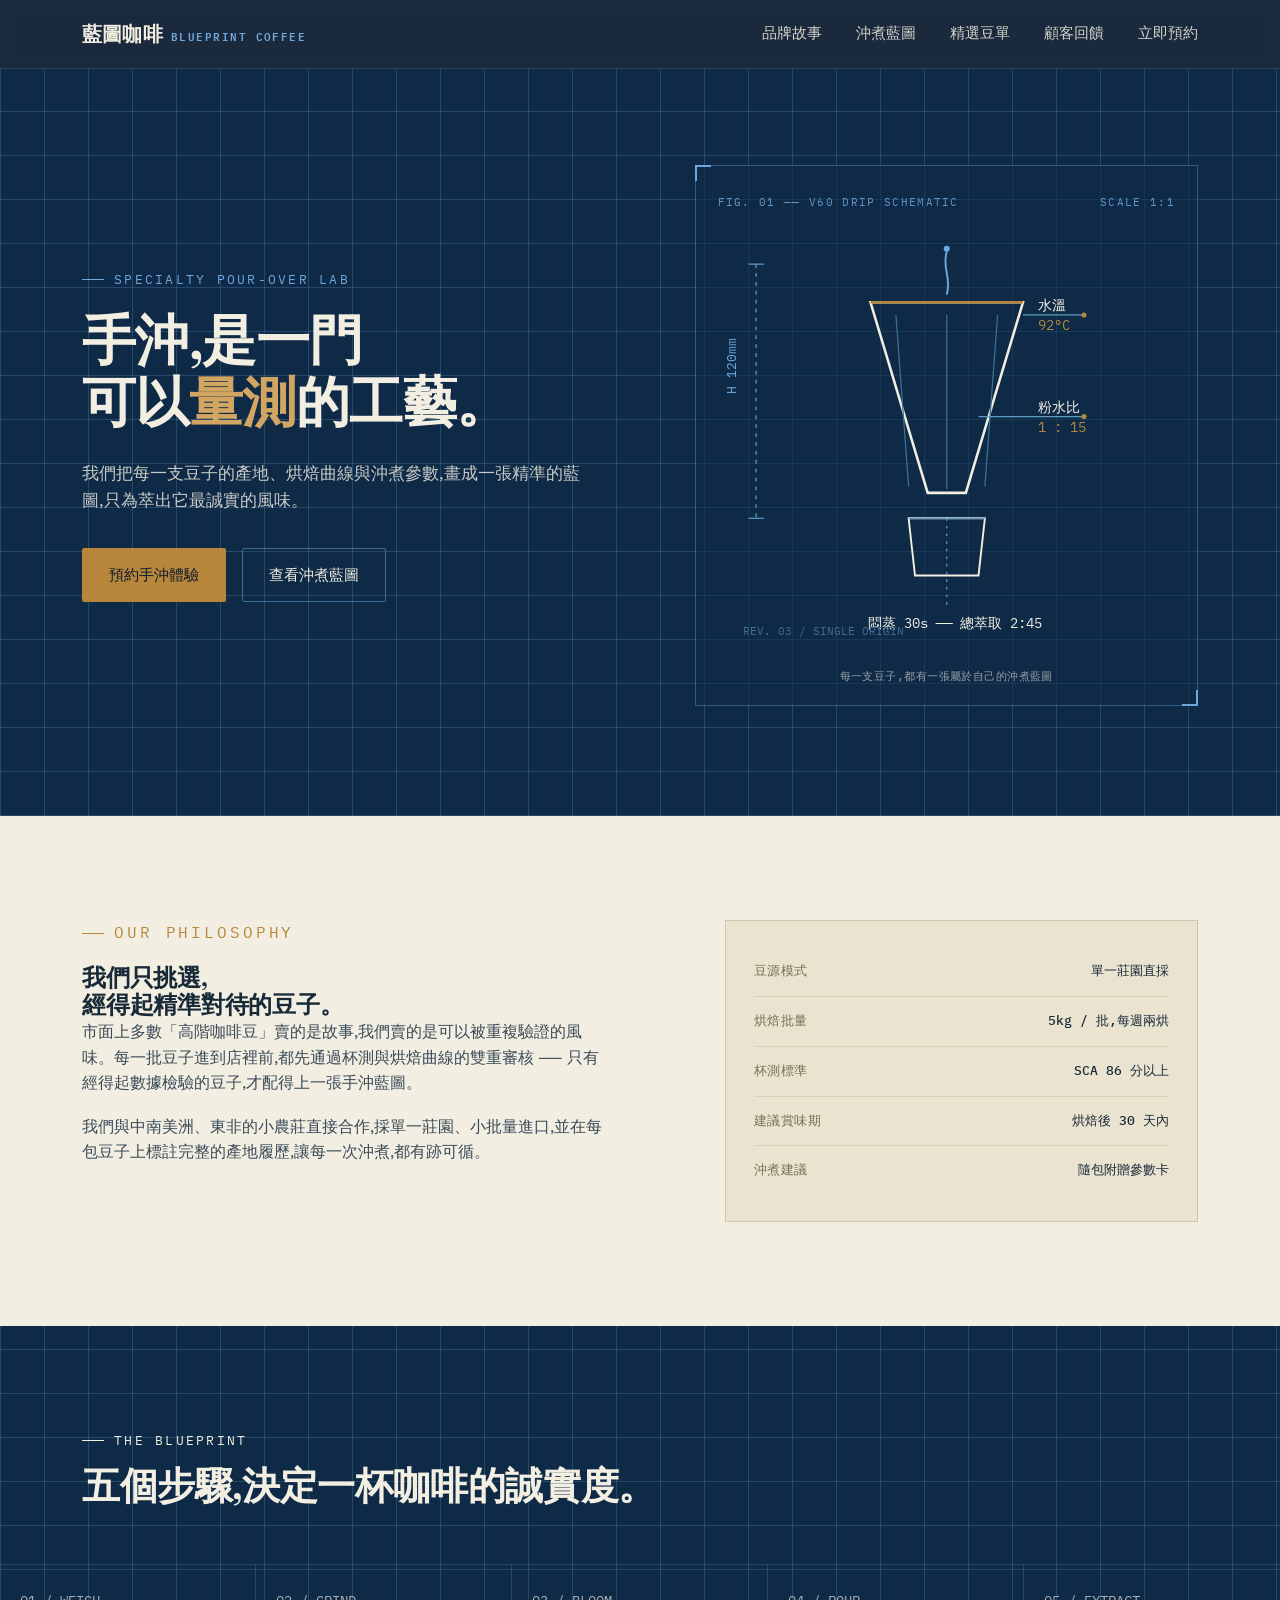
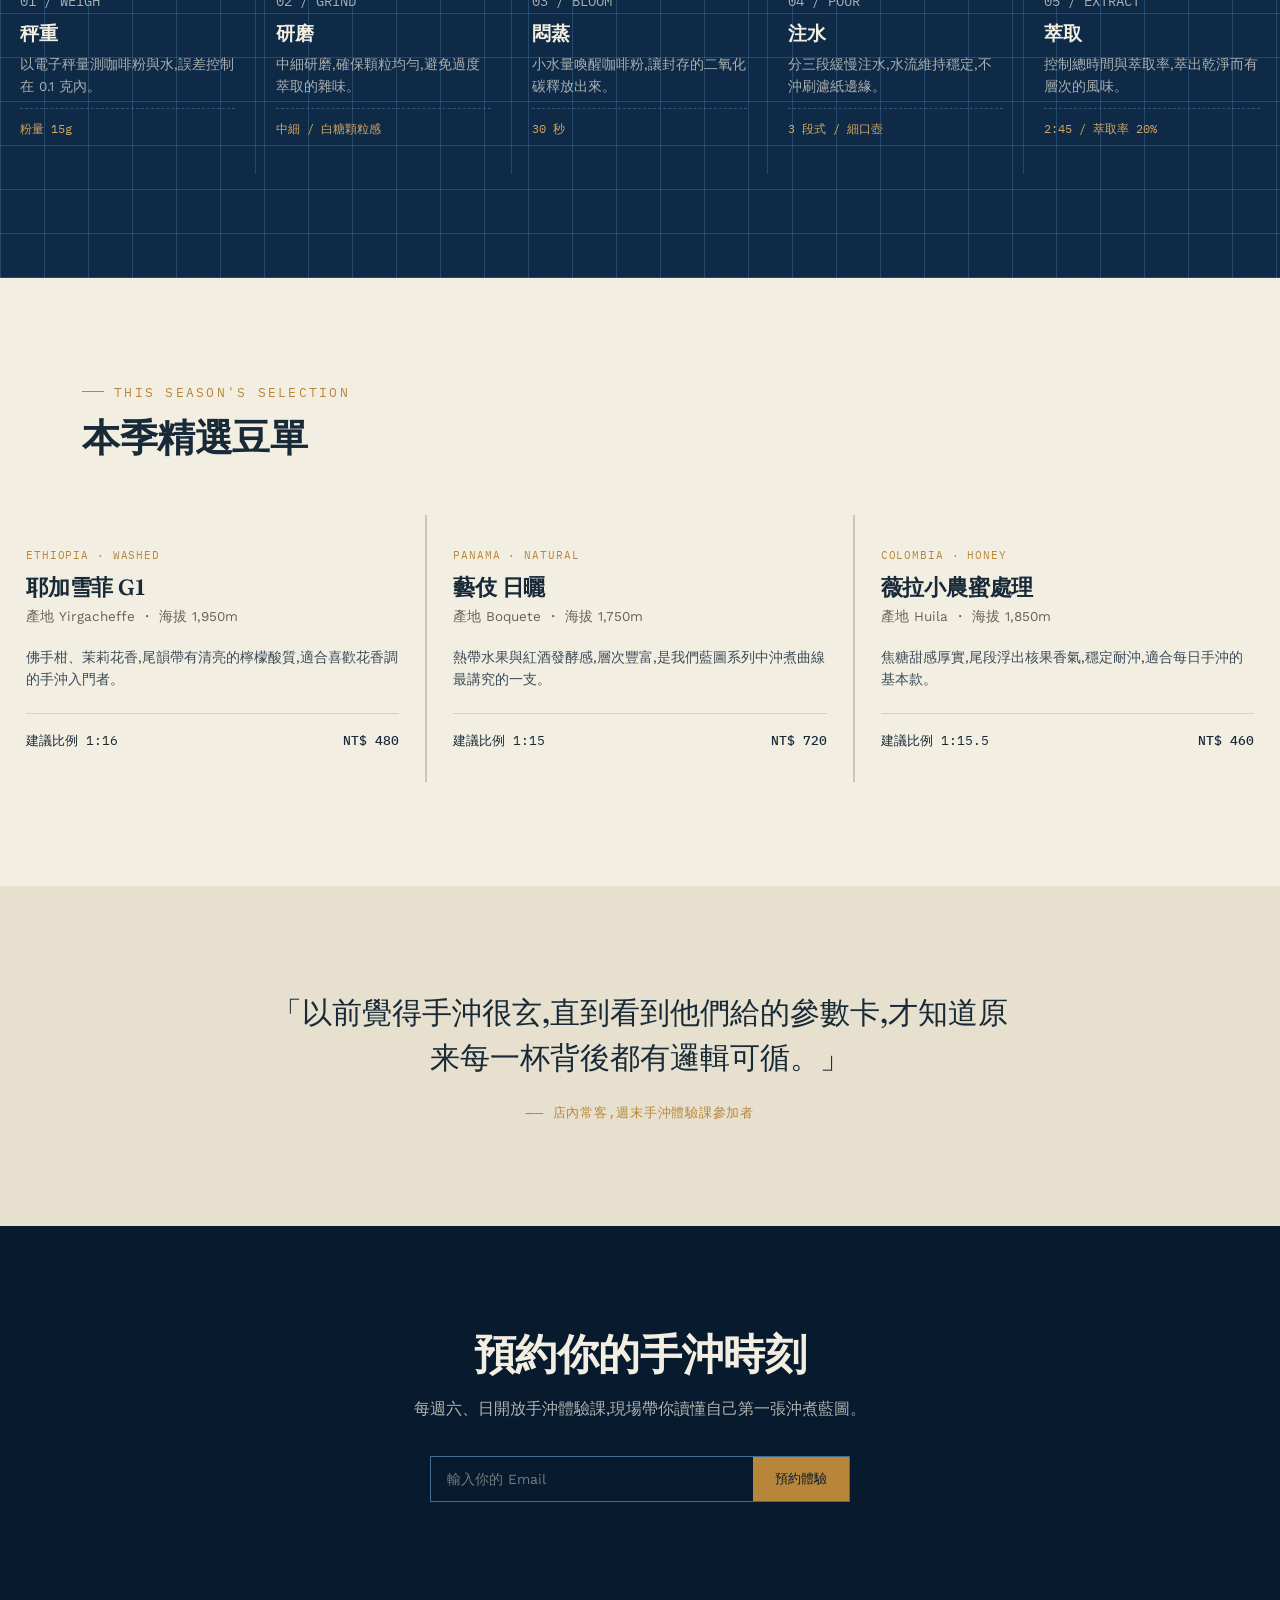
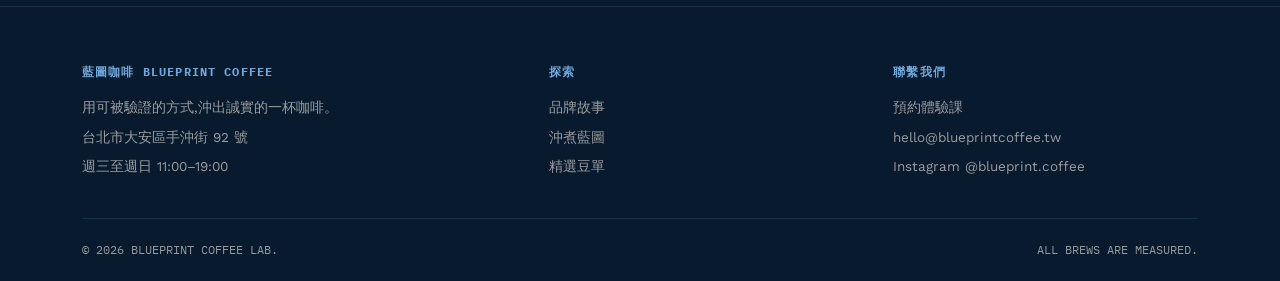
<file: docs/index.html>
<!DOCTYPE html>
<html lang="zh-Hant">
<head>
<meta charset="UTF-8">
<meta name="viewport" content="width=device-width, initial-scale=1.0">
<title>藍圖咖啡 Blueprint Coffee ── 精準手沖,誠實風味</title>
<link rel="preconnect" href="https://fonts.googleapis.com">
<link rel="preconnect" href="https://fonts.gstatic.com" crossorigin>
<link href="https://fonts.googleapis.com/css2?family=Fraunces:opsz,wght@9..144,400;9..144,500;9..144,600;9..144,700&family=Work+Sans:wght@300;400;500;600&family=IBM+Plex+Mono:wght@400;500&display=swap" rel="stylesheet">
<style>
  :root{
    --ink-black:#081A2E;
    --blueprint:#0E2A47;
    --blueprint-line:#3E6E96;
    --blueprint-line-soft:rgba(94,155,197,0.28);
    --paper:#F3EEE2;
    --paper-dim:#E7E0CE;
    --brass:#B8863B;
    --brass-light:#D2A662;
    --sky:#6FA8DC;
    --ink-on-paper:#182A38;
    --max-w:1180px;
  }

  *{margin:0;padding:0;box-sizing:border-box;}
  html{scroll-behavior:smooth;}
  body{
    font-family:'Work Sans', sans-serif;
    background:var(--paper);
    color:var(--ink-on-paper);
    line-height:1.6;
    -webkit-font-smoothing:antialiased;
  }
  a{color:inherit;text-decoration:none;}
  img,svg{display:block;max-width:100%;}
  .container{max-width:var(--max-w);margin:0 auto;padding:0 32px;}
  .eyebrow{
    font-family:'IBM Plex Mono', monospace;
    font-size:12.5px;
    letter-spacing:0.18em;
    text-transform:uppercase;
    display:flex;
    align-items:center;
    gap:10px;
  }
  .eyebrow::before{
    content:"";
    width:22px;height:1px;
    background:currentColor;
    display:inline-block;
  }
  h1,h2,h3{
    font-family:'Fraunces', serif;
    font-weight:600;
    line-height:1.15;
    letter-spacing:-0.01em;
  }
  .btn{
    display:inline-flex;
    align-items:center;
    gap:10px;
    padding:14px 26px;
    border-radius:2px;
    font-family:'Work Sans', sans-serif;
    font-size:15px;
    font-weight:500;
    border:1px solid transparent;
    cursor:pointer;
    transition:transform .25s ease, background .25s ease, border-color .25s ease, color .25s ease;
  }
  .btn:focus-visible{outline:2px solid var(--sky);outline-offset:3px;}
  .btn-primary{background:var(--brass);color:var(--ink-black);}
  .btn-primary:hover{background:var(--brass-light);transform:translateY(-1px);}
  .btn-ghost{border-color:var(--blueprint-line);color:var(--paper);}
  .btn-ghost:hover{border-color:var(--sky);color:var(--sky);}
  .btn-ghost.on-paper{border-color:var(--ink-on-paper);color:var(--ink-on-paper);}
  .btn-ghost.on-paper:hover{border-color:var(--brass);color:var(--brass);}

  /* ---------- NAV ---------- */
  header{
    position:sticky;top:0;z-index:50;
    background:rgba(8,26,46,0.92);
    backdrop-filter:blur(6px);
    border-bottom:1px solid rgba(94,155,197,0.2);
  }
  nav{
    max-width:var(--max-w);margin:0 auto;padding:18px 32px;
    display:flex;align-items:center;justify-content:space-between;
    color:var(--paper);
  }
  .logo{
    font-family:'Fraunces', serif;
    font-size:20px;font-weight:600;letter-spacing:0.01em;
    color:var(--paper);display:flex;align-items:baseline;gap:8px;
  }
  .logo span{
    font-family:'IBM Plex Mono', monospace;
    font-size:10.5px;letter-spacing:0.14em;color:var(--sky);
  }
  .nav-links{display:flex;gap:34px;font-size:14.5px;}
  .nav-links a{opacity:0.85;transition:opacity .2s;}
  .nav-links a:hover{opacity:1;color:var(--sky);}
  .nav-toggle{display:none;background:none;border:none;color:var(--paper);font-size:24px;cursor:pointer;}

  @media (max-width:860px){
    .nav-links{
      position:absolute;top:100%;left:0;right:0;
      background:var(--ink-black);
      flex-direction:column;gap:0;
      max-height:0;overflow:hidden;
      transition:max-height .3s ease;
    }
    .nav-links.open{max-height:320px;}
    .nav-links a{padding:16px 32px;border-top:1px solid rgba(94,155,197,0.15);}
    .nav-toggle{display:block;}
  }

  /* ---------- HERO ---------- */
  .hero{
    background:
      repeating-linear-gradient(0deg, var(--blueprint-line-soft) 0, var(--blueprint-line-soft) 1px, transparent 1px, transparent 44px),
      repeating-linear-gradient(90deg, var(--blueprint-line-soft) 0, var(--blueprint-line-soft) 1px, transparent 1px, transparent 44px),
      var(--blueprint);
    color:var(--paper);
    padding:96px 0 110px;
    position:relative;
    overflow:hidden;
  }
  .hero-grid{
    max-width:var(--max-w);margin:0 auto;padding:0 32px;
    display:grid;grid-template-columns:1.05fr 0.95fr;gap:56px;align-items:center;
  }
  .hero h1{font-size:clamp(34px,4.6vw,54px);margin:20px 0 26px;color:var(--paper);}
  .hero h1 em{font-style:normal;color:var(--brass-light);}
  .hero p.lede{font-size:17px;max-width:46ch;color:rgba(243,238,226,0.82);margin-bottom:34px;}
  .hero-cta{display:flex;gap:16px;flex-wrap:wrap;}
  .hero-eyebrow{color:var(--sky);margin-bottom:6px;}

  .blueprint-plate{
    position:relative;
    border:1px solid rgba(94,155,197,0.45);
    background:rgba(15,42,71,0.55);
    padding:28px 22px 20px;
  }
  .blueprint-plate::before,.blueprint-plate::after,
  .plate-corner-tl,.plate-corner-br{
    content:"";position:absolute;width:14px;height:14px;
    border-color:var(--sky);
  }
  .blueprint-plate::before{top:-1px;left:-1px;border-top:2px solid var(--sky);border-left:2px solid var(--sky);}
  .blueprint-plate::after{bottom:-1px;right:-1px;border-bottom:2px solid var(--sky);border-right:2px solid var(--sky);}
  .plate-label{
    font-family:'IBM Plex Mono', monospace;font-size:11px;letter-spacing:0.12em;
    color:var(--sky);display:flex;justify-content:space-between;margin-bottom:14px;opacity:0.85;
  }
  .plate-caption{
    font-family:'IBM Plex Mono', monospace;font-size:11px;color:rgba(243,238,226,0.6);
    text-align:center;margin-top:10px;letter-spacing:0.04em;
  }

  @media (max-width:900px){
    .hero-grid{grid-template-columns:1fr;}
    .hero{padding:64px 0 76px;}
  }

  /* ---------- SECTION SHARED ---------- */
  section{padding:104px 0;}
  .section-head{max-width:640px;margin-bottom:56px;}
  .section-head h2{font-size:clamp(26px,3.2vw,38px);margin-top:14px;}
  .on-dark{background:var(--ink-black);color:var(--paper);}
  .on-dark .eyebrow{color:var(--sky);}
  .on-paper .eyebrow{color:var(--brass);}

  /* ---------- ABOUT / SPEC SHEET ---------- */
  .about-grid{display:grid;grid-template-columns:1.1fr 0.9fr;gap:64px;align-items:start;}
  .about-grid p{font-size:16px;color:#3a4b58;max-width:52ch;margin-bottom:18px;}
  .spec-sheet{border:1px solid #cfc6ac;background:#EAE3D0;padding:26px 28px;}
  .spec-row{
    display:flex;justify-content:space-between;gap:20px;
    padding:14px 0;border-bottom:1px solid #d8d0b8;
    font-family:'IBM Plex Mono', monospace;font-size:13px;
  }
  .spec-row:last-child{border-bottom:none;}
  .spec-row dt{color:#7a6f52;letter-spacing:0.04em;}
  .spec-row dd{font-weight:500;color:var(--ink-on-paper);text-align:right;}

  @media (max-width:860px){ .about-grid{grid-template-columns:1fr;} }

  /* ---------- PROCESS BLUEPRINT ---------- */
  .process{
    background:
      repeating-linear-gradient(0deg, var(--blueprint-line-soft) 0, var(--blueprint-line-soft) 1px, transparent 1px, transparent 44px),
      repeating-linear-gradient(90deg, var(--blueprint-line-soft) 0, var(--blueprint-line-soft) 1px, transparent 1px, transparent 44px),
      var(--blueprint);
    color:var(--paper);
  }
  .steps{
    display:grid;grid-template-columns:repeat(5,1fr);gap:0;
    border-top:1px solid var(--blueprint-line-soft);
  }
  .step{
    padding:26px 20px;border-right:1px solid var(--blueprint-line-soft);position:relative;
  }
  .step:last-child{border-right:none;}
  .step-index{font-family:'IBM Plex Mono', monospace;font-size:12px;color:var(--sky);margin-bottom:14px;}
  .step h3{font-size:19px;color:var(--paper);margin-bottom:10px;font-weight:600;}
  .step p{font-size:13.5px;color:rgba(243,238,226,0.68);margin-bottom:10px;}
  .step .metric{
    font-family:'IBM Plex Mono', monospace;font-size:12px;color:var(--brass-light);
    border-top:1px dashed rgba(94,155,197,0.4);padding-top:10px;
  }
  @media (max-width:960px){
    .steps{grid-template-columns:1fr 1fr;}
    .step{border-right:1px solid var(--blueprint-line-soft);border-bottom:1px solid var(--blueprint-line-soft);}
    .step:nth-child(2n){border-right:none;}
  }
  @media (max-width:560px){
    .steps{grid-template-columns:1fr;}
    .step{border-right:none;}
  }

  /* ---------- BEANS ---------- */
  .bean-grid{display:grid;grid-template-columns:repeat(3,1fr);gap:2px;background:#cfc6ac;}
  .bean-card{
    background:var(--paper);padding:32px 26px;position:relative;
    display:flex;flex-direction:column;height:100%;
  }
  .bean-tag{
    font-family:'IBM Plex Mono', monospace;font-size:11px;color:var(--brass);
    letter-spacing:0.08em;margin-bottom:10px;
  }
  .bean-card h3{font-size:22px;margin-bottom:6px;}
  .bean-origin{font-size:13.5px;color:#6b6250;margin-bottom:18px;}
  .bean-notes{font-size:14px;color:#3a4b58;margin-bottom:22px;flex-grow:1;}
  .bean-meta{
    display:flex;justify-content:space-between;align-items:center;
    border-top:1px solid #d8d0b8;padding-top:16px;
    font-family:'IBM Plex Mono', monospace;font-size:12.5px;
  }
  .bean-price{color:var(--ink-on-paper);font-weight:500;}
  @media (max-width:900px){ .bean-grid{grid-template-columns:1fr 1fr;} }
  @media (max-width:600px){ .bean-grid{grid-template-columns:1fr;} }

  /* ---------- QUOTE ---------- */
  .quote-section{background:var(--paper-dim);}
  .quote-wrap{max-width:760px;margin:0 auto;text-align:center;}
  blockquote{
    font-family:'Fraunces', serif;font-size:clamp(22px,2.6vw,30px);
    font-weight:500;line-height:1.5;color:var(--ink-on-paper);margin-bottom:22px;
  }
  .quote-attr{font-family:'IBM Plex Mono', monospace;font-size:12.5px;color:var(--brass);letter-spacing:0.06em;}

  /* ---------- CTA / FOOTER ---------- */
  .cta-section{background:var(--ink-black);color:var(--paper);text-align:center;}
  .cta-section h2{font-size:clamp(28px,3.6vw,42px);margin-bottom:18px;}
  .cta-section p{color:rgba(243,238,226,0.72);max-width:48ch;margin:0 auto 34px;}
  .cta-form{
    display:flex;max-width:420px;margin:0 auto;gap:0;border:1px solid var(--blueprint-line);
  }
  .cta-form input{
    flex:1;background:transparent;border:none;padding:14px 16px;
    color:var(--paper);font-family:'Work Sans', sans-serif;font-size:14px;
  }
  .cta-form input::placeholder{color:rgba(243,238,226,0.45);}
  .cta-form input:focus{outline:none;}
  .cta-form button{
    background:var(--brass);color:var(--ink-black);border:none;
    padding:0 22px;font-weight:500;cursor:pointer;font-family:'Work Sans', sans-serif;
    transition:background .2s;
  }
  .cta-form button:hover{background:var(--brass-light);}

  footer{background:var(--ink-black);border-top:1px solid rgba(94,155,197,0.18);color:rgba(243,238,226,0.6);}
  .footer-grid{
    display:grid;grid-template-columns:1.4fr 1fr 1fr;gap:40px;padding:56px 0 32px;
    font-size:13.5px;
  }
  .footer-grid h4{
    font-family:'IBM Plex Mono', monospace;font-size:11.5px;letter-spacing:0.1em;
    color:var(--sky);margin-bottom:16px;text-transform:uppercase;
  }
  .footer-grid p, .footer-grid a{display:block;margin-bottom:8px;color:rgba(243,238,226,0.62);}
  .footer-grid a:hover{color:var(--paper);}
  .footer-bottom{
    border-top:1px solid rgba(94,155,197,0.15);padding:22px 0;
    font-family:'IBM Plex Mono', monospace;font-size:11.5px;
    display:flex;justify-content:space-between;flex-wrap:wrap;gap:10px;
  }
  @media (max-width:700px){ .footer-grid{grid-template-columns:1fr;} }

  /* ---------- REVEAL ---------- */
  .reveal{opacity:0;transform:translateY(18px);transition:opacity .7s ease, transform .7s ease;}
  .reveal.in{opacity:1;transform:translateY(0);}
  @media (prefers-reduced-motion: reduce){
    .reveal{opacity:1;transform:none;transition:none;}
    html{scroll-behavior:auto;}
  }
</style>
</head>
<body>

<header>
  <nav>
    <a href="#top" class="logo">藍圖咖啡<span>BLUEPRINT COFFEE</span></a>
    <button class="nav-toggle" id="navToggle" aria-label="開啟選單" aria-expanded="false">☰</button>
    <div class="nav-links" id="navLinks">
      <a href="#about">品牌故事</a>
      <a href="#process">沖煮藍圖</a>
      <a href="#beans">精選豆單</a>
      <a href="#quote">顧客回饋</a>
      <a href="#cta">立即預約</a>
    </div>
  </nav>
</header>

<section class="hero" id="top">
  <div class="hero-grid">
    <div>
      <p class="eyebrow hero-eyebrow">SPECIALTY POUR-OVER LAB</p>
      <h1>手沖,是一門<br>可以<em>量測</em>的工藝。</h1>
      <p class="lede">我們把每一支豆子的產地、烘焙曲線與沖煮參數,畫成一張精準的藍圖,只為萃出它最誠實的風味。</p>
      <div class="hero-cta">
        <a href="#cta" class="btn btn-primary">預約手沖體驗</a>
        <a href="#process" class="btn btn-ghost">查看沖煮藍圖</a>
      </div>
    </div>

    <div class="blueprint-plate reveal">
      <div class="plate-label"><span>FIG. 01 ── V60 DRIP SCHEMATIC</span><span>SCALE 1:1</span></div>
      <svg viewBox="0 0 360 340" xmlns="http://www.w3.org/2000/svg" role="img" aria-label="V60 手沖濾杯示意圖,標註水溫、粉水比、悶蒸與總萃取時間">
        <!-- dimension lines -->
        <line x1="30" y1="30" x2="30" y2="230" stroke="#5E9BC5" stroke-width="1" stroke-dasharray="3 4"/>
        <line x1="24" y1="30" x2="36" y2="30" stroke="#5E9BC5" stroke-width="1"/>
        <line x1="24" y1="230" x2="36" y2="230" stroke="#5E9BC5" stroke-width="1"/>
        <text x="14" y="132" fill="#6FA8DC" font-size="10" font-family="IBM Plex Mono, monospace" transform="rotate(-90 14 132)">H 120mm</text>

        <!-- dripper cone -->
        <path d="M120 60 L240 60 L195 210 L165 210 Z" fill="none" stroke="#F3EEE2" stroke-width="2"/>
        <path d="M120 60 L240 60" stroke="#B8863B" stroke-width="2"/>
        <!-- ribs -->
        <line x1="140" y1="70" x2="150" y2="205" stroke="#3E6E96" stroke-width="1"/>
        <line x1="180" y1="70" x2="180" y2="207" stroke="#3E6E96" stroke-width="1"/>
        <line x1="220" y1="70" x2="210" y2="205" stroke="#3E6E96" stroke-width="1"/>

        <!-- server -->
        <path d="M150 230 L210 230 L205 275 L155 275 Z" fill="none" stroke="#F3EEE2" stroke-width="1.5"/>
        <line x1="150" y1="230" x2="210" y2="230" stroke="#5E9BC5" stroke-width="1"/>

        <!-- pour line + droplets -->
        <path d="M180 20 C176 34, 184 40, 180 54" stroke="#6FA8DC" stroke-width="1.5" fill="none"/>
        <circle cx="180" cy="18" r="2.4" fill="#6FA8DC"/>

        <!-- annotation callouts -->
        <line x1="240" y1="70" x2="288" y2="70" stroke="#5E9BC5" stroke-width="1"/>
        <circle cx="288" cy="70" r="2" fill="#B8863B"/>
        <text x="252" y="66" fill="#F3EEE2" font-size="11" font-family="IBM Plex Mono, monospace">水溫</text>
        <text x="252" y="82" fill="#B8863B" font-size="11" font-family="IBM Plex Mono, monospace">92°C</text>

        <line x1="205" y1="150" x2="288" y2="150" stroke="#5E9BC5" stroke-width="1"/>
        <circle cx="288" cy="150" r="2" fill="#B8863B"/>
        <text x="252" y="146" fill="#F3EEE2" font-size="11" font-family="IBM Plex Mono, monospace">粉水比</text>
        <text x="252" y="162" fill="#B8863B" font-size="11" font-family="IBM Plex Mono, monospace">1 : 15</text>

        <line x1="180" y1="230" x2="180" y2="300" stroke="#5E9BC5" stroke-width="1" stroke-dasharray="2 4"/>
        <text x="118" y="316" fill="#F3EEE2" font-size="11" font-family="IBM Plex Mono, monospace">悶蒸 30s ── 總萃取 2:45</text>

        <!-- corner tick -->
        <text x="20" y="322" fill="#3E6E96" font-size="9" font-family="IBM Plex Mono, monospace">REV. 03 / SINGLE ORIGIN</text>
      </svg>
      <p class="plate-caption">每一支豆子,都有一張屬於自己的沖煮藍圖</p>
    </div>
  </div>
</section>

<section class="on-paper" id="about">
  <div class="container">
    <div class="about-grid">
      <div class="reveal">
        <p class="eyebrow">OUR PHILOSOPHY</p>
        <h2>我們只挑選,<br>經得起精準對待的豆子。</h2>
        <p>市面上多數「高階咖啡豆」賣的是故事,我們賣的是可以被重複驗證的風味。每一批豆子進到店裡前,都先通過杯測與烘焙曲線的雙重審核 ── 只有經得起數據檢驗的豆子,才配得上一張手沖藍圖。</p>
        <p>我們與中南美洲、東非的小農莊直接合作,採單一莊園、小批量進口,並在每包豆子上標註完整的產地履歷,讓每一次沖煮,都有跡可循。</p>
      </div>
      <dl class="spec-sheet reveal">
        <div class="spec-row"><dt>豆源模式</dt><dd>單一莊園直採</dd></div>
        <div class="spec-row"><dt>烘焙批量</dt><dd>5kg / 批,每週兩烘</dd></div>
        <div class="spec-row"><dt>杯測標準</dt><dd>SCA 86 分以上</dd></div>
        <div class="spec-row"><dt>建議賞味期</dt><dd>烘焙後 30 天內</dd></div>
        <div class="spec-row"><dt>沖煮建議</dt><dd>隨包附贈參數卡</dd></div>
      </dl>
    </div>
  </div>
</section>

<section class="process" id="process">
  <div class="container">
    <div class="section-head reveal">
      <p class="eyebrow">THE BLUEPRINT</p>
      <h2>五個步驟,決定一杯咖啡的誠實度。</h2>
    </div>
  </div>
  <div class="steps reveal">
    <div class="step">
      <p class="step-index">01 / WEIGH</p>
      <h3>秤重</h3>
      <p>以電子秤量測咖啡粉與水,誤差控制在 0.1 克內。</p>
      <p class="metric">粉量 15g</p>
    </div>
    <div class="step">
      <p class="step-index">02 / GRIND</p>
      <h3>研磨</h3>
      <p>中細研磨,確保顆粒均勻,避免過度萃取的雜味。</p>
      <p class="metric">中細 / 白糖顆粒感</p>
    </div>
    <div class="step">
      <p class="step-index">03 / BLOOM</p>
      <h3>悶蒸</h3>
      <p>小水量喚醒咖啡粉,讓封存的二氧化碳釋放出來。</p>
      <p class="metric">30 秒</p>
    </div>
    <div class="step">
      <p class="step-index">04 / POUR</p>
      <h3>注水</h3>
      <p>分三段緩慢注水,水流維持穩定,不沖刷濾紙邊緣。</p>
      <p class="metric">3 段式 / 細口壺</p>
    </div>
    <div class="step">
      <p class="step-index">05 / EXTRACT</p>
      <h3>萃取</h3>
      <p>控制總時間與萃取率,萃出乾淨而有層次的風味。</p>
      <p class="metric">2:45 / 萃取率 20%</p>
    </div>
  </div>
</section>

<section class="on-paper" id="beans">
  <div class="container">
    <div class="section-head reveal">
      <p class="eyebrow">THIS SEASON'S SELECTION</p>
      <h2>本季精選豆單</h2>
    </div>
  </div>
  <div class="bean-grid reveal">
    <div class="bean-card">
      <p class="bean-tag">ETHIOPIA · WASHED</p>
      <h3>耶加雪菲 G1</h3>
      <p class="bean-origin">產地 Yirgacheffe ・ 海拔 1,950m</p>
      <p class="bean-notes">佛手柑、茉莉花香,尾韻帶有清亮的檸檬酸質,適合喜歡花香調的手沖入門者。</p>
      <div class="bean-meta"><span>建議比例 1:16</span><span class="bean-price">NT$ 480</span></div>
    </div>
    <div class="bean-card">
      <p class="bean-tag">PANAMA · NATURAL</p>
      <h3>藝伎 日曬</h3>
      <p class="bean-origin">產地 Boquete ・ 海拔 1,750m</p>
      <p class="bean-notes">熱帶水果與紅酒發酵感,層次豐富,是我們藍圖系列中沖煮曲線最講究的一支。</p>
      <div class="bean-meta"><span>建議比例 1:15</span><span class="bean-price">NT$ 720</span></div>
    </div>
    <div class="bean-card">
      <p class="bean-tag">COLOMBIA · HONEY</p>
      <h3>薇拉小農蜜處理</h3>
      <p class="bean-origin">產地 Huila ・ 海拔 1,850m</p>
      <p class="bean-notes">焦糖甜感厚實,尾段浮出核果香氣,穩定耐沖,適合每日手沖的基本款。</p>
      <div class="bean-meta"><span>建議比例 1:15.5</span><span class="bean-price">NT$ 460</span></div>
    </div>
  </div>
</section>

<section class="quote-section" id="quote">
  <div class="container">
    <div class="quote-wrap reveal">
      <blockquote>「以前覺得手沖很玄,直到看到他們給的參數卡,才知道原来每一杯背後都有邏輯可循。」</blockquote>
      <p class="quote-attr">── 店內常客,週末手沖體驗課參加者</p>
    </div>
  </div>
</section>

<section class="cta-section" id="cta">
  <div class="container">
    <h2 class="reveal">預約你的手沖時刻</h2>
    <p class="reveal">每週六、日開放手沖體驗課,現場帶你讀懂自己第一張沖煮藍圖。</p>
    <form class="cta-form reveal" onsubmit="event.preventDefault(); this.querySelector('button').textContent='已收到,我們會盡快聯繫';">
      <input type="email" placeholder="輸入你的 Email" required aria-label="Email">
      <button type="submit">預約體驗</button>
    </form>
  </div>
</section>

<footer>
  <div class="container">
    <div class="footer-grid">
      <div>
        <h4>藍圖咖啡 BLUEPRINT COFFEE</h4>
        <p>用可被驗證的方式,沖出誠實的一杯咖啡。</p>
        <p>台北市大安區手沖街 92 號</p>
        <p>週三至週日 11:00–19:00</p>
      </div>
      <div>
        <h4>探索</h4>
        <a href="#about">品牌故事</a>
        <a href="#process">沖煮藍圖</a>
        <a href="#beans">精選豆單</a>
      </div>
      <div>
        <h4>聯繫我們</h4>
        <a href="#cta">預約體驗課</a>
        <a href="mailto:hello@blueprintcoffee.tw">hello@blueprintcoffee.tw</a>
        <a href="#top">Instagram @blueprint.coffee</a>
      </div>
    </div>
    <div class="footer-bottom">
      <span>© 2026 BLUEPRINT COFFEE LAB.</span>
      <span>ALL BREWS ARE MEASURED.</span>
    </div>
  </div>
</footer>

<script>
  // mobile nav toggle
  const navToggle = document.getElementById('navToggle');
  const navLinks = document.getElementById('navLinks');
  navToggle.addEventListener('click', () => {
    const isOpen = navLinks.classList.toggle('open');
    navToggle.setAttribute('aria-expanded', isOpen);
  });
  navLinks.querySelectorAll('a').forEach(a => a.addEventListener('click', () => {
    navLinks.classList.remove('open');
    navToggle.setAttribute('aria-expanded', 'false');
  }));

  // scroll reveal
  const prefersReduced = window.matchMedia('(prefers-reduced-motion: reduce)').matches;
  if (!prefersReduced && 'IntersectionObserver' in window) {
    const io = new IntersectionObserver((entries) => {
      entries.forEach(entry => {
        if (entry.isIntersecting) {
          entry.target.classList.add('in');
          io.unobserve(entry.target);
        }
      });
    }, { threshold: 0.15 });
    document.querySelectorAll('.reveal').forEach(el => io.observe(el));
  } else {
    document.querySelectorAll('.reveal').forEach(el => el.classList.add('in'));
  }
</script>

</body>
</html>
</file>
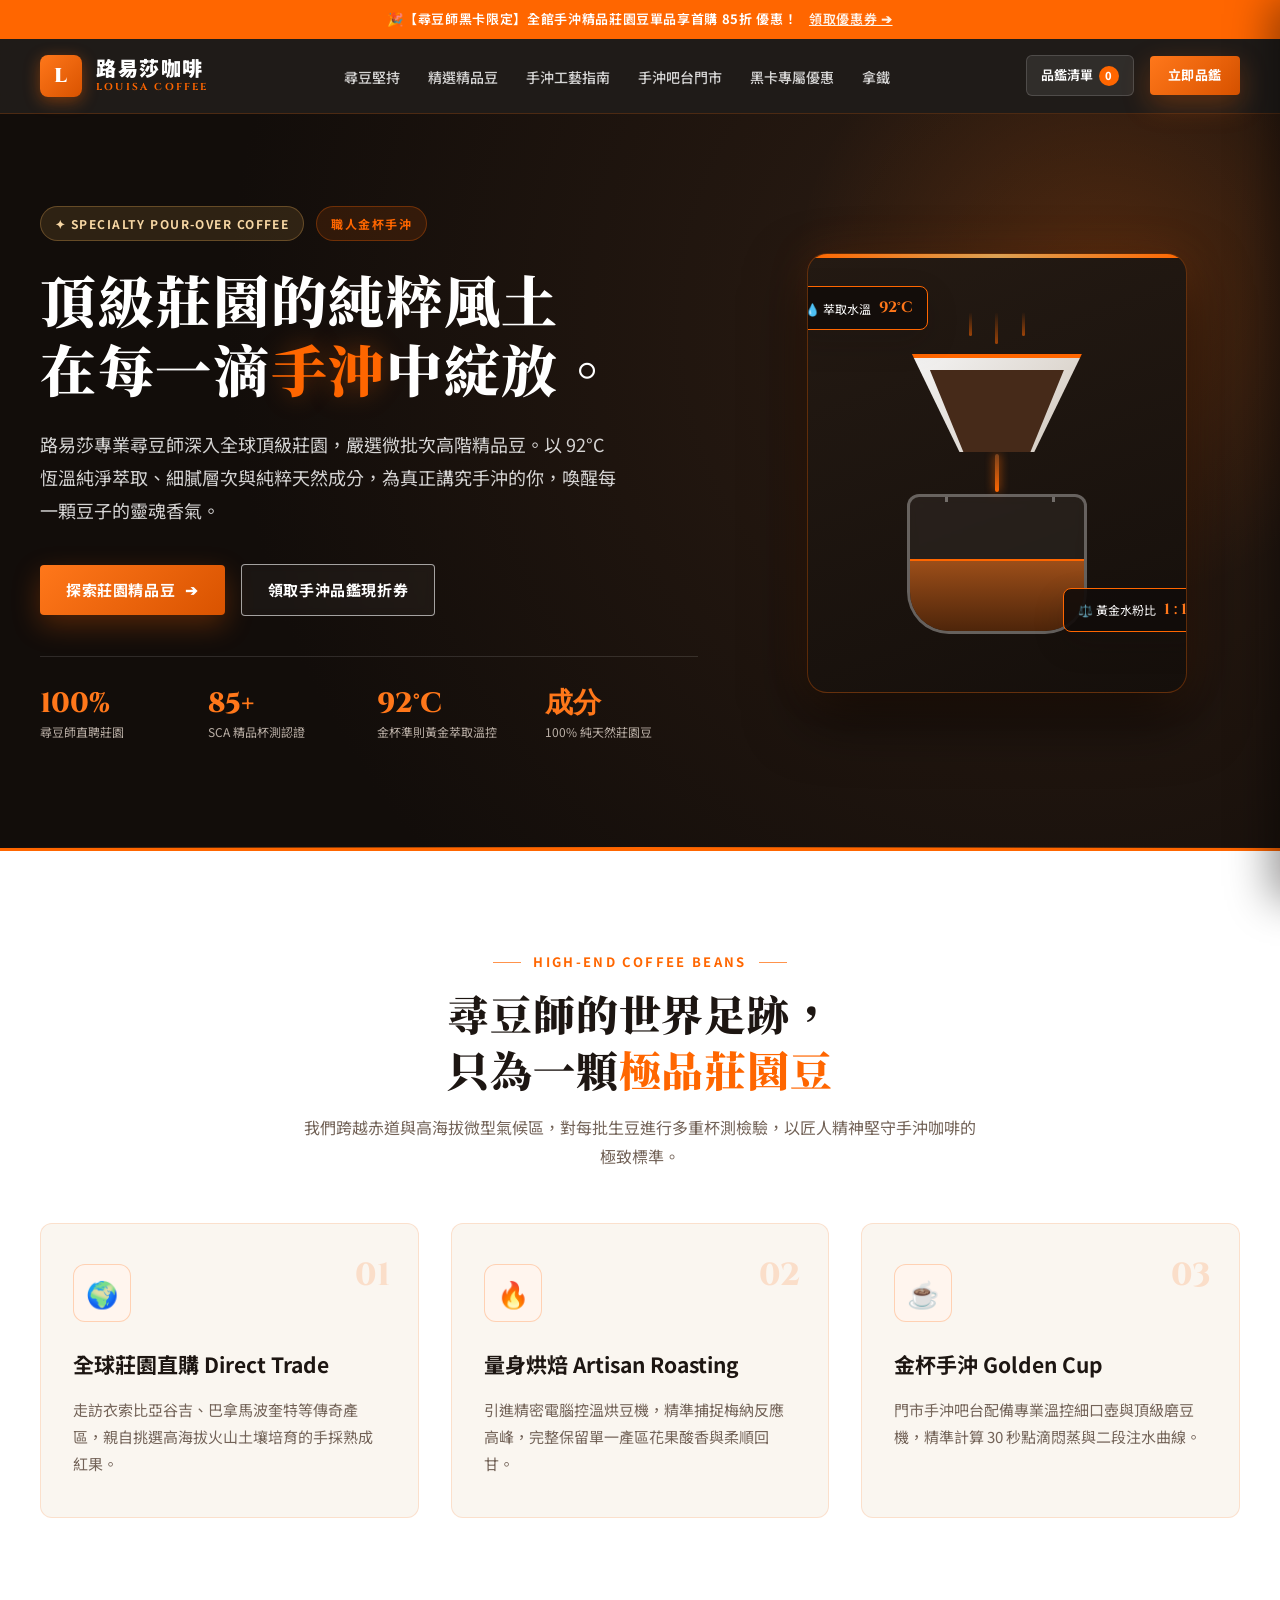
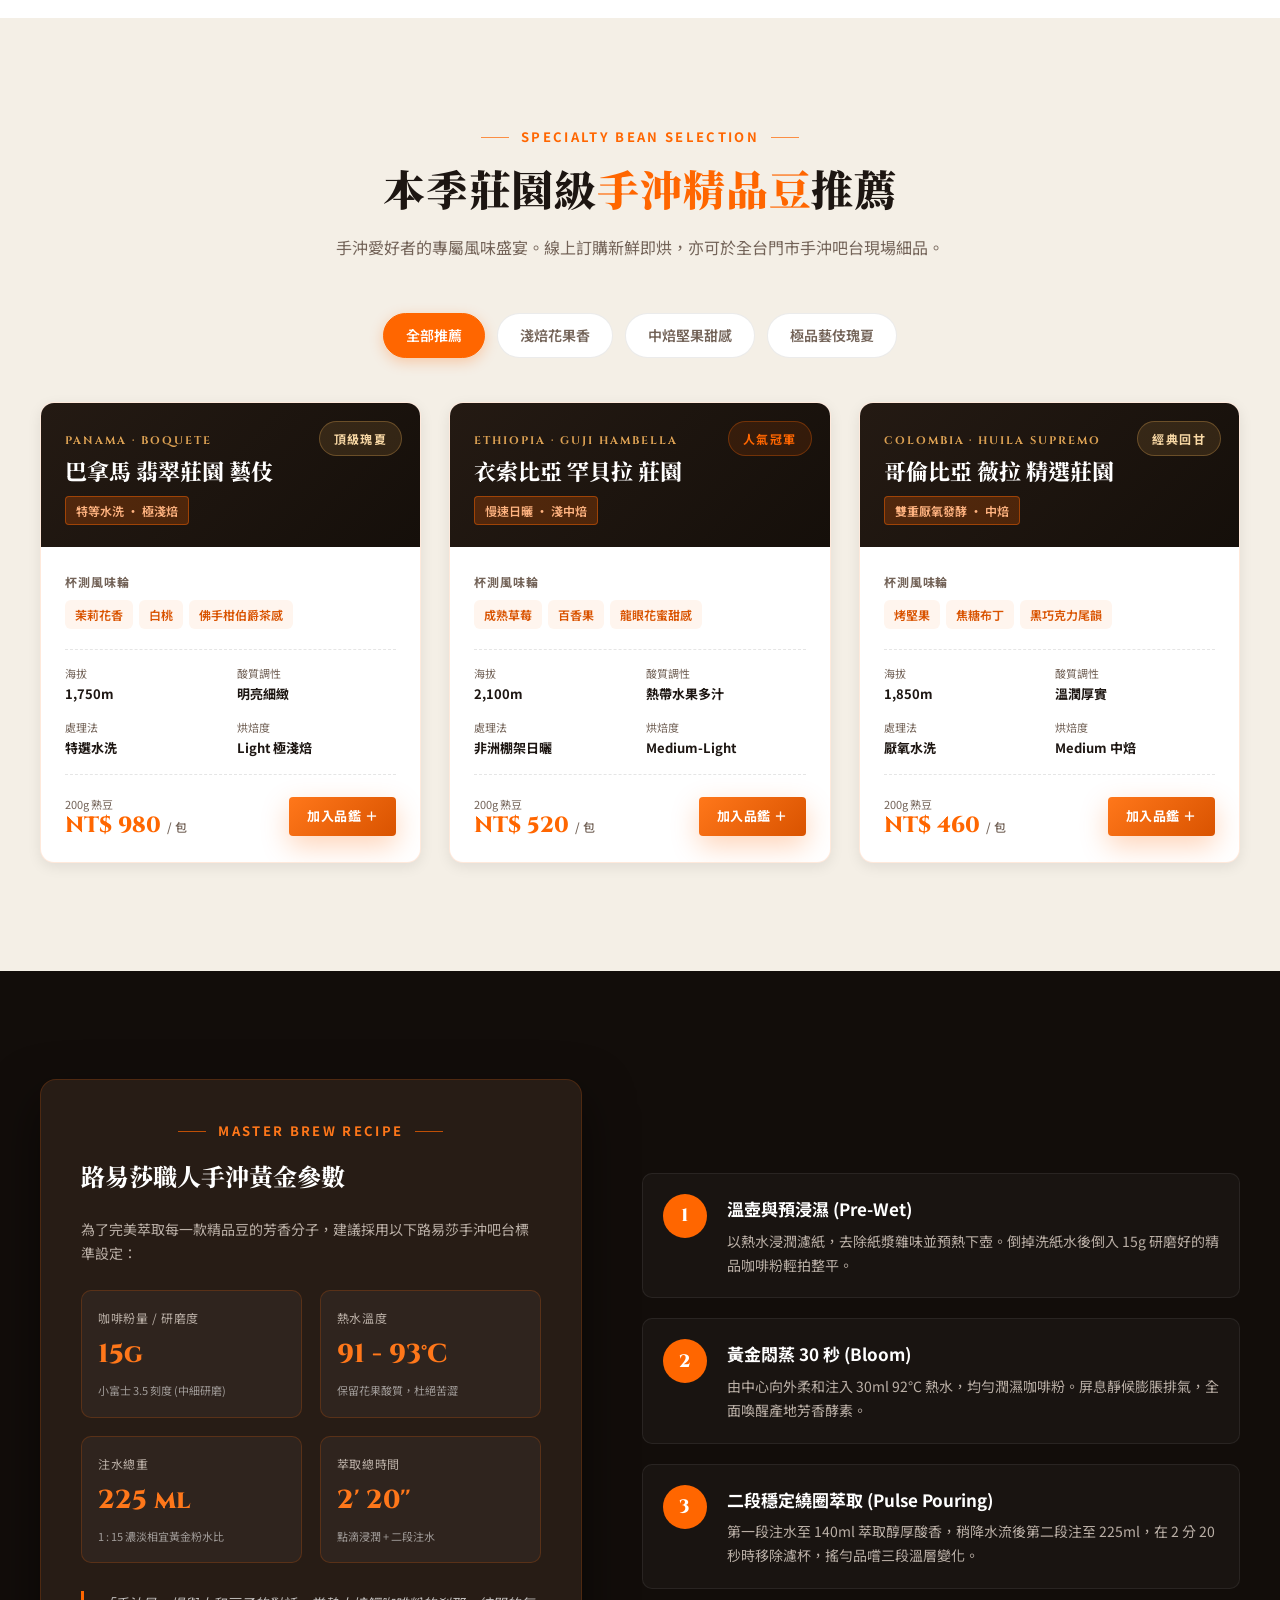
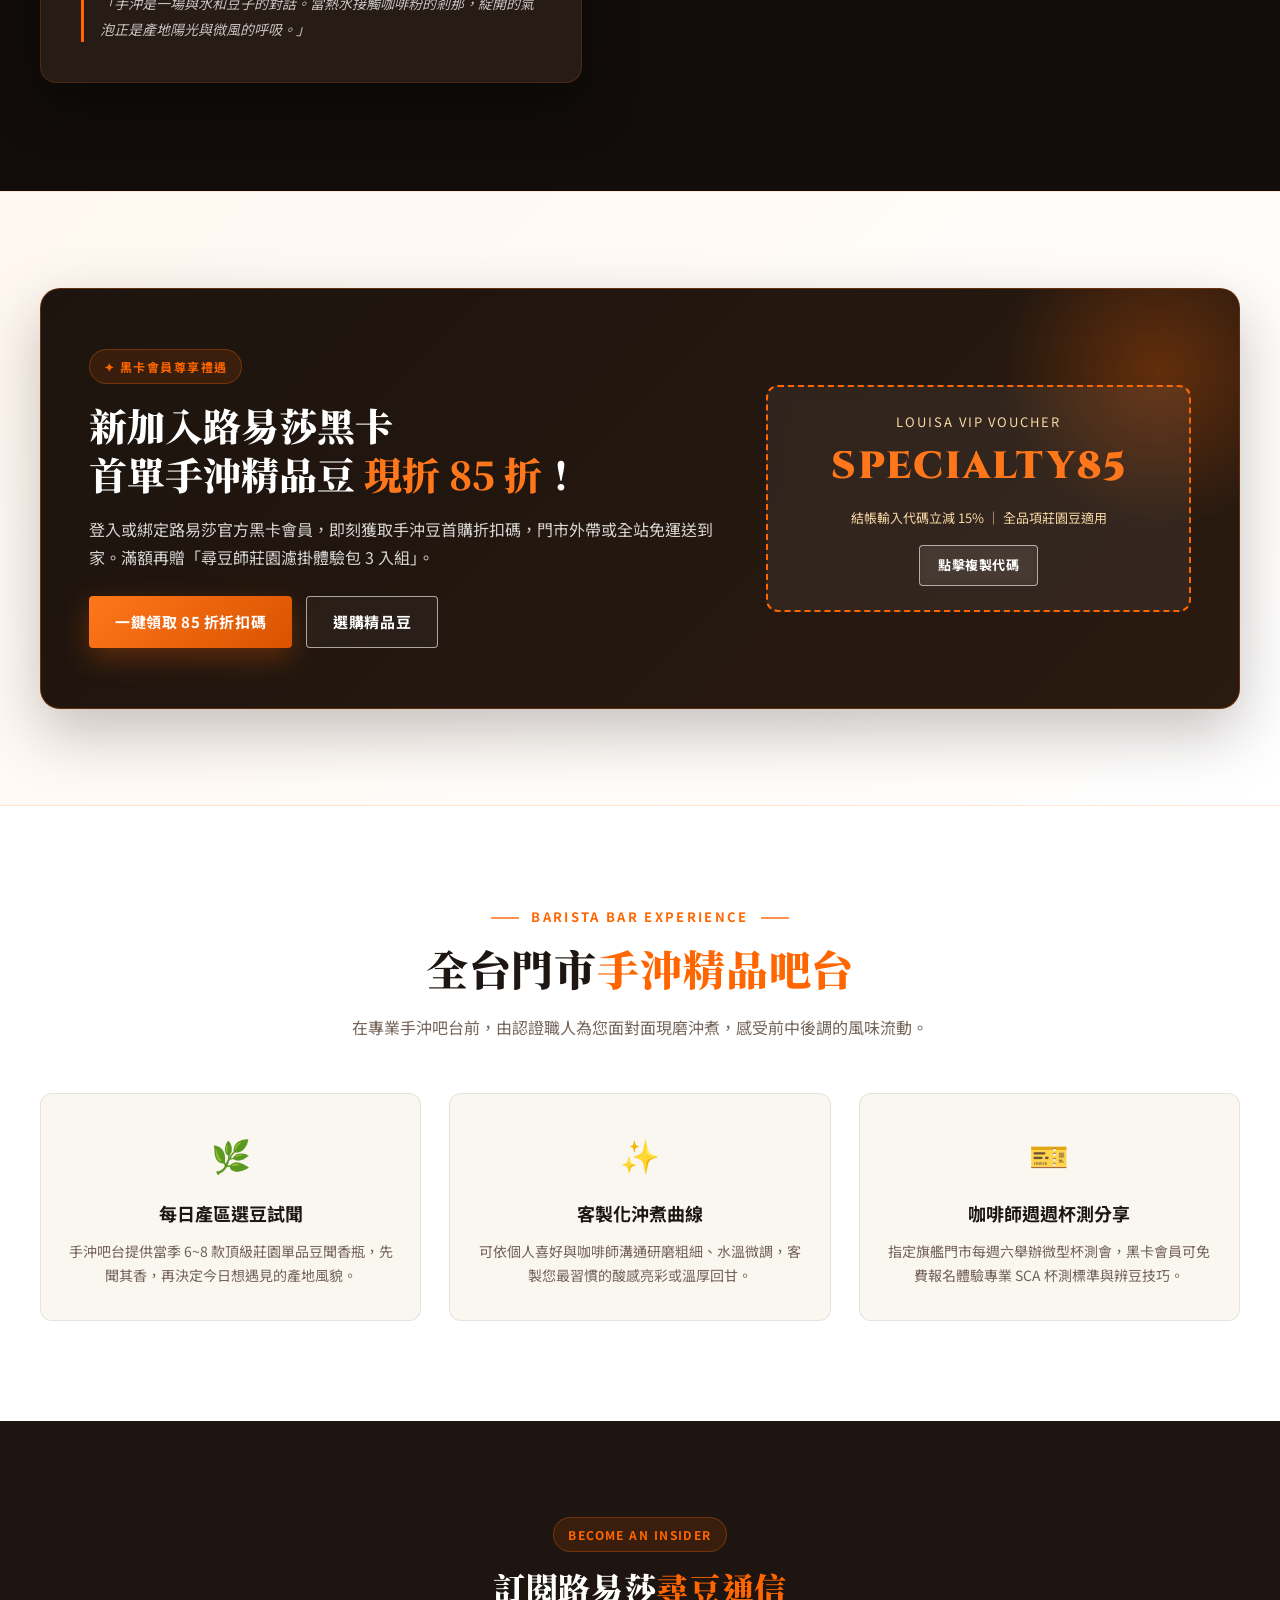
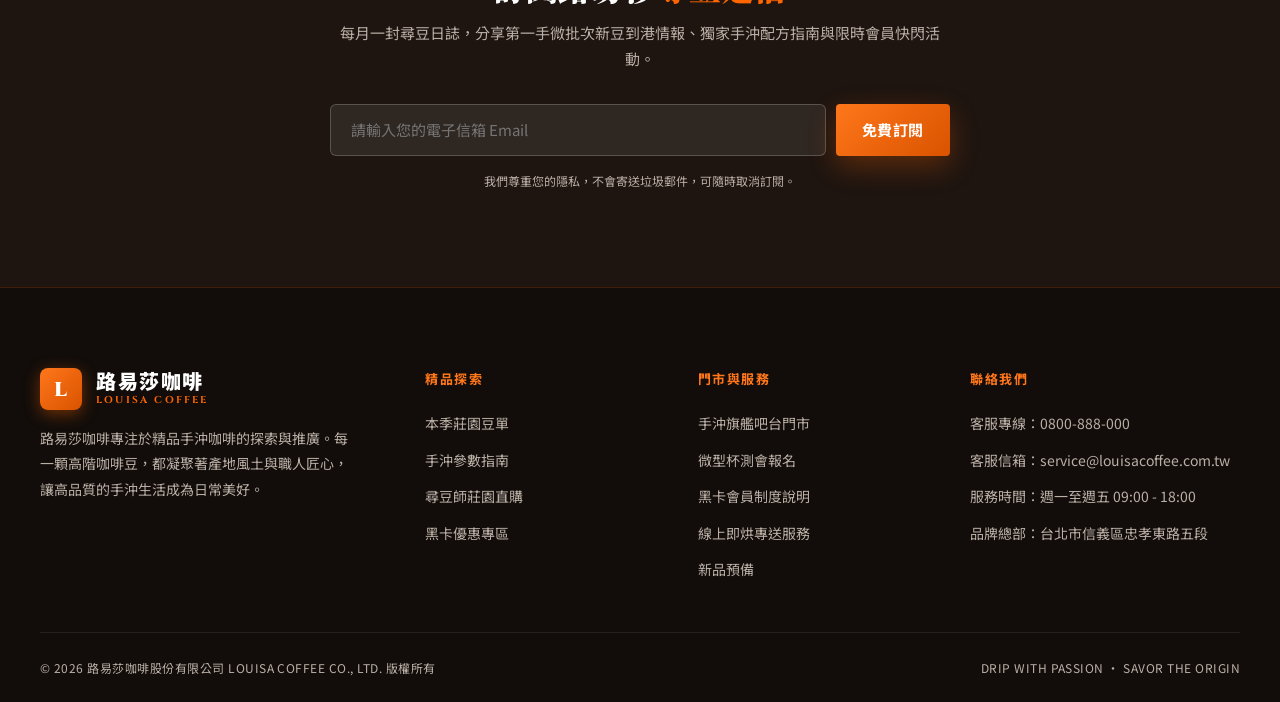
<file: onepage/index.html>
<!DOCTYPE html>
<html lang="zh-Hant">
<head>
  <meta charset="UTF-8">
  <meta name="viewport" content="width=device-width, initial-scale=1.0">
  <meta name="description" content="路易莎咖啡 LOUISA COFFEE｜為手沖精品喜好者打造。嚴選全球高階莊園咖啡豆，以職人手沖溫控與金杯準則，喚醒純粹純淨的風土滋味。立即探索當季限量單品豆與品鑑專屬禮遇。">
  <title>路易莎咖啡 LOUISA COFFEE｜莊園級手沖精品咖啡</title>
  <link rel="preconnect" href="https://fonts.googleapis.com">
  <link rel="preconnect" href="https://fonts.gstatic.com" crossorigin>
  <link href="https://fonts.googleapis.com/css2?family=Cinzel:wght@600;700;800;900&family=Noto+Sans+TC:wght@400;500;600;700&family=Noto+Serif+TC:wght@500;600;700;900&display=swap" rel="stylesheet">
  <style>
    :root {
      --orange: #FF6600;
      --orange-bright: #FF771A;
      --orange-dark: #D95300;
      --orange-glow: rgba(255, 102, 0, 0.28);
      --orange-mist: #FFF5EE;
      --gold: #DCA153;
      --gold-light: #F7D7A4;
      --dark-espresso: #120D0A;
      --dark-bean: #1E1510;
      --dark-card: #271C15;
      --dark-border: rgba(255, 102, 0, 0.18);
      --cream: #FAF6F0;
      --cream-warm: #F4EFE6;
      --text-main: #1D1612;
      --text-muted: #736358;
      --text-light-muted: #BAAFA6;
      --white: #FFFFFF;
      --shadow-sm: 0 4px 14px rgba(18, 13, 10, 0.08);
      --shadow-md: 0 12px 32px rgba(18, 13, 10, 0.16);
      --shadow-orange: 0 10px 28px rgba(255, 102, 0, 0.28);
      --transition: all 0.28s cubic-bezier(0.4, 0, 0.2, 1);
    }

    * { box-sizing: border-box; margin: 0; padding: 0; }
    html { scroll-behavior: smooth; }
    body {
      color: var(--text-main);
      background-color: var(--cream);
      font-family: "Noto Sans TC", -apple-system, BlinkMacSystemFont, "Segoe UI", Roboto, sans-serif;
      font-size: 16px;
      line-height: 1.75;
      -webkit-font-smoothing: antialiased;
    }

    a { color: inherit; text-decoration: none; transition: var(--transition); }
    button, input, select { font: inherit; }
    button { cursor: pointer; border: none; background: none; }
    ul, ol { list-style: none; }

    .wrap {
      width: min(1200px, calc(100% - 48px));
      margin: 0 auto;
    }
    .serif { font-family: "Noto Serif TC", serif; }
    .display { font-family: "Cinzel", "Noto Serif TC", serif; }

    /* Focus visible */
    :focus-visible {
      outline: 3px solid var(--orange);
      outline-offset: 4px;
    }

    /* Badges & Buttons */
    .badge {
      display: inline-flex;
      align-items: center;
      gap: 7px;
      padding: 6px 14px;
      border-radius: 999px;
      font-size: 12px;
      font-weight: 700;
      letter-spacing: 0.12em;
      text-transform: uppercase;
    }
    .badge-orange {
      color: var(--orange);
      background: rgba(255, 102, 0, 0.12);
      border: 1px solid rgba(255, 102, 0, 0.3);
    }
    .badge-dark {
      color: var(--gold-light);
      background: rgba(220, 161, 83, 0.14);
      border: 1px solid rgba(220, 161, 83, 0.32);
    }

    .btn {
      display: inline-flex;
      align-items: center;
      justify-content: center;
      gap: 10px;
      min-height: 48px;
      padding: 12px 26px;
      border-radius: 4px;
      font-size: 15px;
      font-weight: 700;
      letter-spacing: 0.04em;
      transition: var(--transition);
      white-space: nowrap;
    }
    .btn:hover { transform: translateY(-2px); }
    .btn-orange {
      color: var(--white);
      background: linear-gradient(135deg, var(--orange-bright), var(--orange-dark));
      box-shadow: var(--shadow-orange);
    }
    .btn-orange:hover {
      background: linear-gradient(135deg, #FF8433, var(--orange));
      box-shadow: 0 14px 34px rgba(255, 102, 0, 0.42);
    }
    .btn-outline-white {
      color: var(--white);
      border: 1.5px solid rgba(255, 255, 255, 0.6);
      background: rgba(255, 255, 255, 0.04);
      backdrop-filter: blur(4px);
    }
    .btn-outline-white:hover {
      background: rgba(255, 255, 255, 0.16);
      border-color: var(--white);
    }
    .btn-outline-orange {
      color: var(--orange-dark);
      border: 1.5px solid var(--orange);
      background: transparent;
    }
    .btn-outline-orange:hover {
      color: var(--white);
      background: var(--orange);
    }
    .btn-sm {
      min-height: 38px;
      padding: 8px 18px;
      font-size: 13px;
    }

    /* Section Headings */
    .section-header {
      text-align: center;
      max-width: 680px;
      margin: 0 auto 52px;
    }
    .section-eyebrow {
      display: flex;
      align-items: center;
      justify-content: center;
      gap: 12px;
      margin-bottom: 12px;
      color: var(--orange);
      font-size: 13px;
      font-weight: 700;
      letter-spacing: 0.18em;
    }
    .section-eyebrow::before, .section-eyebrow::after {
      content: "";
      width: 28px;
      height: 1.5px;
      background: var(--orange);
      opacity: 0.7;
    }
    .section-title {
      font-size: clamp(28px, 4.2vw, 42px);
      font-weight: 900;
      line-height: 1.32;
      color: var(--text-main);
      letter-spacing: 0.02em;
    }
    .section-title span.orange { color: var(--orange); }
    .section-desc {
      margin-top: 16px;
      color: var(--text-muted);
      font-size: 16px;
      line-height: 1.8;
    }

    /* Top Announcement Bar */
    .top-promo-bar {
      background: var(--orange);
      color: var(--white);
      font-size: 13px;
      font-weight: 600;
      padding: 8px 16px;
      text-align: center;
      letter-spacing: 0.05em;
    }
    .top-promo-bar a {
      text-decoration: underline;
      margin-left: 8px;
      color: #FFF2E6;
    }
    .top-promo-bar a:hover { color: #FFF; }

    /* Navigation */
    .site-header {
      position: sticky;
      top: 0;
      z-index: 100;
      background: rgba(18, 13, 10, 0.94);
      backdrop-filter: blur(12px);
      border-bottom: 1px solid rgba(255, 102, 0, 0.2);
      transition: var(--transition);
    }
    .nav {
      display: flex;
      align-items: center;
      justify-content: space-between;
      min-height: 74px;
    }
    .brand {
      display: flex;
      align-items: center;
      gap: 14px;
      color: var(--white);
    }
    .brand-logo-badge {
      display: grid;
      place-items: center;
      width: 42px;
      height: 42px;
      border-radius: 8px;
      background: linear-gradient(135deg, var(--orange-bright), var(--orange-dark));
      box-shadow: 0 4px 16px rgba(255, 102, 0, 0.4);
      color: var(--white);
      font-weight: 900;
      font-size: 20px;
      font-family: "Cinzel", serif;
      letter-spacing: 0.05em;
    }
    .brand-name {
      display: flex;
      flex-direction: column;
    }
    .brand-name-zh {
      font-size: 20px;
      font-weight: 900;
      letter-spacing: 0.08em;
      line-height: 1.15;
      color: var(--white);
    }
    .brand-name-en {
      font-size: 10px;
      font-weight: 700;
      letter-spacing: 0.22em;
      color: var(--orange);
      font-family: "Cinzel", sans-serif;
    }
    .nav-menu {
      display: flex;
      align-items: center;
      gap: 28px;
    }
    .nav-item {
      color: rgba(255, 255, 255, 0.82);
      font-size: 14px;
      font-weight: 500;
      position: relative;
      padding: 6px 0;
      white-space: nowrap;
    }
    .nav-item:hover { color: var(--orange-bright); }
    .nav-item::after {
      content: "";
      position: absolute;
      left: 0;
      bottom: 0;
      width: 100%;
      height: 2px;
      background: var(--orange);
      transform: scaleX(0);
      transform-origin: right;
      transition: transform 0.25s ease;
    }
    .nav-item:hover::after {
      transform: scaleX(1);
      transform-origin: left;
    }
    .nav-actions {
      display: flex;
      align-items: center;
      gap: 16px;
    }
    .cart-trigger {
      position: relative;
      display: flex;
      align-items: center;
      gap: 6px;
      padding: 8px 14px;
      border-radius: 6px;
      color: var(--white);
      background: rgba(255, 255, 255, 0.08);
      font-size: 13px;
      font-weight: 600;
      border: 1px solid rgba(255, 255, 255, 0.15);
      transition: var(--transition);
    }
    .cart-trigger:hover {
      background: rgba(255, 102, 0, 0.2);
      border-color: var(--orange);
    }
    .cart-count {
      display: inline-grid;
      place-items: center;
      width: 20px;
      height: 20px;
      border-radius: 50%;
      background: var(--orange);
      color: var(--white);
      font-size: 11px;
      font-weight: 800;
    }
    .mobile-toggle {
      display: none;
      color: var(--white);
      font-size: 24px;
      padding: 6px;
    }

    /* Hero Section */
    .hero {
      position: relative;
      background: radial-gradient(circle at 82% 28%, #2D1D13 0%, var(--dark-espresso) 70%);
      color: var(--white);
      overflow: hidden;
      padding: 92px 0 108px;
      border-bottom: 3px solid var(--orange);
    }
    .hero::before {
      content: "";
      position: absolute;
      top: -150px;
      right: -150px;
      width: 650px;
      height: 650px;
      border-radius: 50%;
      background: radial-gradient(circle, rgba(255, 102, 0, 0.18) 0%, transparent 68%);
      pointer-events: none;
    }
    .hero::after {
      content: "";
      position: absolute;
      bottom: 0;
      left: 0;
      right: 0;
      height: 1px;
      background: linear-gradient(90deg, transparent, var(--orange), transparent);
    }
    .hero-grid {
      display: grid;
      grid-template-columns: 1.15fr 0.85fr;
      align-items: center;
      gap: 56px;
    }
    .hero-content {
      position: relative;
      z-index: 2;
    }
    .hero-badge-group {
      display: flex;
      flex-wrap: wrap;
      gap: 12px;
      margin-bottom: 24px;
    }
    .hero-title {
      font-size: clamp(34px, 4.8vw, 56px);
      font-weight: 900;
      line-height: 1.24;
      letter-spacing: 0.03em;
      margin-bottom: 24px;
    }
    .hero-title .highlight {
      color: var(--orange);
      text-shadow: 0 0 24px rgba(255, 102, 0, 0.35);
    }
    .hero-subtitle {
      font-size: 18px;
      color: rgba(255, 255, 255, 0.82);
      line-height: 1.85;
      margin-bottom: 36px;
      max-width: 580px;
    }
    .hero-ctas {
      display: flex;
      flex-wrap: wrap;
      align-items: center;
      gap: 16px;
      margin-bottom: 40px;
    }
    .hero-stats {
      display: grid;
      grid-template-columns: repeat(4, 1fr);
      gap: 16px;
      padding-top: 32px;
      border-top: 1px solid rgba(255, 255, 255, 0.12);
    }
    .stat-item {
      display: flex;
      flex-direction: column;
    }
    .stat-number {
      font-size: 28px;
      font-weight: 800;
      color: var(--orange-bright);
      font-family: "Cinzel", serif;
      line-height: 1.1;
    }
    .stat-label {
      font-size: 12px;
      color: var(--text-light-muted);
      margin-top: 4px;
      line-height: 1.4;
    }

    /* Hero Visual Graphic (Hand-Pour Illustration) */
    .hero-visual {
      position: relative;
      display: grid;
      place-items: center;
    }
    .pour-stage {
      position: relative;
      width: 380px;
      height: 440px;
      background: linear-gradient(160deg, #241A13, #150F0B);
      border: 1px solid rgba(255, 102, 0, 0.3);
      border-radius: 20px;
      box-shadow: 0 24px 60px rgba(0, 0, 0, 0.6), 0 0 40px rgba(255, 102, 0, 0.15);
      overflow: hidden;
      display: flex;
      flex-direction: column;
      align-items: center;
      justify-content: center;
      padding: 32px;
    }
    .pour-stage::before {
      content: "";
      position: absolute;
      top: 0;
      left: 0;
      right: 0;
      height: 4px;
      background: linear-gradient(90deg, var(--orange), var(--gold), var(--orange));
    }
    .coffee-steam {
      width: 80px;
      height: 30px;
      display: flex;
      justify-content: space-around;
      margin-bottom: 12px;
      opacity: 0.7;
    }
    .steam-line {
      width: 3px;
      height: 24px;
      background: linear-gradient(to top, rgba(255, 102, 0, 0.8), transparent);
      border-radius: 3px;
      animation: steamPulse 2.4s infinite ease-in-out;
    }
    .steam-line:nth-child(2) { animation-delay: 0.6s; height: 32px; }
    .steam-line:nth-child(3) { animation-delay: 1.2s; }
    @keyframes steamPulse {
      0%, 100% { transform: translateY(0) scaleY(0.7); opacity: 0.3; }
      50% { transform: translateY(-8px) scaleY(1.1); opacity: 0.85; }
    }

    .v60-dripper-art {
      width: 170px;
      height: 98px;
      background: linear-gradient(135deg, rgba(255, 255, 255, 0.95), rgba(240, 230, 218, 0.85));
      clip-path: polygon(0 0, 100% 0, 72% 100%, 28% 100%);
      position: relative;
      box-shadow: 0 6px 18px rgba(0, 0, 0, 0.4);
      border-top: 4px solid var(--orange);
    }
    .v60-dripper-art::after {
      content: "";
      position: absolute;
      inset: 12px 18px 0;
      background: #462A19;
      clip-path: polygon(0 0, 100% 0, 75% 100%, 25% 100%);
    }
    .drip-stream {
      width: 4px;
      height: 38px;
      background: linear-gradient(to bottom, #7A421D, var(--orange));
      margin: 2px auto;
      border-radius: 2px;
      box-shadow: 0 0 10px rgba(255, 102, 0, 0.8);
      animation: dripPulse 1.8s infinite;
    }
    @keyframes dripPulse {
      0%, 100% { opacity: 0.6; }
      50% { opacity: 1; }
    }
    .carafe-art {
      width: 180px;
      height: 140px;
      border: 3px solid rgba(255, 255, 255, 0.3);
      border-radius: 12px 12px 42px 42px;
      background: rgba(255, 255, 255, 0.05);
      backdrop-filter: blur(5px);
      position: relative;
      overflow: hidden;
      display: flex;
      align-items: flex-end;
    }
    .carafe-art::before {
      content: "";
      position: absolute;
      top: -12px;
      left: 35px;
      width: 104px;
      height: 14px;
      border: 3px solid rgba(255, 255, 255, 0.35);
      border-bottom: none;
      border-radius: 8px 8px 0 0;
    }
    .coffee-liquid {
      width: 100%;
      height: 72px;
      background: linear-gradient(180deg, #9C4E19 0%, #4E250A 100%);
      border-top: 2px solid var(--orange);
      position: relative;
    }
    .floating-param-tag {
      position: absolute;
      background: rgba(18, 13, 10, 0.92);
      border: 1px solid var(--orange);
      border-radius: 8px;
      padding: 8px 14px;
      box-shadow: var(--shadow-md);
      color: var(--white);
      font-size: 12px;
      display: flex;
      align-items: center;
      gap: 8px;
      animation: floatTag 4s ease-in-out infinite;
    }
    .tag-temp { top: 32px; left: -18px; }
    .tag-ratio { bottom: 60px; right: -24px; animation-delay: 2s; }
    .floating-param-tag strong { color: var(--orange-bright); font-size: 15px; font-family: "Cinzel", serif; }
    @keyframes floatTag {
      0%, 100% { transform: translateY(0); }
      50% { transform: translateY(-6px); }
    }

    /* Section: Pillars of High-End Specialty Beans */
    .section-pillars {
      padding: 100px 0;
      background: var(--white);
    }
    .pillars-grid {
      display: grid;
      grid-template-columns: repeat(3, 1fr);
      gap: 32px;
    }
    .pillar-card {
      background: var(--cream);
      border: 1px solid rgba(255, 102, 0, 0.15);
      border-radius: 12px;
      padding: 40px 32px;
      position: relative;
      transition: var(--transition);
      overflow: hidden;
    }
    .pillar-card::before {
      content: "";
      position: absolute;
      top: 0;
      left: 0;
      width: 4px;
      height: 100%;
      background: var(--orange);
      transform: scaleY(0);
      transform-origin: bottom;
      transition: transform 0.3s ease;
    }
    .pillar-card:hover {
      transform: translateY(-6px);
      box-shadow: var(--shadow-md);
      border-color: rgba(255, 102, 0, 0.4);
      background: var(--white);
    }
    .pillar-card:hover::before { transform: scaleY(1); transform-origin: top; }
    .pillar-icon-box {
      width: 58px;
      height: 58px;
      border-radius: 12px;
      background: var(--orange-mist);
      border: 1px solid rgba(255, 102, 0, 0.25);
      color: var(--orange);
      display: grid;
      place-items: center;
      font-size: 26px;
      margin-bottom: 24px;
    }
    .pillar-number {
      position: absolute;
      top: 24px;
      right: 28px;
      font-size: 32px;
      font-weight: 800;
      color: rgba(255, 102, 0, 0.16);
      font-family: "Cinzel", serif;
    }
    .pillar-title {
      font-size: 21px;
      font-weight: 700;
      margin-bottom: 14px;
      color: var(--text-main);
    }
    .pillar-desc {
      color: var(--text-muted);
      font-size: 15px;
      line-height: 1.8;
    }

    /* Section: Seasonal Specialty Beans */
    .section-beans {
      padding: 108px 0;
      background: var(--cream-warm);
      position: relative;
    }
    .bean-filter-nav {
      display: flex;
      justify-content: center;
      flex-wrap: wrap;
      gap: 12px;
      margin-bottom: 44px;
    }
    .filter-btn {
      padding: 9px 22px;
      border-radius: 999px;
      font-size: 14px;
      font-weight: 600;
      color: var(--text-muted);
      background: var(--white);
      border: 1px solid rgba(0, 0, 0, 0.08);
      transition: var(--transition);
    }
    .filter-btn:hover, .filter-btn.active {
      color: var(--white);
      background: var(--orange);
      border-color: var(--orange);
      box-shadow: 0 4px 14px rgba(255, 102, 0, 0.28);
    }

    .bean-grid {
      display: grid;
      grid-template-columns: repeat(3, 1fr);
      gap: 28px;
    }
    .bean-card {
      background: var(--white);
      border-radius: 14px;
      border: 1px solid rgba(255, 102, 0, 0.14);
      box-shadow: var(--shadow-sm);
      overflow: hidden;
      display: flex;
      flex-direction: column;
      transition: var(--transition);
      position: relative;
    }
    .bean-card:hover {
      transform: translateY(-7px);
      box-shadow: var(--shadow-md);
      border-color: var(--orange);
    }
    .bean-ribbon {
      position: absolute;
      top: 18px;
      right: 18px;
      z-index: 2;
    }
    .bean-header {
      background: linear-gradient(135deg, #241A13, #150F0A);
      color: var(--white);
      padding: 28px 24px 22px;
      position: relative;
    }
    .bean-origin {
      font-size: 11px;
      font-weight: 700;
      letter-spacing: 0.18em;
      color: var(--gold);
      font-family: "Cinzel", serif;
      margin-bottom: 6px;
    }
    .bean-name {
      font-size: 22px;
      font-weight: 800;
      line-height: 1.35;
      color: var(--white);
    }
    .bean-process-tag {
      display: inline-block;
      margin-top: 10px;
      padding: 3px 10px;
      border-radius: 4px;
      background: rgba(255, 102, 0, 0.22);
      border: 1px solid rgba(255, 102, 0, 0.45);
      color: #FFB380;
      font-size: 12px;
      font-weight: 600;
    }
    .bean-body {
      padding: 24px;
      display: flex;
      flex-direction: column;
      flex-grow: 1;
    }
    .flavor-notes-box {
      margin-bottom: 20px;
    }
    .flavor-title {
      font-size: 12px;
      font-weight: 700;
      color: var(--text-muted);
      letter-spacing: 0.08em;
      margin-bottom: 8px;
    }
    .flavor-tags {
      display: flex;
      flex-wrap: wrap;
      gap: 6px;
    }
    .flavor-pill {
      font-size: 12px;
      padding: 4px 10px;
      background: var(--orange-mist);
      color: var(--orange-dark);
      border-radius: 6px;
      font-weight: 600;
    }
    .bean-specs-list {
      display: grid;
      grid-template-columns: 1fr 1fr;
      gap: 12px;
      padding: 14px 0;
      border-top: 1px dashed rgba(0, 0, 0, 0.1);
      border-bottom: 1px dashed rgba(0, 0, 0, 0.1);
      margin-bottom: 20px;
      font-size: 13px;
    }
    .spec-item span {
      display: block;
      color: var(--text-muted);
      font-size: 11px;
    }
    .spec-item strong {
      color: var(--text-main);
      font-weight: 700;
    }
    .bean-footer {
      margin-top: auto;
      display: flex;
      align-items: center;
      justify-content: space-between;
      gap: 12px;
    }
    .bean-price-box {
      display: flex;
      flex-direction: column;
    }
    .bean-price-label {
      font-size: 11px;
      color: var(--text-muted);
    }
    .bean-price {
      font-size: 22px;
      font-weight: 800;
      color: var(--orange);
      font-family: "Cinzel", serif;
      line-height: 1.1;
    }
    .bean-price small {
      font-size: 12px;
      color: var(--text-muted);
      font-family: "Noto Sans TC", sans-serif;
      font-weight: 500;
    }

    /* Section: Pour-over Ritual & Brewing Guide */
    .section-ritual {
      padding: 108px 0;
      background: var(--dark-espresso);
      color: var(--white);
      position: relative;
    }
    .ritual-grid {
      display: grid;
      grid-template-columns: 0.95fr 1.05fr;
      align-items: center;
      gap: 60px;
    }
    .ritual-card-display {
      background: var(--dark-card);
      border: 1px solid var(--dark-border);
      border-radius: 16px;
      padding: 40px;
      box-shadow: 0 20px 50px rgba(0, 0, 0, 0.5);
    }
    .ritual-card-display h3 {
      font-size: 24px;
      font-weight: 800;
      color: var(--white);
      margin-bottom: 20px;
    }
    .parameter-gauges {
      display: grid;
      grid-template-columns: repeat(2, 1fr);
      gap: 18px;
      margin-bottom: 28px;
    }
    .gauge-box {
      background: rgba(255, 255, 255, 0.04);
      border: 1px solid rgba(255, 102, 0, 0.2);
      border-radius: 10px;
      padding: 16px;
    }
    .gauge-label {
      font-size: 12px;
      color: var(--text-light-muted);
      letter-spacing: 0.05em;
    }
    .gauge-val {
      font-size: 26px;
      font-weight: 800;
      color: var(--orange-bright);
      font-family: "Cinzel", serif;
      margin-top: 4px;
    }
    .gauge-desc {
      font-size: 11px;
      color: rgba(255, 255, 255, 0.55);
      margin-top: 4px;
    }
    .ritual-quote {
      font-style: italic;
      color: rgba(255, 255, 255, 0.72);
      border-left: 3px solid var(--orange);
      padding-left: 16px;
      font-size: 14px;
      line-height: 1.8;
    }

    .brew-timeline {
      display: flex;
      flex-direction: column;
      gap: 20px;
    }
    .timeline-step {
      display: flex;
      gap: 20px;
      background: rgba(255, 255, 255, 0.03);
      border: 1px solid rgba(255, 255, 255, 0.07);
      border-radius: 10px;
      padding: 20px;
      transition: var(--transition);
    }
    .timeline-step:hover {
      background: rgba(255, 102, 0, 0.08);
      border-color: rgba(255, 102, 0, 0.35);
    }
    .step-badge {
      width: 44px;
      height: 44px;
      border-radius: 50%;
      background: var(--orange);
      color: var(--white);
      display: grid;
      place-items: center;
      font-size: 18px;
      font-weight: 800;
      font-family: "Cinzel", serif;
      flex-shrink: 0;
    }
    .step-detail h4 {
      font-size: 17px;
      font-weight: 700;
      color: var(--white);
      margin-bottom: 6px;
    }
    .step-detail p {
      font-size: 14px;
      color: var(--text-light-muted);
      line-height: 1.7;
    }

    /* Section: Promotion Voucher & Black Card Benefits */
    .section-promo {
      padding: 96px 0;
      background: linear-gradient(135deg, #FFF7F0, #FFF);
      border-top: 1px solid rgba(255, 102, 0, 0.15);
      border-bottom: 1px solid rgba(255, 102, 0, 0.15);
    }
    .promo-banner {
      background: linear-gradient(135deg, #1C140E 0%, #2A1A10 100%);
      border-radius: 20px;
      padding: 60px 48px;
      color: var(--white);
      position: relative;
      overflow: hidden;
      box-shadow: 0 24px 60px rgba(28, 20, 14, 0.25);
      border: 1px solid rgba(255, 102, 0, 0.3);
    }
    .promo-banner::before {
      content: "";
      position: absolute;
      top: -80px;
      right: -80px;
      width: 320px;
      height: 320px;
      border-radius: 50%;
      background: radial-gradient(circle, rgba(255, 102, 0, 0.28), transparent 70%);
    }
    .promo-grid {
      display: grid;
      grid-template-columns: 1.2fr 0.8fr;
      align-items: center;
      gap: 40px;
      position: relative;
      z-index: 2;
    }
    .promo-text h3 {
      font-size: clamp(26px, 3.6vw, 38px);
      font-weight: 900;
      line-height: 1.3;
      margin-bottom: 16px;
    }
    .promo-text p {
      font-size: 16px;
      color: rgba(255, 255, 255, 0.82);
      line-height: 1.8;
      margin-bottom: 24px;
    }
    .coupon-box {
      background: rgba(255, 255, 255, 0.06);
      border: 2px dashed var(--orange);
      border-radius: 12px;
      padding: 24px;
      text-align: center;
      backdrop-filter: blur(8px);
    }
    .coupon-val {
      font-size: 38px;
      font-weight: 900;
      color: var(--orange-bright);
      font-family: "Cinzel", serif;
      letter-spacing: 0.05em;
      transition: transform 0.25s ease;
    }
    .coupon-desc {
      font-size: 13px;
      color: var(--gold-light);
      margin: 6px 0 16px;
    }

    /* Section: Bar Experience & Store Locator */
    .section-stores {
      padding: 100px 0;
      background: var(--white);
    }
    .store-features-grid {
      display: grid;
      grid-template-columns: repeat(3, 1fr);
      gap: 28px;
    }
    .store-feature-card {
      border: 1px solid rgba(0, 0, 0, 0.08);
      border-radius: 12px;
      padding: 32px 24px;
      background: var(--cream);
      text-align: center;
      transition: var(--transition);
    }
    .store-feature-card:hover {
      border-color: var(--orange);
      transform: translateY(-5px);
      box-shadow: var(--shadow-sm);
    }
    .store-feature-icon {
      font-size: 32px;
      color: var(--orange);
      margin-bottom: 16px;
    }
    .store-feature-title {
      font-size: 18px;
      font-weight: 700;
      margin-bottom: 10px;
    }
    .store-feature-text {
      font-size: 14px;
      color: var(--text-muted);
      line-height: 1.7;
    }

    /* Newsletter & Tasting Club */
    .section-newsletter {
      padding: 96px 0;
      background: var(--dark-bean);
      color: var(--white);
      text-align: center;
      position: relative;
    }
    .newsletter-box {
      max-width: 620px;
      margin: 0 auto;
    }
    .newsletter-form {
      display: flex;
      gap: 10px;
      margin-top: 32px;
    }
    .newsletter-input {
      flex: 1;
      min-height: 52px;
      padding: 0 20px;
      background: rgba(255, 255, 255, 0.08);
      border: 1px solid rgba(255, 255, 255, 0.2);
      border-radius: 6px;
      color: var(--white);
      font-size: 15px;
      outline: none;
      transition: var(--transition);
    }
    .newsletter-input:focus {
      border-color: var(--orange);
      background: rgba(255, 255, 255, 0.14);
      box-shadow: 0 0 16px var(--orange-glow);
    }
    .newsletter-note {
      font-size: 12px;
      color: var(--text-light-muted);
      margin-top: 14px;
    }

    /* Footer */
    .site-footer {
      background: var(--dark-espresso);
      color: var(--text-light-muted);
      border-top: 1px solid rgba(255, 102, 0, 0.2);
      font-size: 14px;
    }
    .footer-top {
      display: grid;
      grid-template-columns: 1.5fr 1fr 1fr 1.2fr;
      gap: 48px;
      padding: 80px 0 50px;
    }
    .footer-brand p {
      margin-top: 16px;
      font-size: 14px;
      line-height: 1.8;
      max-width: 320px;
    }
    .footer-col-title {
      font-size: 13px;
      font-weight: 700;
      color: var(--orange-bright);
      letter-spacing: 0.12em;
      margin-bottom: 20px;
      text-transform: uppercase;
    }
    .footer-links li + li { margin-top: 12px; }
    .footer-links a:hover { color: var(--white); }
    .footer-bottom {
      border-top: 1px solid rgba(255, 255, 255, 0.08);
      padding: 24px 0;
      display: flex;
      align-items: center;
      justify-content: space-between;
      font-size: 12px;
      letter-spacing: 0.04em;
    }

    /* Modal & Cart Drawer */
    .drawer-overlay {
      position: fixed;
      inset: 0;
      background: rgba(0, 0, 0, 0.65);
      backdrop-filter: blur(4px);
      z-index: 999;
      opacity: 0;
      pointer-events: none;
      transition: opacity 0.3s ease;
    }
    .drawer-overlay.active { opacity: 1; pointer-events: auto; }
    .cart-drawer {
      position: fixed;
      top: 0;
      right: 0;
      bottom: 0;
      width: min(420px, 100%);
      background: var(--cream);
      box-shadow: -10px 0 40px rgba(0, 0, 0, 0.4);
      z-index: 1000;
      transform: translateX(100%);
      transition: transform 0.32s cubic-bezier(0.16, 1, 0.3, 1);
      display: flex;
      flex-direction: column;
    }
    .cart-drawer.active { transform: translateX(0); }
    .drawer-header {
      padding: 24px;
      background: var(--dark-bean);
      color: var(--white);
      display: flex;
      justify-content: space-between;
      align-items: center;
    }
    .drawer-header h3 { font-size: 18px; font-weight: 800; }
    .drawer-close { color: var(--white); font-size: 24px; }
    .drawer-body {
      padding: 24px;
      overflow-y: auto;
      flex-grow: 1;
    }
    .cart-item {
      display: flex;
      justify-content: space-between;
      align-items: center;
      padding: 14px 0;
      border-bottom: 1px solid rgba(0, 0, 0, 0.08);
    }
    .cart-item-info h5 { font-size: 15px; font-weight: 700; }
    .cart-item-info p { font-size: 12px; color: var(--text-muted); }
    .cart-item-price { font-weight: 800; color: var(--orange); }
    .drawer-footer {
      padding: 24px;
      background: var(--white);
      border-top: 1px solid rgba(0, 0, 0, 0.08);
    }
    .drawer-total {
      display: flex;
      justify-content: space-between;
      font-size: 18px;
      font-weight: 800;
      margin-bottom: 16px;
    }

    /* Toast Notification */
    .toast-box {
      position: fixed;
      bottom: 30px;
      right: 30px;
      z-index: 1100;
      background: var(--dark-bean);
      border-left: 4px solid var(--orange);
      color: var(--white);
      padding: 14px 22px;
      border-radius: 6px;
      box-shadow: var(--shadow-md);
      font-size: 14px;
      font-weight: 600;
      opacity: 0;
      transform: translateY(20px);
      pointer-events: none;
      transition: all 0.3s ease;
    }
    .toast-box.show { opacity: 1; transform: translateY(0); pointer-events: auto; }

    /* Scroll Animation */
    .reveal {
      opacity: 0;
      transform: translateY(24px);
      transition: opacity 0.7s ease, transform 0.7s ease;
    }
    .reveal.active {
      opacity: 1;
      transform: translateY(0);
    }

    /* Reduced Motion */
    @media (prefers-reduced-motion: reduce) {
      html { scroll-behavior: auto; }
      *, *::before, *::after {
        animation-duration: 0.001ms !important;
        animation-iteration-count: 1 !important;
        transition-duration: 0.001ms !important;
      }
      .reveal {
        opacity: 1 !important;
        transform: none !important;
      }
    }

    /* Responsive */
    @media (max-width: 992px) {
      .hero-grid, .ritual-grid, .promo-grid { grid-template-columns: 1fr; gap: 48px; }
      .pillars-grid, .bean-grid, .store-features-grid { grid-template-columns: 1fr 1fr; }
      .footer-top { grid-template-columns: 1fr 1fr; gap: 36px; }
      .hero-visual { order: -1; }
      .pour-stage { width: 100%; max-width: 360px; height: 380px; }
      .hero-stats { grid-template-columns: repeat(2, 1fr); gap: 20px; }
    }

    @media (max-width: 768px) {
      .top-promo-bar { font-size: 12px; }
      .nav-menu {
        position: fixed;
        top: 74px;
        left: 0;
        right: 0;
        background: var(--dark-bean);
        flex-direction: column;
        padding: 30px 24px;
        gap: 20px;
        border-bottom: 2px solid var(--orange);
        transform: translateY(-130%);
        transition: transform 0.3s ease;
      }
      .nav-menu.open { transform: translateY(0); }
      .mobile-toggle { display: block; }
      .hero { padding: 60px 0 80px; }
      .hero-stats { grid-template-columns: 1fr; gap: 16px; }
      .pillars-grid, .bean-grid, .store-features-grid { grid-template-columns: 1fr; }
      .newsletter-form { flex-direction: column; }
      .footer-top { grid-template-columns: 1fr; gap: 32px; }
      .footer-bottom { flex-direction: column; gap: 12px; text-align: center; }
    }
  </style>
</head>
<body>

  <!-- Top Announcement Bar -->
  <div class="top-promo-bar" role="region" aria-label="優惠公告">
    🎉【尋豆師黑卡限定】全館手沖精品莊園豆單品享首購 <strong>85折</strong> 優惠！
    <a href="#promo">領取優惠券 ➔</a>
  </div>

  <!-- Header -->
  <header class="site-header" id="header">
    <nav class="nav wrap" aria-label="主要導覽">
      <a class="brand" href="#top" aria-label="路易莎咖啡首頁">
        <div class="brand-logo-badge">L</div>
        <div class="brand-name">
          <span class="brand-name-zh">路易莎咖啡</span>
          <span class="brand-name-en">LOUISA COFFEE</span>
        </div>
      </a>

      <button class="mobile-toggle" id="menuToggle" aria-label="切換選單" aria-expanded="false">☰</button>

      <ul class="nav-menu" id="navMenu">
        <li><a class="nav-item" href="#philosophy">尋豆堅持</a></li>
        <li><a class="nav-item" href="#beans">精選精品豆</a></li>
        <li><a class="nav-item" href="#ritual">手沖工藝指南</a></li>
        <li><a class="nav-item" href="#stores">手沖吧台門市</a></li>
        <li><a class="nav-item" href="#promo">黑卡專屬優惠</a></li>
        <li><a class="nav-item" href="#beans">拿鐵</a></li>
      </ul>

      <div class="nav-actions">
        <button class="cart-trigger" id="cartOpenBtn" aria-label="檢視品鑑選豆單">
          <span>品鑑清單</span>
          <span class="cart-count" id="cartBadgeCount">0</span>
        </button>
        <a class="btn btn-orange btn-sm" href="#beans">立即品鑑</a>
      </div>
    </nav>
  </header>

  <main id="top">
    <!-- Hero Section -->
    <section class="hero" aria-labelledby="heroHeading">
      <div class="wrap hero-grid">
        <div class="hero-content reveal">
          <div class="hero-badge-group">
            <span class="badge badge-dark">✦ SPECIALTY POUR-OVER COFFEE</span>
            <span class="badge badge-orange">職人金杯手沖</span>
          </div>

          <h1 class="hero-title serif" id="heroHeading">
            頂級莊園的純粹風土<br>
            在每一滴<span class="highlight">手沖</span>中綻放。
          </h1>

          <p class="hero-subtitle">
            路易莎專業尋豆師深入全球頂級莊園，嚴選微批次高階精品豆。以 92°C 恆溫純淨萃取、細膩層次與純粹天然成分，為真正講究手沖的你，喚醒每一顆豆子的靈魂香氣。
          </p>

          <div class="hero-ctas">
            <a class="btn btn-orange" href="#beans">
              <span>探索莊園精品豆</span>
              <span>➔</span>
            </a>
            <a class="btn btn-outline-white" href="#promo">
              <span>領取手沖品鑑現折券</span>
            </a>
          </div>

          <div class="hero-stats">
            <div class="stat-item">
              <div class="stat-number">100%</div>
              <div class="stat-label">尋豆師直聘莊園</div>
            </div>
            <div class="stat-item">
              <div class="stat-number">85+</div>
              <div class="stat-label">SCA 精品杯測認證</div>
            </div>
            <div class="stat-item">
              <div class="stat-number">92°C</div>
              <div class="stat-label">金杯準則黃金萃取溫控</div>
            </div>
            <div class="stat-item">
              <div class="stat-number">成分</div>
              <div class="stat-label">100% 純天然莊園豆</div>
            </div>
          </div>
        </div>

        <div class="hero-visual reveal" aria-hidden="true">
          <div class="pour-stage">
            <div class="coffee-steam">
              <div class="steam-line"></div>
              <div class="steam-line"></div>
              <div class="steam-line"></div>
            </div>

            <div class="v60-dripper-art"></div>
            <div class="drip-stream"></div>
            <div class="carafe-art">
              <div class="coffee-liquid"></div>
            </div>

            <div class="floating-param-tag tag-temp">
              <span>💧 萃取水溫</span>
              <strong>92°C</strong>
            </div>

            <div class="floating-param-tag tag-ratio">
              <span>⚖️ 黃金水粉比</span>
              <strong>1 : 15</strong>
            </div>
          </div>
        </div>
      </div>
    </section>

    <!-- Section: Pillars of High-End Coffee Beans -->
    <section class="section-pillars" id="philosophy" aria-labelledby="pillarsHeading">
      <div class="wrap">
        <div class="section-header reveal">
          <p class="section-eyebrow">HIGH-END COFFEE BEANS</p>
          <h2 class="section-title serif" id="pillarsHeading">尋豆師的世界足跡，<br>只為一顆<span class="orange">極品莊園豆</span></h2>
          <p class="section-desc">我們跨越赤道與高海拔微型氣候區，對每批生豆進行多重杯測檢驗，以匠人精神堅守手沖咖啡的極致標準。</p>
        </div>

        <div class="pillars-grid">
          <article class="pillar-card reveal">
            <div class="pillar-number">01</div>
            <div class="pillar-icon-box">🌍</div>
            <h3 class="pillar-title">全球莊園直購 Direct Trade</h3>
            <p class="pillar-desc">走訪衣索比亞谷吉、巴拿馬波奎特等傳奇產區，親自挑選高海拔火山土壤培育的手採熟成紅果。</p>
          </article>

          <article class="pillar-card reveal">
            <div class="pillar-number">02</div>
            <div class="pillar-icon-box">🔥</div>
            <h3 class="pillar-title">量身烘焙 Artisan Roasting</h3>
            <p class="pillar-desc">引進精密電腦控溫烘豆機，精準捕捉梅納反應高峰，完整保留單一產區花果酸香與柔順回甘。</p>
          </article>

          <article class="pillar-card reveal">
            <div class="pillar-number">03</div>
            <div class="pillar-icon-box">☕</div>
            <h3 class="pillar-title">金杯手沖 Golden Cup</h3>
            <p class="pillar-desc">門市手沖吧台配備專業溫控細口壺與頂級磨豆機，精準計算 30 秒點滴悶蒸與二段注水曲線。</p>
          </article>
        </div>
      </div>
    </section>

    <!-- Section: Seasonal Selection -->
    <section class="section-beans" id="beans" aria-labelledby="beansHeading">
      <div class="wrap">
        <div class="section-header reveal">
          <p class="section-eyebrow">SPECIALTY BEAN SELECTION</p>
          <h2 class="section-title serif" id="beansHeading">本季莊園級<span class="orange">手沖精品豆</span>推薦</h2>
          <p class="section-desc">手沖愛好者的專屬風味盛宴。線上訂購新鮮即烘，亦可於全台門市手沖吧台現場細品。</p>
        </div>

        <!-- Filter tabs -->
        <div class="bean-filter-nav reveal" role="tablist">
          <button class="filter-btn active" data-filter="all" role="tab" aria-selected="true">全部推薦</button>
          <button class="filter-btn" data-filter="light" role="tab" aria-selected="false">淺焙花果香</button>
          <button class="filter-btn" data-filter="medium" role="tab" aria-selected="false">中焙堅果甜感</button>
          <button class="filter-btn" data-filter="geisha" role="tab" aria-selected="false">極品藝伎瑰夏</button>
        </div>

        <!-- Product Grid -->
        <div class="bean-grid" id="beanGrid">
          <!-- Bean 1 -->
          <article class="bean-card reveal" data-category="geisha">
            <div class="bean-ribbon"><span class="badge badge-dark">頂級瑰夏</span></div>
            <div class="bean-header">
              <div class="bean-origin">PANAMA · BOQUETE</div>
              <h3 class="bean-name serif">巴拿馬 翡翠莊園 藝伎</h3>
              <span class="bean-process-tag">特等水洗 · 極淺焙</span>
            </div>
            <div class="bean-body">
              <div class="flavor-notes-box">
                <div class="flavor-title">杯測風味輪</div>
                <div class="flavor-tags">
                  <span class="flavor-pill">茉莉花香</span>
                  <span class="flavor-pill">白桃</span>
                  <span class="flavor-pill">佛手柑伯爵茶感</span>
                </div>
              </div>
              <div class="bean-specs-list">
                <div class="spec-item"><span>海拔</span><strong>1,750m</strong></div>
                <div class="spec-item"><span>酸質調性</span><strong>明亮細緻</strong></div>
                <div class="spec-item"><span>處理法</span><strong>特選水洗</strong></div>
                <div class="spec-item"><span>烘焙度</span><strong>Light 極淺焙</strong></div>
              </div>
              <div class="bean-footer">
                <div class="bean-price-box">
                  <span class="bean-price-label">200g 熟豆</span>
                  <span class="bean-price">NT$ 980 <small>/ 包</small></span>
                </div>
                <button class="btn btn-orange btn-sm add-cart-btn" data-name="巴拿馬 翡翠莊園 藝伎" data-price="980">加入品鑑 ＋</button>
              </div>
            </div>
          </article>

          <!-- Bean 2 -->
          <article class="bean-card reveal" data-category="light">
            <div class="bean-ribbon"><span class="badge badge-orange">人氣冠軍</span></div>
            <div class="bean-header">
              <div class="bean-origin">ETHIOPIA · GUJI HAMBELLA</div>
              <h3 class="bean-name serif">衣索比亞 罕貝拉 莊園</h3>
              <span class="bean-process-tag">慢速日曬 · 淺中焙</span>
            </div>
            <div class="bean-body">
              <div class="flavor-notes-box">
                <div class="flavor-title">杯測風味輪</div>
                <div class="flavor-tags">
                  <span class="flavor-pill">成熟草莓</span>
                  <span class="flavor-pill">百香果</span>
                  <span class="flavor-pill">龍眼花蜜甜感</span>
                </div>
              </div>
              <div class="bean-specs-list">
                <div class="spec-item"><span>海拔</span><strong>2,100m</strong></div>
                <div class="spec-item"><span>酸質調性</span><strong>熱帶水果多汁</strong></div>
                <div class="spec-item"><span>處理法</span><strong>非洲棚架日曬</strong></div>
                <div class="spec-item"><span>烘焙度</span><strong>Medium-Light</strong></div>
              </div>
              <div class="bean-footer">
                <div class="bean-price-box">
                  <span class="bean-price-label">200g 熟豆</span>
                  <span class="bean-price">NT$ 520 <small>/ 包</small></span>
                </div>
                <button class="btn btn-orange btn-sm add-cart-btn" data-name="衣索比亞 罕貝拉 莊園" data-price="520">加入品鑑 ＋</button>
              </div>
            </div>
          </article>

          <!-- Bean 3 -->
          <article class="bean-card reveal" data-category="medium">
            <div class="bean-ribbon"><span class="badge badge-dark">經典回甘</span></div>
            <div class="bean-header">
              <div class="bean-origin">COLOMBIA · HUILA SUPREMO</div>
              <h3 class="bean-name serif">哥倫比亞 薇拉 精選莊園</h3>
              <span class="bean-process-tag">雙重厭氧發酵 · 中焙</span>
            </div>
            <div class="bean-body">
              <div class="flavor-notes-box">
                <div class="flavor-title">杯測風味輪</div>
                <div class="flavor-tags">
                  <span class="flavor-pill">烤堅果</span>
                  <span class="flavor-pill">焦糖布丁</span>
                  <span class="flavor-pill">黑巧克力尾韻</span>
                </div>
              </div>
              <div class="bean-specs-list">
                <div class="spec-item"><span>海拔</span><strong>1,850m</strong></div>
                <div class="spec-item"><span>酸質調性</span><strong>溫潤厚實</strong></div>
                <div class="spec-item"><span>處理法</span><strong>厭氧水洗</strong></div>
                <div class="spec-item"><span>烘焙度</span><strong>Medium 中焙</strong></div>
              </div>
              <div class="bean-footer">
                <div class="bean-price-box">
                  <span class="bean-price-label">200g 熟豆</span>
                  <span class="bean-price">NT$ 460 <small>/ 包</small></span>
                </div>
                <button class="btn btn-orange btn-sm add-cart-btn" data-name="哥倫比亞 薇拉 精選莊園" data-price="460">加入品鑑 ＋</button>
              </div>
            </div>
          </article>
        </div>
      </div>
    </section>

    <!-- Section: Hand-Pour Ritual & Brewing Guide -->
    <section class="section-ritual" id="ritual" aria-labelledby="ritualHeading">
      <div class="wrap ritual-grid">
        <div class="ritual-card-display reveal">
          <p class="section-eyebrow" style="color: var(--orange-bright);">MASTER BREW RECIPE</p>
          <h3 class="serif" id="ritualHeading">路易莎職人手沖黃金參數</h3>
          <p style="color: var(--text-light-muted); font-size: 14px; margin-bottom: 24px;">
            為了完美萃取每一款精品豆的芳香分子，建議採用以下路易莎手沖吧台標準設定：
          </p>

          <div class="parameter-gauges">
            <div class="gauge-box">
              <div class="gauge-label">咖啡粉量 / 研磨度</div>
              <div class="gauge-val">15g</div>
              <div class="gauge-desc">小富士 3.5 刻度 (中細研磨)</div>
            </div>
            <div class="gauge-box">
              <div class="gauge-label">熱水溫度</div>
              <div class="gauge-val">91 - 93°C</div>
              <div class="gauge-desc">保留花果酸質，杜絕苦澀</div>
            </div>
            <div class="gauge-box">
              <div class="gauge-label">注水總重</div>
              <div class="gauge-val">225 ml</div>
              <div class="gauge-desc">1 : 15 濃淡相宜黃金粉水比</div>
            </div>
            <div class="gauge-box">
              <div class="gauge-label">萃取總時間</div>
              <div class="gauge-val">2' 20''</div>
              <div class="gauge-desc">點滴浸潤 + 二段注水</div>
            </div>
          </div>

          <div class="ritual-quote">
            「手沖是一場與水和豆子的對話。當熱水接觸咖啡粉的剎那，綻開的氣泡正是產地陽光與微風的呼吸。」
          </div>
        </div>

        <div class="brew-timeline reveal">
          <div class="timeline-step">
            <div class="step-badge">1</div>
            <div class="step-detail">
              <h4>溫壺與預浸濕 (Pre-Wet)</h4>
              <p>以熱水浸潤濾紙，去除紙漿雜味並預熱下壺。倒掉洗紙水後倒入 15g 研磨好的精品咖啡粉輕拍整平。</p>
            </div>
          </div>

          <div class="timeline-step">
            <div class="step-badge">2</div>
            <div class="step-detail">
              <h4>黃金悶蒸 30 秒 (Bloom)</h4>
              <p>由中心向外柔和注入 30ml 92°C 熱水，均勻潤濕咖啡粉。屏息靜候膨脹排氣，全面喚醒產地芳香酵素。</p>
            </div>
          </div>

          <div class="timeline-step">
            <div class="step-badge">3</div>
            <div class="step-detail">
              <h4>二段穩定繞圈萃取 (Pulse Pouring)</h4>
              <p>第一段注水至 140ml 萃取醇厚酸香，稍降水流後第二段注至 225ml，在 2 分 20 秒時移除濾杯，搖勻品嚐三段溫層變化。</p>
            </div>
          </div>
        </div>
      </div>
    </section>

    <!-- Section: Conversion Incentive & Coupon Claim -->
    <section class="section-promo" id="promo" aria-labelledby="promoHeading">
      <div class="wrap">
        <div class="promo-banner reveal">
          <div class="promo-grid">
            <div class="promo-text">
              <span class="badge badge-orange" style="margin-bottom: 16px;">✦ 黑卡會員尊享禮遇</span>
              <h3 class="serif" id="promoHeading">新加入路易莎黑卡<br>首單手沖精品豆 <span style="color: var(--orange-bright);">現折 85 折</span>！</h3>
              <p>
                登入或綁定路易莎官方黑卡會員，即刻獲取手沖豆首購折扣碼，門市外帶或全站免運送到家。滿額再贈「尋豆師莊園濾掛體驗包 3 入組」。
              </p>
              <div style="display: flex; gap: 14px; flex-wrap: wrap;">
                <button class="btn btn-orange" id="claimCouponBtn">一鍵領取 85 折折扣碼</button>
                <a class="btn btn-outline-white" href="#beans">選購精品豆</a>
              </div>
            </div>

            <div class="coupon-box">
              <div style="font-size: 13px; letter-spacing: 0.15em; color: var(--gold-light);">LOUISA VIP VOUCHER</div>
              <div class="coupon-val" id="couponCode">SPECIALTY85</div>
              <div class="coupon-desc">結帳輸入代碼立減 15% ｜ 全品項莊園豆適用</div>
              <button class="btn btn-outline-white btn-sm" id="copyCouponBtn">點擊複製代碼</button>
            </div>
          </div>
        </div>
      </div>
    </section>

    <!-- Section: Hand-Pour Bar Experience & Store Locator -->
    <section class="section-stores" id="stores" aria-labelledby="storesHeading">
      <div class="wrap">
        <div class="section-header reveal">
          <p class="section-eyebrow">BARISTA BAR EXPERIENCE</p>
          <h2 class="section-title serif" id="storesHeading">全台門市<span class="orange">手沖精品吧台</span></h2>
          <p class="section-desc">在專業手沖吧台前，由認證職人為您面對面現磨沖煮，感受前中後調的風味流動。</p>
        </div>

        <div class="store-features-grid">
          <div class="store-feature-card reveal">
            <div class="store-feature-icon">🌿</div>
            <h4 class="store-feature-title">每日產區選豆試聞</h4>
            <p class="store-feature-text">手沖吧台提供當季 6~8 款頂級莊園單品豆聞香瓶，先聞其香，再決定今日想遇見的產地風貌。</p>
          </div>

          <div class="store-feature-card reveal">
            <div class="store-feature-icon">✨</div>
            <h4 class="store-feature-title">客製化沖煮曲線</h4>
            <p class="store-feature-text">可依個人喜好與咖啡師溝通研磨粗細、水溫微調，客製您最習慣的酸感亮彩或溫厚回甘。</p>
          </div>

          <div class="store-feature-card reveal">
            <div class="store-feature-icon">🎫</div>
            <h4 class="store-feature-title">咖啡師週週杯測分享</h4>
            <p class="store-feature-text">指定旗艦門市每週六舉辦微型杯測會，黑卡會員可免費報名體驗專業 SCA 杯測標準與辨豆技巧。</p>
          </div>
        </div>
      </div>
    </section>

    <!-- Section: Newsletter & Tasting Club -->
    <section class="section-newsletter" aria-labelledby="newsletterHeading">
      <div class="wrap reveal">
        <div class="newsletter-box">
          <span class="badge badge-orange" style="margin-bottom: 14px;">BECOME AN INSIDER</span>
          <h2 class="section-title serif" id="newsletterHeading" style="color: var(--white); font-size: 32px;">
            訂閱路易莎<span class="orange">尋豆通信</span>
          </h2>
          <p style="color: var(--text-light-muted); margin-top: 12px; font-size: 15px;">
            每月一封尋豆日誌，分享第一手微批次新豆到港情報、獨家手沖配方指南與限時會員快閃活動。
          </p>

          <form class="newsletter-form" id="newsletterForm">
            <input class="newsletter-input" type="email" placeholder="請輸入您的電子信箱 Email" required aria-label="電子郵件">
            <button class="btn btn-orange" type="submit">免費訂閱</button>
          </form>
          <div class="newsletter-note">我們尊重您的隱私，不會寄送垃圾郵件，可隨時取消訂閱。</div>
        </div>
      </div>
    </section>
  </main>

  <!-- Footer -->
  <footer class="site-footer">
    <div class="wrap footer-top">
      <div class="footer-brand">
        <div class="brand">
          <div class="brand-logo-badge">L</div>
          <div class="brand-name">
            <span class="brand-name-zh">路易莎咖啡</span>
            <span class="brand-name-en">LOUISA COFFEE</span>
          </div>
        </div>
        <p>
          路易莎咖啡專注於精品手沖咖啡的探索與推廣。每一顆高階咖啡豆，都凝聚著產地風土與職人匠心，讓高品質的手沖生活成為日常美好。
        </p>
      </div>

      <div>
        <div class="footer-col-title">精品探索</div>
        <ul class="footer-links">
          <li><a href="#beans">本季莊園豆單</a></li>
          <li><a href="#ritual">手沖參數指南</a></li>
          <li><a href="#philosophy">尋豆師莊園直購</a></li>
          <li><a href="#promo">黑卡優惠專區</a></li>
        </ul>
      </div>

      <div>
        <div class="footer-col-title">門市與服務</div>
        <ul class="footer-links">
          <li><a href="#stores">手沖旗艦吧台門市</a></li>
          <li><a href="#stores">微型杯測會報名</a></li>
          <li><a href="#header">黑卡會員制度說明</a></li>
          <li><a href="#top">線上即烘專送服務</a></li>
          <li><a href="#beans">新品預備</a></li>
        </ul>
      </div>

      <div>
        <div class="footer-col-title">聯絡我們</div>
        <ul class="footer-links">
          <li>客服專線：0800-888-000</li>
          <li>客服信箱：service@louisacoffee.com.tw</li>
          <li>服務時間：週一至週五 09:00 - 18:00</li>
          <li>品牌總部：台北市信義區忠孝東路五段</li>
        </ul>
      </div>
    </div>

    <div class="wrap footer-bottom">
      <div>© 2026 路易莎咖啡股份有限公司 LOUISA COFFEE CO., LTD. 版權所有</div>
      <div>DRIP WITH PASSION · SAVOR THE ORIGIN</div>
    </div>
  </footer>

  <!-- Cart / Tasting List Drawer -->
  <div class="drawer-overlay" id="drawerOverlay" aria-hidden="true"></div>
  <aside class="cart-drawer" id="cartDrawer" aria-label="品鑑清單">
    <div class="drawer-header">
      <h3>我的品鑑清單</h3>
      <button class="drawer-close" id="cartCloseBtn" aria-label="關閉清單">✕</button>
    </div>
    <div class="drawer-body" id="cartItemsList">
      <p style="color: var(--text-muted); text-align: center; margin-top: 40px;">目前品鑑清單是空的，歡迎加入喜歡的莊園豆！</p>
    </div>
    <div class="drawer-footer">
      <div class="drawer-total">
        <span>預估總計</span>
        <span class="orange" id="cartTotalPrice" style="color: var(--orange);">NT$ 0</span>
      </div>
      <button class="btn btn-orange" style="width: 100%;" id="checkoutBtn">前往預約門市品鑑 / 結帳</button>
    </div>
  </aside>

  <!-- Interactive Toast -->
  <div class="toast-box" id="toastBox" role="status" aria-live="polite">已將商品加入品鑑清單！</div>

  <!-- JavaScript -->
  <script>
    // Mobile navigation toggle
    const menuToggle = document.getElementById('menuToggle');
    const navMenu = document.getElementById('navMenu');
    menuToggle.addEventListener('click', () => {
      const open = navMenu.classList.toggle('open');
      menuToggle.setAttribute('aria-expanded', open);
      menuToggle.textContent = open ? '✕' : '☰';
    });
    navMenu.querySelectorAll('a').forEach(link => {
      link.addEventListener('click', () => {
        navMenu.classList.remove('open');
        menuToggle.setAttribute('aria-expanded', 'false');
        menuToggle.textContent = '☰';
      });
    });

    // Toast helper
    const toast = document.getElementById('toastBox');
    let toastTimeout;
    function showToast(message) {
      clearTimeout(toastTimeout);
      toast.textContent = message;
      toast.classList.add('show');
      toastTimeout = setTimeout(() => {
        toast.classList.remove('show');
      }, 3000);
    }

    // Filter functionality for beans
    const filterBtns = document.querySelectorAll('.filter-btn');
    const beanCards = document.querySelectorAll('.bean-card');
    filterBtns.forEach(btn => {
      btn.addEventListener('click', () => {
        filterBtns.forEach(b => {
          b.classList.remove('active');
          b.setAttribute('aria-selected', 'false');
        });
        btn.classList.add('active');
        btn.setAttribute('aria-selected', 'true');
        const filter = btn.dataset.filter;

        beanCards.forEach(card => {
          if (filter === 'all' || card.dataset.category === filter) {
            card.style.display = 'flex';
          } else {
            card.style.display = 'none';
          }
        });
      });
    });

    // Shopping Cart / Tasting List Logic
    const cart = [];
    const cartBadgeCount = document.getElementById('cartBadgeCount');
    const cartOpenBtn = document.getElementById('cartOpenBtn');
    const cartCloseBtn = document.getElementById('cartCloseBtn');
    const cartDrawer = document.getElementById('cartDrawer');
    const drawerOverlay = document.getElementById('drawerOverlay');
    const cartItemsList = document.getElementById('cartItemsList');
    const cartTotalPrice = document.getElementById('cartTotalPrice');

    function updateCartUI() {
      cartBadgeCount.textContent = cart.length;
      if (cart.length === 0) {
        cartItemsList.innerHTML = '<p style="color: var(--text-muted); text-align: center; margin-top: 40px;">目前品鑑清單是空的，歡迎加入喜歡的莊園豆！</p>';
        cartTotalPrice.textContent = 'NT$ 0';
        return;
      }

      let total = 0;
      cartItemsList.innerHTML = '';
      cart.forEach((item, index) => {
        total += item.price;
        const itemEl = document.createElement('div');
        itemEl.className = 'cart-item';
        itemEl.innerHTML = `
          <div class="cart-item-info">
            <h5>${item.name}</h5>
            <p>200g 熟豆 / 建議水溫 92°C</p>
          </div>
          <div style="display: flex; align-items: center; gap: 12px;">
            <span class="cart-item-price">NT$ ${item.price}</span>
            <button style="color: #999; font-size: 16px;" onclick="removeFromCart(${index})" title="移除" aria-label="移除 ${item.name}">✕</button>
          </div>
        `;
        cartItemsList.appendChild(itemEl);
      });
      cartTotalPrice.textContent = `NT$ ${total}`;
    }

    function addToCart(name, price) {
      cart.push({ name, price: parseInt(price, 10) });
      updateCartUI();
      showToast(`已將「${name}」加入品鑑清單！`);
    }

    window.removeFromCart = function(index) {
      const removed = cart.splice(index, 1);
      updateCartUI();
      if (removed.length > 0) {
        showToast(`已移除「${removed[0].name}」`);
      }
    };

    document.querySelectorAll('.add-cart-btn').forEach(btn => {
      btn.addEventListener('click', () => {
        addToCart(btn.dataset.name, btn.dataset.price);
      });
    });

    function toggleCart(open) {
      cartDrawer.classList.toggle('active', open);
      drawerOverlay.classList.toggle('active', open);
    }

    cartOpenBtn.addEventListener('click', () => toggleCart(true));
    cartCloseBtn.addEventListener('click', () => toggleCart(false));
    drawerOverlay.addEventListener('click', () => toggleCart(false));

    document.getElementById('checkoutBtn').addEventListener('click', () => {
      if (cart.length === 0) {
        showToast('品鑑清單還是空的，請先挑選咖啡豆！');
        return;
      }
      showToast('🎉 正在導向路易莎黑卡線上結帳與門市品鑑預約系統...');
      toggleCart(false);
    });

    // Coupon Claim & Copy
    const couponCode = document.getElementById('couponCode');
    const claimCouponBtn = document.getElementById('claimCouponBtn');
    const copyCouponBtn = document.getElementById('copyCouponBtn');

    claimCouponBtn.addEventListener('click', () => {
      showToast('🎁 恭喜！已為您領取 85 折優惠券「SPECIALTY85」');
      couponCode.style.transform = 'scale(1.1)';
      setTimeout(() => couponCode.style.transform = 'none', 300);
    });

    copyCouponBtn.addEventListener('click', () => {
      navigator.clipboard.writeText(couponCode.textContent).then(() => {
        showToast('📋 已複製折扣代碼 SPECIALTY85 到剪貼簿！');
      }).catch(() => {
        showToast('代碼已產生：SPECIALTY85');
      });
    });

    // Newsletter Submission
    document.getElementById('newsletterForm').addEventListener('submit', (e) => {
      e.preventDefault();
      e.target.reset();
      showToast('💌 感謝訂閱！首期「尋豆日誌」與迎賓折扣碼已發送至您的信箱。');
    });

    // Scroll Reveal Effect
    const reveals = document.querySelectorAll('.reveal');
    if ('IntersectionObserver' in window && !window.matchMedia('(prefers-reduced-motion: reduce)').matches) {
      const observer = new IntersectionObserver((entries) => {
        entries.forEach(entry => {
          if (entry.isIntersecting) {
            entry.target.classList.add('active');
            observer.unobserve(entry.target);
          }
        });
      }, { threshold: 0.1 });
      reveals.forEach(r => observer.observe(r));
    } else {
      reveals.forEach(r => r.classList.add('active'));
    }
  </script>
</body>
</html>
</file>
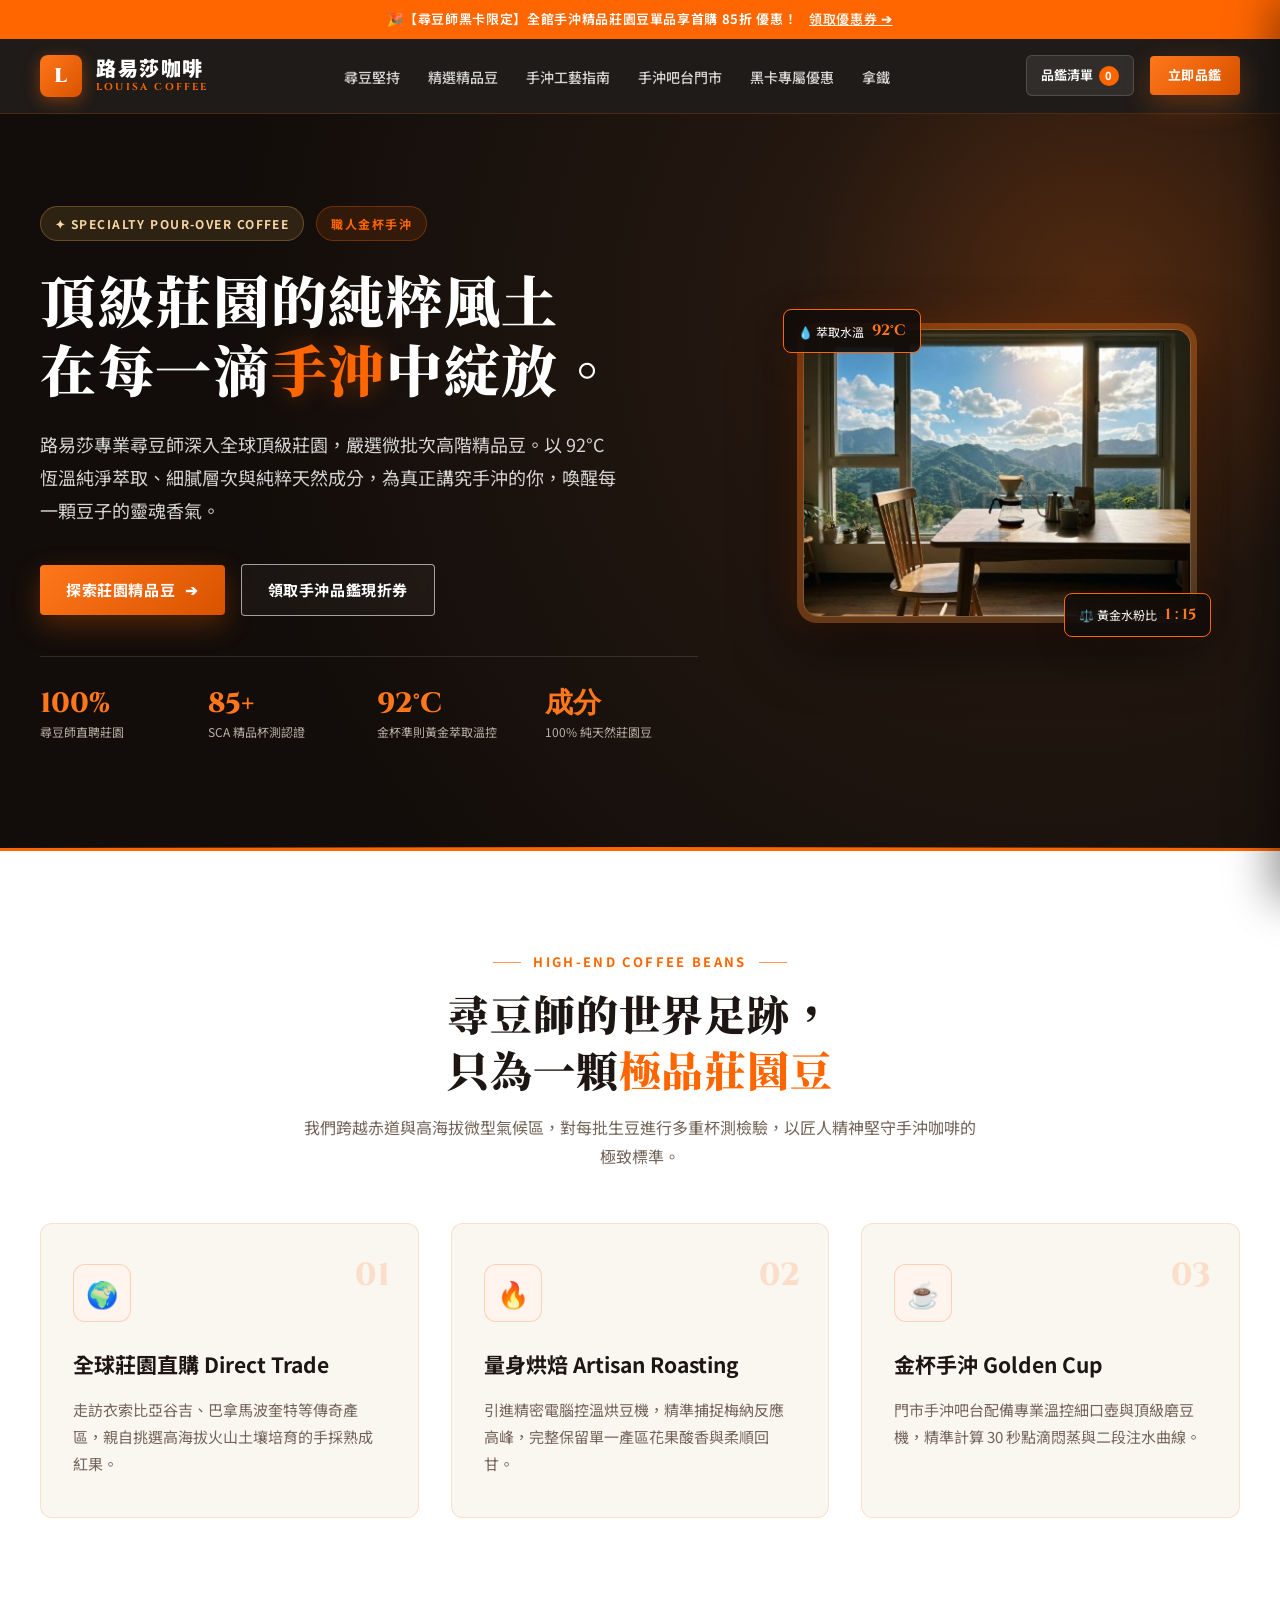
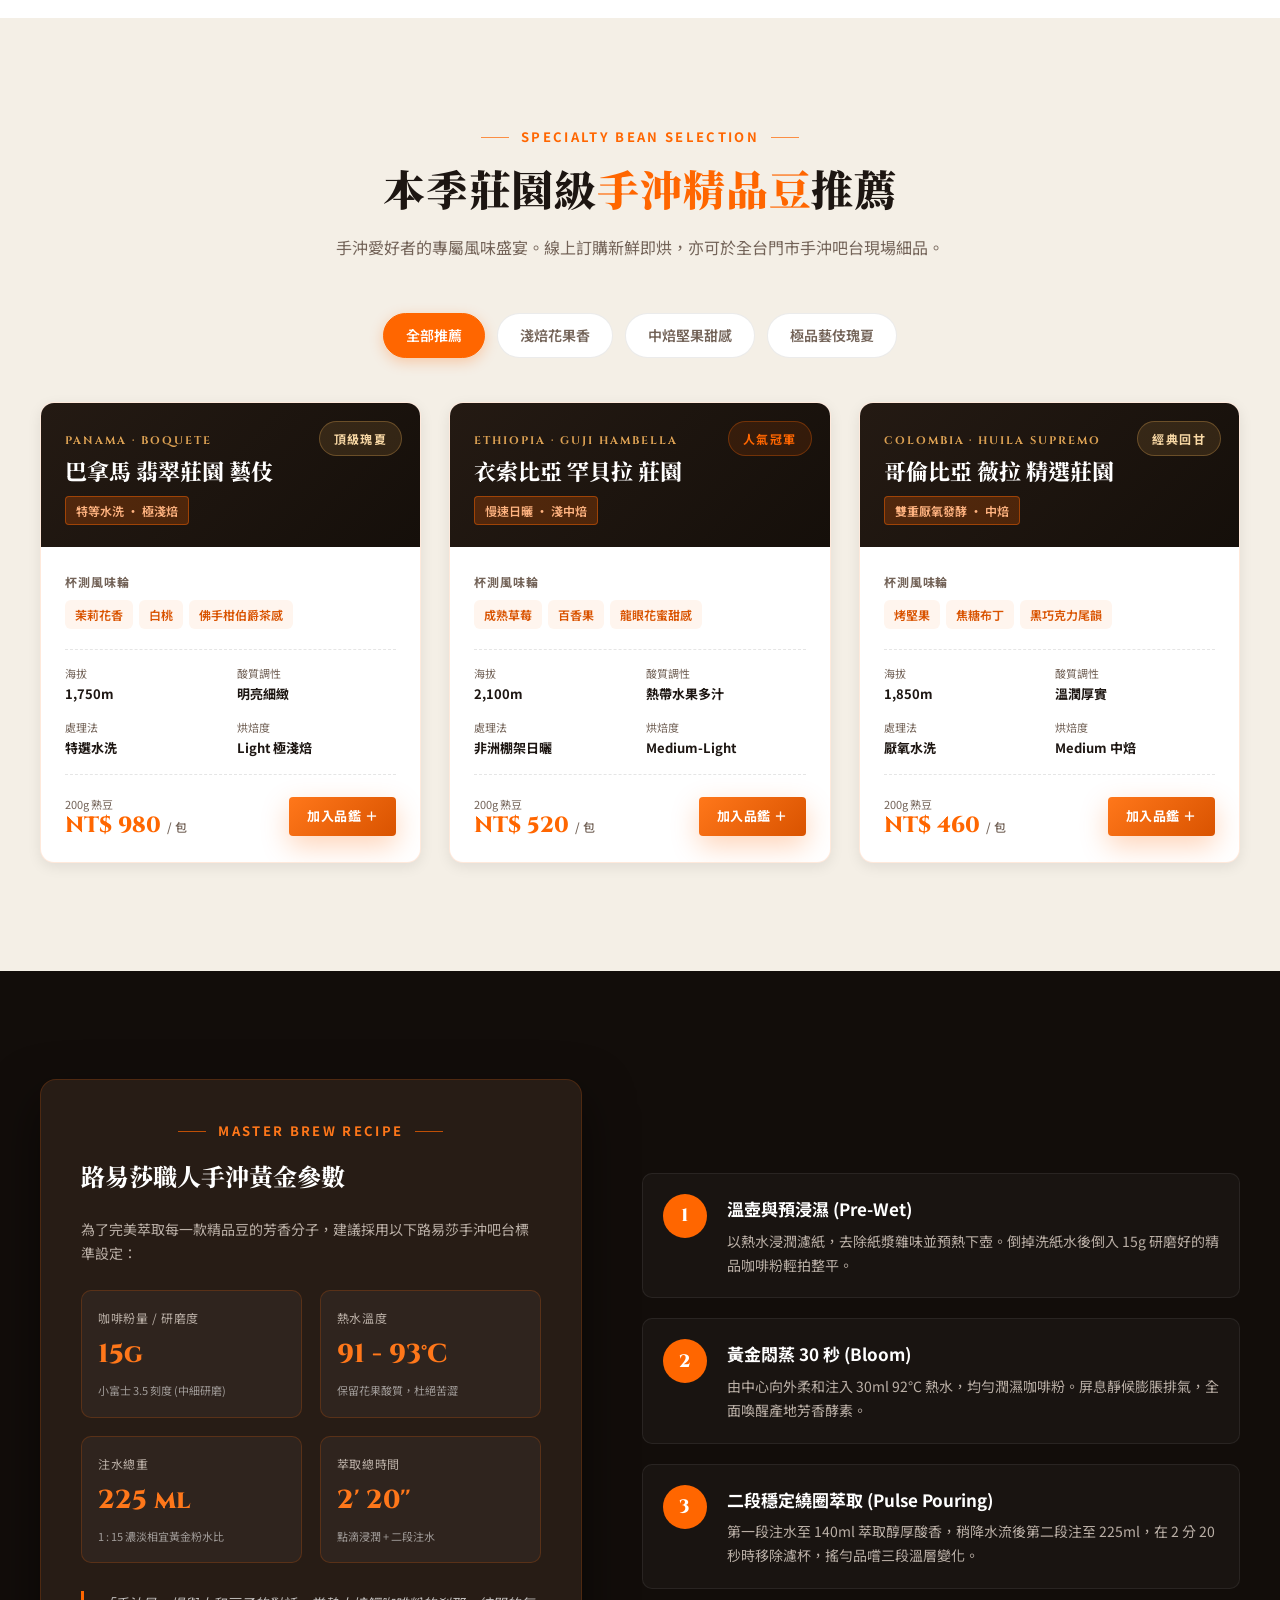
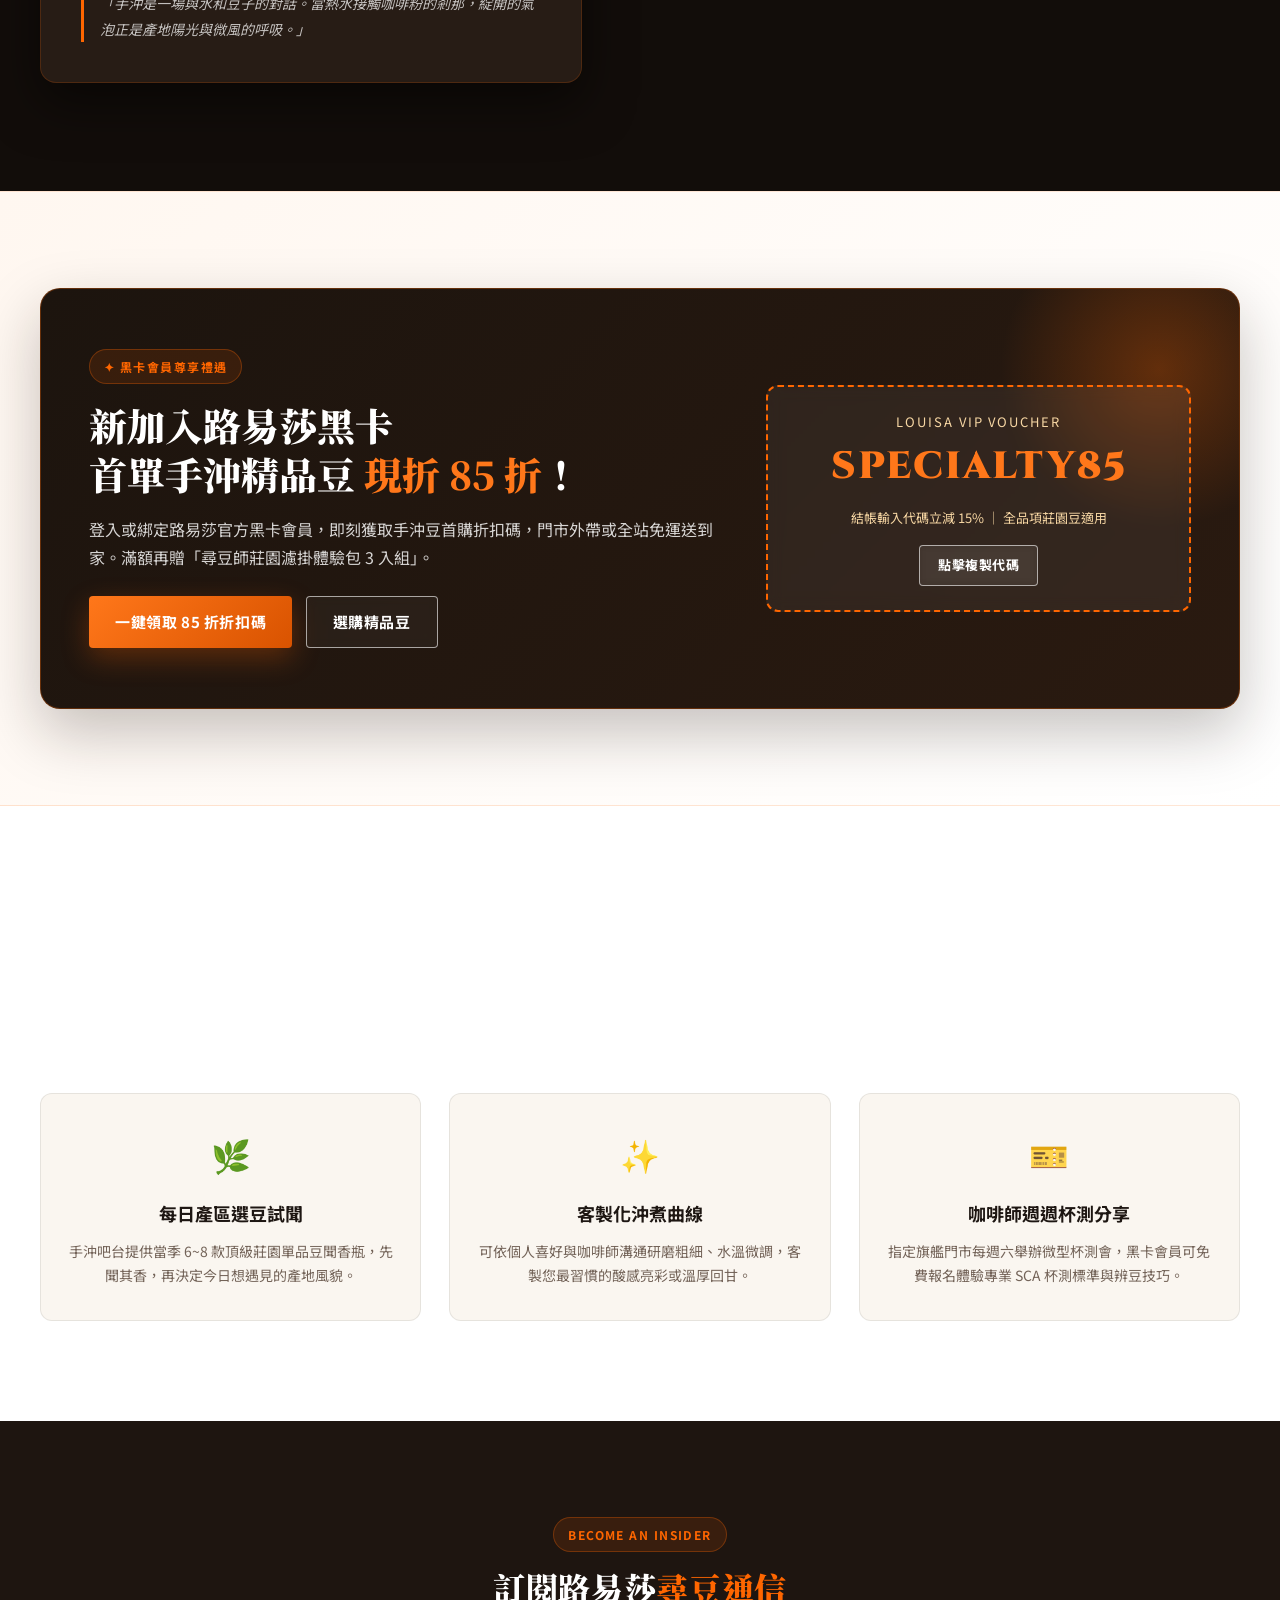
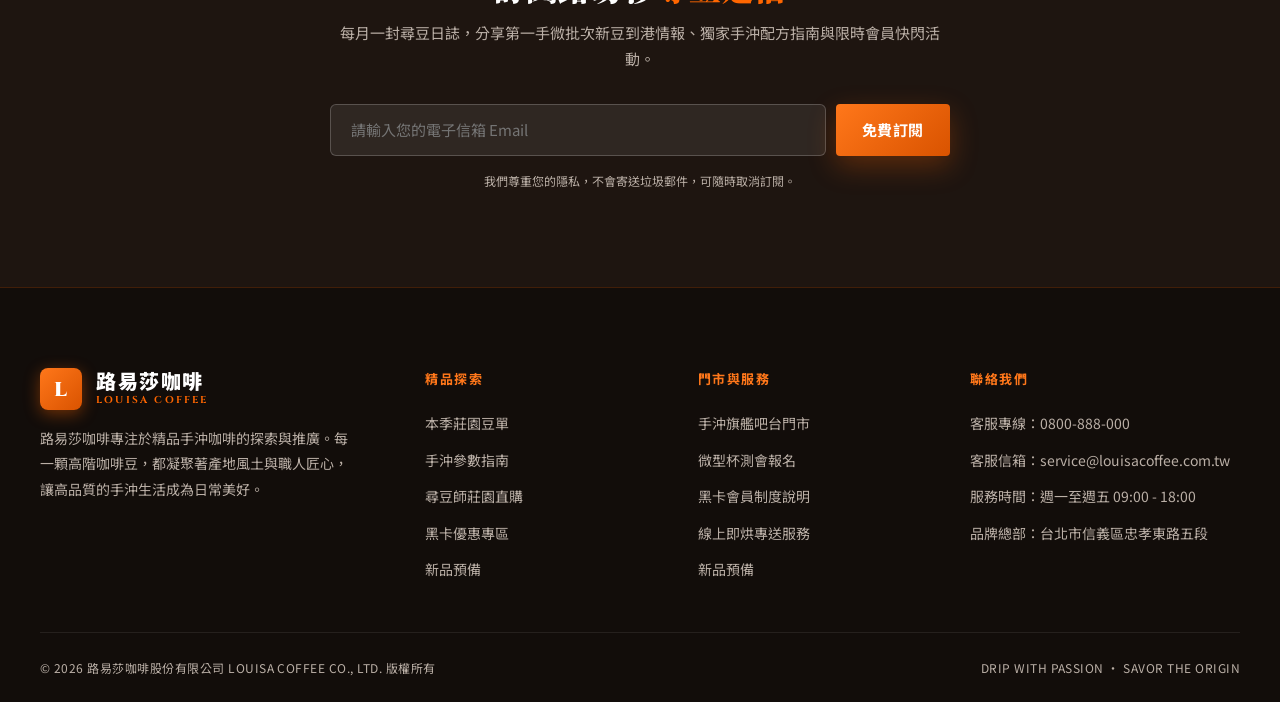
<file: onepage1/index.html>
<!DOCTYPE html>
<html lang="zh-Hant">
<head>
  <meta charset="UTF-8">
  <meta name="viewport" content="width=device-width, initial-scale=1.0">
  <meta name="description" content="路易莎咖啡 LOUISA COFFEE｜為手沖精品喜好者打造。嚴選全球高階莊園咖啡豆，以職人手沖溫控與金杯準則，喚醒純粹純淨的風土滋味。立即探索當季限量單品豆與品鑑專屬禮遇。">
  <title>路易莎咖啡 LOUISA COFFEE｜莊園級手沖精品咖啡</title>
  <link rel="preconnect" href="https://fonts.googleapis.com">
  <link rel="preconnect" href="https://fonts.gstatic.com" crossorigin>
  <link href="https://fonts.googleapis.com/css2?family=Cinzel:wght@600;700;800;900&family=Noto+Sans+TC:wght@400;500;600;700&family=Noto+Serif+TC:wght@500;600;700;900&display=swap" rel="stylesheet">
  <style>
    :root {
      --orange: #FF6600;
      --orange-bright: #FF771A;
      --orange-dark: #D95300;
      --orange-glow: rgba(255, 102, 0, 0.28);
      --orange-mist: #FFF5EE;
      --gold: #DCA153;
      --gold-light: #F7D7A4;
      --dark-espresso: #120D0A;
      --dark-bean: #1E1510;
      --dark-card: #271C15;
      --dark-border: rgba(255, 102, 0, 0.18);
      --cream: #FAF6F0;
      --cream-warm: #F4EFE6;
      --text-main: #1D1612;
      --text-muted: #736358;
      --text-light-muted: #BAAFA6;
      --white: #FFFFFF;
      --shadow-sm: 0 4px 14px rgba(18, 13, 10, 0.08);
      --shadow-md: 0 12px 32px rgba(18, 13, 10, 0.16);
      --shadow-orange: 0 10px 28px rgba(255, 102, 0, 0.28);
      --transition: all 0.28s cubic-bezier(0.4, 0, 0.2, 1);
    }

    * { box-sizing: border-box; margin: 0; padding: 0; }
    html { scroll-behavior: smooth; }
    body {
      color: var(--text-main);
      background-color: var(--cream);
      font-family: "Noto Sans TC", -apple-system, BlinkMacSystemFont, "Segoe UI", Roboto, sans-serif;
      font-size: 16px;
      line-height: 1.75;
      -webkit-font-smoothing: antialiased;
    }

    a { color: inherit; text-decoration: none; transition: var(--transition); }
    button, input, select { font: inherit; }
    button { cursor: pointer; border: none; background: none; }
    ul, ol { list-style: none; }

    .wrap {
      width: min(1200px, calc(100% - 48px));
      margin: 0 auto;
    }
    .serif { font-family: "Noto Serif TC", serif; }
    .display { font-family: "Cinzel", "Noto Serif TC", serif; }

    /* Focus visible */
    :focus-visible {
      outline: 3px solid var(--orange);
      outline-offset: 4px;
    }

    /* Badges & Buttons */
    .badge {
      display: inline-flex;
      align-items: center;
      gap: 7px;
      padding: 6px 14px;
      border-radius: 999px;
      font-size: 12px;
      font-weight: 700;
      letter-spacing: 0.12em;
      text-transform: uppercase;
    }
    .badge-orange {
      color: var(--orange);
      background: rgba(255, 102, 0, 0.12);
      border: 1px solid rgba(255, 102, 0, 0.3);
    }
    .badge-dark {
      color: var(--gold-light);
      background: rgba(220, 161, 83, 0.14);
      border: 1px solid rgba(220, 161, 83, 0.32);
    }

    .btn {
      display: inline-flex;
      align-items: center;
      justify-content: center;
      gap: 10px;
      min-height: 48px;
      padding: 12px 26px;
      border-radius: 4px;
      font-size: 15px;
      font-weight: 700;
      letter-spacing: 0.04em;
      transition: var(--transition);
      white-space: nowrap;
    }
    .btn:hover { transform: translateY(-2px); }
    .btn-orange {
      color: var(--white);
      background: linear-gradient(135deg, var(--orange-bright), var(--orange-dark));
      box-shadow: var(--shadow-orange);
    }
    .btn-orange:hover {
      background: linear-gradient(135deg, #FF8433, var(--orange));
      box-shadow: 0 14px 34px rgba(255, 102, 0, 0.42);
    }
    .btn-outline-white {
      color: var(--white);
      border: 1.5px solid rgba(255, 255, 255, 0.6);
      background: rgba(255, 255, 255, 0.04);
      backdrop-filter: blur(4px);
    }
    .btn-outline-white:hover {
      background: rgba(255, 255, 255, 0.16);
      border-color: var(--white);
    }
    .btn-outline-orange {
      color: var(--orange-dark);
      border: 1.5px solid var(--orange);
      background: transparent;
    }
    .btn-outline-orange:hover {
      color: var(--white);
      background: var(--orange);
    }
    .btn-sm {
      min-height: 38px;
      padding: 8px 18px;
      font-size: 13px;
    }

    /* Section Headings */
    .section-header {
      text-align: center;
      max-width: 680px;
      margin: 0 auto 52px;
    }
    .section-eyebrow {
      display: flex;
      align-items: center;
      justify-content: center;
      gap: 12px;
      margin-bottom: 12px;
      color: var(--orange);
      font-size: 13px;
      font-weight: 700;
      letter-spacing: 0.18em;
    }
    .section-eyebrow::before, .section-eyebrow::after {
      content: "";
      width: 28px;
      height: 1.5px;
      background: var(--orange);
      opacity: 0.7;
    }
    .section-title {
      font-size: clamp(28px, 4.2vw, 42px);
      font-weight: 900;
      line-height: 1.32;
      color: var(--text-main);
      letter-spacing: 0.02em;
    }
    .section-title span.orange { color: var(--orange); }
    .section-desc {
      margin-top: 16px;
      color: var(--text-muted);
      font-size: 16px;
      line-height: 1.8;
    }

    /* Top Announcement Bar */
    .top-promo-bar {
      background: var(--orange);
      color: var(--white);
      font-size: 13px;
      font-weight: 600;
      padding: 8px 16px;
      text-align: center;
      letter-spacing: 0.05em;
    }
    .top-promo-bar a {
      text-decoration: underline;
      margin-left: 8px;
      color: #FFF2E6;
    }
    .top-promo-bar a:hover { color: #FFF; }

    /* Navigation */
    .site-header {
      position: sticky;
      top: 0;
      z-index: 100;
      background: rgba(18, 13, 10, 0.94);
      backdrop-filter: blur(12px);
      border-bottom: 1px solid rgba(255, 102, 0, 0.2);
      transition: var(--transition);
    }
    .nav {
      display: flex;
      align-items: center;
      justify-content: space-between;
      min-height: 74px;
    }
    .brand {
      display: flex;
      align-items: center;
      gap: 14px;
      color: var(--white);
    }
    .brand-logo-badge {
      display: grid;
      place-items: center;
      width: 42px;
      height: 42px;
      border-radius: 8px;
      background: linear-gradient(135deg, var(--orange-bright), var(--orange-dark));
      box-shadow: 0 4px 16px rgba(255, 102, 0, 0.4);
      color: var(--white);
      font-weight: 900;
      font-size: 20px;
      font-family: "Cinzel", serif;
      letter-spacing: 0.05em;
    }
    .brand-name {
      display: flex;
      flex-direction: column;
    }
    .brand-name-zh {
      font-size: 20px;
      font-weight: 900;
      letter-spacing: 0.08em;
      line-height: 1.15;
      color: var(--white);
    }
    .brand-name-en {
      font-size: 10px;
      font-weight: 700;
      letter-spacing: 0.22em;
      color: var(--orange);
      font-family: "Cinzel", sans-serif;
    }
    .nav-menu {
      display: flex;
      align-items: center;
      gap: 28px;
    }
    .nav-item {
      color: rgba(255, 255, 255, 0.82);
      font-size: 14px;
      font-weight: 500;
      position: relative;
      padding: 6px 0;
      white-space: nowrap;
    }
    .nav-item:hover { color: var(--orange-bright); }
    .nav-item::after {
      content: "";
      position: absolute;
      left: 0;
      bottom: 0;
      width: 100%;
      height: 2px;
      background: var(--orange);
      transform: scaleX(0);
      transform-origin: right;
      transition: transform 0.25s ease;
    }
    .nav-item:hover::after {
      transform: scaleX(1);
      transform-origin: left;
    }
    .nav-actions {
      display: flex;
      align-items: center;
      gap: 16px;
    }
    .cart-trigger {
      position: relative;
      display: flex;
      align-items: center;
      gap: 6px;
      padding: 8px 14px;
      border-radius: 6px;
      color: var(--white);
      background: rgba(255, 255, 255, 0.08);
      font-size: 13px;
      font-weight: 600;
      border: 1px solid rgba(255, 255, 255, 0.15);
      transition: var(--transition);
    }
    .cart-trigger:hover {
      background: rgba(255, 102, 0, 0.2);
      border-color: var(--orange);
    }
    .cart-count {
      display: inline-grid;
      place-items: center;
      width: 20px;
      height: 20px;
      border-radius: 50%;
      background: var(--orange);
      color: var(--white);
      font-size: 11px;
      font-weight: 800;
    }
    .mobile-toggle {
      display: none;
      color: var(--white);
      font-size: 24px;
      padding: 6px;
    }

    /* Hero Section */
    .hero {
      position: relative;
      background: radial-gradient(circle at 82% 28%, #2D1D13 0%, var(--dark-espresso) 70%);
      color: var(--white);
      overflow: hidden;
      padding: 92px 0 108px;
      border-bottom: 3px solid var(--orange);
    }
    .hero::before {
      content: "";
      position: absolute;
      top: -150px;
      right: -150px;
      width: 650px;
      height: 650px;
      border-radius: 50%;
      background: radial-gradient(circle, rgba(255, 102, 0, 0.18) 0%, transparent 68%);
      pointer-events: none;
    }
    .hero::after {
      content: "";
      position: absolute;
      bottom: 0;
      left: 0;
      right: 0;
      height: 1px;
      background: linear-gradient(90deg, transparent, var(--orange), transparent);
    }
    .hero-grid {
      display: grid;
      grid-template-columns: 1.15fr 0.85fr;
      align-items: center;
      gap: 56px;
    }
    .hero-content {
      position: relative;
      z-index: 2;
    }
    .hero-badge-group {
      display: flex;
      flex-wrap: wrap;
      gap: 12px;
      margin-bottom: 24px;
    }
    .hero-title {
      font-size: clamp(34px, 4.8vw, 56px);
      font-weight: 900;
      line-height: 1.24;
      letter-spacing: 0.03em;
      margin-bottom: 24px;
    }
    .hero-title .highlight {
      color: var(--orange);
      text-shadow: 0 0 24px rgba(255, 102, 0, 0.35);
    }
    .hero-subtitle {
      font-size: 18px;
      color: rgba(255, 255, 255, 0.82);
      line-height: 1.85;
      margin-bottom: 36px;
      max-width: 580px;
    }
    .hero-ctas {
      display: flex;
      flex-wrap: wrap;
      align-items: center;
      gap: 16px;
      margin-bottom: 40px;
    }
    .hero-stats {
      display: grid;
      grid-template-columns: repeat(4, 1fr);
      gap: 16px;
      padding-top: 32px;
      border-top: 1px solid rgba(255, 255, 255, 0.12);
    }
    .stat-item {
      display: flex;
      flex-direction: column;
    }
    .stat-number {
      font-size: 28px;
      font-weight: 800;
      color: var(--orange-bright);
      font-family: "Cinzel", serif;
      line-height: 1.1;
    }
    .stat-label {
      font-size: 12px;
      color: var(--text-light-muted);
      margin-top: 4px;
      line-height: 1.4;
    }

    /* Hero Visual: Image Implementation (onepage1 spec) */
    .hero-visual {
      position: relative;
      display: grid;
      place-items: center;
    }
    .hero-image-wrap {
      position: relative;
      display: inline-block;
      width: 400px;
      height: 300px;
      max-width: 100%;
      border-radius: 20px;
      padding: 6px;
      background: linear-gradient(145deg, rgba(255, 102, 0, 0.45), rgba(220, 161, 83, 0.25));
      box-shadow: 0 24px 60px rgba(0, 0, 0, 0.6), 0 0 35px rgba(255, 102, 0, 0.22);
    }
    .hero-image {
      width: 400px;
      height: 300px;
      max-width: 100%;
      height: 100%;
      object-fit: cover;
      border-radius: 16px;
      display: block;
      border: 1px solid rgba(255, 255, 255, 0.15);
    }
    .floating-param-tag {
      position: absolute;
      background: rgba(18, 13, 10, 0.92);
      border: 1px solid var(--orange);
      border-radius: 8px;
      padding: 8px 14px;
      box-shadow: var(--shadow-md);
      color: var(--white);
      font-size: 12px;
      display: flex;
      align-items: center;
      gap: 8px;
      animation: floatTag 4s ease-in-out infinite;
      z-index: 2;
    }
    .tag-temp { top: -14px; left: -14px; }
    .tag-ratio { bottom: -14px; right: -14px; animation-delay: 2s; }
    .floating-param-tag strong { color: var(--orange-bright); font-size: 15px; font-family: "Cinzel", serif; }
    @keyframes floatTag {
      0%, 100% { transform: translateY(0); }
      50% { transform: translateY(-6px); }
    }

    /* Section: Pillars of High-End Specialty Beans */
    .section-pillars {
      padding: 100px 0;
      background: var(--white);
    }
    .pillars-grid {
      display: grid;
      grid-template-columns: repeat(3, 1fr);
      gap: 32px;
    }
    .pillar-card {
      background: var(--cream);
      border: 1px solid rgba(255, 102, 0, 0.15);
      border-radius: 12px;
      padding: 40px 32px;
      position: relative;
      transition: var(--transition);
      overflow: hidden;
    }
    .pillar-card::before {
      content: "";
      position: absolute;
      top: 0;
      left: 0;
      width: 4px;
      height: 100%;
      background: var(--orange);
      transform: scaleY(0);
      transform-origin: bottom;
      transition: transform 0.3s ease;
    }
    .pillar-card:hover {
      transform: translateY(-6px);
      box-shadow: var(--shadow-md);
      border-color: rgba(255, 102, 0, 0.4);
      background: var(--white);
    }
    .pillar-card:hover::before { transform: scaleY(1); transform-origin: top; }
    .pillar-icon-box {
      width: 58px;
      height: 58px;
      border-radius: 12px;
      background: var(--orange-mist);
      border: 1px solid rgba(255, 102, 0, 0.25);
      color: var(--orange);
      display: grid;
      place-items: center;
      font-size: 26px;
      margin-bottom: 24px;
    }
    .pillar-number {
      position: absolute;
      top: 24px;
      right: 28px;
      font-size: 32px;
      font-weight: 800;
      color: rgba(255, 102, 0, 0.16);
      font-family: "Cinzel", serif;
    }
    .pillar-title {
      font-size: 21px;
      font-weight: 700;
      margin-bottom: 14px;
      color: var(--text-main);
    }
    .pillar-desc {
      color: var(--text-muted);
      font-size: 15px;
      line-height: 1.8;
    }

    /* Section: Seasonal Specialty Beans */
    .section-beans {
      padding: 108px 0;
      background: var(--cream-warm);
      position: relative;
    }
    .bean-filter-nav {
      display: flex;
      justify-content: center;
      flex-wrap: wrap;
      gap: 12px;
      margin-bottom: 44px;
    }
    .filter-btn {
      padding: 9px 22px;
      border-radius: 999px;
      font-size: 14px;
      font-weight: 600;
      color: var(--text-muted);
      background: var(--white);
      border: 1px solid rgba(0, 0, 0, 0.08);
      transition: var(--transition);
    }
    .filter-btn:hover, .filter-btn.active {
      color: var(--white);
      background: var(--orange);
      border-color: var(--orange);
      box-shadow: 0 4px 14px rgba(255, 102, 0, 0.28);
    }

    .bean-grid {
      display: grid;
      grid-template-columns: repeat(3, 1fr);
      gap: 28px;
    }
    .bean-card {
      background: var(--white);
      border-radius: 14px;
      border: 1px solid rgba(255, 102, 0, 0.14);
      box-shadow: var(--shadow-sm);
      overflow: hidden;
      display: flex;
      flex-direction: column;
      transition: var(--transition);
      position: relative;
    }
    .bean-card:hover {
      transform: translateY(-7px);
      box-shadow: var(--shadow-md);
      border-color: var(--orange);
    }
    .bean-ribbon {
      position: absolute;
      top: 18px;
      right: 18px;
      z-index: 2;
    }
    .bean-header {
      background: linear-gradient(135deg, #241A13, #150F0A);
      color: var(--white);
      padding: 28px 24px 22px;
      position: relative;
    }
    .bean-origin {
      font-size: 11px;
      font-weight: 700;
      letter-spacing: 0.18em;
      color: var(--gold);
      font-family: "Cinzel", serif;
      margin-bottom: 6px;
    }
    .bean-name {
      font-size: 22px;
      font-weight: 800;
      line-height: 1.35;
      color: var(--white);
    }
    .bean-process-tag {
      display: inline-block;
      margin-top: 10px;
      padding: 3px 10px;
      border-radius: 4px;
      background: rgba(255, 102, 0, 0.22);
      border: 1px solid rgba(255, 102, 0, 0.45);
      color: #FFB380;
      font-size: 12px;
      font-weight: 600;
    }
    .bean-body {
      padding: 24px;
      display: flex;
      flex-direction: column;
      flex-grow: 1;
    }
    .flavor-notes-box {
      margin-bottom: 20px;
    }
    .flavor-title {
      font-size: 12px;
      font-weight: 700;
      color: var(--text-muted);
      letter-spacing: 0.08em;
      margin-bottom: 8px;
    }
    .flavor-tags {
      display: flex;
      flex-wrap: wrap;
      gap: 6px;
    }
    .flavor-pill {
      font-size: 12px;
      padding: 4px 10px;
      background: var(--orange-mist);
      color: var(--orange-dark);
      border-radius: 6px;
      font-weight: 600;
    }
    .bean-specs-list {
      display: grid;
      grid-template-columns: 1fr 1fr;
      gap: 12px;
      padding: 14px 0;
      border-top: 1px dashed rgba(0, 0, 0, 0.1);
      border-bottom: 1px dashed rgba(0, 0, 0, 0.1);
      margin-bottom: 20px;
      font-size: 13px;
    }
    .spec-item span {
      display: block;
      color: var(--text-muted);
      font-size: 11px;
    }
    .spec-item strong {
      color: var(--text-main);
      font-weight: 700;
    }
    .bean-footer {
      margin-top: auto;
      display: flex;
      align-items: center;
      justify-content: space-between;
      gap: 12px;
    }
    .bean-price-box {
      display: flex;
      flex-direction: column;
    }
    .bean-price-label {
      font-size: 11px;
      color: var(--text-muted);
    }
    .bean-price {
      font-size: 22px;
      font-weight: 800;
      color: var(--orange);
      font-family: "Cinzel", serif;
      line-height: 1.1;
    }
    .bean-price small {
      font-size: 12px;
      color: var(--text-muted);
      font-family: "Noto Sans TC", sans-serif;
      font-weight: 500;
    }

    /* Section: Pour-over Ritual & Brewing Guide */
    .section-ritual {
      padding: 108px 0;
      background: var(--dark-espresso);
      color: var(--white);
      position: relative;
    }
    .ritual-grid {
      display: grid;
      grid-template-columns: 0.95fr 1.05fr;
      align-items: center;
      gap: 60px;
    }
    .ritual-card-display {
      background: var(--dark-card);
      border: 1px solid var(--dark-border);
      border-radius: 16px;
      padding: 40px;
      box-shadow: 0 20px 50px rgba(0, 0, 0, 0.5);
    }
    .ritual-card-display h3 {
      font-size: 24px;
      font-weight: 800;
      color: var(--white);
      margin-bottom: 20px;
    }
    .parameter-gauges {
      display: grid;
      grid-template-columns: repeat(2, 1fr);
      gap: 18px;
      margin-bottom: 28px;
    }
    .gauge-box {
      background: rgba(255, 255, 255, 0.04);
      border: 1px solid rgba(255, 102, 0, 0.2);
      border-radius: 10px;
      padding: 16px;
    }
    .gauge-label {
      font-size: 12px;
      color: var(--text-light-muted);
      letter-spacing: 0.05em;
    }
    .gauge-val {
      font-size: 26px;
      font-weight: 800;
      color: var(--orange-bright);
      font-family: "Cinzel", serif;
      margin-top: 4px;
    }
    .gauge-desc {
      font-size: 11px;
      color: rgba(255, 255, 255, 0.55);
      margin-top: 4px;
    }
    .ritual-quote {
      font-style: italic;
      color: rgba(255, 255, 255, 0.72);
      border-left: 3px solid var(--orange);
      padding-left: 16px;
      font-size: 14px;
      line-height: 1.8;
    }

    .brew-timeline {
      display: flex;
      flex-direction: column;
      gap: 20px;
    }
    .timeline-step {
      display: flex;
      gap: 20px;
      background: rgba(255, 255, 255, 0.03);
      border: 1px solid rgba(255, 255, 255, 0.07);
      border-radius: 10px;
      padding: 20px;
      transition: var(--transition);
    }
    .timeline-step:hover {
      background: rgba(255, 102, 0, 0.08);
      border-color: rgba(255, 102, 0, 0.35);
    }
    .step-badge {
      width: 44px;
      height: 44px;
      border-radius: 50%;
      background: var(--orange);
      color: var(--white);
      display: grid;
      place-items: center;
      font-size: 18px;
      font-weight: 800;
      font-family: "Cinzel", serif;
      flex-shrink: 0;
    }
    .step-detail h4 {
      font-size: 17px;
      font-weight: 700;
      color: var(--white);
      margin-bottom: 6px;
    }
    .step-detail p {
      font-size: 14px;
      color: var(--text-light-muted);
      line-height: 1.7;
    }

    /* Section: Promotion Voucher & Black Card Benefits */
    .section-promo {
      padding: 96px 0;
      background: linear-gradient(135deg, #FFF7F0, #FFF);
      border-top: 1px solid rgba(255, 102, 0, 0.15);
      border-bottom: 1px solid rgba(255, 102, 0, 0.15);
    }
    .promo-banner {
      background: linear-gradient(135deg, #1C140E 0%, #2A1A10 100%);
      border-radius: 20px;
      padding: 60px 48px;
      color: var(--white);
      position: relative;
      overflow: hidden;
      box-shadow: 0 24px 60px rgba(28, 20, 14, 0.25);
      border: 1px solid rgba(255, 102, 0, 0.3);
    }
    .promo-banner::before {
      content: "";
      position: absolute;
      top: -80px;
      right: -80px;
      width: 320px;
      height: 320px;
      border-radius: 50%;
      background: radial-gradient(circle, rgba(255, 102, 0, 0.28), transparent 70%);
    }
    .promo-grid {
      display: grid;
      grid-template-columns: 1.2fr 0.8fr;
      align-items: center;
      gap: 40px;
      position: relative;
      z-index: 2;
    }
    .promo-text h3 {
      font-size: clamp(26px, 3.6vw, 38px);
      font-weight: 900;
      line-height: 1.3;
      margin-bottom: 16px;
    }
    .promo-text p {
      font-size: 16px;
      color: rgba(255, 255, 255, 0.82);
      line-height: 1.8;
      margin-bottom: 24px;
    }
    .coupon-box {
      background: rgba(255, 255, 255, 0.06);
      border: 2px dashed var(--orange);
      border-radius: 12px;
      padding: 24px;
      text-align: center;
      backdrop-filter: blur(8px);
    }
    .coupon-val {
      font-size: 38px;
      font-weight: 900;
      color: var(--orange-bright);
      font-family: "Cinzel", serif;
      letter-spacing: 0.05em;
      transition: transform 0.25s ease;
    }
    .coupon-desc {
      font-size: 13px;
      color: var(--gold-light);
      margin: 6px 0 16px;
    }

    /* Section: Bar Experience & Store Locator */
    .section-stores {
      padding: 100px 0;
      background: var(--white);
    }
    .store-features-grid {
      display: grid;
      grid-template-columns: repeat(3, 1fr);
      gap: 28px;
    }
    .store-feature-card {
      border: 1px solid rgba(0, 0, 0, 0.08);
      border-radius: 12px;
      padding: 32px 24px;
      background: var(--cream);
      text-align: center;
      transition: var(--transition);
    }
    .store-feature-card:hover {
      border-color: var(--orange);
      transform: translateY(-5px);
      box-shadow: var(--shadow-sm);
    }
    .store-feature-icon {
      font-size: 32px;
      color: var(--orange);
      margin-bottom: 16px;
    }
    .store-feature-title {
      font-size: 18px;
      font-weight: 700;
      margin-bottom: 10px;
    }
    .store-feature-text {
      font-size: 14px;
      color: var(--text-muted);
      line-height: 1.7;
    }

    /* Newsletter & Tasting Club */
    .section-newsletter {
      padding: 96px 0;
      background: var(--dark-bean);
      color: var(--white);
      text-align: center;
      position: relative;
    }
    .newsletter-box {
      max-width: 620px;
      margin: 0 auto;
    }
    .newsletter-form {
      display: flex;
      gap: 10px;
      margin-top: 32px;
    }
    .newsletter-input {
      flex: 1;
      min-height: 52px;
      padding: 0 20px;
      background: rgba(255, 255, 255, 0.08);
      border: 1px solid rgba(255, 255, 255, 0.2);
      border-radius: 6px;
      color: var(--white);
      font-size: 15px;
      outline: none;
      transition: var(--transition);
    }
    .newsletter-input:focus {
      border-color: var(--orange);
      background: rgba(255, 255, 255, 0.14);
      box-shadow: 0 0 16px var(--orange-glow);
    }
    .newsletter-note {
      font-size: 12px;
      color: var(--text-light-muted);
      margin-top: 14px;
    }

    /* Footer */
    .site-footer {
      background: var(--dark-espresso);
      color: var(--text-light-muted);
      border-top: 1px solid rgba(255, 102, 0, 0.2);
      font-size: 14px;
    }
    .footer-top {
      display: grid;
      grid-template-columns: 1.5fr 1fr 1fr 1.2fr;
      gap: 48px;
      padding: 80px 0 50px;
    }
    .footer-brand p {
      margin-top: 16px;
      font-size: 14px;
      line-height: 1.8;
      max-width: 320px;
    }
    .footer-col-title {
      font-size: 13px;
      font-weight: 700;
      color: var(--orange-bright);
      letter-spacing: 0.12em;
      margin-bottom: 20px;
      text-transform: uppercase;
    }
    .footer-links li + li { margin-top: 12px; }
    .footer-links a:hover { color: var(--white); }
    .footer-bottom {
      border-top: 1px solid rgba(255, 255, 255, 0.08);
      padding: 24px 0;
      display: flex;
      align-items: center;
      justify-content: space-between;
      font-size: 12px;
      letter-spacing: 0.04em;
    }

    /* Modal & Cart Drawer */
    .drawer-overlay {
      position: fixed;
      inset: 0;
      background: rgba(0, 0, 0, 0.65);
      backdrop-filter: blur(4px);
      z-index: 999;
      opacity: 0;
      pointer-events: none;
      transition: opacity 0.3s ease;
    }
    .drawer-overlay.active { opacity: 1; pointer-events: auto; }
    .cart-drawer {
      position: fixed;
      top: 0;
      right: 0;
      bottom: 0;
      width: min(420px, 100%);
      background: var(--cream);
      box-shadow: -10px 0 40px rgba(0, 0, 0, 0.4);
      z-index: 1000;
      transform: translateX(100%);
      transition: transform 0.32s cubic-bezier(0.16, 1, 0.3, 1);
      display: flex;
      flex-direction: column;
    }
    .cart-drawer.active { transform: translateX(0); }
    .drawer-header {
      padding: 24px;
      background: var(--dark-bean);
      color: var(--white);
      display: flex;
      justify-content: space-between;
      align-items: center;
    }
    .drawer-header h3 { font-size: 18px; font-weight: 800; }
    .drawer-close { color: var(--white); font-size: 24px; }
    .drawer-body {
      padding: 24px;
      overflow-y: auto;
      flex-grow: 1;
    }
    .cart-item {
      display: flex;
      justify-content: space-between;
      align-items: center;
      padding: 14px 0;
      border-bottom: 1px solid rgba(0, 0, 0, 0.08);
    }
    .cart-item-info h5 { font-size: 15px; font-weight: 700; }
    .cart-item-info p { font-size: 12px; color: var(--text-muted); }
    .cart-item-price { font-weight: 800; color: var(--orange); }
    .drawer-footer {
      padding: 24px;
      background: var(--white);
      border-top: 1px solid rgba(0, 0, 0, 0.08);
    }
    .drawer-total {
      display: flex;
      justify-content: space-between;
      font-size: 18px;
      font-weight: 800;
      margin-bottom: 16px;
    }

    /* Toast Notification */
    .toast-box {
      position: fixed;
      bottom: 30px;
      right: 30px;
      z-index: 1100;
      background: var(--dark-bean);
      border-left: 4px solid var(--orange);
      color: var(--white);
      padding: 14px 22px;
      border-radius: 6px;
      box-shadow: var(--shadow-md);
      font-size: 14px;
      font-weight: 600;
      opacity: 0;
      transform: translateY(20px);
      pointer-events: none;
      transition: all 0.3s ease;
    }
    .toast-box.show { opacity: 1; transform: translateY(0); pointer-events: auto; }

    /* Scroll Animation */
    .reveal {
      opacity: 0;
      transform: translateY(24px);
      transition: opacity 0.7s ease, transform 0.7s ease;
    }
    .reveal.active {
      opacity: 1;
      transform: translateY(0);
    }

    /* Reduced Motion */
    @media (prefers-reduced-motion: reduce) {
      html { scroll-behavior: auto; }
      *, *::before, *::after {
        animation-duration: 0.001ms !important;
        animation-iteration-count: 1 !important;
        transition-duration: 0.001ms !important;
      }
      .reveal {
        opacity: 1 !important;
        transform: none !important;
      }
    }

    /* Responsive */
    @media (max-width: 992px) {
      .hero-grid, .ritual-grid, .promo-grid { grid-template-columns: 1fr; gap: 48px; }
      .pillars-grid, .bean-grid, .store-features-grid { grid-template-columns: 1fr 1fr; }
      .footer-top { grid-template-columns: 1fr 1fr; gap: 36px; }
      .hero-visual { order: -1; }
      .hero-image-wrap { width: 100%; max-width: 400px; height: auto; aspect-ratio: 4/3; }
      .hero-image { width: 100%; height: 100%; }
      .hero-stats { grid-template-columns: repeat(2, 1fr); gap: 20px; }
    }

    @media (max-width: 768px) {
      .top-promo-bar { font-size: 12px; }
      .nav-menu {
        position: fixed;
        top: 74px;
        left: 0;
        right: 0;
        background: var(--dark-bean);
        flex-direction: column;
        padding: 30px 24px;
        gap: 20px;
        border-bottom: 2px solid var(--orange);
        transform: translateY(-130%);
        transition: transform 0.3s ease;
      }
      .nav-menu.open { transform: translateY(0); }
      .mobile-toggle { display: block; }
      .hero { padding: 60px 0 80px; }
      .hero-stats { grid-template-columns: 1fr; gap: 16px; }
      .pillars-grid, .bean-grid, .store-features-grid { grid-template-columns: 1fr; }
      .newsletter-form { flex-direction: column; }
      .footer-top { grid-template-columns: 1fr; gap: 32px; }
      .footer-bottom { flex-direction: column; gap: 12px; text-align: center; }
    }
  </style>
</head>
<body>

  <!-- Top Announcement Bar -->
  <div class="top-promo-bar" role="region" aria-label="優惠公告">
    🎉【尋豆師黑卡限定】全館手沖精品莊園豆單品享首購 <strong>85折</strong> 優惠！
    <a href="#promo">領取優惠券 ➔</a>
  </div>

  <!-- Header -->
  <header class="site-header" id="header">
    <nav class="nav wrap" aria-label="主要導覽">
      <a class="brand" href="#top" aria-label="路易莎咖啡首頁">
        <div class="brand-logo-badge">L</div>
        <div class="brand-name">
          <span class="brand-name-zh">路易莎咖啡</span>
          <span class="brand-name-en">LOUISA COFFEE</span>
        </div>
      </a>

      <button class="mobile-toggle" id="menuToggle" aria-label="切換選單" aria-expanded="false">☰</button>

      <ul class="nav-menu" id="navMenu">
        <li><a class="nav-item" href="#philosophy">尋豆堅持</a></li>
        <li><a class="nav-item" href="#beans">精選精品豆</a></li>
        <li><a class="nav-item" href="#ritual">手沖工藝指南</a></li>
        <li><a class="nav-item" href="#stores">手沖吧台門市</a></li>
        <li><a class="nav-item" href="#promo">黑卡專屬優惠</a></li>
        <li><a class="nav-item" href="#beans">拿鐵</a></li>
      </ul>

      <div class="nav-actions">
        <button class="cart-trigger" id="cartOpenBtn" aria-label="檢視品鑑選豆單">
          <span>品鑑清單</span>
          <span class="cart-count" id="cartBadgeCount">0</span>
        </button>
        <a class="btn btn-orange btn-sm" href="#beans">立即品鑑</a>
      </div>
    </nav>
  </header>

  <main id="top">
    <!-- Hero Section -->
    <section class="hero" aria-labelledby="heroHeading">
      <div class="wrap hero-grid">
        <div class="hero-content reveal">
          <div class="hero-badge-group">
            <span class="badge badge-dark">✦ SPECIALTY POUR-OVER COFFEE</span>
            <span class="badge badge-orange">職人金杯手沖</span>
          </div>

          <h1 class="hero-title serif" id="heroHeading">
            頂級莊園的純粹風土<br>
            在每一滴<span class="highlight">手沖</span>中綻放。
          </h1>

          <p class="hero-subtitle">
            路易莎專業尋豆師深入全球頂級莊園，嚴選微批次高階精品豆。以 92°C 恆溫純淨萃取、細膩層次與純粹天然成分，為真正講究手沖的你，喚醒每一顆豆子的靈魂香氣。
          </p>

          <div class="hero-ctas">
            <a class="btn btn-orange" href="#beans">
              <span>探索莊園精品豆</span>
              <span>➔</span>
            </a>
            <a class="btn btn-outline-white" href="#promo">
              <span>領取手沖品鑑現折券</span>
            </a>
          </div>

          <div class="hero-stats">
            <div class="stat-item">
              <div class="stat-number">100%</div>
              <div class="stat-label">尋豆師直聘莊園</div>
            </div>
            <div class="stat-item">
              <div class="stat-number">85+</div>
              <div class="stat-label">SCA 精品杯測認證</div>
            </div>
            <div class="stat-item">
              <div class="stat-number">92°C</div>
              <div class="stat-label">金杯準則黃金萃取溫控</div>
            </div>
            <div class="stat-item">
              <div class="stat-number">成分</div>
              <div class="stat-label">100% 純天然莊園豆</div>
            </div>
          </div>
        </div>

        <!-- Hero Right: Image Element (According to onepage1.md spec) -->
        <div class="hero-visual reveal">
          <div class="hero-image-wrap">
            <img src="images/hero.jpg" alt="路易莎咖啡手沖精品" width="400" height="300" class="hero-image">
            <div class="floating-param-tag tag-temp">
              <span>💧 萃取水溫</span>
              <strong>92°C</strong>
            </div>
            <div class="floating-param-tag tag-ratio">
              <span>⚖️ 黃金水粉比</span>
              <strong>1 : 15</strong>
            </div>
          </div>
        </div>
      </div>
    </section>

    <!-- Section: Pillars of High-End Coffee Beans -->
    <section class="section-pillars" id="philosophy" aria-labelledby="pillarsHeading">
      <div class="wrap">
        <div class="section-header reveal">
          <p class="section-eyebrow">HIGH-END COFFEE BEANS</p>
          <h2 class="section-title serif" id="pillarsHeading">尋豆師的世界足跡，<br>只為一顆<span class="orange">極品莊園豆</span></h2>
          <p class="section-desc">我們跨越赤道與高海拔微型氣候區，對每批生豆進行多重杯測檢驗，以匠人精神堅守手沖咖啡的極致標準。</p>
        </div>

        <div class="pillars-grid">
          <article class="pillar-card reveal">
            <div class="pillar-number">01</div>
            <div class="pillar-icon-box">🌍</div>
            <h3 class="pillar-title">全球莊園直購 Direct Trade</h3>
            <p class="pillar-desc">走訪衣索比亞谷吉、巴拿馬波奎特等傳奇產區，親自挑選高海拔火山土壤培育的手採熟成紅果。</p>
          </article>

          <article class="pillar-card reveal">
            <div class="pillar-number">02</div>
            <div class="pillar-icon-box">🔥</div>
            <h3 class="pillar-title">量身烘焙 Artisan Roasting</h3>
            <p class="pillar-desc">引進精密電腦控溫烘豆機，精準捕捉梅納反應高峰，完整保留單一產區花果酸香與柔順回甘。</p>
          </article>

          <article class="pillar-card reveal">
            <div class="pillar-number">03</div>
            <div class="pillar-icon-box">☕</div>
            <h3 class="pillar-title">金杯手沖 Golden Cup</h3>
            <p class="pillar-desc">門市手沖吧台配備專業溫控細口壺與頂級磨豆機，精準計算 30 秒點滴悶蒸與二段注水曲線。</p>
          </article>
        </div>
      </div>
    </section>

    <!-- Section: Seasonal Selection -->
    <section class="section-beans" id="beans" aria-labelledby="beansHeading">
      <div class="wrap">
        <div class="section-header reveal">
          <p class="section-eyebrow">SPECIALTY BEAN SELECTION</p>
          <h2 class="section-title serif" id="beansHeading">本季莊園級<span class="orange">手沖精品豆</span>推薦</h2>
          <p class="section-desc">手沖愛好者的專屬風味盛宴。線上訂購新鮮即烘，亦可於全台門市手沖吧台現場細品。</p>
        </div>

        <!-- Filter tabs -->
        <div class="bean-filter-nav reveal" role="tablist">
          <button class="filter-btn active" data-filter="all" role="tab" aria-selected="true">全部推薦</button>
          <button class="filter-btn" data-filter="light" role="tab" aria-selected="false">淺焙花果香</button>
          <button class="filter-btn" data-filter="medium" role="tab" aria-selected="false">中焙堅果甜感</button>
          <button class="filter-btn" data-filter="geisha" role="tab" aria-selected="false">極品藝伎瑰夏</button>
        </div>

        <!-- Product Grid -->
        <div class="bean-grid" id="beanGrid">
          <!-- Bean 1 -->
          <article class="bean-card reveal" data-category="geisha">
            <div class="bean-ribbon"><span class="badge badge-dark">頂級瑰夏</span></div>
            <div class="bean-header">
              <div class="bean-origin">PANAMA · BOQUETE</div>
              <h3 class="bean-name serif">巴拿馬 翡翠莊園 藝伎</h3>
              <span class="bean-process-tag">特等水洗 · 極淺焙</span>
            </div>
            <div class="bean-body">
              <div class="flavor-notes-box">
                <div class="flavor-title">杯測風味輪</div>
                <div class="flavor-tags">
                  <span class="flavor-pill">茉莉花香</span>
                  <span class="flavor-pill">白桃</span>
                  <span class="flavor-pill">佛手柑伯爵茶感</span>
                </div>
              </div>
              <div class="bean-specs-list">
                <div class="spec-item"><span>海拔</span><strong>1,750m</strong></div>
                <div class="spec-item"><span>酸質調性</span><strong>明亮細緻</strong></div>
                <div class="spec-item"><span>處理法</span><strong>特選水洗</strong></div>
                <div class="spec-item"><span>烘焙度</span><strong>Light 極淺焙</strong></div>
              </div>
              <div class="bean-footer">
                <div class="bean-price-box">
                  <span class="bean-price-label">200g 熟豆</span>
                  <span class="bean-price">NT$ 980 <small>/ 包</small></span>
                </div>
                <button class="btn btn-orange btn-sm add-cart-btn" data-name="巴拿馬 翡翠莊園 藝伎" data-price="980">加入品鑑 ＋</button>
              </div>
            </div>
          </article>

          <!-- Bean 2 -->
          <article class="bean-card reveal" data-category="light">
            <div class="bean-ribbon"><span class="badge badge-orange">人氣冠軍</span></div>
            <div class="bean-header">
              <div class="bean-origin">ETHIOPIA · GUJI HAMBELLA</div>
              <h3 class="bean-name serif">衣索比亞 罕貝拉 莊園</h3>
              <span class="bean-process-tag">慢速日曬 · 淺中焙</span>
            </div>
            <div class="bean-body">
              <div class="flavor-notes-box">
                <div class="flavor-title">杯測風味輪</div>
                <div class="flavor-tags">
                  <span class="flavor-pill">成熟草莓</span>
                  <span class="flavor-pill">百香果</span>
                  <span class="flavor-pill">龍眼花蜜甜感</span>
                </div>
              </div>
              <div class="bean-specs-list">
                <div class="spec-item"><span>海拔</span><strong>2,100m</strong></div>
                <div class="spec-item"><span>酸質調性</span><strong>熱帶水果多汁</strong></div>
                <div class="spec-item"><span>處理法</span><strong>非洲棚架日曬</strong></div>
                <div class="spec-item"><span>烘焙度</span><strong>Medium-Light</strong></div>
              </div>
              <div class="bean-footer">
                <div class="bean-price-box">
                  <span class="bean-price-label">200g 熟豆</span>
                  <span class="bean-price">NT$ 520 <small>/ 包</small></span>
                </div>
                <button class="btn btn-orange btn-sm add-cart-btn" data-name="衣索比亞 罕貝拉 莊園" data-price="520">加入品鑑 ＋</button>
              </div>
            </div>
          </article>

          <!-- Bean 3 -->
          <article class="bean-card reveal" data-category="medium">
            <div class="bean-ribbon"><span class="badge badge-dark">經典回甘</span></div>
            <div class="bean-header">
              <div class="bean-origin">COLOMBIA · HUILA SUPREMO</div>
              <h3 class="bean-name serif">哥倫比亞 薇拉 精選莊園</h3>
              <span class="bean-process-tag">雙重厭氧發酵 · 中焙</span>
            </div>
            <div class="bean-body">
              <div class="flavor-notes-box">
                <div class="flavor-title">杯測風味輪</div>
                <div class="flavor-tags">
                  <span class="flavor-pill">烤堅果</span>
                  <span class="flavor-pill">焦糖布丁</span>
                  <span class="flavor-pill">黑巧克力尾韻</span>
                </div>
              </div>
              <div class="bean-specs-list">
                <div class="spec-item"><span>海拔</span><strong>1,850m</strong></div>
                <div class="spec-item"><span>酸質調性</span><strong>溫潤厚實</strong></div>
                <div class="spec-item"><span>處理法</span><strong>厭氧水洗</strong></div>
                <div class="spec-item"><span>烘焙度</span><strong>Medium 中焙</strong></div>
              </div>
              <div class="bean-footer">
                <div class="bean-price-box">
                  <span class="bean-price-label">200g 熟豆</span>
                  <span class="bean-price">NT$ 460 <small>/ 包</small></span>
                </div>
                <button class="btn btn-orange btn-sm add-cart-btn" data-name="哥倫比亞 薇拉 精選莊園" data-price="460">加入品鑑 ＋</button>
              </div>
            </div>
          </article>
        </div>
      </div>
    </section>

    <!-- Section: Hand-Pour Ritual & Brewing Guide -->
    <section class="section-ritual" id="ritual" aria-labelledby="ritualHeading">
      <div class="wrap ritual-grid">
        <div class="ritual-card-display reveal">
          <p class="section-eyebrow" style="color: var(--orange-bright);">MASTER BREW RECIPE</p>
          <h3 class="serif" id="ritualHeading">路易莎職人手沖黃金參數</h3>
          <p style="color: var(--text-light-muted); font-size: 14px; margin-bottom: 24px;">
            為了完美萃取每一款精品豆的芳香分子，建議採用以下路易莎手沖吧台標準設定：
          </p>

          <div class="parameter-gauges">
            <div class="gauge-box">
              <div class="gauge-label">咖啡粉量 / 研磨度</div>
              <div class="gauge-val">15g</div>
              <div class="gauge-desc">小富士 3.5 刻度 (中細研磨)</div>
            </div>
            <div class="gauge-box">
              <div class="gauge-label">熱水溫度</div>
              <div class="gauge-val">91 - 93°C</div>
              <div class="gauge-desc">保留花果酸質，杜絕苦澀</div>
            </div>
            <div class="gauge-box">
              <div class="gauge-label">注水總重</div>
              <div class="gauge-val">225 ml</div>
              <div class="gauge-desc">1 : 15 濃淡相宜黃金粉水比</div>
            </div>
            <div class="gauge-box">
              <div class="gauge-label">萃取總時間</div>
              <div class="gauge-val">2' 20''</div>
              <div class="gauge-desc">點滴浸潤 + 二段注水</div>
            </div>
          </div>

          <div class="ritual-quote">
            「手沖是一場與水和豆子的對話。當熱水接觸咖啡粉的剎那，綻開的氣泡正是產地陽光與微風的呼吸。」
          </div>
        </div>

        <div class="brew-timeline reveal">
          <div class="timeline-step">
            <div class="step-badge">1</div>
            <div class="step-detail">
              <h4>溫壺與預浸濕 (Pre-Wet)</h4>
              <p>以熱水浸潤濾紙，去除紙漿雜味並預熱下壺。倒掉洗紙水後倒入 15g 研磨好的精品咖啡粉輕拍整平。</p>
            </div>
          </div>

          <div class="timeline-step">
            <div class="step-badge">2</div>
            <div class="step-detail">
              <h4>黃金悶蒸 30 秒 (Bloom)</h4>
              <p>由中心向外柔和注入 30ml 92°C 熱水，均勻潤濕咖啡粉。屏息靜候膨脹排氣，全面喚醒產地芳香酵素。</p>
            </div>
          </div>

          <div class="timeline-step">
            <div class="step-badge">3</div>
            <div class="step-detail">
              <h4>二段穩定繞圈萃取 (Pulse Pouring)</h4>
              <p>第一段注水至 140ml 萃取醇厚酸香，稍降水流後第二段注至 225ml，在 2 分 20 秒時移除濾杯，搖勻品嚐三段溫層變化。</p>
            </div>
          </div>
        </div>
      </div>
    </section>

    <!-- Section: Conversion Incentive & Coupon Claim -->
    <section class="section-promo" id="promo" aria-labelledby="promoHeading">
      <div class="wrap">
        <div class="promo-banner reveal">
          <div class="promo-grid">
            <div class="promo-text">
              <span class="badge badge-orange" style="margin-bottom: 16px;">✦ 黑卡會員尊享禮遇</span>
              <h3 class="serif" id="promoHeading">新加入路易莎黑卡<br>首單手沖精品豆 <span style="color: var(--orange-bright);">現折 85 折</span>！</h3>
              <p>
                登入或綁定路易莎官方黑卡會員，即刻獲取手沖豆首購折扣碼，門市外帶或全站免運送到家。滿額再贈「尋豆師莊園濾掛體驗包 3 入組」。
              </p>
              <div style="display: flex; gap: 14px; flex-wrap: wrap;">
                <button class="btn btn-orange" id="claimCouponBtn">一鍵領取 85 折折扣碼</button>
                <a class="btn btn-outline-white" href="#beans">選購精品豆</a>
              </div>
            </div>

            <div class="coupon-box">
              <div style="font-size: 13px; letter-spacing: 0.15em; color: var(--gold-light);">LOUISA VIP VOUCHER</div>
              <div class="coupon-val" id="couponCode">SPECIALTY85</div>
              <div class="coupon-desc">結帳輸入代碼立減 15% ｜ 全品項莊園豆適用</div>
              <button class="btn btn-outline-white btn-sm" id="copyCouponBtn">點擊複製代碼</button>
            </div>
          </div>
        </div>
      </div>
    </section>

    <!-- Section: Hand-Pour Bar Experience & Store Locator -->
    <section class="section-stores" id="stores" aria-labelledby="storesHeading">
      <div class="wrap">
        <div class="section-header reveal">
          <p class="section-eyebrow">BARISTA BAR EXPERIENCE</p>
          <h2 class="section-title serif" id="storesHeading">全台門市<span class="orange">手沖精品吧台</span></h2>
          <p class="section-desc">在專業手沖吧台前，由認證職人為您面對面現磨沖煮，感受前中後調的風味流動。</p>
        </div>

        <div class="store-features-grid">
          <div class="store-feature-card reveal">
            <div class="store-feature-icon">🌿</div>
            <h4 class="store-feature-title">每日產區選豆試聞</h4>
            <p class="store-feature-text">手沖吧台提供當季 6~8 款頂級莊園單品豆聞香瓶，先聞其香，再決定今日想遇見的產地風貌。</p>
          </div>

          <div class="store-feature-card reveal">
            <div class="store-feature-icon">✨</div>
            <h4 class="store-feature-title">客製化沖煮曲線</h4>
            <p class="store-feature-text">可依個人喜好與咖啡師溝通研磨粗細、水溫微調，客製您最習慣的酸感亮彩或溫厚回甘。</p>
          </div>

          <div class="store-feature-card reveal">
            <div class="store-feature-icon">🎫</div>
            <h4 class="store-feature-title">咖啡師週週杯測分享</h4>
            <p class="store-feature-text">指定旗艦門市每週六舉辦微型杯測會，黑卡會員可免費報名體驗專業 SCA 杯測標準與辨豆技巧。</p>
          </div>
        </div>
      </div>
    </section>

    <!-- Section: Newsletter & Tasting Club -->
    <section class="section-newsletter" aria-labelledby="newsletterHeading">
      <div class="wrap reveal">
        <div class="newsletter-box">
          <span class="badge badge-orange" style="margin-bottom: 14px;">BECOME AN INSIDER</span>
          <h2 class="section-title serif" id="newsletterHeading" style="color: var(--white); font-size: 32px;">
            訂閱路易莎<span class="orange">尋豆通信</span>
          </h2>
          <p style="color: var(--text-light-muted); margin-top: 12px; font-size: 15px;">
            每月一封尋豆日誌，分享第一手微批次新豆到港情報、獨家手沖配方指南與限時會員快閃活動。
          </p>

          <form class="newsletter-form" id="newsletterForm">
            <input class="newsletter-input" type="email" placeholder="請輸入您的電子信箱 Email" required aria-label="電子郵件">
            <button class="btn btn-orange" type="submit">免費訂閱</button>
          </form>
          <div class="newsletter-note">我們尊重您的隱私，不會寄送垃圾郵件，可隨時取消訂閱。</div>
        </div>
      </div>
    </section>
  </main>

  <!-- Footer -->
  <footer class="site-footer">
    <div class="wrap footer-top">
      <div class="footer-brand">
        <div class="brand">
          <div class="brand-logo-badge">L</div>
          <div class="brand-name">
            <span class="brand-name-zh">路易莎咖啡</span>
            <span class="brand-name-en">LOUISA COFFEE</span>
          </div>
        </div>
        <p>
          路易莎咖啡專注於精品手沖咖啡的探索與推廣。每一顆高階咖啡豆，都凝聚著產地風土與職人匠心，讓高品質的手沖生活成為日常美好。
        </p>
      </div>

      <div>
        <div class="footer-col-title">精品探索</div>
        <ul class="footer-links">
          <li><a href="#beans">本季莊園豆單</a></li>
          <li><a href="#ritual">手沖參數指南</a></li>
          <li><a href="#philosophy">尋豆師莊園直購</a></li>
          <li><a href="#promo">黑卡優惠專區</a></li>
          <li><a href="#beans">新品預備</a></li>
        </ul>
      </div>

      <div>
        <div class="footer-col-title">門市與服務</div>
        <ul class="footer-links">
          <li><a href="#stores">手沖旗艦吧台門市</a></li>
          <li><a href="#stores">微型杯測會報名</a></li>
          <li><a href="#header">黑卡會員制度說明</a></li>
          <li><a href="#top">線上即烘專送服務</a></li>
          <li><a href="#beans">新品預備</a></li>
        </ul>
      </div>

      <div>
        <div class="footer-col-title">聯絡我們</div>
        <ul class="footer-links">
          <li>客服專線：0800-888-000</li>
          <li>客服信箱：service@louisacoffee.com.tw</li>
          <li>服務時間：週一至週五 09:00 - 18:00</li>
          <li>品牌總部：台北市信義區忠孝東路五段</li>
        </ul>
      </div>
    </div>

    <div class="wrap footer-bottom">
      <div>© 2026 路易莎咖啡股份有限公司 LOUISA COFFEE CO., LTD. 版權所有</div>
      <div>DRIP WITH PASSION · SAVOR THE ORIGIN</div>
    </div>
  </footer>

  <!-- Cart / Tasting List Drawer -->
  <div class="drawer-overlay" id="drawerOverlay" aria-hidden="true"></div>
  <aside class="cart-drawer" id="cartDrawer" aria-label="品鑑清單">
    <div class="drawer-header">
      <h3>我的品鑑清單</h3>
      <button class="drawer-close" id="cartCloseBtn" aria-label="關閉清單">✕</button>
    </div>
    <div class="drawer-body" id="cartItemsList">
      <p style="color: var(--text-muted); text-align: center; margin-top: 40px;">目前品鑑清單是空的，歡迎加入喜歡的莊園豆！</p>
    </div>
    <div class="drawer-footer">
      <div class="drawer-total">
        <span>預估總計</span>
        <span class="orange" id="cartTotalPrice" style="color: var(--orange);">NT$ 0</span>
      </div>
      <button class="btn btn-orange" style="width: 100%;" id="checkoutBtn">前往預約門市品鑑 / 結帳</button>
    </div>
  </aside>

  <!-- Interactive Toast -->
  <div class="toast-box" id="toastBox" role="status" aria-live="polite">已將商品加入品鑑清單！</div>

  <!-- JavaScript -->
  <script>
    // Mobile navigation toggle
    const menuToggle = document.getElementById('menuToggle');
    const navMenu = document.getElementById('navMenu');
    menuToggle.addEventListener('click', () => {
      const open = navMenu.classList.toggle('open');
      menuToggle.setAttribute('aria-expanded', open);
      menuToggle.textContent = open ? '✕' : '☰';
    });
    navMenu.querySelectorAll('a').forEach(link => {
      link.addEventListener('click', () => {
        navMenu.classList.remove('open');
        menuToggle.setAttribute('aria-expanded', 'false');
        menuToggle.textContent = '☰';
      });
    });

    // Toast helper
    const toast = document.getElementById('toastBox');
    let toastTimeout;
    function showToast(message) {
      clearTimeout(toastTimeout);
      toast.textContent = message;
      toast.classList.add('show');
      toastTimeout = setTimeout(() => {
        toast.classList.remove('show');
      }, 3000);
    }

    // Filter functionality for beans
    const filterBtns = document.querySelectorAll('.filter-btn');
    const beanCards = document.querySelectorAll('.bean-card');
    filterBtns.forEach(btn => {
      btn.addEventListener('click', () => {
        filterBtns.forEach(b => {
          b.classList.remove('active');
          b.setAttribute('aria-selected', 'false');
        });
        btn.classList.add('active');
        btn.setAttribute('aria-selected', 'true');
        const filter = btn.dataset.filter;

        beanCards.forEach(card => {
          if (filter === 'all' || card.dataset.category === filter) {
            card.style.display = 'flex';
          } else {
            card.style.display = 'none';
          }
        });
      });
    });

    // Shopping Cart / Tasting List Logic
    const cart = [];
    const cartBadgeCount = document.getElementById('cartBadgeCount');
    const cartOpenBtn = document.getElementById('cartOpenBtn');
    const cartCloseBtn = document.getElementById('cartCloseBtn');
    const cartDrawer = document.getElementById('cartDrawer');
    const drawerOverlay = document.getElementById('drawerOverlay');
    const cartItemsList = document.getElementById('cartItemsList');
    const cartTotalPrice = document.getElementById('cartTotalPrice');

    function updateCartUI() {
      cartBadgeCount.textContent = cart.length;
      if (cart.length === 0) {
        cartItemsList.innerHTML = '<p style="color: var(--text-muted); text-align: center; margin-top: 40px;">目前品鑑清單是空的，歡迎加入喜歡的莊園豆！</p>';
        cartTotalPrice.textContent = 'NT$ 0';
        return;
      }

      let total = 0;
      cartItemsList.innerHTML = '';
      cart.forEach((item, index) => {
        total += item.price;
        const itemEl = document.createElement('div');
        itemEl.className = 'cart-item';
        itemEl.innerHTML = `
          <div class="cart-item-info">
            <h5>${item.name}</h5>
            <p>200g 熟豆 / 建議水溫 92°C</p>
          </div>
          <div style="display: flex; align-items: center; gap: 12px;">
            <span class="cart-item-price">NT$ ${item.price}</span>
            <button style="color: #999; font-size: 16px;" onclick="removeFromCart(${index})" title="移除" aria-label="移除 ${item.name}">✕</button>
          </div>
        `;
        cartItemsList.appendChild(itemEl);
      });
      cartTotalPrice.textContent = `NT$ ${total}`;
    }

    function addToCart(name, price) {
      cart.push({ name, price: parseInt(price, 10) });
      updateCartUI();
      showToast(`已將「${name}」加入品鑑清單！`);
    }

    window.removeFromCart = function(index) {
      const removed = cart.splice(index, 1);
      updateCartUI();
      if (removed.length > 0) {
        showToast(`已移除「${removed[0].name}」`);
      }
    };

    document.querySelectorAll('.add-cart-btn').forEach(btn => {
      btn.addEventListener('click', () => {
        addToCart(btn.dataset.name, btn.dataset.price);
      });
    });

    function toggleCart(open) {
      cartDrawer.classList.toggle('active', open);
      drawerOverlay.classList.toggle('active', open);
    }

    cartOpenBtn.addEventListener('click', () => toggleCart(true));
    cartCloseBtn.addEventListener('click', () => toggleCart(false));
    drawerOverlay.addEventListener('click', () => toggleCart(false));

    document.getElementById('checkoutBtn').addEventListener('click', () => {
      if (cart.length === 0) {
        showToast('品鑑清單還是空的，請先挑選咖啡豆！');
        return;
      }
      showToast('🎉 正在導向路易莎黑卡線上結帳與門市品鑑預約系統...');
      toggleCart(false);
    });

    // Coupon Claim & Copy
    const couponCode = document.getElementById('couponCode');
    const claimCouponBtn = document.getElementById('claimCouponBtn');
    const copyCouponBtn = document.getElementById('copyCouponBtn');

    claimCouponBtn.addEventListener('click', () => {
      showToast('🎁 恭喜！已為您領取 85 折優惠券「SPECIALTY85」');
      couponCode.style.transform = 'scale(1.1)';
      setTimeout(() => couponCode.style.transform = 'none', 300);
    });

    copyCouponBtn.addEventListener('click', () => {
      navigator.clipboard.writeText(couponCode.textContent).then(() => {
        showToast('📋 已複製折扣代碼 SPECIALTY85 到剪貼簿！');
      }).catch(() => {
        showToast('代碼已產生：SPECIALTY85');
      });
    });

    // Newsletter Submission
    document.getElementById('newsletterForm').addEventListener('submit', (e) => {
      e.preventDefault();
      e.target.reset();
      showToast('💌 感謝訂閱！首期「尋豆日誌」與迎賓折扣碼已發送至您的信箱。');
    });

    // Scroll Reveal Effect
    const reveals = document.querySelectorAll('.reveal');
    if ('IntersectionObserver' in window && !window.matchMedia('(prefers-reduced-motion: reduce)').matches) {
      const observer = new IntersectionObserver((entries) => {
        entries.forEach(entry => {
          if (entry.isIntersecting) {
            entry.target.classList.add('active');
            observer.unobserve(entry.target);
          }
        });
      }, { threshold: 0.1 });
      reveals.forEach(r => observer.observe(r));
    } else {
      reveals.forEach(r => r.classList.add('active'));
    }
  </script>
</body>
</html>
</file>
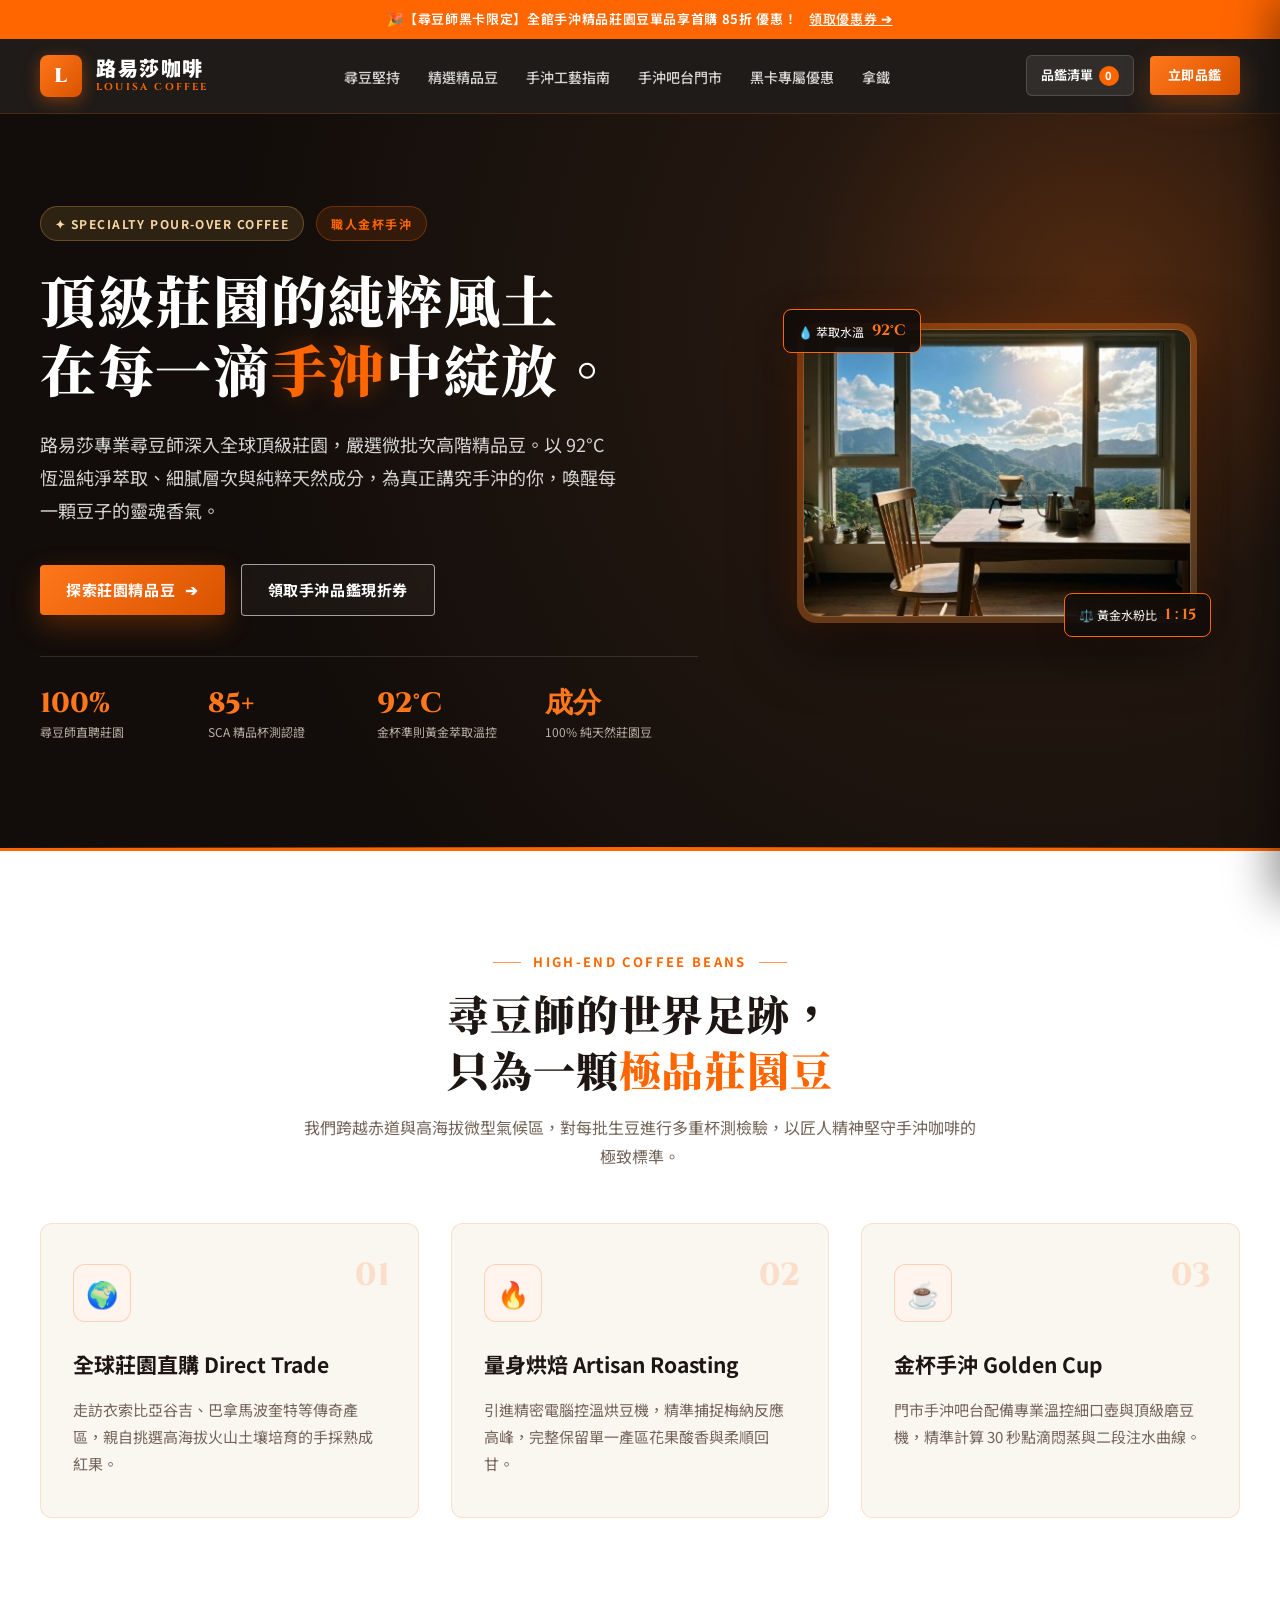
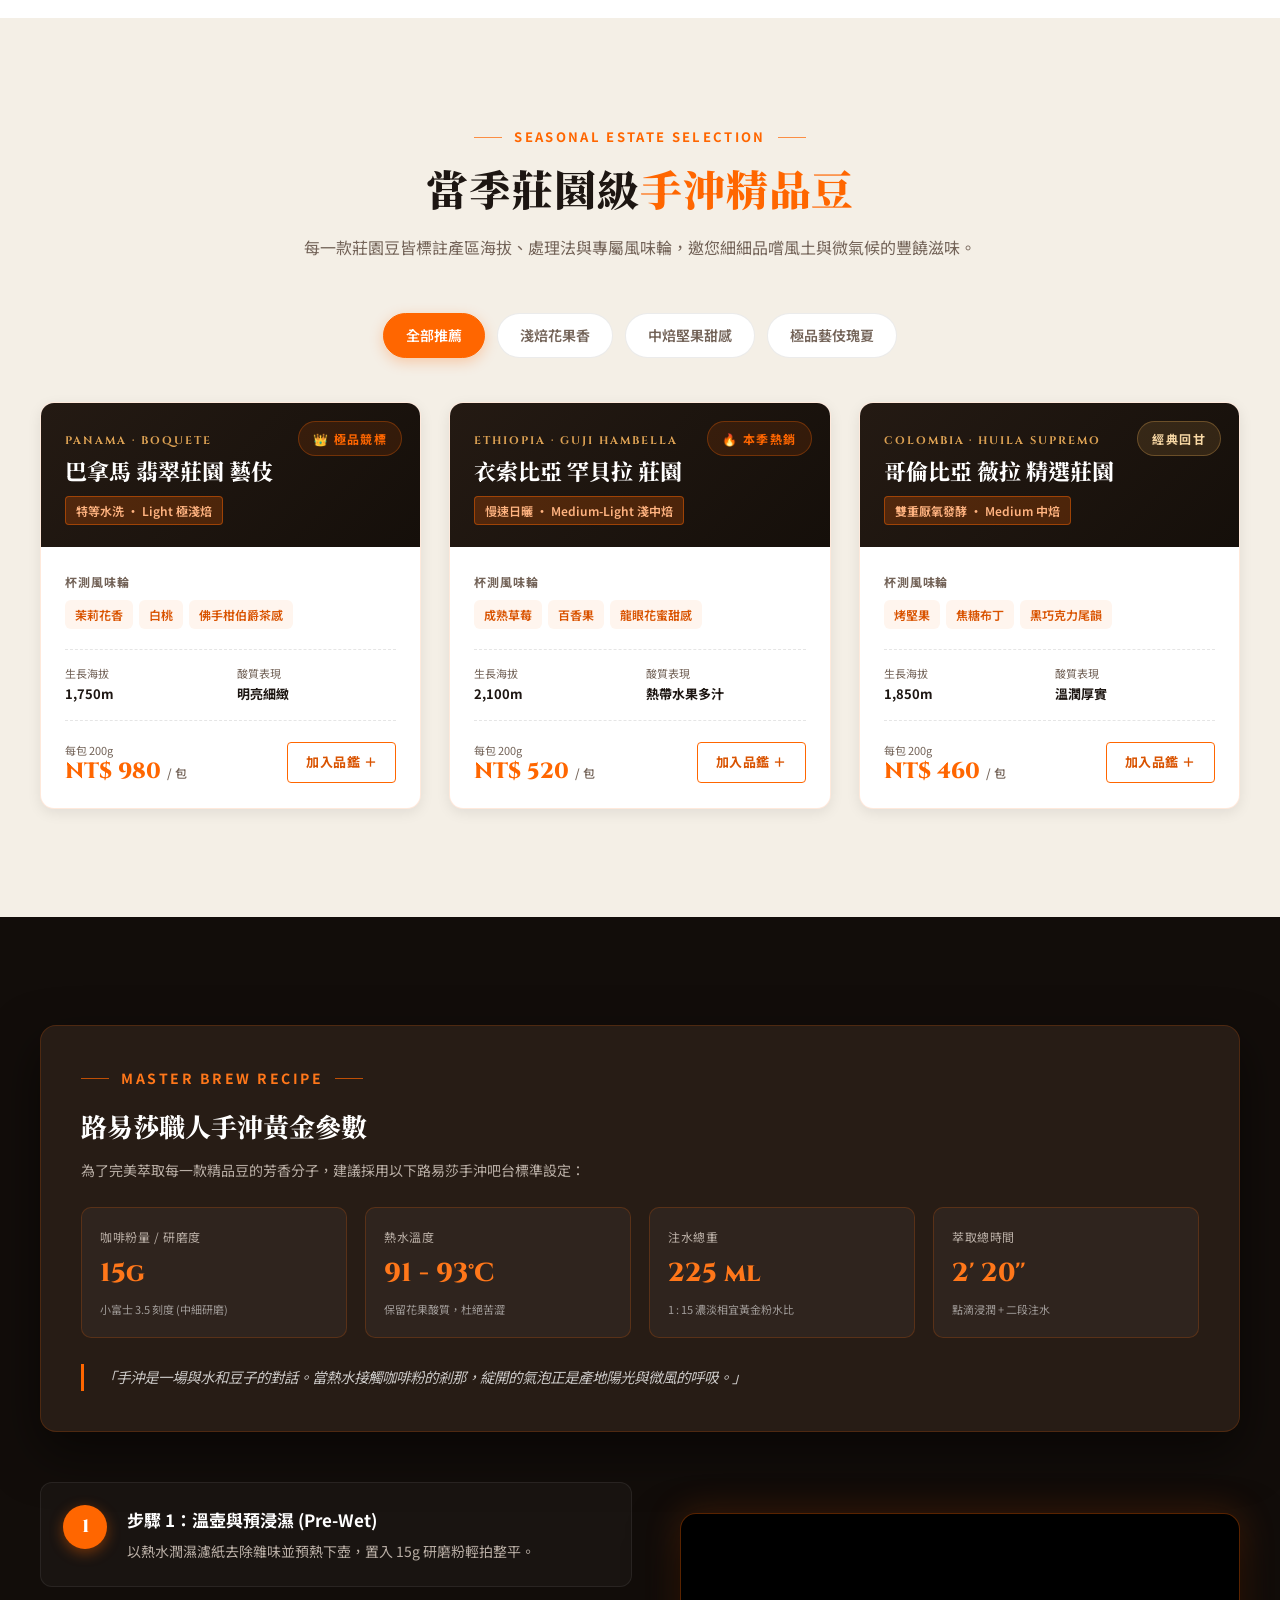
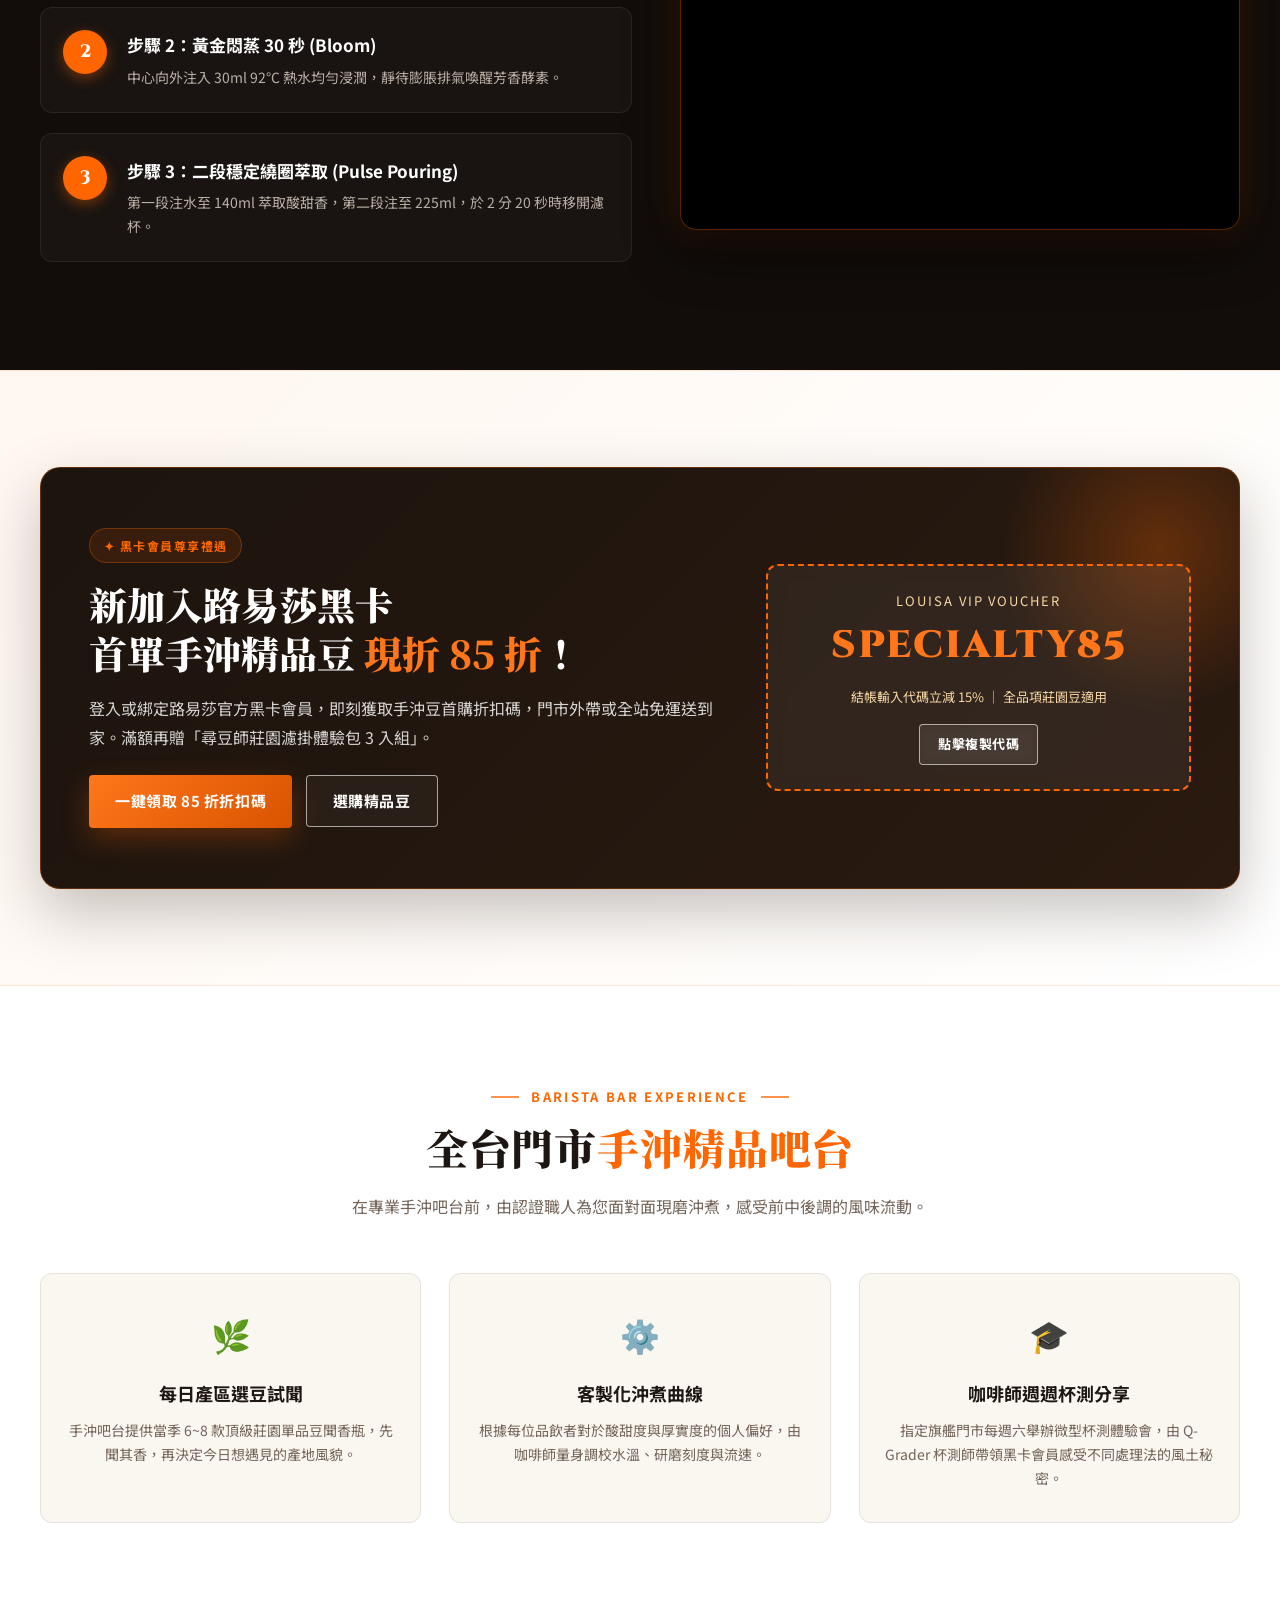
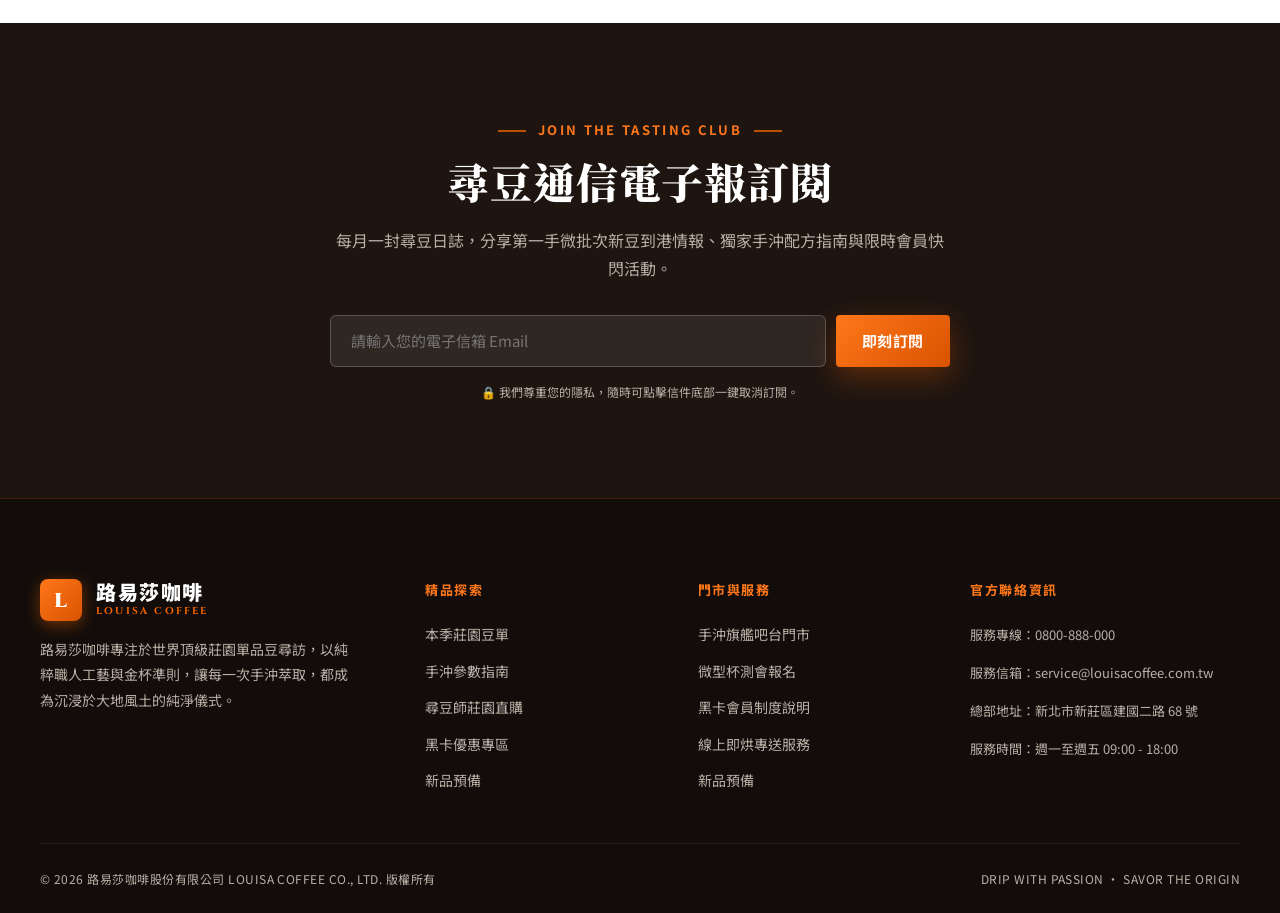
<file: onepage2/index.html>
<!DOCTYPE html>
<html lang="zh-Hant">
<head>
  <meta charset="UTF-8">
  <meta name="viewport" content="width=device-width, initial-scale=1.0">
  <meta name="description" content="路易莎咖啡 LOUISA COFFEE｜為手沖精品喜好者打造。嚴選全球高階莊園咖啡豆，以職人手沖溫控與金杯準則，喚醒純粹純淨的風土滋味。立即探索當季限量單品豆與品鑑專屬禮遇。">
  <title>路易莎咖啡 LOUISA COFFEE｜莊園級手沖精品咖啡</title>
  <link rel="preconnect" href="https://fonts.googleapis.com">
  <link rel="preconnect" href="https://fonts.gstatic.com" crossorigin>
  <link href="https://fonts.googleapis.com/css2?family=Cinzel:wght@600;700;800;900&family=Noto+Sans+TC:wght@400;500;600;700&family=Noto+Serif+TC:wght@500;600;700;900&display=swap" rel="stylesheet">
  <style>
    :root {
      --orange: #FF6600;
      --orange-bright: #FF771A;
      --orange-dark: #D95300;
      --orange-glow: rgba(255, 102, 0, 0.28);
      --orange-mist: #FFF5EE;
      --gold: #DCA153;
      --gold-light: #F7D7A4;
      --dark-espresso: #120D0A;
      --dark-bean: #1E1510;
      --dark-card: #271C15;
      --dark-border: rgba(255, 102, 0, 0.18);
      --cream: #FAF6F0;
      --cream-warm: #F4EFE6;
      --text-main: #1D1612;
      --text-muted: #736358;
      --text-light-muted: #BAAFA6;
      --white: #FFFFFF;
      --shadow-sm: 0 4px 14px rgba(18, 13, 10, 0.08);
      --shadow-md: 0 12px 32px rgba(18, 13, 10, 0.16);
      --shadow-orange: 0 10px 28px rgba(255, 102, 0, 0.28);
      --transition: all 0.28s cubic-bezier(0.4, 0, 0.2, 1);
    }

    * { box-sizing: border-box; margin: 0; padding: 0; }
    html { scroll-behavior: smooth; }
    body {
      color: var(--text-main);
      background-color: var(--cream);
      font-family: "Noto Sans TC", -apple-system, BlinkMacSystemFont, "Segoe UI", Roboto, sans-serif;
      font-size: 16px;
      line-height: 1.75;
      -webkit-font-smoothing: antialiased;
    }

    a { color: inherit; text-decoration: none; transition: var(--transition); }
    button, input, select { font: inherit; }
    button { cursor: pointer; border: none; background: none; }
    ul, ol { list-style: none; }

    .wrap {
      width: min(1200px, calc(100% - 48px));
      margin: 0 auto;
    }
    .serif { font-family: "Noto Serif TC", serif; }
    .display { font-family: "Cinzel", "Noto Serif TC", serif; }

    /* Focus visible */
    :focus-visible {
      outline: 3px solid var(--orange);
      outline-offset: 4px;
    }

    /* Badges & Buttons */
    .badge {
      display: inline-flex;
      align-items: center;
      gap: 7px;
      padding: 6px 14px;
      border-radius: 999px;
      font-size: 12px;
      font-weight: 700;
      letter-spacing: 0.12em;
      text-transform: uppercase;
    }
    .badge-orange {
      color: var(--orange);
      background: rgba(255, 102, 0, 0.12);
      border: 1px solid rgba(255, 102, 0, 0.3);
    }
    .badge-dark {
      color: var(--gold-light);
      background: rgba(220, 161, 83, 0.14);
      border: 1px solid rgba(220, 161, 83, 0.32);
    }

    .btn {
      display: inline-flex;
      align-items: center;
      justify-content: center;
      gap: 10px;
      min-height: 48px;
      padding: 12px 26px;
      border-radius: 4px;
      font-size: 15px;
      font-weight: 700;
      letter-spacing: 0.04em;
      transition: var(--transition);
      white-space: nowrap;
    }
    .btn:hover { transform: translateY(-2px); }
    .btn-orange {
      color: var(--white);
      background: linear-gradient(135deg, var(--orange-bright), var(--orange-dark));
      box-shadow: var(--shadow-orange);
    }
    .btn-orange:hover {
      background: linear-gradient(135deg, #FF8433, var(--orange));
      box-shadow: 0 14px 34px rgba(255, 102, 0, 0.42);
    }
    .btn-outline-white {
      color: var(--white);
      border: 1.5px solid rgba(255, 255, 255, 0.6);
      background: rgba(255, 255, 255, 0.04);
      backdrop-filter: blur(4px);
    }
    .btn-outline-white:hover {
      background: rgba(255, 255, 255, 0.16);
      border-color: var(--white);
    }
    .btn-outline-orange {
      color: var(--orange-dark);
      border: 1.5px solid var(--orange);
      background: transparent;
    }
    .btn-outline-orange:hover {
      color: var(--white);
      background: var(--orange);
    }
    .btn-sm {
      min-height: 38px;
      padding: 8px 18px;
      font-size: 13px;
    }

    /* Section Headings */
    .section-header {
      text-align: center;
      max-width: 680px;
      margin: 0 auto 52px;
    }
    .section-eyebrow {
      display: flex;
      align-items: center;
      justify-content: center;
      gap: 12px;
      margin-bottom: 12px;
      color: var(--orange);
      font-size: 13px;
      font-weight: 700;
      letter-spacing: 0.18em;
    }
    .section-eyebrow::before, .section-eyebrow::after {
      content: "";
      width: 28px;
      height: 1.5px;
      background: var(--orange);
      opacity: 0.7;
    }
    .section-title {
      font-size: clamp(28px, 4.2vw, 42px);
      font-weight: 900;
      line-height: 1.32;
      color: var(--text-main);
      letter-spacing: 0.02em;
    }
    .section-title span.orange { color: var(--orange); }
    .section-desc {
      margin-top: 16px;
      color: var(--text-muted);
      font-size: 16px;
      line-height: 1.8;
    }

    /* Top Announcement Bar */
    .top-promo-bar {
      background: var(--orange);
      color: var(--white);
      font-size: 13px;
      font-weight: 600;
      padding: 8px 16px;
      text-align: center;
      letter-spacing: 0.05em;
    }
    .top-promo-bar a {
      text-decoration: underline;
      margin-left: 8px;
      color: #FFF2E6;
    }
    .top-promo-bar a:hover { color: #FFF; }

    /* Navigation */
    .site-header {
      position: sticky;
      top: 0;
      z-index: 100;
      background: rgba(18, 13, 10, 0.94);
      backdrop-filter: blur(12px);
      border-bottom: 1px solid rgba(255, 102, 0, 0.2);
      transition: var(--transition);
    }
    .nav {
      display: flex;
      align-items: center;
      justify-content: space-between;
      min-height: 74px;
    }
    .brand {
      display: flex;
      align-items: center;
      gap: 14px;
      color: var(--white);
    }
    .brand-logo-badge {
      display: grid;
      place-items: center;
      width: 42px;
      height: 42px;
      border-radius: 8px;
      background: linear-gradient(135deg, var(--orange-bright), var(--orange-dark));
      box-shadow: 0 4px 16px rgba(255, 102, 0, 0.4);
      color: var(--white);
      font-weight: 900;
      font-size: 20px;
      font-family: "Cinzel", serif;
      letter-spacing: 0.05em;
    }
    .brand-name {
      display: flex;
      flex-direction: column;
    }
    .brand-name-zh {
      font-size: 20px;
      font-weight: 900;
      letter-spacing: 0.08em;
      line-height: 1.15;
      color: var(--white);
    }
    .brand-name-en {
      font-size: 10px;
      font-weight: 700;
      letter-spacing: 0.22em;
      color: var(--orange);
      font-family: "Cinzel", sans-serif;
    }
    .nav-menu {
      display: flex;
      align-items: center;
      gap: 28px;
    }
    .nav-item {
      color: rgba(255, 255, 255, 0.82);
      font-size: 14px;
      font-weight: 500;
      position: relative;
      padding: 6px 0;
      white-space: nowrap;
    }
    .nav-item:hover { color: var(--orange-bright); }
    .nav-item::after {
      content: "";
      position: absolute;
      left: 0;
      bottom: 0;
      width: 100%;
      height: 2px;
      background: var(--orange);
      transform: scaleX(0);
      transform-origin: right;
      transition: transform 0.25s ease;
    }
    .nav-item:hover::after {
      transform: scaleX(1);
      transform-origin: left;
    }
    .nav-actions {
      display: flex;
      align-items: center;
      gap: 16px;
    }
    .cart-trigger {
      position: relative;
      display: flex;
      align-items: center;
      gap: 6px;
      padding: 8px 14px;
      border-radius: 6px;
      color: var(--white);
      background: rgba(255, 255, 255, 0.08);
      font-size: 13px;
      font-weight: 600;
      border: 1px solid rgba(255, 255, 255, 0.15);
      transition: var(--transition);
    }
    .cart-trigger:hover {
      background: rgba(255, 102, 0, 0.2);
      border-color: var(--orange);
    }
    .cart-count {
      display: inline-grid;
      place-items: center;
      width: 20px;
      height: 20px;
      border-radius: 50%;
      background: var(--orange);
      color: var(--white);
      font-size: 11px;
      font-weight: 800;
    }
    .mobile-toggle {
      display: none;
      color: var(--white);
      font-size: 24px;
      padding: 6px;
    }

    /* Hero Section */
    .hero {
      position: relative;
      background: radial-gradient(circle at 82% 28%, #2D1D13 0%, var(--dark-espresso) 70%);
      color: var(--white);
      overflow: hidden;
      padding: 92px 0 108px;
      border-bottom: 3px solid var(--orange);
    }
    .hero::before {
      content: "";
      position: absolute;
      top: -150px;
      right: -150px;
      width: 650px;
      height: 650px;
      border-radius: 50%;
      background: radial-gradient(circle, rgba(255, 102, 0, 0.18) 0%, transparent 68%);
      pointer-events: none;
    }
    .hero::after {
      content: "";
      position: absolute;
      bottom: 0;
      left: 0;
      right: 0;
      height: 1px;
      background: linear-gradient(90deg, transparent, var(--orange), transparent);
    }
    .hero-grid {
      display: grid;
      grid-template-columns: 1.15fr 0.85fr;
      align-items: center;
      gap: 56px;
    }
    .hero-content {
      position: relative;
      z-index: 2;
    }
    .hero-badge-group {
      display: flex;
      flex-wrap: wrap;
      gap: 12px;
      margin-bottom: 24px;
    }
    .hero-title {
      font-size: clamp(34px, 4.8vw, 56px);
      font-weight: 900;
      line-height: 1.24;
      letter-spacing: 0.03em;
      margin-bottom: 24px;
    }
    .hero-title .highlight {
      color: var(--orange);
      text-shadow: 0 0 24px rgba(255, 102, 0, 0.35);
    }
    .hero-subtitle {
      font-size: 18px;
      color: rgba(255, 255, 255, 0.82);
      line-height: 1.85;
      margin-bottom: 36px;
      max-width: 580px;
    }
    .hero-ctas {
      display: flex;
      flex-wrap: wrap;
      align-items: center;
      gap: 16px;
      margin-bottom: 40px;
    }
    .hero-stats {
      display: grid;
      grid-template-columns: repeat(4, 1fr);
      gap: 16px;
      padding-top: 32px;
      border-top: 1px solid rgba(255, 255, 255, 0.12);
    }
    .stat-item {
      display: flex;
      flex-direction: column;
    }
    .stat-number {
      font-size: 28px;
      font-weight: 800;
      color: var(--orange-bright);
      font-family: "Cinzel", serif;
      line-height: 1.1;
    }
    .stat-label {
      font-size: 12px;
      color: var(--text-light-muted);
      margin-top: 4px;
      line-height: 1.4;
    }

    /* Hero Visual: Image Implementation */
    .hero-visual {
      position: relative;
      display: grid;
      place-items: center;
    }
    .hero-image-wrap {
      position: relative;
      display: inline-block;
      width: 400px;
      height: 300px;
      max-width: 100%;
      border-radius: 20px;
      padding: 6px;
      background: linear-gradient(145deg, rgba(255, 102, 0, 0.45), rgba(220, 161, 83, 0.25));
      box-shadow: 0 24px 60px rgba(0, 0, 0, 0.6), 0 0 35px rgba(255, 102, 0, 0.22);
    }
    .hero-image {
      width: 400px;
      height: 300px;
      max-width: 100%;
      height: 100%;
      object-fit: cover;
      border-radius: 16px;
      display: block;
      border: 1px solid rgba(255, 255, 255, 0.15);
    }
    .floating-param-tag {
      position: absolute;
      background: rgba(18, 13, 10, 0.92);
      border: 1px solid var(--orange);
      border-radius: 8px;
      padding: 8px 14px;
      box-shadow: var(--shadow-md);
      color: var(--white);
      font-size: 12px;
      display: flex;
      align-items: center;
      gap: 8px;
      animation: floatTag 4s ease-in-out infinite;
      z-index: 2;
    }
    .tag-temp { top: -14px; left: -14px; }
    .tag-ratio { bottom: -14px; right: -14px; animation-delay: 2s; }
    .floating-param-tag strong { color: var(--orange-bright); font-size: 15px; font-family: "Cinzel", serif; }
    @keyframes floatTag {
      0%, 100% { transform: translateY(0); }
      50% { transform: translateY(-6px); }
    }

    /* Section: Pillars of High-End Specialty Beans */
    .section-pillars {
      padding: 100px 0;
      background: var(--white);
    }
    .pillars-grid {
      display: grid;
      grid-template-columns: repeat(3, 1fr);
      gap: 32px;
    }
    .pillar-card {
      background: var(--cream);
      border: 1px solid rgba(255, 102, 0, 0.15);
      border-radius: 12px;
      padding: 40px 32px;
      position: relative;
      transition: var(--transition);
      overflow: hidden;
    }
    .pillar-card::before {
      content: "";
      position: absolute;
      top: 0;
      left: 0;
      width: 4px;
      height: 100%;
      background: var(--orange);
      transform: scaleY(0);
      transform-origin: bottom;
      transition: transform 0.3s ease;
    }
    .pillar-card:hover {
      transform: translateY(-6px);
      box-shadow: var(--shadow-md);
      border-color: rgba(255, 102, 0, 0.4);
      background: var(--white);
    }
    .pillar-card:hover::before { transform: scaleY(1); transform-origin: top; }
    .pillar-icon-box {
      width: 58px;
      height: 58px;
      border-radius: 12px;
      background: var(--orange-mist);
      border: 1px solid rgba(255, 102, 0, 0.25);
      color: var(--orange);
      display: grid;
      place-items: center;
      font-size: 26px;
      margin-bottom: 24px;
    }
    .pillar-number {
      position: absolute;
      top: 24px;
      right: 28px;
      font-size: 32px;
      font-weight: 800;
      color: rgba(255, 102, 0, 0.16);
      font-family: "Cinzel", serif;
    }
    .pillar-title {
      font-size: 21px;
      font-weight: 700;
      margin-bottom: 14px;
      color: var(--text-main);
    }
    .pillar-desc {
      color: var(--text-muted);
      font-size: 15px;
      line-height: 1.8;
    }

    /* Section: Seasonal Specialty Beans */
    .section-beans {
      padding: 108px 0;
      background: var(--cream-warm);
      position: relative;
    }
    .bean-filter-nav {
      display: flex;
      justify-content: center;
      flex-wrap: wrap;
      gap: 12px;
      margin-bottom: 44px;
    }
    .filter-btn {
      padding: 9px 22px;
      border-radius: 999px;
      font-size: 14px;
      font-weight: 600;
      color: var(--text-muted);
      background: var(--white);
      border: 1px solid rgba(0, 0, 0, 0.08);
      transition: var(--transition);
    }
    .filter-btn:hover, .filter-btn.active {
      color: var(--white);
      background: var(--orange);
      border-color: var(--orange);
      box-shadow: 0 4px 14px rgba(255, 102, 0, 0.28);
    }

    .bean-grid {
      display: grid;
      grid-template-columns: repeat(3, 1fr);
      gap: 28px;
    }
    .bean-card {
      background: var(--white);
      border-radius: 14px;
      border: 1px solid rgba(255, 102, 0, 0.14);
      box-shadow: var(--shadow-sm);
      overflow: hidden;
      display: flex;
      flex-direction: column;
      transition: var(--transition);
      position: relative;
    }
    .bean-card:hover {
      transform: translateY(-7px);
      box-shadow: var(--shadow-md);
      border-color: var(--orange);
    }
    .bean-ribbon {
      position: absolute;
      top: 18px;
      right: 18px;
      z-index: 2;
    }
    .bean-header {
      background: linear-gradient(135deg, #241A13, #150F0A);
      color: var(--white);
      padding: 28px 24px 22px;
      position: relative;
    }
    .bean-origin {
      font-size: 11px;
      font-weight: 700;
      letter-spacing: 0.18em;
      color: var(--gold);
      font-family: "Cinzel", serif;
      margin-bottom: 6px;
    }
    .bean-name {
      font-size: 22px;
      font-weight: 800;
      line-height: 1.35;
      color: var(--white);
    }
    .bean-process-tag {
      display: inline-block;
      margin-top: 10px;
      padding: 3px 10px;
      border-radius: 4px;
      background: rgba(255, 102, 0, 0.22);
      border: 1px solid rgba(255, 102, 0, 0.45);
      color: #FFB380;
      font-size: 12px;
      font-weight: 600;
    }
    .bean-body {
      padding: 24px;
      display: flex;
      flex-direction: column;
      flex-grow: 1;
    }
    .flavor-notes-box {
      margin-bottom: 20px;
    }
    .flavor-title {
      font-size: 12px;
      font-weight: 700;
      color: var(--text-muted);
      letter-spacing: 0.08em;
      margin-bottom: 8px;
    }
    .flavor-tags {
      display: flex;
      flex-wrap: wrap;
      gap: 6px;
    }
    .flavor-pill {
      font-size: 12px;
      padding: 4px 10px;
      background: var(--orange-mist);
      color: var(--orange-dark);
      border-radius: 6px;
      font-weight: 600;
    }
    .bean-specs-list {
      display: grid;
      grid-template-columns: 1fr 1fr;
      gap: 12px;
      padding: 14px 0;
      border-top: 1px dashed rgba(0, 0, 0, 0.1);
      border-bottom: 1px dashed rgba(0, 0, 0, 0.1);
      margin-bottom: 20px;
      font-size: 13px;
    }
    .spec-item span {
      display: block;
      color: var(--text-muted);
      font-size: 11px;
    }
    .spec-item strong {
      color: var(--text-main);
      font-weight: 700;
    }
    .bean-footer {
      margin-top: auto;
      display: flex;
      align-items: center;
      justify-content: space-between;
      gap: 12px;
    }
    .bean-price-box {
      display: flex;
      flex-direction: column;
    }
    .bean-price-label {
      font-size: 11px;
      color: var(--text-muted);
    }
    .bean-price {
      font-size: 22px;
      font-weight: 800;
      color: var(--orange);
      font-family: "Cinzel", serif;
      line-height: 1.1;
    }
    .bean-price small {
      font-size: 12px;
      color: var(--text-muted);
      font-family: "Noto Sans TC", sans-serif;
      font-weight: 500;
    }

    /* Section: Pour-over Ritual & Brewing Guide (onepage2 spec: Gauges + Steps on Left + YouTube Video on Right) */
    .section-ritual {
      padding: 108px 0;
      background: var(--dark-espresso);
      color: var(--white);
      position: relative;
    }
    .ritual-dashboard {
      background: var(--dark-card);
      border: 1px solid var(--dark-border);
      border-radius: 16px;
      padding: 40px;
      box-shadow: 0 20px 50px rgba(0, 0, 0, 0.5);
      margin-bottom: 50px;
    }
    .ritual-dashboard-header {
      margin-bottom: 24px;
    }
    .ritual-dashboard-header h3 {
      font-size: 26px;
      font-weight: 800;
      color: var(--white);
      margin-bottom: 10px;
    }
    .ritual-dashboard-header p {
      color: var(--text-light-muted);
      font-size: 14px;
    }
    .parameter-gauges {
      display: grid;
      grid-template-columns: repeat(4, 1fr);
      gap: 18px;
      margin-bottom: 26px;
    }
    .gauge-box {
      background: rgba(255, 255, 255, 0.04);
      border: 1px solid rgba(255, 102, 0, 0.2);
      border-radius: 10px;
      padding: 18px;
      transition: var(--transition);
    }
    .gauge-box:hover {
      background: rgba(255, 102, 0, 0.08);
      border-color: rgba(255, 102, 0, 0.4);
      transform: translateY(-2px);
    }
    .gauge-label {
      font-size: 12px;
      color: var(--text-light-muted);
      letter-spacing: 0.05em;
    }
    .gauge-val {
      font-size: 26px;
      font-weight: 800;
      color: var(--orange-bright);
      font-family: "Cinzel", serif;
      margin-top: 4px;
    }
    .gauge-desc {
      font-size: 11px;
      color: rgba(255, 255, 255, 0.55);
      margin-top: 4px;
    }
    .ritual-quote {
      font-style: italic;
      color: rgba(255, 255, 255, 0.75);
      border-left: 3px solid var(--orange);
      padding-left: 18px;
      font-size: 14.5px;
      line-height: 1.8;
    }

    /* Workflow: 左為步驟、右為影片崁入 (560px × 315px) */
    .ritual-workflow-grid {
      display: grid;
      grid-template-columns: 1fr 560px;
      align-items: center;
      gap: 48px;
    }
    .brew-timeline {
      display: flex;
      flex-direction: column;
      gap: 20px;
    }
    .timeline-step {
      display: flex;
      gap: 20px;
      background: rgba(255, 255, 255, 0.03);
      border: 1px solid rgba(255, 255, 255, 0.07);
      border-radius: 12px;
      padding: 22px;
      transition: var(--transition);
    }
    .timeline-step:hover {
      background: rgba(255, 102, 0, 0.08);
      border-color: rgba(255, 102, 0, 0.35);
      transform: translateX(4px);
    }
    .step-badge {
      width: 44px;
      height: 44px;
      border-radius: 50%;
      background: var(--orange);
      color: var(--white);
      display: grid;
      place-items: center;
      font-size: 18px;
      font-weight: 800;
      font-family: "Cinzel", serif;
      flex-shrink: 0;
      box-shadow: 0 4px 14px rgba(255, 102, 0, 0.4);
    }
    .step-detail h4 {
      font-size: 17px;
      font-weight: 700;
      color: var(--white);
      margin-bottom: 6px;
    }
    .step-detail p {
      font-size: 14px;
      color: var(--text-light-muted);
      line-height: 1.7;
    }

    .ritual-video-wrap {
      width: 560px;
      max-width: 100%;
      border-radius: 16px;
      overflow: hidden;
      box-shadow: 0 20px 50px rgba(0, 0, 0, 0.6), 0 0 35px rgba(255, 102, 0, 0.22);
      border: 1px solid rgba(255, 102, 0, 0.35);
      background: #000;
    }
    .ritual-video-wrap iframe {
      display: block;
      width: 560px;
      height: 315px;
      max-width: 100%;
      border: none;
    }

    /* Section: Promotion Voucher & Black Card Benefits */
    .section-promo {
      padding: 96px 0;
      background: linear-gradient(135deg, #FFF7F0, #FFF);
      border-top: 1px solid rgba(255, 102, 0, 0.15);
      border-bottom: 1px solid rgba(255, 102, 0, 0.15);
    }
    .promo-banner {
      background: linear-gradient(135deg, #1C140E 0%, #2A1A10 100%);
      border-radius: 20px;
      padding: 60px 48px;
      color: var(--white);
      position: relative;
      overflow: hidden;
      box-shadow: 0 24px 60px rgba(28, 20, 14, 0.25);
      border: 1px solid rgba(255, 102, 0, 0.3);
    }
    .promo-banner::before {
      content: "";
      position: absolute;
      top: -80px;
      right: -80px;
      width: 320px;
      height: 320px;
      border-radius: 50%;
      background: radial-gradient(circle, rgba(255, 102, 0, 0.28), transparent 70%);
    }
    .promo-grid {
      display: grid;
      grid-template-columns: 1.2fr 0.8fr;
      align-items: center;
      gap: 40px;
      position: relative;
      z-index: 2;
    }
    .promo-text h3 {
      font-size: clamp(26px, 3.6vw, 38px);
      font-weight: 900;
      line-height: 1.3;
      margin-bottom: 16px;
    }
    .promo-text p {
      font-size: 16px;
      color: rgba(255, 255, 255, 0.82);
      line-height: 1.8;
      margin-bottom: 24px;
    }
    .coupon-box {
      background: rgba(255, 255, 255, 0.06);
      border: 2px dashed var(--orange);
      border-radius: 12px;
      padding: 24px;
      text-align: center;
      backdrop-filter: blur(8px);
    }
    .coupon-val {
      font-size: 38px;
      font-weight: 900;
      color: var(--orange-bright);
      font-family: "Cinzel", serif;
      letter-spacing: 0.05em;
      transition: transform 0.25s ease;
    }
    .coupon-desc {
      font-size: 13px;
      color: var(--gold-light);
      margin: 6px 0 16px;
    }

    /* Section: Bar Experience & Store Locator */
    .section-stores {
      padding: 100px 0;
      background: var(--white);
    }
    .store-features-grid {
      display: grid;
      grid-template-columns: repeat(3, 1fr);
      gap: 28px;
    }
    .store-feature-card {
      border: 1px solid rgba(0, 0, 0, 0.08);
      border-radius: 12px;
      padding: 32px 24px;
      background: var(--cream);
      text-align: center;
      transition: var(--transition);
    }
    .store-feature-card:hover {
      border-color: var(--orange);
      transform: translateY(-5px);
      box-shadow: var(--shadow-sm);
    }
    .store-feature-icon {
      font-size: 32px;
      color: var(--orange);
      margin-bottom: 16px;
    }
    .store-feature-title {
      font-size: 18px;
      font-weight: 700;
      margin-bottom: 10px;
    }
    .store-feature-text {
      font-size: 14px;
      color: var(--text-muted);
      line-height: 1.7;
    }

    /* Newsletter & Tasting Club */
    .section-newsletter {
      padding: 96px 0;
      background: var(--dark-bean);
      color: var(--white);
      text-align: center;
      position: relative;
    }
    .newsletter-box {
      max-width: 620px;
      margin: 0 auto;
    }
    .newsletter-form {
      display: flex;
      gap: 10px;
      margin-top: 32px;
    }
    .newsletter-input {
      flex: 1;
      min-height: 52px;
      padding: 0 20px;
      background: rgba(255, 255, 255, 0.08);
      border: 1px solid rgba(255, 255, 255, 0.2);
      border-radius: 6px;
      color: var(--white);
      font-size: 15px;
      outline: none;
      transition: var(--transition);
    }
    .newsletter-input:focus {
      border-color: var(--orange);
      background: rgba(255, 255, 255, 0.14);
      box-shadow: 0 0 16px var(--orange-glow);
    }
    .newsletter-note {
      font-size: 12px;
      color: var(--text-light-muted);
      margin-top: 14px;
    }

    /* Footer */
    .site-footer {
      background: var(--dark-espresso);
      color: var(--text-light-muted);
      border-top: 1px solid rgba(255, 102, 0, 0.2);
      font-size: 14px;
    }
    .footer-top {
      display: grid;
      grid-template-columns: 1.5fr 1fr 1fr 1.2fr;
      gap: 48px;
      padding: 80px 0 50px;
    }
    .footer-brand p {
      margin-top: 16px;
      font-size: 14px;
      line-height: 1.8;
      max-width: 320px;
    }
    .footer-col-title {
      font-size: 13px;
      font-weight: 700;
      color: var(--orange-bright);
      letter-spacing: 0.12em;
      margin-bottom: 20px;
      text-transform: uppercase;
    }
    .footer-links li + li { margin-top: 12px; }
    .footer-links a:hover { color: var(--white); }
    .footer-bottom {
      border-top: 1px solid rgba(255, 255, 255, 0.08);
      padding: 24px 0;
      display: flex;
      align-items: center;
      justify-content: space-between;
      font-size: 12px;
      letter-spacing: 0.04em;
    }

    /* Modal & Cart Drawer */
    .drawer-overlay {
      position: fixed;
      inset: 0;
      background: rgba(0, 0, 0, 0.65);
      backdrop-filter: blur(4px);
      z-index: 999;
      opacity: 0;
      pointer-events: none;
      transition: opacity 0.3s ease;
    }
    .drawer-overlay.active { opacity: 1; pointer-events: auto; }
    .cart-drawer {
      position: fixed;
      top: 0;
      right: 0;
      bottom: 0;
      width: min(420px, 100%);
      background: var(--cream);
      box-shadow: -10px 0 40px rgba(0, 0, 0, 0.4);
      z-index: 1000;
      transform: translateX(100%);
      transition: transform 0.32s cubic-bezier(0.16, 1, 0.3, 1);
      display: flex;
      flex-direction: column;
    }
    .cart-drawer.active { transform: translateX(0); }
    .drawer-header {
      padding: 24px;
      background: var(--dark-bean);
      color: var(--white);
      display: flex;
      justify-content: space-between;
      align-items: center;
    }
    .drawer-header h3 { font-size: 18px; font-weight: 800; }
    .drawer-close { color: var(--white); font-size: 24px; }
    .drawer-body {
      padding: 24px;
      overflow-y: auto;
      flex-grow: 1;
    }
    .cart-item {
      display: flex;
      justify-content: space-between;
      align-items: center;
      padding: 14px 0;
      border-bottom: 1px solid rgba(0, 0, 0, 0.08);
    }
    .cart-item-info h5 { font-size: 15px; font-weight: 700; }
    .cart-item-info p { font-size: 12px; color: var(--text-muted); }
    .cart-item-price { font-weight: 800; color: var(--orange); }
    .drawer-footer {
      padding: 24px;
      background: var(--white);
      border-top: 1px solid rgba(0, 0, 0, 0.08);
    }
    .drawer-total {
      display: flex;
      justify-content: space-between;
      font-size: 18px;
      font-weight: 800;
      margin-bottom: 16px;
    }

    /* Toast Notification */
    .toast-box {
      position: fixed;
      bottom: 30px;
      right: 30px;
      z-index: 1100;
      background: var(--dark-bean);
      border-left: 4px solid var(--orange);
      color: var(--white);
      padding: 14px 22px;
      border-radius: 6px;
      box-shadow: var(--shadow-md);
      font-size: 14px;
      font-weight: 600;
      opacity: 0;
      transform: translateY(20px);
      pointer-events: none;
      transition: all 0.3s ease;
    }
    .toast-box.show { opacity: 1; transform: translateY(0); pointer-events: auto; }

    /* Scroll Animation */
    .reveal {
      opacity: 0;
      transform: translateY(24px);
      transition: opacity 0.7s ease, transform 0.7s ease;
    }
    .reveal.active {
      opacity: 1;
      transform: translateY(0);
    }

    /* Reduced Motion */
    @media (prefers-reduced-motion: reduce) {
      html { scroll-behavior: auto; }
      *, *::before, *::after {
        animation-duration: 0.001ms !important;
        animation-iteration-count: 1 !important;
        transition-duration: 0.001ms !important;
      }
      .reveal {
        opacity: 1 !important;
        transform: none !important;
      }
    }

    /* Responsive */
    @media (max-width: 1100px) {
      .parameter-gauges { grid-template-columns: repeat(2, 1fr); }
      .ritual-workflow-grid {
        grid-template-columns: 1fr;
        gap: 40px;
      }
      .ritual-video-wrap {
        margin: 0 auto;
        width: 100%;
        max-width: 560px;
        aspect-ratio: 16 / 9;
        height: auto;
      }
      .ritual-video-wrap iframe {
        width: 100%;
        height: 100%;
      }
    }

    @media (max-width: 992px) {
      .hero-grid, .promo-grid { grid-template-columns: 1fr; gap: 48px; }
      .pillars-grid, .bean-grid, .store-features-grid { grid-template-columns: 1fr 1fr; }
      .footer-top { grid-template-columns: 1fr 1fr; gap: 36px; }
      .hero-visual { order: -1; }
      .hero-image-wrap { width: 100%; max-width: 400px; height: auto; aspect-ratio: 4/3; }
      .hero-image { width: 100%; height: 100%; }
      .hero-stats { grid-template-columns: repeat(2, 1fr); gap: 20px; }
    }

    @media (max-width: 768px) {
      .top-promo-bar { font-size: 12px; }
      .nav-menu {
        position: fixed;
        top: 74px;
        left: 0;
        right: 0;
        background: var(--dark-bean);
        flex-direction: column;
        padding: 30px 24px;
        gap: 20px;
        border-bottom: 2px solid var(--orange);
        transform: translateY(-130%);
        transition: transform 0.3s ease;
      }
      .nav-menu.open { transform: translateY(0); }
      .mobile-toggle { display: block; }
      .hero { padding: 60px 0 80px; }
      .hero-stats { grid-template-columns: 1fr; gap: 16px; }
      .pillars-grid, .bean-grid, .store-features-grid { grid-template-columns: 1fr; }
      .newsletter-form { flex-direction: column; }
      .footer-top { grid-template-columns: 1fr; gap: 32px; }
      .footer-bottom { flex-direction: column; gap: 12px; text-align: center; }
    }

    @media (max-width: 576px) {
      .parameter-gauges { grid-template-columns: 1fr; }
      .ritual-dashboard { padding: 24px 20px; }
      .timeline-step { padding: 16px; gap: 14px; }
      .step-badge { width: 38px; height: 38px; font-size: 16px; }
    }
  </style>
</head>
<body>

  <!-- Top Announcement Bar -->
  <div class="top-promo-bar" role="region" aria-label="優惠公告">
    🎉【尋豆師黑卡限定】全館手沖精品莊園豆單品享首購 <strong>85折</strong> 優惠！
    <a href="#promo">領取優惠券 ➔</a>
  </div>

  <!-- Header -->
  <header class="site-header" id="header">
    <nav class="nav wrap" aria-label="主要導覽">
      <a class="brand" href="#top" aria-label="路易莎咖啡首頁">
        <div class="brand-logo-badge">L</div>
        <div class="brand-name">
          <span class="brand-name-zh">路易莎咖啡</span>
          <span class="brand-name-en">LOUISA COFFEE</span>
        </div>
      </a>

      <button class="mobile-toggle" id="menuToggle" aria-label="切換選單" aria-expanded="false">☰</button>

      <ul class="nav-menu" id="navMenu">
        <li><a class="nav-item" href="#philosophy">尋豆堅持</a></li>
        <li><a class="nav-item" href="#beans">精選精品豆</a></li>
        <li><a class="nav-item" href="#ritual">手沖工藝指南</a></li>
        <li><a class="nav-item" href="#stores">手沖吧台門市</a></li>
        <li><a class="nav-item" href="#promo">黑卡專屬優惠</a></li>
        <li><a class="nav-item" href="#beans">拿鐵</a></li>
      </ul>

      <div class="nav-actions">
        <button class="cart-trigger" id="cartOpenBtn" aria-label="檢視品鑑選豆單">
          <span>品鑑清單</span>
          <span class="cart-count" id="cartBadgeCount">0</span>
        </button>
        <a class="btn btn-orange btn-sm" href="#beans">立即品鑑</a>
      </div>
    </nav>
  </header>

  <main id="top">
    <!-- Hero Section -->
    <section class="hero" aria-labelledby="heroHeading">
      <div class="wrap hero-grid">
        <div class="hero-content reveal">
          <div class="hero-badge-group">
            <span class="badge badge-dark">✦ SPECIALTY POUR-OVER COFFEE</span>
            <span class="badge badge-orange">職人金杯手沖</span>
          </div>

          <h1 class="hero-title serif" id="heroHeading">
            頂級莊園的純粹風土<br>
            在每一滴<span class="highlight">手沖</span>中綻放。
          </h1>

          <p class="hero-subtitle">
            路易莎專業尋豆師深入全球頂級莊園，嚴選微批次高階精品豆。以 92°C 恆溫純淨萃取、細膩層次與純粹天然成分，為真正講究手沖的你，喚醒每一顆豆子的靈魂香氣。
          </p>

          <div class="hero-ctas">
            <a class="btn btn-orange" href="#beans">
              <span>探索莊園精品豆</span>
              <span>➔</span>
            </a>
            <a class="btn btn-outline-white" href="#promo">
              <span>領取手沖品鑑現折券</span>
            </a>
          </div>

          <div class="hero-stats">
            <div class="stat-item">
              <div class="stat-number">100%</div>
              <div class="stat-label">尋豆師直聘莊園</div>
            </div>
            <div class="stat-item">
              <div class="stat-number">85+</div>
              <div class="stat-label">SCA 精品杯測認證</div>
            </div>
            <div class="stat-item">
              <div class="stat-number">92°C</div>
              <div class="stat-label">金杯準則黃金萃取溫控</div>
            </div>
            <div class="stat-item">
              <div class="stat-number">成分</div>
              <div class="stat-label">100% 純天然莊園豆</div>
            </div>
          </div>
        </div>

        <!-- Hero Right: Image Element (onepage2 spec: images/hero.jpg, width 400, height 300) -->
        <div class="hero-visual reveal">
          <div class="hero-image-wrap">
            <img src="images/hero.jpg" alt="路易莎咖啡手沖精品" width="400" height="300" class="hero-image">
            <div class="floating-param-tag tag-temp">
              <span>💧 萃取水溫</span>
              <strong>92°C</strong>
            </div>
            <div class="floating-param-tag tag-ratio">
              <span>⚖️ 黃金水粉比</span>
              <strong>1 : 15</strong>
            </div>
          </div>
        </div>
      </div>
    </section>

    <!-- Section: Pillars of High-End Coffee Beans -->
    <section class="section-pillars" id="philosophy" aria-labelledby="pillarsHeading">
      <div class="wrap">
        <div class="section-header reveal">
          <p class="section-eyebrow">HIGH-END COFFEE BEANS</p>
          <h2 class="section-title serif" id="pillarsHeading">尋豆師的世界足跡，<br>只為一顆<span class="orange">極品莊園豆</span></h2>
          <p class="section-desc">我們跨越赤道與高海拔微型氣候區，對每批生豆進行多重杯測檢驗，以匠人精神堅守手沖咖啡的極致標準。</p>
        </div>

        <div class="pillars-grid">
          <article class="pillar-card reveal">
            <div class="pillar-number">01</div>
            <div class="pillar-icon-box">🌍</div>
            <h3 class="pillar-title">全球莊園直購 Direct Trade</h3>
            <p class="pillar-desc">走訪衣索比亞谷吉、巴拿馬波奎特等傳奇產區，親自挑選高海拔火山土壤培育的手採熟成紅果。</p>
          </article>

          <article class="pillar-card reveal">
            <div class="pillar-number">02</div>
            <div class="pillar-icon-box">🔥</div>
            <h3 class="pillar-title">量身烘焙 Artisan Roasting</h3>
            <p class="pillar-desc">引進精密電腦控溫烘豆機，精準捕捉梅納反應高峰，完整保留單一產區花果酸香與柔順回甘。</p>
          </article>

          <article class="pillar-card reveal">
            <div class="pillar-number">03</div>
            <div class="pillar-icon-box">☕</div>
            <h3 class="pillar-title">金杯手沖 Golden Cup</h3>
            <p class="pillar-desc">門市手沖吧台配備專業溫控細口壺與頂級磨豆機，精準計算 30 秒點滴悶蒸與二段注水曲線。</p>
          </article>
        </div>
      </div>
    </section>

    <!-- Section: Seasonal Specialty Beans Grid & Filters -->
    <section class="section-beans" id="beans" aria-labelledby="beansHeading">
      <div class="wrap">
        <div class="section-header reveal">
          <p class="section-eyebrow">SEASONAL ESTATE SELECTION</p>
          <h2 class="section-title serif" id="beansHeading">當季莊園級<span class="orange">手沖精品豆</span></h2>
          <p class="section-desc">每一款莊園豆皆標註產區海拔、處理法與專屬風味輪，邀您細細品嚐風土與微氣候的豐饒滋味。</p>
        </div>

        <!-- Filter Tabs -->
        <div class="bean-filter-nav reveal" role="tablist" aria-label="咖啡豆分類">
          <button class="filter-btn active" data-filter="all" role="tab" aria-selected="true">全部推薦</button>
          <button class="filter-btn" data-filter="light" role="tab" aria-selected="false">淺焙花果香</button>
          <button class="filter-btn" data-filter="medium" role="tab" aria-selected="false">中焙堅果甜感</button>
          <button class="filter-btn" data-filter="geisha" role="tab" aria-selected="false">極品藝伎瑰夏</button>
        </div>

        <div class="bean-grid" id="beanGrid">
          <!-- Item 1: Geisha -->
          <article class="bean-card reveal" data-category="geisha">
            <div class="bean-ribbon">
              <span class="badge badge-orange">👑 極品競標</span>
            </div>
            <div class="bean-header">
              <div class="bean-origin">PANAMA · BOQUETE</div>
              <h3 class="bean-name serif">巴拿馬 翡翠莊園 藝伎</h3>
              <span class="bean-process-tag">特等水洗 · Light 極淺焙</span>
            </div>
            <div class="bean-body">
              <div class="flavor-notes-box">
                <div class="flavor-title">杯測風味輪</div>
                <div class="flavor-tags">
                  <span class="flavor-pill">茉莉花香</span>
                  <span class="flavor-pill">白桃</span>
                  <span class="flavor-pill">佛手柑伯爵茶感</span>
                </div>
              </div>

              <div class="bean-specs-list">
                <div class="spec-item">
                  <span>生長海拔</span>
                  <strong>1,750m</strong>
                </div>
                <div class="spec-item">
                  <span>酸質表現</span>
                  <strong>明亮細緻</strong>
                </div>
              </div>

              <div class="bean-footer">
                <div class="bean-price-box">
                  <span class="bean-price-label">每包 200g</span>
                  <div class="bean-price">NT$ 980 <small>/ 包</small></div>
                </div>
                <button class="btn btn-outline-orange btn-sm add-cart-btn" data-name="巴拿馬 翡翠莊園 藝伎" data-price="980">
                  加入品鑑 ＋
                </button>
              </div>
            </div>
          </article>

          <!-- Item 2: Light -->
          <article class="bean-card reveal" data-category="light">
            <div class="bean-ribbon">
              <span class="badge badge-orange">🔥 本季熱銷</span>
            </div>
            <div class="bean-header">
              <div class="bean-origin">ETHIOPIA · GUJI HAMBELLA</div>
              <h3 class="bean-name serif">衣索比亞 罕貝拉 莊園</h3>
              <span class="bean-process-tag">慢速日曬 · Medium-Light 淺中焙</span>
            </div>
            <div class="bean-body">
              <div class="flavor-notes-box">
                <div class="flavor-title">杯測風味輪</div>
                <div class="flavor-tags">
                  <span class="flavor-pill">成熟草莓</span>
                  <span class="flavor-pill">百香果</span>
                  <span class="flavor-pill">龍眼花蜜甜感</span>
                </div>
              </div>

              <div class="bean-specs-list">
                <div class="spec-item">
                  <span>生長海拔</span>
                  <strong>2,100m</strong>
                </div>
                <div class="spec-item">
                  <span>酸質表現</span>
                  <strong>熱帶水果多汁</strong>
                </div>
              </div>

              <div class="bean-footer">
                <div class="bean-price-box">
                  <span class="bean-price-label">每包 200g</span>
                  <div class="bean-price">NT$ 520 <small>/ 包</small></div>
                </div>
                <button class="btn btn-outline-orange btn-sm add-cart-btn" data-name="衣索比亞 罕貝拉 莊園" data-price="520">
                  加入品鑑 ＋
                </button>
              </div>
            </div>
          </article>

          <!-- Item 3: Medium -->
          <article class="bean-card reveal" data-category="medium">
            <div class="bean-ribbon">
              <span class="badge badge-dark">經典回甘</span>
            </div>
            <div class="bean-header">
              <div class="bean-origin">COLOMBIA · HUILA SUPREMO</div>
              <h3 class="bean-name serif">哥倫比亞 薇拉 精選莊園</h3>
              <span class="bean-process-tag">雙重厭氧發酵 · Medium 中焙</span>
            </div>
            <div class="bean-body">
              <div class="flavor-notes-box">
                <div class="flavor-title">杯測風味輪</div>
                <div class="flavor-tags">
                  <span class="flavor-pill">烤堅果</span>
                  <span class="flavor-pill">焦糖布丁</span>
                  <span class="flavor-pill">黑巧克力尾韻</span>
                </div>
              </div>

              <div class="bean-specs-list">
                <div class="spec-item">
                  <span>生長海拔</span>
                  <strong>1,850m</strong>
                </div>
                <div class="spec-item">
                  <span>酸質表現</span>
                  <strong>溫潤厚實</strong>
                </div>
              </div>

              <div class="bean-footer">
                <div class="bean-price-box">
                  <span class="bean-price-label">每包 200g</span>
                  <div class="bean-price">NT$ 460 <small>/ 包</small></div>
                </div>
                <button class="btn btn-outline-orange btn-sm add-cart-btn" data-name="哥倫比亞 薇拉 精選莊園" data-price="460">
                  加入品鑑 ＋
                </button>
              </div>
            </div>
          </article>
        </div>
      </div>
    </section>

    <!-- Section: Hand-Pour Ritual & Brewing Guide (onepage2: 左欄儀表板 + 右欄工藝時序：左為步驟、右為影片崁入 560x315) -->
    <section class="section-ritual" id="ritual" aria-labelledby="ritualHeading">
      <div class="wrap">
        <!-- 儀表板：黃金參數與職人引言 -->
        <div class="ritual-dashboard reveal">
          <div class="ritual-dashboard-header">
            <p class="section-eyebrow" style="justify-content: flex-start; color: var(--orange-bright);">MASTER BREW RECIPE</p>
            <h3 class="serif" id="ritualHeading">路易莎職人手沖黃金參數</h3>
            <p>為了完美萃取每一款精品豆的芳香分子，建議採用以下路易莎手沖吧台標準設定：</p>
          </div>

          <div class="parameter-gauges">
            <div class="gauge-box">
              <div class="gauge-label">咖啡粉量 / 研磨度</div>
              <div class="gauge-val">15g</div>
              <div class="gauge-desc">小富士 3.5 刻度 (中細研磨)</div>
            </div>
            <div class="gauge-box">
              <div class="gauge-label">熱水溫度</div>
              <div class="gauge-val">91 - 93°C</div>
              <div class="gauge-desc">保留花果酸質，杜絕苦澀</div>
            </div>
            <div class="gauge-box">
              <div class="gauge-label">注水總重</div>
              <div class="gauge-val">225 ml</div>
              <div class="gauge-desc">1 : 15 濃淡相宜黃金粉水比</div>
            </div>
            <div class="gauge-box">
              <div class="gauge-label">萃取總時間</div>
              <div class="gauge-val">2' 20''</div>
              <div class="gauge-desc">點滴浸潤 + 二段注水</div>
            </div>
          </div>

          <div class="ritual-quote">
            「手沖是一場與水和豆子的對話。當熱水接觸咖啡粉的剎那，綻開的氣泡正是產地陽光與微風的呼吸。」
          </div>
        </div>

        <!-- 三段萃取工序時序與影片崁入：左為步驟、右為影片崁入 -->
        <div class="ritual-workflow-grid reveal">
          <!-- 左為步驟 -->
          <div class="brew-timeline">
            <div class="timeline-step">
              <div class="step-badge">1</div>
              <div class="step-detail">
                <h4>步驟 1：溫壺與預浸濕 (Pre-Wet)</h4>
                <p>以熱水潤濕濾紙去除雜味並預熱下壺，置入 15g 研磨粉輕拍整平。</p>
              </div>
            </div>

            <div class="timeline-step">
              <div class="step-badge">2</div>
              <div class="step-detail">
                <h4>步驟 2：黃金悶蒸 30 秒 (Bloom)</h4>
                <p>中心向外注入 30ml 92°C 熱水均勻浸潤，靜待膨脹排氣喚醒芳香酵素。</p>
              </div>
            </div>

            <div class="timeline-step">
              <div class="step-badge">3</div>
              <div class="step-detail">
                <h4>步驟 3：二段穩定繞圈萃取 (Pulse Pouring)</h4>
                <p>第一段注水至 140ml 萃取酸甜香，第二段注至 225ml，於 2 分 20 秒時移開濾杯。</p>
              </div>
            </div>
          </div>

          <!-- 右為影片崁入 (Youtube編號：hMOYa4EBntI，寬度：560px，高度：315px) -->
          <div class="ritual-video-wrap">
            <iframe
              width="560"
              height="315"
              src="https://www.youtube.com/embed/hMOYa4EBntI"
              title="路易莎咖啡手沖工藝教學"
              frameborder="0"
              allow="accelerometer; autoplay; clipboard-write; encrypted-media; gyroscope; picture-in-picture; web-share"
              referrerpolicy="strict-origin-when-cross-origin"
              allowfullscreen>
            </iframe>
          </div>
        </div>
      </div>
    </section>

    <!-- Section: Conversion Incentive & Coupon Claim -->
    <section class="section-promo" id="promo" aria-labelledby="promoHeading">
      <div class="wrap">
        <div class="promo-banner reveal">
          <div class="promo-grid">
            <div class="promo-text">
              <span class="badge badge-orange" style="margin-bottom: 16px;">✦ 黑卡會員尊享禮遇</span>
              <h3 class="serif" id="promoHeading">新加入路易莎黑卡<br>首單手沖精品豆 <span style="color: var(--orange-bright);">現折 85 折</span>！</h3>
              <p>
                登入或綁定路易莎官方黑卡會員，即刻獲取手沖豆首購折扣碼，門市外帶或全站免運送到家。滿額再贈「尋豆師莊園濾掛體驗包 3 入組」。
              </p>
              <div style="display: flex; gap: 14px; flex-wrap: wrap;">
                <button class="btn btn-orange" id="claimCouponBtn">一鍵領取 85 折折扣碼</button>
                <a class="btn btn-outline-white" href="#beans">選購精品豆</a>
              </div>
            </div>

            <div class="coupon-box">
              <div style="font-size: 13px; letter-spacing: 0.15em; color: var(--gold-light);">LOUISA VIP VOUCHER</div>
              <div class="coupon-val" id="couponCode">SPECIALTY85</div>
              <div class="coupon-desc">結帳輸入代碼立減 15% ｜ 全品項莊園豆適用</div>
              <button class="btn btn-outline-white btn-sm" id="copyCouponBtn">點擊複製代碼</button>
            </div>
          </div>
        </div>
      </div>
    </section>

    <!-- Section: Hand-Pour Bar Experience & Store Locator -->
    <section class="section-stores" id="stores" aria-labelledby="storesHeading">
      <div class="wrap">
        <div class="section-header reveal">
          <p class="section-eyebrow">BARISTA BAR EXPERIENCE</p>
          <h2 class="section-title serif" id="storesHeading">全台門市<span class="orange">手沖精品吧台</span></h2>
          <p class="section-desc">在專業手沖吧台前，由認證職人為您面對面現磨沖煮，感受前中後調的風味流動。</p>
        </div>

        <div class="store-features-grid">
          <div class="store-feature-card reveal">
            <div class="store-feature-icon">🌿</div>
            <h4 class="store-feature-title">每日產區選豆試聞</h4>
            <p class="store-feature-text">手沖吧台提供當季 6~8 款頂級莊園單品豆聞香瓶，先聞其香，再決定今日想遇見的產地風貌。</p>
          </div>

          <div class="store-feature-card reveal">
            <div class="store-feature-icon">⚙️</div>
            <h4 class="store-feature-title">客製化沖煮曲線</h4>
            <p class="store-feature-text">根據每位品飲者對於酸甜度與厚實度的個人偏好，由咖啡師量身調校水溫、研磨刻度與流速。</p>
          </div>

          <div class="store-feature-card reveal">
            <div class="store-feature-icon">🎓</div>
            <h4 class="store-feature-title">咖啡師週週杯測分享</h4>
            <p class="store-feature-text">指定旗艦門市每週六舉辦微型杯測體驗會，由 Q-Grader 杯測師帶領黑卡會員感受不同處理法的風土秘密。</p>
          </div>
        </div>
      </div>
    </section>

    <!-- Section: Newsletter Subscription -->
    <section class="section-newsletter" aria-labelledby="newsletterHeading">
      <div class="wrap">
        <div class="newsletter-box reveal">
          <p class="section-eyebrow" style="color: var(--orange-bright);">JOIN THE TASTING CLUB</p>
          <h2 class="section-title serif" id="newsletterHeading" style="color: var(--white);">尋豆通信電子報訂閱</h2>
          <p class="section-desc" style="color: var(--text-light-muted); margin-bottom: 30px;">
            每月一封尋豆日誌，分享第一手微批次新豆到港情報、獨家手沖配方指南與限時會員快閃活動。
          </p>

          <form class="newsletter-form" id="newsletterForm">
            <input
              type="email"
              class="newsletter-input"
              placeholder="請輸入您的電子信箱 Email"
              required
              aria-label="電子信箱">
            <button type="submit" class="btn btn-orange">即刻訂閱</button>
          </form>
          <p class="newsletter-note">🔒 我們尊重您的隱私，隨時可點擊信件底部一鍵取消訂閱。</p>
        </div>
      </div>
    </section>
  </main>

  <!-- Footer -->
  <footer class="site-footer">
    <div class="wrap footer-top">
      <div class="footer-brand">
        <div class="brand">
          <div class="brand-logo-badge">L</div>
          <div class="brand-name">
            <span class="brand-name-zh">路易莎咖啡</span>
            <span class="brand-name-en">LOUISA COFFEE</span>
          </div>
        </div>
        <p>
          路易莎咖啡專注於世界頂級莊園單品豆尋訪，以純粹職人工藝與金杯準則，讓每一次手沖萃取，都成為沉浸於大地風土的純淨儀式。
        </p>
      </div>

      <div>
        <div class="footer-col-title">精品探索</div>
        <ul class="footer-links">
          <li><a href="#beans">本季莊園豆單</a></li>
          <li><a href="#ritual">手沖參數指南</a></li>
          <li><a href="#philosophy">尋豆師莊園直購</a></li>
          <li><a href="#promo">黑卡優惠專區</a></li>
          <li><a href="#beans">新品預備</a></li>
        </ul>
      </div>

      <div>
        <div class="footer-col-title">門市與服務</div>
        <ul class="footer-links">
          <li><a href="#stores">手沖旗艦吧台門市</a></li>
          <li><a href="#stores">微型杯測會報名</a></li>
          <li><a href="#header">黑卡會員制度說明</a></li>
          <li><a href="#top">線上即烘專送服務</a></li>
          <li><a href="#beans">新品預備</a></li>
        </ul>
      </div>

      <div>
        <div class="footer-col-title">官方聯絡資訊</div>
        <ul class="footer-links" style="font-size: 13px; line-height: 2;">
          <li>服務專線：0800-888-000</li>
          <li>服務信箱：service@louisacoffee.com.tw</li>
          <li>總部地址：新北市新莊區建國二路 68 號</li>
          <li>服務時間：週一至週五 09:00 - 18:00</li>
        </ul>
      </div>
    </div>

    <div class="wrap footer-bottom">
      <div>© 2026 路易莎咖啡股份有限公司 LOUISA COFFEE CO., LTD. 版權所有</div>
      <div>DRIP WITH PASSION · SAVOR THE ORIGIN</div>
    </div>
  </footer>

  <!-- Cart / Tasting List Drawer -->
  <div class="drawer-overlay" id="drawerOverlay" aria-hidden="true"></div>
  <aside class="cart-drawer" id="cartDrawer" aria-label="品鑑清單">
    <div class="drawer-header">
      <h3>我的品鑑清單</h3>
      <button class="drawer-close" id="cartCloseBtn" aria-label="關閉清單">✕</button>
    </div>
    <div class="drawer-body" id="cartItemsList">
      <p style="color: var(--text-muted); text-align: center; margin-top: 40px;">目前品鑑清單是空的，歡迎加入喜歡的莊園豆！</p>
    </div>
    <div class="drawer-footer">
      <div class="drawer-total">
        <span>預估總計</span>
        <span class="orange" id="cartTotalPrice" style="color: var(--orange);">NT$ 0</span>
      </div>
      <button class="btn btn-orange" style="width: 100%;" id="checkoutBtn">前往預約門市品鑑 / 結帳</button>
    </div>
  </aside>

  <!-- Interactive Toast -->
  <div class="toast-box" id="toastBox" role="status" aria-live="polite">已將商品加入品鑑清單！</div>

  <!-- JavaScript -->
  <script>
    // Mobile navigation toggle
    const menuToggle = document.getElementById('menuToggle');
    const navMenu = document.getElementById('navMenu');
    menuToggle.addEventListener('click', () => {
      const open = navMenu.classList.toggle('open');
      menuToggle.setAttribute('aria-expanded', open);
      menuToggle.textContent = open ? '✕' : '☰';
    });
    navMenu.querySelectorAll('a').forEach(link => {
      link.addEventListener('click', () => {
        navMenu.classList.remove('open');
        menuToggle.setAttribute('aria-expanded', 'false');
        menuToggle.textContent = '☰';
      });
    });

    // Toast helper
    const toast = document.getElementById('toastBox');
    let toastTimeout;
    function showToast(message) {
      clearTimeout(toastTimeout);
      toast.textContent = message;
      toast.classList.add('show');
      toastTimeout = setTimeout(() => {
        toast.classList.remove('show');
      }, 3000);
    }

    // Filter functionality for beans
    const filterBtns = document.querySelectorAll('.filter-btn');
    const beanCards = document.querySelectorAll('.bean-card');
    filterBtns.forEach(btn => {
      btn.addEventListener('click', () => {
        filterBtns.forEach(b => {
          b.classList.remove('active');
          b.setAttribute('aria-selected', 'false');
        });
        btn.classList.add('active');
        btn.setAttribute('aria-selected', 'true');
        const filter = btn.dataset.filter;

        beanCards.forEach(card => {
          if (filter === 'all' || card.dataset.category === filter) {
            card.style.display = 'flex';
          } else {
            card.style.display = 'none';
          }
        });
      });
    });

    // Shopping Cart / Tasting List Logic
    const cart = [];
    const cartBadgeCount = document.getElementById('cartBadgeCount');
    const cartOpenBtn = document.getElementById('cartOpenBtn');
    const cartCloseBtn = document.getElementById('cartCloseBtn');
    const cartDrawer = document.getElementById('cartDrawer');
    const drawerOverlay = document.getElementById('drawerOverlay');
    const cartItemsList = document.getElementById('cartItemsList');
    const cartTotalPrice = document.getElementById('cartTotalPrice');

    function updateCartUI() {
      cartBadgeCount.textContent = cart.length;
      if (cart.length === 0) {
        cartItemsList.innerHTML = '<p style="color: var(--text-muted); text-align: center; margin-top: 40px;">目前品鑑清單是空的，歡迎加入喜歡的莊園豆！</p>';
        cartTotalPrice.textContent = 'NT$ 0';
        return;
      }

      let total = 0;
      cartItemsList.innerHTML = '';
      cart.forEach((item, index) => {
        total += item.price;
        const itemEl = document.createElement('div');
        itemEl.className = 'cart-item';
        itemEl.innerHTML = `
          <div class="cart-item-info">
            <h5>${item.name}</h5>
            <p>200g 熟豆 / 建議水溫 92°C</p>
          </div>
          <div style="display: flex; align-items: center; gap: 12px;">
            <span class="cart-item-price">NT$ ${item.price}</span>
            <button style="color: #999; font-size: 16px;" onclick="removeFromCart(${index})" title="移除" aria-label="移除 ${item.name}">✕</button>
          </div>
        `;
        cartItemsList.appendChild(itemEl);
      });
      cartTotalPrice.textContent = `NT$ ${total}`;
    }

    function addToCart(name, price) {
      cart.push({ name, price: parseInt(price, 10) });
      updateCartUI();
      showToast(`已將「${name}」加入品鑑清單！`);
    }

    window.removeFromCart = function(index) {
      const removed = cart.splice(index, 1);
      updateCartUI();
      if (removed.length > 0) {
        showToast(`已移除「${removed[0].name}」`);
      }
    };

    document.querySelectorAll('.add-cart-btn').forEach(btn => {
      btn.addEventListener('click', () => {
        addToCart(btn.dataset.name, btn.dataset.price);
      });
    });

    function toggleCart(open) {
      cartDrawer.classList.toggle('active', open);
      drawerOverlay.classList.toggle('active', open);
    }

    cartOpenBtn.addEventListener('click', () => toggleCart(true));
    cartCloseBtn.addEventListener('click', () => toggleCart(false));
    drawerOverlay.addEventListener('click', () => toggleCart(false));

    document.getElementById('checkoutBtn').addEventListener('click', () => {
      if (cart.length === 0) {
        showToast('品鑑清單還是空的，請先挑選咖啡豆！');
        return;
      }
      showToast('🎉 正在導向路易莎黑卡線上結帳與門市品鑑預約系統...');
      toggleCart(false);
    });

    // Coupon Claim & Copy
    const couponCode = document.getElementById('couponCode');
    const claimCouponBtn = document.getElementById('claimCouponBtn');
    const copyCouponBtn = document.getElementById('copyCouponBtn');

    claimCouponBtn.addEventListener('click', () => {
      showToast('🎁 恭喜！已為您領取 85 折優惠券「SPECIALTY85」');
      couponCode.style.transform = 'scale(1.1)';
      setTimeout(() => couponCode.style.transform = 'none', 300);
    });

    copyCouponBtn.addEventListener('click', () => {
      navigator.clipboard.writeText(couponCode.textContent).then(() => {
        showToast('📋 已複製折扣代碼 SPECIALTY85 到剪貼簿！');
      }).catch(() => {
        showToast('代碼已產生：SPECIALTY85');
      });
    });

    // Newsletter Submission
    document.getElementById('newsletterForm').addEventListener('submit', (e) => {
      e.preventDefault();
      e.target.reset();
      showToast('💌 感謝訂閱！首期「尋豆日誌」與迎賓折扣碼已發送至您的信箱。');
    });

    // Scroll Reveal Effect
    const reveals = document.querySelectorAll('.reveal');
    if ('IntersectionObserver' in window && !window.matchMedia('(prefers-reduced-motion: reduce)').matches) {
      const observer = new IntersectionObserver((entries) => {
        entries.forEach(entry => {
          if (entry.isIntersecting) {
            entry.target.classList.add('active');
            observer.unobserve(entry.target);
          }
        });
      }, { threshold: 0.1 });
      reveals.forEach(r => observer.observe(r));
    } else {
      reveals.forEach(r => r.classList.add('active'));
    }
  </script>
</body>
</html>
</file>
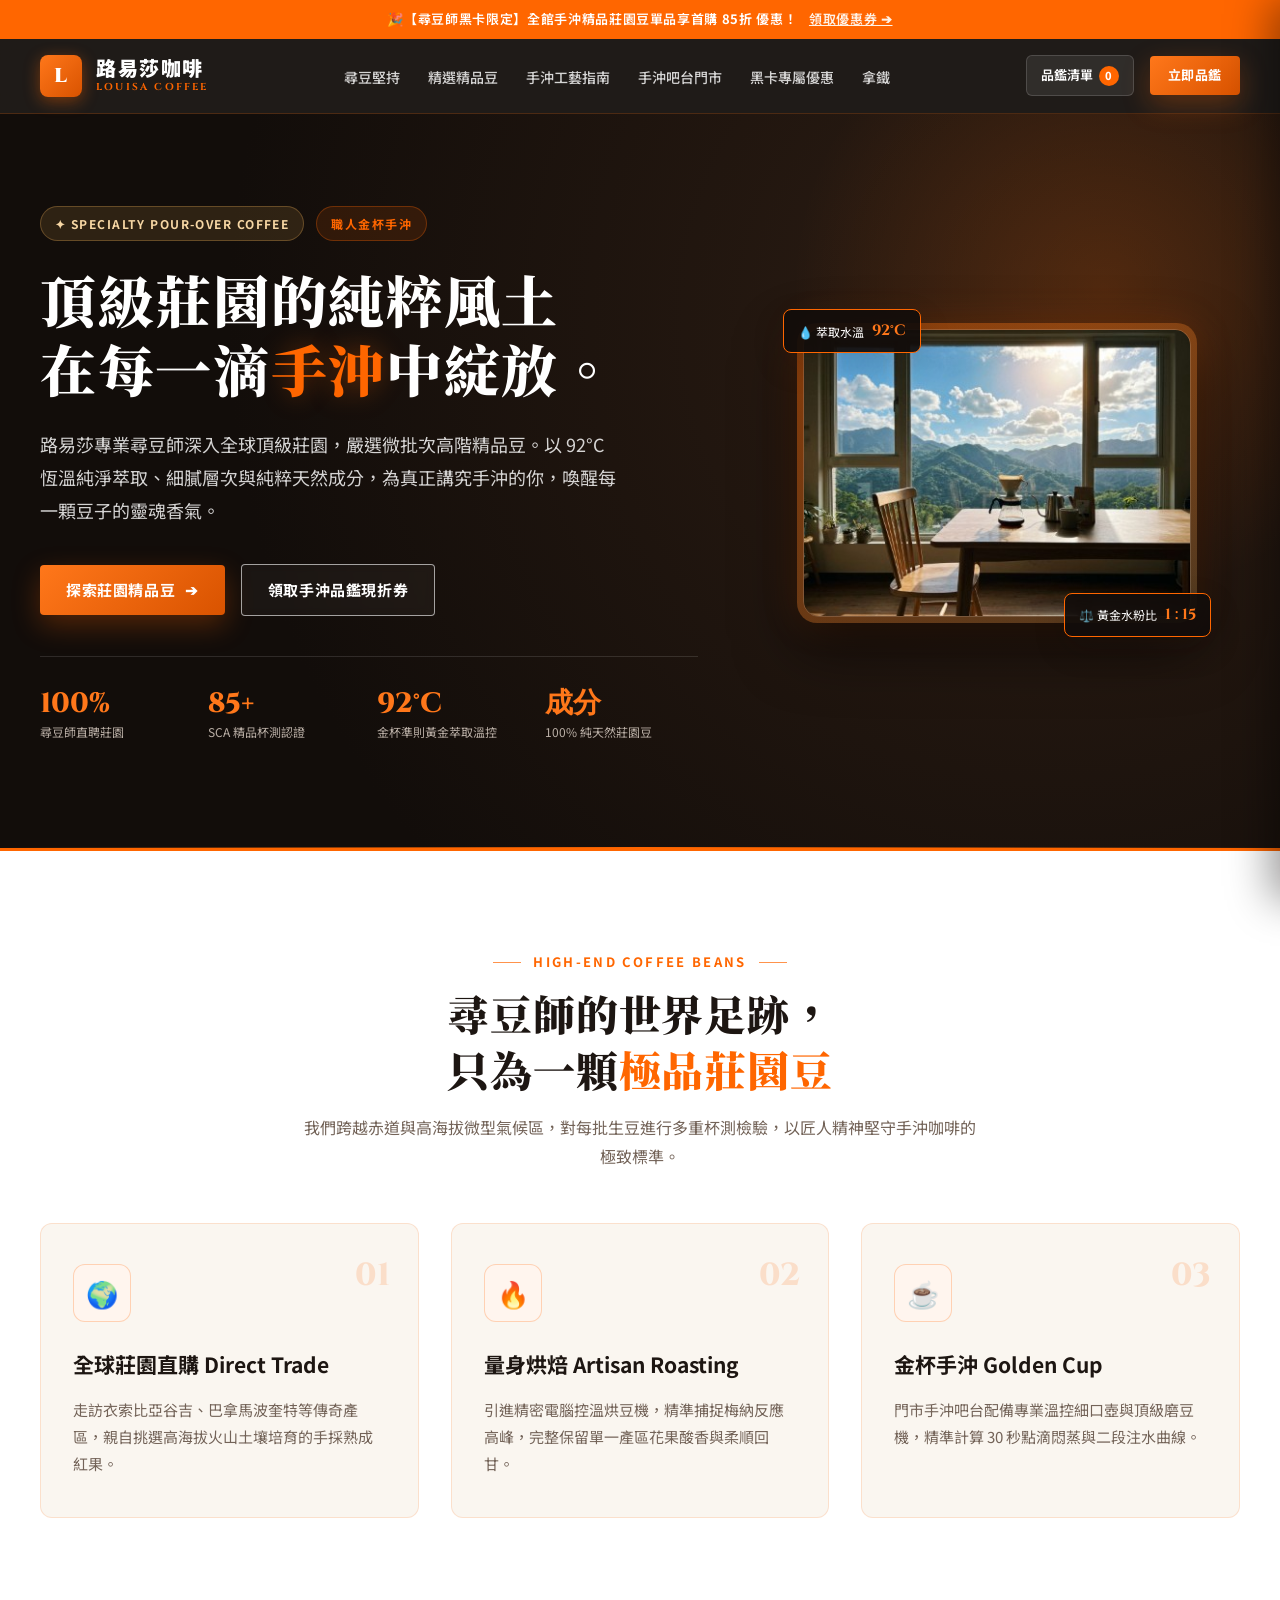
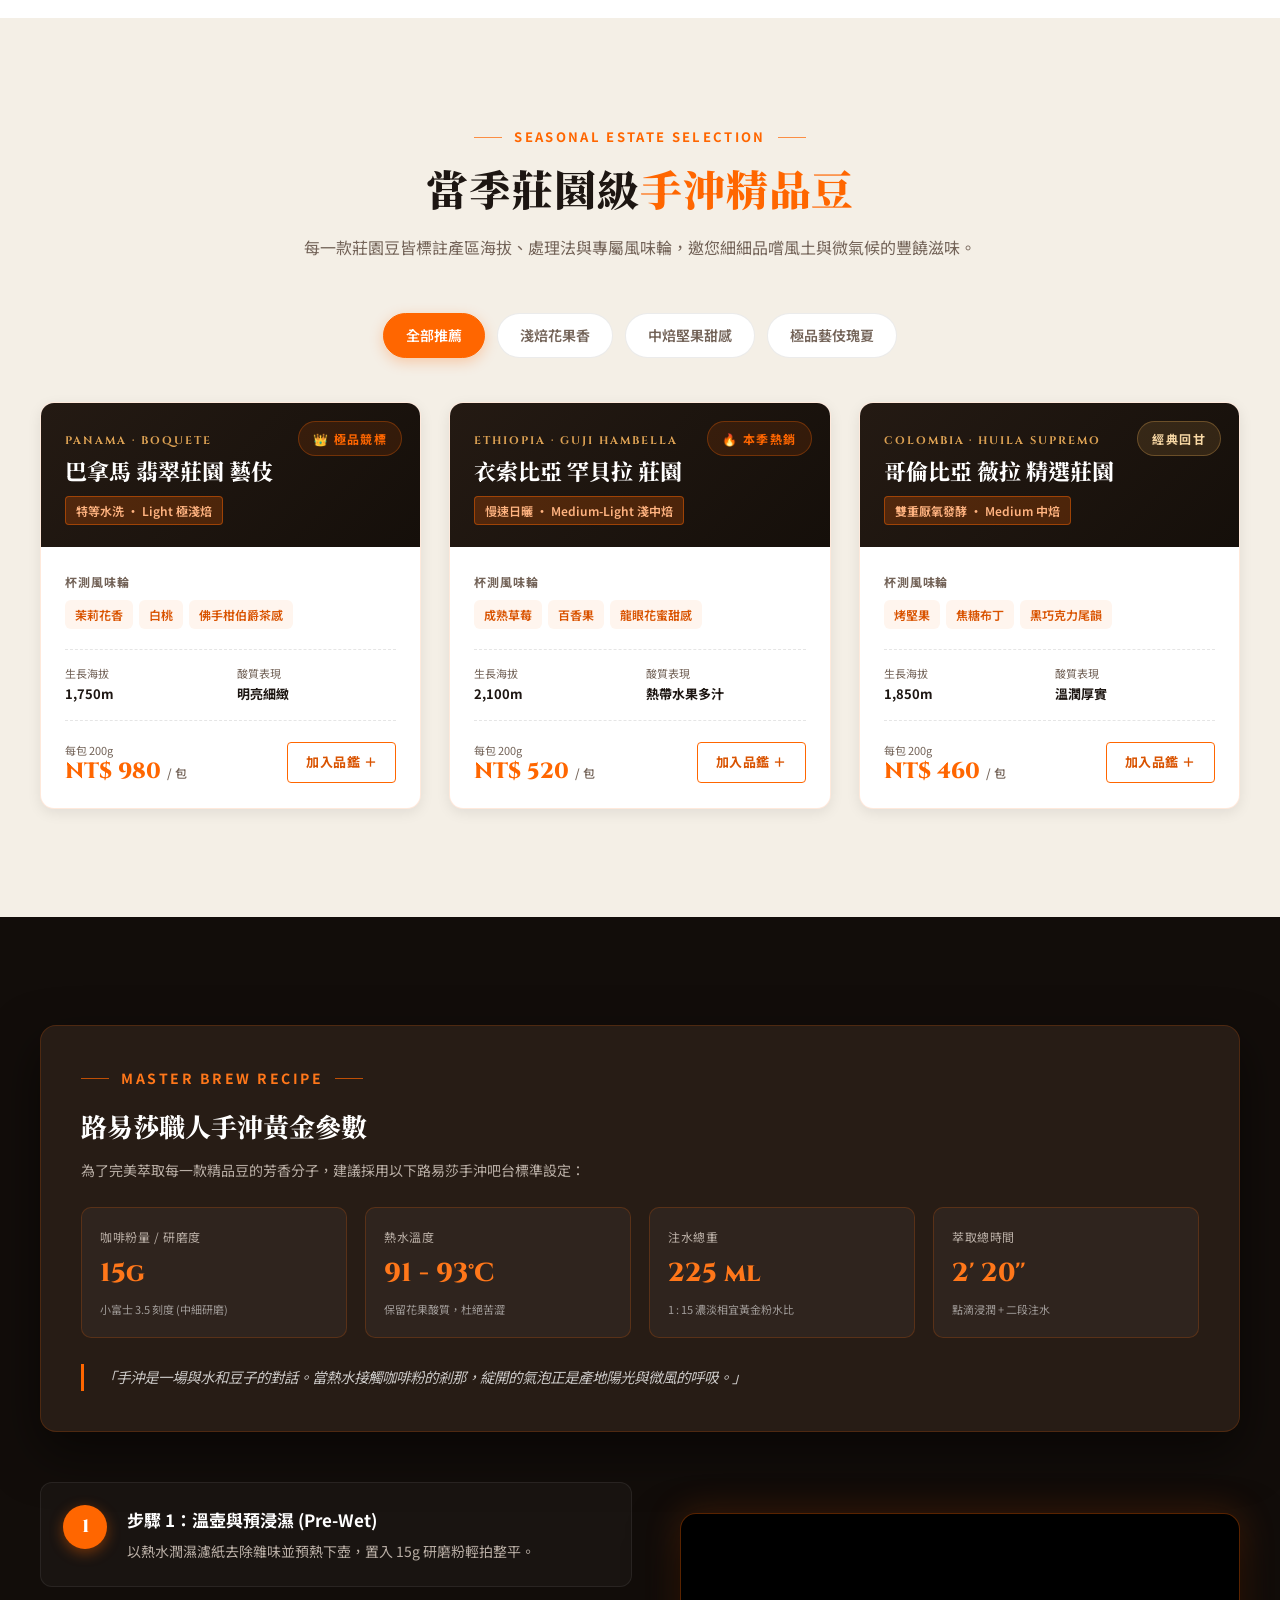
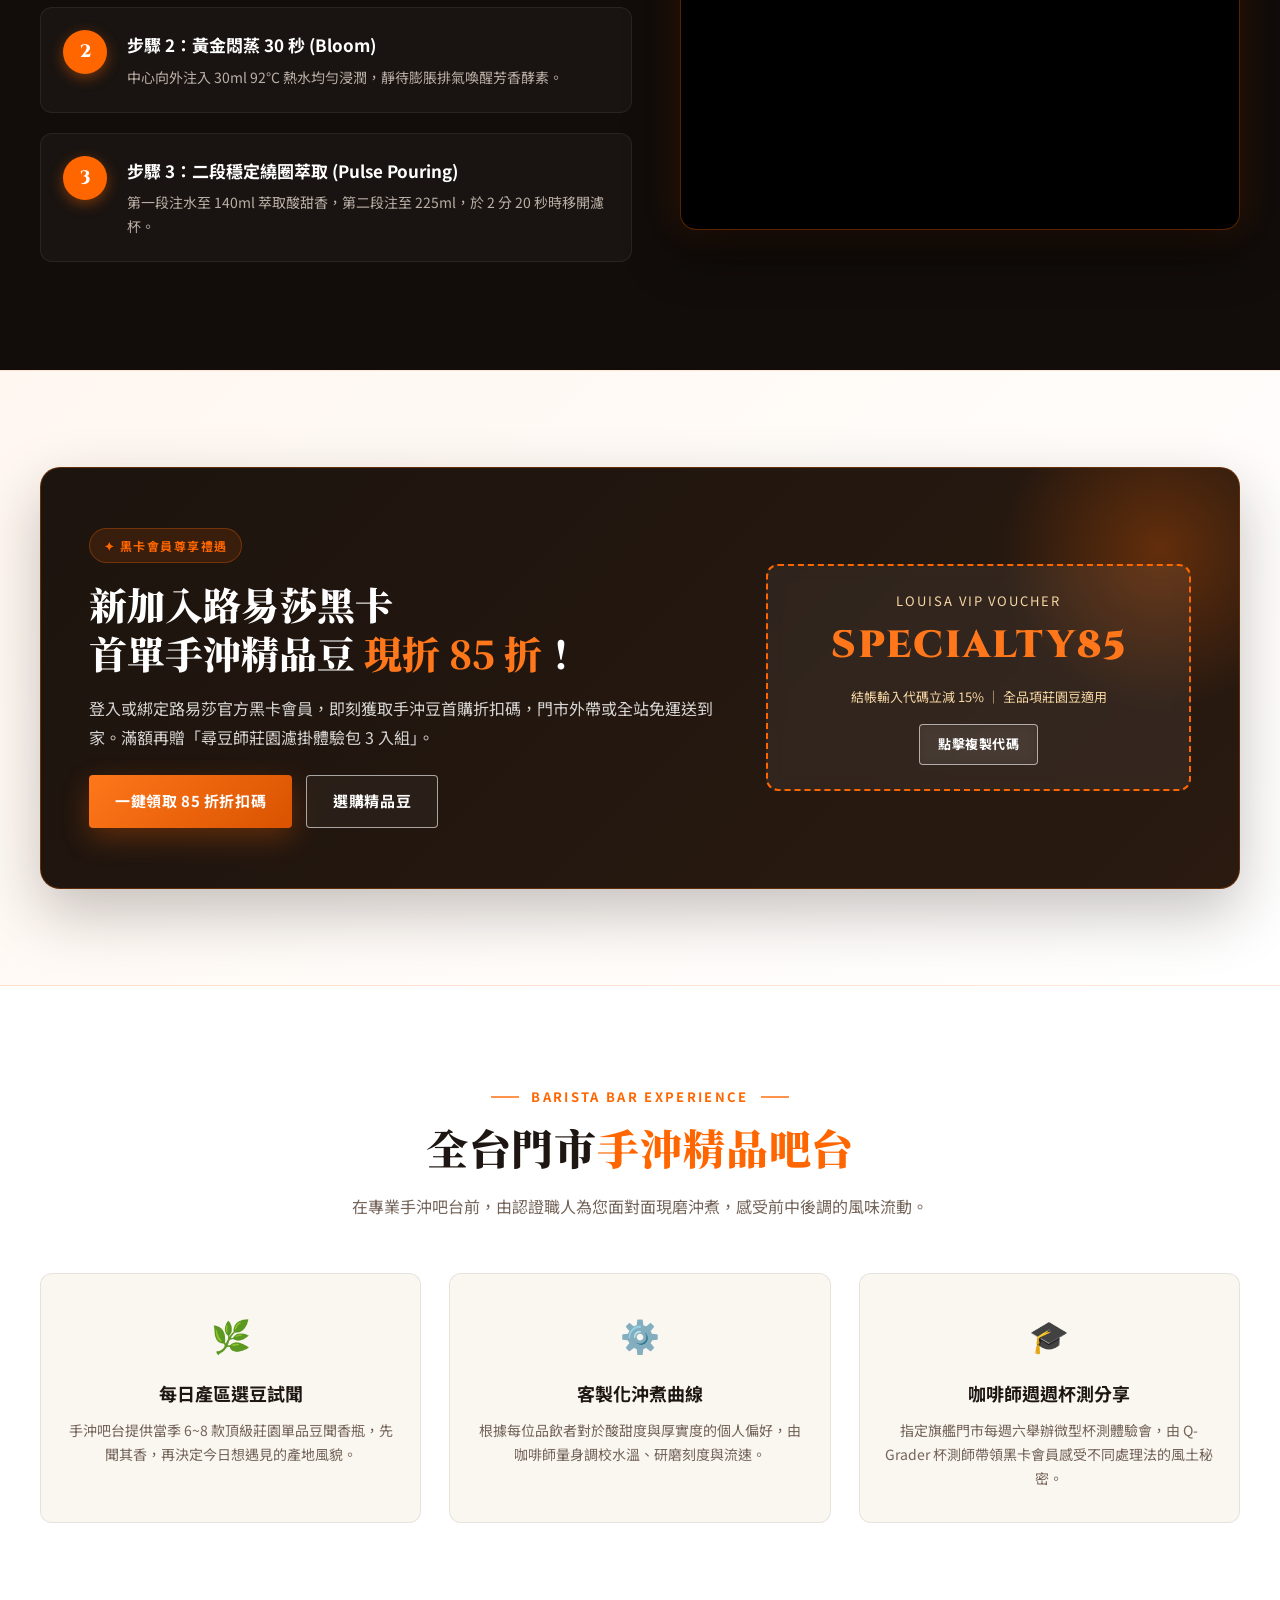
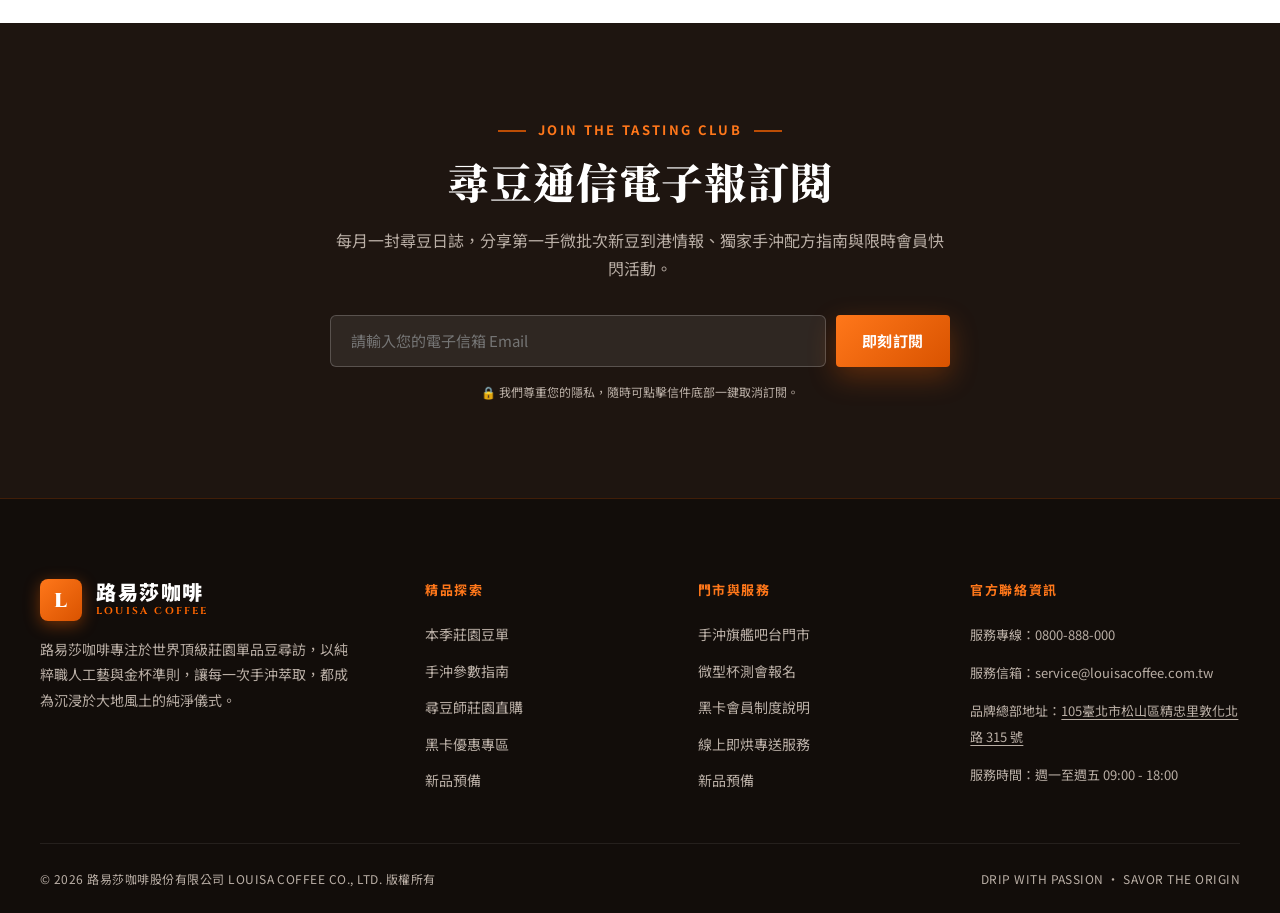
<file: onepage3/index.html>
<!DOCTYPE html>
<html lang="zh-Hant">
<head>
  <meta charset="UTF-8">
  <meta name="viewport" content="width=device-width, initial-scale=1.0">
  <meta name="description" content="路易莎咖啡 LOUISA COFFEE｜為手沖精品喜好者打造。嚴選全球高階莊園咖啡豆，以職人手沖溫控與金杯準則，喚醒純粹純淨的風土滋味。立即探索當季限量單品豆與品鑑專屬禮遇。">
  <title>路易莎咖啡 LOUISA COFFEE｜莊園級手沖精品咖啡</title>
  <link rel="preconnect" href="https://fonts.googleapis.com">
  <link rel="preconnect" href="https://fonts.gstatic.com" crossorigin>
  <link href="https://fonts.googleapis.com/css2?family=Cinzel:wght@600;700;800;900&family=Noto+Sans+TC:wght@400;500;600;700&family=Noto+Serif+TC:wght@500;600;700;900&display=swap" rel="stylesheet">
  <style>
    :root {
      --orange: #FF6600;
      --orange-bright: #FF771A;
      --orange-dark: #D95300;
      --orange-glow: rgba(255, 102, 0, 0.28);
      --orange-mist: #FFF5EE;
      --gold: #DCA153;
      --gold-light: #F7D7A4;
      --dark-espresso: #120D0A;
      --dark-bean: #1E1510;
      --dark-card: #271C15;
      --dark-border: rgba(255, 102, 0, 0.18);
      --cream: #FAF6F0;
      --cream-warm: #F4EFE6;
      --text-main: #1D1612;
      --text-muted: #736358;
      --text-light-muted: #BAAFA6;
      --white: #FFFFFF;
      --shadow-sm: 0 4px 14px rgba(18, 13, 10, 0.08);
      --shadow-md: 0 12px 32px rgba(18, 13, 10, 0.16);
      --shadow-orange: 0 10px 28px rgba(255, 102, 0, 0.28);
      --transition: all 0.28s cubic-bezier(0.4, 0, 0.2, 1);
    }

    * { box-sizing: border-box; margin: 0; padding: 0; }
    html { scroll-behavior: smooth; }
    body {
      color: var(--text-main);
      background-color: var(--cream);
      font-family: "Noto Sans TC", -apple-system, BlinkMacSystemFont, "Segoe UI", Roboto, sans-serif;
      font-size: 16px;
      line-height: 1.75;
      -webkit-font-smoothing: antialiased;
    }

    a { color: inherit; text-decoration: none; transition: var(--transition); }
    button, input, select { font: inherit; }
    button { cursor: pointer; border: none; background: none; }
    ul, ol { list-style: none; }

    .wrap {
      width: min(1200px, calc(100% - 48px));
      margin: 0 auto;
    }
    .serif { font-family: "Noto Serif TC", serif; }
    .display { font-family: "Cinzel", "Noto Serif TC", serif; }

    /* Focus visible */
    :focus-visible {
      outline: 3px solid var(--orange);
      outline-offset: 4px;
    }

    /* Badges & Buttons */
    .badge {
      display: inline-flex;
      align-items: center;
      gap: 7px;
      padding: 6px 14px;
      border-radius: 999px;
      font-size: 12px;
      font-weight: 700;
      letter-spacing: 0.12em;
      text-transform: uppercase;
    }
    .badge-orange {
      color: var(--orange);
      background: rgba(255, 102, 0, 0.12);
      border: 1px solid rgba(255, 102, 0, 0.3);
    }
    .badge-dark {
      color: var(--gold-light);
      background: rgba(220, 161, 83, 0.14);
      border: 1px solid rgba(220, 161, 83, 0.32);
    }

    .btn {
      display: inline-flex;
      align-items: center;
      justify-content: center;
      gap: 10px;
      min-height: 48px;
      padding: 12px 26px;
      border-radius: 4px;
      font-size: 15px;
      font-weight: 700;
      letter-spacing: 0.04em;
      transition: var(--transition);
      white-space: nowrap;
    }
    .btn:hover { transform: translateY(-2px); }
    .btn-orange {
      color: var(--white);
      background: linear-gradient(135deg, var(--orange-bright), var(--orange-dark));
      box-shadow: var(--shadow-orange);
    }
    .btn-orange:hover {
      background: linear-gradient(135deg, #FF8433, var(--orange));
      box-shadow: 0 14px 34px rgba(255, 102, 0, 0.42);
    }
    .btn-outline-white {
      color: var(--white);
      border: 1.5px solid rgba(255, 255, 255, 0.6);
      background: rgba(255, 255, 255, 0.04);
      backdrop-filter: blur(4px);
    }
    .btn-outline-white:hover {
      background: rgba(255, 255, 255, 0.16);
      border-color: var(--white);
    }
    .btn-outline-orange {
      color: var(--orange-dark);
      border: 1.5px solid var(--orange);
      background: transparent;
    }
    .btn-outline-orange:hover {
      color: var(--white);
      background: var(--orange);
    }
    .btn-sm {
      min-height: 38px;
      padding: 8px 18px;
      font-size: 13px;
    }

    /* Section Headings */
    .section-header {
      text-align: center;
      max-width: 680px;
      margin: 0 auto 52px;
    }
    .section-eyebrow {
      display: flex;
      align-items: center;
      justify-content: center;
      gap: 12px;
      margin-bottom: 12px;
      color: var(--orange);
      font-size: 13px;
      font-weight: 700;
      letter-spacing: 0.18em;
    }
    .section-eyebrow::before, .section-eyebrow::after {
      content: "";
      width: 28px;
      height: 1.5px;
      background: var(--orange);
      opacity: 0.7;
    }
    .section-title {
      font-size: clamp(28px, 4.2vw, 42px);
      font-weight: 900;
      line-height: 1.32;
      color: var(--text-main);
      letter-spacing: 0.02em;
    }
    .section-title span.orange { color: var(--orange); }
    .section-desc {
      margin-top: 16px;
      color: var(--text-muted);
      font-size: 16px;
      line-height: 1.8;
    }

    /* Top Announcement Bar */
    .top-promo-bar {
      background: var(--orange);
      color: var(--white);
      font-size: 13px;
      font-weight: 600;
      padding: 8px 16px;
      text-align: center;
      letter-spacing: 0.05em;
    }
    .top-promo-bar a {
      text-decoration: underline;
      margin-left: 8px;
      color: #FFF2E6;
    }
    .top-promo-bar a:hover { color: #FFF; }

    /* Navigation */
    .site-header {
      position: sticky;
      top: 0;
      z-index: 100;
      background: rgba(18, 13, 10, 0.94);
      backdrop-filter: blur(12px);
      border-bottom: 1px solid rgba(255, 102, 0, 0.2);
      transition: var(--transition);
    }
    .nav {
      display: flex;
      align-items: center;
      justify-content: space-between;
      min-height: 74px;
    }
    .brand {
      display: flex;
      align-items: center;
      gap: 14px;
      color: var(--white);
    }
    .brand-logo-badge {
      display: grid;
      place-items: center;
      width: 42px;
      height: 42px;
      border-radius: 8px;
      background: linear-gradient(135deg, var(--orange-bright), var(--orange-dark));
      box-shadow: 0 4px 16px rgba(255, 102, 0, 0.4);
      color: var(--white);
      font-weight: 900;
      font-size: 20px;
      font-family: "Cinzel", serif;
      letter-spacing: 0.05em;
    }
    .brand-name {
      display: flex;
      flex-direction: column;
    }
    .brand-name-zh {
      font-size: 20px;
      font-weight: 900;
      letter-spacing: 0.08em;
      line-height: 1.15;
      color: var(--white);
    }
    .brand-name-en {
      font-size: 10px;
      font-weight: 700;
      letter-spacing: 0.22em;
      color: var(--orange);
      font-family: "Cinzel", sans-serif;
    }
    .nav-menu {
      display: flex;
      align-items: center;
      gap: 28px;
    }
    .nav-item {
      color: rgba(255, 255, 255, 0.82);
      font-size: 14px;
      font-weight: 500;
      position: relative;
      padding: 6px 0;
      white-space: nowrap;
    }
    .nav-item:hover { color: var(--orange-bright); }
    .nav-item::after {
      content: "";
      position: absolute;
      left: 0;
      bottom: 0;
      width: 100%;
      height: 2px;
      background: var(--orange);
      transform: scaleX(0);
      transform-origin: right;
      transition: transform 0.25s ease;
    }
    .nav-item:hover::after {
      transform: scaleX(1);
      transform-origin: left;
    }
    .nav-actions {
      display: flex;
      align-items: center;
      gap: 16px;
    }
    .cart-trigger {
      position: relative;
      display: flex;
      align-items: center;
      gap: 6px;
      padding: 8px 14px;
      border-radius: 6px;
      color: var(--white);
      background: rgba(255, 255, 255, 0.08);
      font-size: 13px;
      font-weight: 600;
      border: 1px solid rgba(255, 255, 255, 0.15);
      transition: var(--transition);
    }
    .cart-trigger:hover {
      background: rgba(255, 102, 0, 0.2);
      border-color: var(--orange);
    }
    .cart-count {
      display: inline-grid;
      place-items: center;
      width: 20px;
      height: 20px;
      border-radius: 50%;
      background: var(--orange);
      color: var(--white);
      font-size: 11px;
      font-weight: 800;
    }
    .mobile-toggle {
      display: none;
      color: var(--white);
      font-size: 24px;
      padding: 6px;
    }

    /* Hero Section */
    .hero {
      position: relative;
      background: radial-gradient(circle at 82% 28%, #2D1D13 0%, var(--dark-espresso) 70%);
      color: var(--white);
      overflow: hidden;
      padding: 92px 0 108px;
      border-bottom: 3px solid var(--orange);
    }
    .hero::before {
      content: "";
      position: absolute;
      top: -150px;
      right: -150px;
      width: 650px;
      height: 650px;
      border-radius: 50%;
      background: radial-gradient(circle, rgba(255, 102, 0, 0.18) 0%, transparent 68%);
      pointer-events: none;
    }
    .hero::after {
      content: "";
      position: absolute;
      bottom: 0;
      left: 0;
      right: 0;
      height: 1px;
      background: linear-gradient(90deg, transparent, var(--orange), transparent);
    }
    .hero-grid {
      display: grid;
      grid-template-columns: 1.15fr 0.85fr;
      align-items: center;
      gap: 56px;
    }
    .hero-content {
      position: relative;
      z-index: 2;
    }
    .hero-badge-group {
      display: flex;
      flex-wrap: wrap;
      gap: 12px;
      margin-bottom: 24px;
    }
    .hero-title {
      font-size: clamp(34px, 4.8vw, 56px);
      font-weight: 900;
      line-height: 1.24;
      letter-spacing: 0.03em;
      margin-bottom: 24px;
    }
    .hero-title .highlight {
      color: var(--orange);
      text-shadow: 0 0 24px rgba(255, 102, 0, 0.35);
    }
    .hero-subtitle {
      font-size: 18px;
      color: rgba(255, 255, 255, 0.82);
      line-height: 1.85;
      margin-bottom: 36px;
      max-width: 580px;
    }
    .hero-ctas {
      display: flex;
      flex-wrap: wrap;
      align-items: center;
      gap: 16px;
      margin-bottom: 40px;
    }
    .hero-stats {
      display: grid;
      grid-template-columns: repeat(4, 1fr);
      gap: 16px;
      padding-top: 32px;
      border-top: 1px solid rgba(255, 255, 255, 0.12);
    }
    .stat-item {
      display: flex;
      flex-direction: column;
    }
    .stat-number {
      font-size: 28px;
      font-weight: 800;
      color: var(--orange-bright);
      font-family: "Cinzel", serif;
      line-height: 1.1;
    }
    .stat-label {
      font-size: 12px;
      color: var(--text-light-muted);
      margin-top: 4px;
      line-height: 1.4;
    }

    /* Hero Visual: Image Implementation */
    .hero-visual {
      position: relative;
      display: grid;
      place-items: center;
    }
    .hero-image-wrap {
      position: relative;
      display: inline-block;
      width: 400px;
      height: 300px;
      max-width: 100%;
      border-radius: 20px;
      padding: 6px;
      background: linear-gradient(145deg, rgba(255, 102, 0, 0.45), rgba(220, 161, 83, 0.25));
      box-shadow: 0 24px 60px rgba(0, 0, 0, 0.6), 0 0 35px rgba(255, 102, 0, 0.22);
    }
    .hero-image {
      width: 400px;
      height: 300px;
      max-width: 100%;
      height: 100%;
      object-fit: cover;
      border-radius: 16px;
      display: block;
      border: 1px solid rgba(255, 255, 255, 0.15);
    }
    .floating-param-tag {
      position: absolute;
      background: rgba(18, 13, 10, 0.92);
      border: 1px solid var(--orange);
      border-radius: 8px;
      padding: 8px 14px;
      box-shadow: var(--shadow-md);
      color: var(--white);
      font-size: 12px;
      display: flex;
      align-items: center;
      gap: 8px;
      animation: floatTag 4s ease-in-out infinite;
      z-index: 2;
    }
    .tag-temp { top: -14px; left: -14px; }
    .tag-ratio { bottom: -14px; right: -14px; animation-delay: 2s; }
    .floating-param-tag strong { color: var(--orange-bright); font-size: 15px; font-family: "Cinzel", serif; }
    @keyframes floatTag {
      0%, 100% { transform: translateY(0); }
      50% { transform: translateY(-6px); }
    }

    /* Section: Pillars of High-End Specialty Beans */
    .section-pillars {
      padding: 100px 0;
      background: var(--white);
    }
    .pillars-grid {
      display: grid;
      grid-template-columns: repeat(3, 1fr);
      gap: 32px;
    }
    .pillar-card {
      background: var(--cream);
      border: 1px solid rgba(255, 102, 0, 0.15);
      border-radius: 12px;
      padding: 40px 32px;
      position: relative;
      transition: var(--transition);
      overflow: hidden;
    }
    .pillar-card::before {
      content: "";
      position: absolute;
      top: 0;
      left: 0;
      width: 4px;
      height: 100%;
      background: var(--orange);
      transform: scaleY(0);
      transform-origin: bottom;
      transition: transform 0.3s ease;
    }
    .pillar-card:hover {
      transform: translateY(-6px);
      box-shadow: var(--shadow-md);
      border-color: rgba(255, 102, 0, 0.4);
      background: var(--white);
    }
    .pillar-card:hover::before { transform: scaleY(1); transform-origin: top; }
    .pillar-icon-box {
      width: 58px;
      height: 58px;
      border-radius: 12px;
      background: var(--orange-mist);
      border: 1px solid rgba(255, 102, 0, 0.25);
      color: var(--orange);
      display: grid;
      place-items: center;
      font-size: 26px;
      margin-bottom: 24px;
    }
    .pillar-number {
      position: absolute;
      top: 24px;
      right: 28px;
      font-size: 32px;
      font-weight: 800;
      color: rgba(255, 102, 0, 0.16);
      font-family: "Cinzel", serif;
    }
    .pillar-title {
      font-size: 21px;
      font-weight: 700;
      margin-bottom: 14px;
      color: var(--text-main);
    }
    .pillar-desc {
      color: var(--text-muted);
      font-size: 15px;
      line-height: 1.8;
    }

    /* Section: Seasonal Specialty Beans */
    .section-beans {
      padding: 108px 0;
      background: var(--cream-warm);
      position: relative;
    }
    .bean-filter-nav {
      display: flex;
      justify-content: center;
      flex-wrap: wrap;
      gap: 12px;
      margin-bottom: 44px;
    }
    .filter-btn {
      padding: 9px 22px;
      border-radius: 999px;
      font-size: 14px;
      font-weight: 600;
      color: var(--text-muted);
      background: var(--white);
      border: 1px solid rgba(0, 0, 0, 0.08);
      transition: var(--transition);
    }
    .filter-btn:hover, .filter-btn.active {
      color: var(--white);
      background: var(--orange);
      border-color: var(--orange);
      box-shadow: 0 4px 14px rgba(255, 102, 0, 0.28);
    }

    .bean-grid {
      display: grid;
      grid-template-columns: repeat(3, 1fr);
      gap: 28px;
    }
    .bean-card {
      background: var(--white);
      border-radius: 14px;
      border: 1px solid rgba(255, 102, 0, 0.14);
      box-shadow: var(--shadow-sm);
      overflow: hidden;
      display: flex;
      flex-direction: column;
      transition: var(--transition);
      position: relative;
    }
    .bean-card:hover {
      transform: translateY(-7px);
      box-shadow: var(--shadow-md);
      border-color: var(--orange);
    }
    .bean-ribbon {
      position: absolute;
      top: 18px;
      right: 18px;
      z-index: 2;
    }
    .bean-header {
      background: linear-gradient(135deg, #241A13, #150F0A);
      color: var(--white);
      padding: 28px 24px 22px;
      position: relative;
    }
    .bean-origin {
      font-size: 11px;
      font-weight: 700;
      letter-spacing: 0.18em;
      color: var(--gold);
      font-family: "Cinzel", serif;
      margin-bottom: 6px;
    }
    .bean-name {
      font-size: 22px;
      font-weight: 800;
      line-height: 1.35;
      color: var(--white);
    }
    .bean-process-tag {
      display: inline-block;
      margin-top: 10px;
      padding: 3px 10px;
      border-radius: 4px;
      background: rgba(255, 102, 0, 0.22);
      border: 1px solid rgba(255, 102, 0, 0.45);
      color: #FFB380;
      font-size: 12px;
      font-weight: 600;
    }
    .bean-body {
      padding: 24px;
      display: flex;
      flex-direction: column;
      flex-grow: 1;
    }
    .flavor-notes-box {
      margin-bottom: 20px;
    }
    .flavor-title {
      font-size: 12px;
      font-weight: 700;
      color: var(--text-muted);
      letter-spacing: 0.08em;
      margin-bottom: 8px;
    }
    .flavor-tags {
      display: flex;
      flex-wrap: wrap;
      gap: 6px;
    }
    .flavor-pill {
      font-size: 12px;
      padding: 4px 10px;
      background: var(--orange-mist);
      color: var(--orange-dark);
      border-radius: 6px;
      font-weight: 600;
    }
    .bean-specs-list {
      display: grid;
      grid-template-columns: 1fr 1fr;
      gap: 12px;
      padding: 14px 0;
      border-top: 1px dashed rgba(0, 0, 0, 0.1);
      border-bottom: 1px dashed rgba(0, 0, 0, 0.1);
      margin-bottom: 20px;
      font-size: 13px;
    }
    .spec-item span {
      display: block;
      color: var(--text-muted);
      font-size: 11px;
    }
    .spec-item strong {
      color: var(--text-main);
      font-weight: 700;
    }
    .bean-footer {
      margin-top: auto;
      display: flex;
      align-items: center;
      justify-content: space-between;
      gap: 12px;
    }
    .bean-price-box {
      display: flex;
      flex-direction: column;
    }
    .bean-price-label {
      font-size: 11px;
      color: var(--text-muted);
    }
    .bean-price {
      font-size: 22px;
      font-weight: 800;
      color: var(--orange);
      font-family: "Cinzel", serif;
      line-height: 1.1;
    }
    .bean-price small {
      font-size: 12px;
      color: var(--text-muted);
      font-family: "Noto Sans TC", sans-serif;
      font-weight: 500;
    }

    /* Section: Pour-over Ritual & Brewing Guide */
    .section-ritual {
      padding: 108px 0;
      background: var(--dark-espresso);
      color: var(--white);
      position: relative;
    }
    .ritual-dashboard {
      background: var(--dark-card);
      border: 1px solid var(--dark-border);
      border-radius: 16px;
      padding: 40px;
      box-shadow: 0 20px 50px rgba(0, 0, 0, 0.5);
      margin-bottom: 50px;
    }
    .ritual-dashboard-header {
      margin-bottom: 24px;
    }
    .ritual-dashboard-header h3 {
      font-size: 26px;
      font-weight: 800;
      color: var(--white);
      margin-bottom: 10px;
    }
    .ritual-dashboard-header p {
      color: var(--text-light-muted);
      font-size: 14px;
    }
    .parameter-gauges {
      display: grid;
      grid-template-columns: repeat(4, 1fr);
      gap: 18px;
      margin-bottom: 26px;
    }
    .gauge-box {
      background: rgba(255, 255, 255, 0.04);
      border: 1px solid rgba(255, 102, 0, 0.2);
      border-radius: 10px;
      padding: 18px;
      transition: var(--transition);
    }
    .gauge-box:hover {
      background: rgba(255, 102, 0, 0.08);
      border-color: rgba(255, 102, 0, 0.4);
      transform: translateY(-2px);
    }
    .gauge-label {
      font-size: 12px;
      color: var(--text-light-muted);
      letter-spacing: 0.05em;
    }
    .gauge-val {
      font-size: 26px;
      font-weight: 800;
      color: var(--orange-bright);
      font-family: "Cinzel", serif;
      margin-top: 4px;
    }
    .gauge-desc {
      font-size: 11px;
      color: rgba(255, 255, 255, 0.55);
      margin-top: 4px;
    }
    .ritual-quote {
      font-style: italic;
      color: rgba(255, 255, 255, 0.75);
      border-left: 3px solid var(--orange);
      padding-left: 18px;
      font-size: 14.5px;
      line-height: 1.8;
    }

    /* Workflow: 左為步驟、右為影片崁入 (560px × 315px) */
    .ritual-workflow-grid {
      display: grid;
      grid-template-columns: 1fr 560px;
      align-items: center;
      gap: 48px;
    }
    .brew-timeline {
      display: flex;
      flex-direction: column;
      gap: 20px;
    }
    .timeline-step {
      display: flex;
      gap: 20px;
      background: rgba(255, 255, 255, 0.03);
      border: 1px solid rgba(255, 255, 255, 0.07);
      border-radius: 12px;
      padding: 22px;
      transition: var(--transition);
    }
    .timeline-step:hover {
      background: rgba(255, 102, 0, 0.08);
      border-color: rgba(255, 102, 0, 0.35);
      transform: translateX(4px);
    }
    .step-badge {
      width: 44px;
      height: 44px;
      border-radius: 50%;
      background: var(--orange);
      color: var(--white);
      display: grid;
      place-items: center;
      font-size: 18px;
      font-weight: 800;
      font-family: "Cinzel", serif;
      flex-shrink: 0;
      box-shadow: 0 4px 14px rgba(255, 102, 0, 0.4);
    }
    .step-detail h4 {
      font-size: 17px;
      font-weight: 700;
      color: var(--white);
      margin-bottom: 6px;
    }
    .step-detail p {
      font-size: 14px;
      color: var(--text-light-muted);
      line-height: 1.7;
    }

    .ritual-video-wrap {
      width: 560px;
      max-width: 100%;
      border-radius: 16px;
      overflow: hidden;
      box-shadow: 0 20px 50px rgba(0, 0, 0, 0.6), 0 0 35px rgba(255, 102, 0, 0.22);
      border: 1px solid rgba(255, 102, 0, 0.35);
      background: #000;
    }
    .ritual-video-wrap iframe {
      display: block;
      width: 560px;
      height: 315px;
      max-width: 100%;
      border: none;
    }

    /* Section: Promotion Voucher & Black Card Benefits */
    .section-promo {
      padding: 96px 0;
      background: linear-gradient(135deg, #FFF7F0, #FFF);
      border-top: 1px solid rgba(255, 102, 0, 0.15);
      border-bottom: 1px solid rgba(255, 102, 0, 0.15);
    }
    .promo-banner {
      background: linear-gradient(135deg, #1C140E 0%, #2A1A10 100%);
      border-radius: 20px;
      padding: 60px 48px;
      color: var(--white);
      position: relative;
      overflow: hidden;
      box-shadow: 0 24px 60px rgba(28, 20, 14, 0.25);
      border: 1px solid rgba(255, 102, 0, 0.3);
    }
    .promo-banner::before {
      content: "";
      position: absolute;
      top: -80px;
      right: -80px;
      width: 320px;
      height: 320px;
      border-radius: 50%;
      background: radial-gradient(circle, rgba(255, 102, 0, 0.28), transparent 70%);
    }
    .promo-grid {
      display: grid;
      grid-template-columns: 1.2fr 0.8fr;
      align-items: center;
      gap: 40px;
      position: relative;
      z-index: 2;
    }
    .promo-text h3 {
      font-size: clamp(26px, 3.6vw, 38px);
      font-weight: 900;
      line-height: 1.3;
      margin-bottom: 16px;
    }
    .promo-text p {
      font-size: 16px;
      color: rgba(255, 255, 255, 0.82);
      line-height: 1.8;
      margin-bottom: 24px;
    }
    .coupon-box {
      background: rgba(255, 255, 255, 0.06);
      border: 2px dashed var(--orange);
      border-radius: 12px;
      padding: 24px;
      text-align: center;
      backdrop-filter: blur(8px);
    }
    .coupon-val {
      font-size: 38px;
      font-weight: 900;
      color: var(--orange-bright);
      font-family: "Cinzel", serif;
      letter-spacing: 0.05em;
      transition: transform 0.25s ease;
    }
    .coupon-desc {
      font-size: 13px;
      color: var(--gold-light);
      margin: 6px 0 16px;
    }

    /* Section: Bar Experience & Store Locator */
    .section-stores {
      padding: 100px 0;
      background: var(--white);
    }
    .store-features-grid {
      display: grid;
      grid-template-columns: repeat(3, 1fr);
      gap: 28px;
    }
    .store-feature-card {
      border: 1px solid rgba(0, 0, 0, 0.08);
      border-radius: 12px;
      padding: 32px 24px;
      background: var(--cream);
      text-align: center;
      transition: var(--transition);
    }
    .store-feature-card:hover {
      border-color: var(--orange);
      transform: translateY(-5px);
      box-shadow: var(--shadow-sm);
    }
    .store-feature-icon {
      font-size: 32px;
      color: var(--orange);
      margin-bottom: 16px;
    }
    .store-feature-title {
      font-size: 18px;
      font-weight: 700;
      margin-bottom: 10px;
    }
    .store-feature-text {
      font-size: 14px;
      color: var(--text-muted);
      line-height: 1.7;
    }

    /* Newsletter & Tasting Club */
    .section-newsletter {
      padding: 96px 0;
      background: var(--dark-bean);
      color: var(--white);
      text-align: center;
      position: relative;
    }
    .newsletter-box {
      max-width: 620px;
      margin: 0 auto;
    }
    .newsletter-form {
      display: flex;
      gap: 10px;
      margin-top: 32px;
    }
    .newsletter-input {
      flex: 1;
      min-height: 52px;
      padding: 0 20px;
      background: rgba(255, 255, 255, 0.08);
      border: 1px solid rgba(255, 255, 255, 0.2);
      border-radius: 6px;
      color: var(--white);
      font-size: 15px;
      outline: none;
      transition: var(--transition);
    }
    .newsletter-input:focus {
      border-color: var(--orange);
      background: rgba(255, 255, 255, 0.14);
      box-shadow: 0 0 16px var(--orange-glow);
    }
    .newsletter-note {
      font-size: 12px;
      color: var(--text-light-muted);
      margin-top: 14px;
    }

    /* Footer */
    .site-footer {
      background: var(--dark-espresso);
      color: var(--text-light-muted);
      border-top: 1px solid rgba(255, 102, 0, 0.2);
      font-size: 14px;
    }
    .footer-top {
      display: grid;
      grid-template-columns: 1.5fr 1fr 1fr 1.2fr;
      gap: 48px;
      padding: 80px 0 50px;
    }
    .footer-brand p {
      margin-top: 16px;
      font-size: 14px;
      line-height: 1.8;
      max-width: 320px;
    }
    .footer-col-title {
      font-size: 13px;
      font-weight: 700;
      color: var(--orange-bright);
      letter-spacing: 0.12em;
      margin-bottom: 20px;
      text-transform: uppercase;
    }
    .footer-links li + li { margin-top: 12px; }
    .footer-links a {
      color: inherit;
      transition: var(--transition);
    }
    .footer-links a:hover {
      color: var(--white);
    }
    .footer-map-link {
      color: var(--gold-light);
      text-decoration: underline;
      text-underline-offset: 3px;
    }
    .footer-map-link:hover {
      color: var(--orange-bright) !important;
    }
    .footer-bottom {
      border-top: 1px solid rgba(255, 255, 255, 0.08);
      padding: 24px 0;
      display: flex;
      align-items: center;
      justify-content: space-between;
      font-size: 12px;
      letter-spacing: 0.04em;
    }

    /* Modal & Cart Drawer */
    .drawer-overlay {
      position: fixed;
      inset: 0;
      background: rgba(0, 0, 0, 0.65);
      backdrop-filter: blur(4px);
      z-index: 999;
      opacity: 0;
      pointer-events: none;
      transition: opacity 0.3s ease;
    }
    .drawer-overlay.active { opacity: 1; pointer-events: auto; }
    .cart-drawer {
      position: fixed;
      top: 0;
      right: 0;
      bottom: 0;
      width: min(420px, 100%);
      background: var(--cream);
      box-shadow: -10px 0 40px rgba(0, 0, 0, 0.4);
      z-index: 1000;
      transform: translateX(100%);
      transition: transform 0.32s cubic-bezier(0.16, 1, 0.3, 1);
      display: flex;
      flex-direction: column;
    }
    .cart-drawer.active { transform: translateX(0); }
    .drawer-header {
      padding: 24px;
      background: var(--dark-bean);
      color: var(--white);
      display: flex;
      justify-content: space-between;
      align-items: center;
    }
    .drawer-header h3 { font-size: 18px; font-weight: 800; }
    .drawer-close { color: var(--white); font-size: 24px; }
    .drawer-body {
      padding: 24px;
      overflow-y: auto;
      flex-grow: 1;
    }
    .cart-item {
      display: flex;
      justify-content: space-between;
      align-items: center;
      padding: 14px 0;
      border-bottom: 1px solid rgba(0, 0, 0, 0.08);
    }
    .cart-item-info h5 { font-size: 15px; font-weight: 700; }
    .cart-item-info p { font-size: 12px; color: var(--text-muted); }
    .cart-item-price { font-weight: 800; color: var(--orange); }
    .drawer-footer {
      padding: 24px;
      background: var(--white);
      border-top: 1px solid rgba(0, 0, 0, 0.08);
    }
    .drawer-total {
      display: flex;
      justify-content: space-between;
      font-size: 18px;
      font-weight: 800;
      margin-bottom: 16px;
    }

    /* Toast Notification */
    .toast-box {
      position: fixed;
      bottom: 30px;
      right: 30px;
      z-index: 1100;
      background: var(--dark-bean);
      border-left: 4px solid var(--orange);
      color: var(--white);
      padding: 14px 22px;
      border-radius: 6px;
      box-shadow: var(--shadow-md);
      font-size: 14px;
      font-weight: 600;
      opacity: 0;
      transform: translateY(20px);
      pointer-events: none;
      transition: all 0.3s ease;
    }
    .toast-box.show { opacity: 1; transform: translateY(0); pointer-events: auto; }

    /* Scroll Animation */
    .reveal {
      opacity: 0;
      transform: translateY(24px);
      transition: opacity 0.7s ease, transform 0.7s ease;
    }
    .reveal.active {
      opacity: 1;
      transform: translateY(0);
    }

    /* Reduced Motion */
    @media (prefers-reduced-motion: reduce) {
      html { scroll-behavior: auto; }
      *, *::before, *::after {
        animation-duration: 0.001ms !important;
        animation-iteration-count: 1 !important;
        transition-duration: 0.001ms !important;
      }
      .reveal {
        opacity: 1 !important;
        transform: none !important;
      }
    }

    /* Responsive */
    @media (max-width: 1100px) {
      .parameter-gauges { grid-template-columns: repeat(2, 1fr); }
      .ritual-workflow-grid {
        grid-template-columns: 1fr;
        gap: 40px;
      }
      .ritual-video-wrap {
        margin: 0 auto;
        width: 100%;
        max-width: 560px;
        aspect-ratio: 16 / 9;
        height: auto;
      }
      .ritual-video-wrap iframe {
        width: 100%;
        height: 100%;
      }
    }

    @media (max-width: 992px) {
      .hero-grid, .promo-grid { grid-template-columns: 1fr; gap: 48px; }
      .pillars-grid, .bean-grid, .store-features-grid { grid-template-columns: 1fr 1fr; }
      .footer-top { grid-template-columns: 1fr 1fr; gap: 36px; }
      .hero-visual { order: -1; }
      .hero-image-wrap { width: 100%; max-width: 400px; height: auto; aspect-ratio: 4/3; }
      .hero-image { width: 100%; height: 100%; }
      .hero-stats { grid-template-columns: repeat(2, 1fr); gap: 20px; }
    }

    @media (max-width: 768px) {
      .top-promo-bar { font-size: 12px; }
      .nav-menu {
        position: fixed;
        top: 74px;
        left: 0;
        right: 0;
        background: var(--dark-bean);
        flex-direction: column;
        padding: 30px 24px;
        gap: 20px;
        border-bottom: 2px solid var(--orange);
        transform: translateY(-130%);
        transition: transform 0.3s ease;
      }
      .nav-menu.open { transform: translateY(0); }
      .mobile-toggle { display: block; }
      .hero { padding: 60px 0 80px; }
      .hero-stats { grid-template-columns: 1fr; gap: 16px; }
      .pillars-grid, .bean-grid, .store-features-grid { grid-template-columns: 1fr; }
      .newsletter-form { flex-direction: column; }
      .footer-top { grid-template-columns: 1fr; gap: 32px; }
      .footer-bottom { flex-direction: column; gap: 12px; text-align: center; }
    }

    @media (max-width: 576px) {
      .parameter-gauges { grid-template-columns: 1fr; }
      .ritual-dashboard { padding: 24px 20px; }
      .timeline-step { padding: 16px; gap: 14px; }
      .step-badge { width: 38px; height: 38px; font-size: 16px; }
    }
  </style>
</head>
<body>

  <!-- Top Announcement Bar -->
  <div class="top-promo-bar" role="region" aria-label="優惠公告">
    🎉【尋豆師黑卡限定】全館手沖精品莊園豆單品享首購 <strong>85折</strong> 優惠！
    <a href="#promo">領取優惠券 ➔</a>
  </div>

  <!-- Header -->
  <header class="site-header" id="header">
    <nav class="nav wrap" aria-label="主要導覽">
      <a class="brand" href="#top" aria-label="路易莎咖啡首頁">
        <div class="brand-logo-badge">L</div>
        <div class="brand-name">
          <span class="brand-name-zh">路易莎咖啡</span>
          <span class="brand-name-en">LOUISA COFFEE</span>
        </div>
      </a>

      <button class="mobile-toggle" id="menuToggle" aria-label="切換選單" aria-expanded="false">☰</button>

      <ul class="nav-menu" id="navMenu">
        <li><a class="nav-item" href="#philosophy">尋豆堅持</a></li>
        <li><a class="nav-item" href="#beans">精選精品豆</a></li>
        <li><a class="nav-item" href="#ritual">手沖工藝指南</a></li>
        <li><a class="nav-item" href="#stores">手沖吧台門市</a></li>
        <li><a class="nav-item" href="#promo">黑卡專屬優惠</a></li>
        <li><a class="nav-item" href="#beans">拿鐵</a></li>
      </ul>

      <div class="nav-actions">
        <button class="cart-trigger" id="cartOpenBtn" aria-label="檢視品鑑選豆單">
          <span>品鑑清單</span>
          <span class="cart-count" id="cartBadgeCount">0</span>
        </button>
        <a class="btn btn-orange btn-sm" href="#beans">立即品鑑</a>
      </div>
    </nav>
  </header>

  <main id="top">
    <!-- Hero Section -->
    <section class="hero" aria-labelledby="heroHeading">
      <div class="wrap hero-grid">
        <div class="hero-content reveal">
          <div class="hero-badge-group">
            <span class="badge badge-dark">✦ SPECIALTY POUR-OVER COFFEE</span>
            <span class="badge badge-orange">職人金杯手沖</span>
          </div>

          <h1 class="hero-title serif" id="heroHeading">
            頂級莊園的純粹風土<br>
            在每一滴<span class="highlight">手沖</span>中綻放。
          </h1>

          <p class="hero-subtitle">
            路易莎專業尋豆師深入全球頂級莊園，嚴選微批次高階精品豆。以 92°C 恆溫純淨萃取、細膩層次與純粹天然成分，為真正講究手沖的你，喚醒每一顆豆子的靈魂香氣。
          </p>

          <div class="hero-ctas">
            <a class="btn btn-orange" href="#beans">
              <span>探索莊園精品豆</span>
              <span>➔</span>
            </a>
            <a class="btn btn-outline-white" href="#promo">
              <span>領取手沖品鑑現折券</span>
            </a>
          </div>

          <div class="hero-stats">
            <div class="stat-item">
              <div class="stat-number">100%</div>
              <div class="stat-label">尋豆師直聘莊園</div>
            </div>
            <div class="stat-item">
              <div class="stat-number">85+</div>
              <div class="stat-label">SCA 精品杯測認證</div>
            </div>
            <div class="stat-item">
              <div class="stat-number">92°C</div>
              <div class="stat-label">金杯準則黃金萃取溫控</div>
            </div>
            <div class="stat-item">
              <div class="stat-number">成分</div>
              <div class="stat-label">100% 純天然莊園豆</div>
            </div>
          </div>
        </div>

        <!-- Hero Right: Image Element (onepage3 spec: images\hero.jpg, width 400, height 300) -->
        <div class="hero-visual reveal">
          <div class="hero-image-wrap">
            <img src="images/hero.jpg" alt="路易莎咖啡手沖精品" width="400" height="300" class="hero-image">
            <div class="floating-param-tag tag-temp">
              <span>💧 萃取水溫</span>
              <strong>92°C</strong>
            </div>
            <div class="floating-param-tag tag-ratio">
              <span>⚖️ 黃金水粉比</span>
              <strong>1 : 15</strong>
            </div>
          </div>
        </div>
      </div>
    </section>

    <!-- Section: Pillars of High-End Coffee Beans -->
    <section class="section-pillars" id="philosophy" aria-labelledby="pillarsHeading">
      <div class="wrap">
        <div class="section-header reveal">
          <p class="section-eyebrow">HIGH-END COFFEE BEANS</p>
          <h2 class="section-title serif" id="pillarsHeading">尋豆師的世界足跡，<br>只為一顆<span class="orange">極品莊園豆</span></h2>
          <p class="section-desc">我們跨越赤道與高海拔微型氣候區，對每批生豆進行多重杯測檢驗，以匠人精神堅守手沖咖啡的極致標準。</p>
        </div>

        <div class="pillars-grid">
          <article class="pillar-card reveal">
            <div class="pillar-number">01</div>
            <div class="pillar-icon-box">🌍</div>
            <h3 class="pillar-title">全球莊園直購 Direct Trade</h3>
            <p class="pillar-desc">走訪衣索比亞谷吉、巴拿馬波奎特等傳奇產區，親自挑選高海拔火山土壤培育的手採熟成紅果。</p>
          </article>

          <article class="pillar-card reveal">
            <div class="pillar-number">02</div>
            <div class="pillar-icon-box">🔥</div>
            <h3 class="pillar-title">量身烘焙 Artisan Roasting</h3>
            <p class="pillar-desc">引進精密電腦控溫烘豆機，精準捕捉梅納反應高峰，完整保留單一產區花果酸香與柔順回甘。</p>
          </article>

          <article class="pillar-card reveal">
            <div class="pillar-number">03</div>
            <div class="pillar-icon-box">☕</div>
            <h3 class="pillar-title">金杯手沖 Golden Cup</h3>
            <p class="pillar-desc">門市手沖吧台配備專業溫控細口壺與頂級磨豆機，精準計算 30 秒點滴悶蒸與二段注水曲線。</p>
          </article>
        </div>
      </div>
    </section>

    <!-- Section: Seasonal Specialty Beans Grid & Filters -->
    <section class="section-beans" id="beans" aria-labelledby="beansHeading">
      <div class="wrap">
        <div class="section-header reveal">
          <p class="section-eyebrow">SEASONAL ESTATE SELECTION</p>
          <h2 class="section-title serif" id="beansHeading">當季莊園級<span class="orange">手沖精品豆</span></h2>
          <p class="section-desc">每一款莊園豆皆標註產區海拔、處理法與專屬風味輪，邀您細細品嚐風土與微氣候的豐饒滋味。</p>
        </div>

        <!-- Filter Tabs -->
        <div class="bean-filter-nav reveal" role="tablist" aria-label="咖啡豆分類">
          <button class="filter-btn active" data-filter="all" role="tab" aria-selected="true">全部推薦</button>
          <button class="filter-btn" data-filter="light" role="tab" aria-selected="false">淺焙花果香</button>
          <button class="filter-btn" data-filter="medium" role="tab" aria-selected="false">中焙堅果甜感</button>
          <button class="filter-btn" data-filter="geisha" role="tab" aria-selected="false">極品藝伎瑰夏</button>
        </div>

        <div class="bean-grid" id="beanGrid">
          <!-- Item 1: Geisha -->
          <article class="bean-card reveal" data-category="geisha">
            <div class="bean-ribbon">
              <span class="badge badge-orange">👑 極品競標</span>
            </div>
            <div class="bean-header">
              <div class="bean-origin">PANAMA · BOQUETE</div>
              <h3 class="bean-name serif">巴拿馬 翡翠莊園 藝伎</h3>
              <span class="bean-process-tag">特等水洗 · Light 極淺焙</span>
            </div>
            <div class="bean-body">
              <div class="flavor-notes-box">
                <div class="flavor-title">杯測風味輪</div>
                <div class="flavor-tags">
                  <span class="flavor-pill">茉莉花香</span>
                  <span class="flavor-pill">白桃</span>
                  <span class="flavor-pill">佛手柑伯爵茶感</span>
                </div>
              </div>

              <div class="bean-specs-list">
                <div class="spec-item">
                  <span>生長海拔</span>
                  <strong>1,750m</strong>
                </div>
                <div class="spec-item">
                  <span>酸質表現</span>
                  <strong>明亮細緻</strong>
                </div>
              </div>

              <div class="bean-footer">
                <div class="bean-price-box">
                  <span class="bean-price-label">每包 200g</span>
                  <div class="bean-price">NT$ 980 <small>/ 包</small></div>
                </div>
                <button class="btn btn-outline-orange btn-sm add-cart-btn" data-name="巴拿馬 翡翠莊園 藝伎" data-price="980">
                  加入品鑑 ＋
                </button>
              </div>
            </div>
          </article>

          <!-- Item 2: Light -->
          <article class="bean-card reveal" data-category="light">
            <div class="bean-ribbon">
              <span class="badge badge-orange">🔥 本季熱銷</span>
            </div>
            <div class="bean-header">
              <div class="bean-origin">ETHIOPIA · GUJI HAMBELLA</div>
              <h3 class="bean-name serif">衣索比亞 罕貝拉 莊園</h3>
              <span class="bean-process-tag">慢速日曬 · Medium-Light 淺中焙</span>
            </div>
            <div class="bean-body">
              <div class="flavor-notes-box">
                <div class="flavor-title">杯測風味輪</div>
                <div class="flavor-tags">
                  <span class="flavor-pill">成熟草莓</span>
                  <span class="flavor-pill">百香果</span>
                  <span class="flavor-pill">龍眼花蜜甜感</span>
                </div>
              </div>

              <div class="bean-specs-list">
                <div class="spec-item">
                  <span>生長海拔</span>
                  <strong>2,100m</strong>
                </div>
                <div class="spec-item">
                  <span>酸質表現</span>
                  <strong>熱帶水果多汁</strong>
                </div>
              </div>

              <div class="bean-footer">
                <div class="bean-price-box">
                  <span class="bean-price-label">每包 200g</span>
                  <div class="bean-price">NT$ 520 <small>/ 包</small></div>
                </div>
                <button class="btn btn-outline-orange btn-sm add-cart-btn" data-name="衣索比亞 罕貝拉 莊園" data-price="520">
                  加入品鑑 ＋
                </button>
              </div>
            </div>
          </article>

          <!-- Item 3: Medium -->
          <article class="bean-card reveal" data-category="medium">
            <div class="bean-ribbon">
              <span class="badge badge-dark">經典回甘</span>
            </div>
            <div class="bean-header">
              <div class="bean-origin">COLOMBIA · HUILA SUPREMO</div>
              <h3 class="bean-name serif">哥倫比亞 薇拉 精選莊園</h3>
              <span class="bean-process-tag">雙重厭氧發酵 · Medium 中焙</span>
            </div>
            <div class="bean-body">
              <div class="flavor-notes-box">
                <div class="flavor-title">杯測風味輪</div>
                <div class="flavor-tags">
                  <span class="flavor-pill">烤堅果</span>
                  <span class="flavor-pill">焦糖布丁</span>
                  <span class="flavor-pill">黑巧克力尾韻</span>
                </div>
              </div>

              <div class="bean-specs-list">
                <div class="spec-item">
                  <span>生長海拔</span>
                  <strong>1,850m</strong>
                </div>
                <div class="spec-item">
                  <span>酸質表現</span>
                  <strong>溫潤厚實</strong>
                </div>
              </div>

              <div class="bean-footer">
                <div class="bean-price-box">
                  <span class="bean-price-label">每包 200g</span>
                  <div class="bean-price">NT$ 460 <small>/ 包</small></div>
                </div>
                <button class="btn btn-outline-orange btn-sm add-cart-btn" data-name="哥倫比亞 薇拉 精選莊園" data-price="460">
                  加入品鑑 ＋
                </button>
              </div>
            </div>
          </article>
        </div>
      </div>
    </section>

    <!-- Section: Hand-Pour Ritual & Brewing Guide (onepage3: 左欄儀表板 + 右欄工藝時序：左為步驟、右為影片崁入 560x315) -->
    <section class="section-ritual" id="ritual" aria-labelledby="ritualHeading">
      <div class="wrap">
        <!-- 儀表板：黃金參數與職人引言 -->
        <div class="ritual-dashboard reveal">
          <div class="ritual-dashboard-header">
            <p class="section-eyebrow" style="justify-content: flex-start; color: var(--orange-bright);">MASTER BREW RECIPE</p>
            <h3 class="serif" id="ritualHeading">路易莎職人手沖黃金參數</h3>
            <p>為了完美萃取每一款精品豆的芳香分子，建議採用以下路易莎手沖吧台標準設定：</p>
          </div>

          <div class="parameter-gauges">
            <div class="gauge-box">
              <div class="gauge-label">咖啡粉量 / 研磨度</div>
              <div class="gauge-val">15g</div>
              <div class="gauge-desc">小富士 3.5 刻度 (中細研磨)</div>
            </div>
            <div class="gauge-box">
              <div class="gauge-label">熱水溫度</div>
              <div class="gauge-val">91 - 93°C</div>
              <div class="gauge-desc">保留花果酸質，杜絕苦澀</div>
            </div>
            <div class="gauge-box">
              <div class="gauge-label">注水總重</div>
              <div class="gauge-val">225 ml</div>
              <div class="gauge-desc">1 : 15 濃淡相宜黃金粉水比</div>
            </div>
            <div class="gauge-box">
              <div class="gauge-label">萃取總時間</div>
              <div class="gauge-val">2' 20''</div>
              <div class="gauge-desc">點滴浸潤 + 二段注水</div>
            </div>
          </div>

          <div class="ritual-quote">
            「手沖是一場與水和豆子的對話。當熱水接觸咖啡粉的剎那，綻開的氣泡正是產地陽光與微風的呼吸。」
          </div>
        </div>

        <!-- 三段萃取工序時序與影片崁入：左為步驟、右為影片崁入 -->
        <div class="ritual-workflow-grid reveal">
          <!-- 左為步驟 -->
          <div class="brew-timeline">
            <div class="timeline-step">
              <div class="step-badge">1</div>
              <div class="step-detail">
                <h4>步驟 1：溫壺與預浸濕 (Pre-Wet)</h4>
                <p>以熱水潤濕濾紙去除雜味並預熱下壺，置入 15g 研磨粉輕拍整平。</p>
              </div>
            </div>

            <div class="timeline-step">
              <div class="step-badge">2</div>
              <div class="step-detail">
                <h4>步驟 2：黃金悶蒸 30 秒 (Bloom)</h4>
                <p>中心向外注入 30ml 92°C 熱水均勻浸潤，靜待膨脹排氣喚醒芳香酵素。</p>
              </div>
            </div>

            <div class="timeline-step">
              <div class="step-badge">3</div>
              <div class="step-detail">
                <h4>步驟 3：二段穩定繞圈萃取 (Pulse Pouring)</h4>
                <p>第一段注水至 140ml 萃取酸甜香，第二段注至 225ml，於 2 分 20 秒時移開濾杯。</p>
              </div>
            </div>
          </div>

          <!-- 右為影片崁入 (Youtube編號：hMOYa4EBntI，寬度：560px，高度：315px) -->
          <div class="ritual-video-wrap">
            <iframe
              width="560"
              height="315"
              src="https://www.youtube.com/embed/hMOYa4EBntI"
              title="路易莎咖啡手沖工藝教學"
              frameborder="0"
              allow="accelerometer; autoplay; clipboard-write; encrypted-media; gyroscope; picture-in-picture; web-share"
              referrerpolicy="strict-origin-when-cross-origin"
              allowfullscreen>
            </iframe>
          </div>
        </div>
      </div>
    </section>

    <!-- Section: Conversion Incentive & Coupon Claim -->
    <section class="section-promo" id="promo" aria-labelledby="promoHeading">
      <div class="wrap">
        <div class="promo-banner reveal">
          <div class="promo-grid">
            <div class="promo-text">
              <span class="badge badge-orange" style="margin-bottom: 16px;">✦ 黑卡會員尊享禮遇</span>
              <h3 class="serif" id="promoHeading">新加入路易莎黑卡<br>首單手沖精品豆 <span style="color: var(--orange-bright);">現折 85 折</span>！</h3>
              <p>
                登入或綁定路易莎官方黑卡會員，即刻獲取手沖豆首購折扣碼，門市外帶或全站免運送到家。滿額再贈「尋豆師莊園濾掛體驗包 3 入組」。
              </p>
              <div style="display: flex; gap: 14px; flex-wrap: wrap;">
                <button class="btn btn-orange" id="claimCouponBtn">一鍵領取 85 折折扣碼</button>
                <a class="btn btn-outline-white" href="#beans">選購精品豆</a>
              </div>
            </div>

            <div class="coupon-box">
              <div style="font-size: 13px; letter-spacing: 0.15em; color: var(--gold-light);">LOUISA VIP VOUCHER</div>
              <div class="coupon-val" id="couponCode">SPECIALTY85</div>
              <div class="coupon-desc">結帳輸入代碼立減 15% ｜ 全品項莊園豆適用</div>
              <button class="btn btn-outline-white btn-sm" id="copyCouponBtn">點擊複製代碼</button>
            </div>
          </div>
        </div>
      </div>
    </section>

    <!-- Section: Hand-Pour Bar Experience & Store Locator -->
    <section class="section-stores" id="stores" aria-labelledby="storesHeading">
      <div class="wrap">
        <div class="section-header reveal">
          <p class="section-eyebrow">BARISTA BAR EXPERIENCE</p>
          <h2 class="section-title serif" id="storesHeading">全台門市<span class="orange">手沖精品吧台</span></h2>
          <p class="section-desc">在專業手沖吧台前，由認證職人為您面對面現磨沖煮，感受前中後調的風味流動。</p>
        </div>

        <div class="store-features-grid">
          <div class="store-feature-card reveal">
            <div class="store-feature-icon">🌿</div>
            <h4 class="store-feature-title">每日產區選豆試聞</h4>
            <p class="store-feature-text">手沖吧台提供當季 6~8 款頂級莊園單品豆聞香瓶，先聞其香，再決定今日想遇見的產地風貌。</p>
          </div>

          <div class="store-feature-card reveal">
            <div class="store-feature-icon">⚙️</div>
            <h4 class="store-feature-title">客製化沖煮曲線</h4>
            <p class="store-feature-text">根據每位品飲者對於酸甜度與厚實度的個人偏好，由咖啡師量身調校水溫、研磨刻度與流速。</p>
          </div>

          <div class="store-feature-card reveal">
            <div class="store-feature-icon">🎓</div>
            <h4 class="store-feature-title">咖啡師週週杯測分享</h4>
            <p class="store-feature-text">指定旗艦門市每週六舉辦微型杯測體驗會，由 Q-Grader 杯測師帶領黑卡會員感受不同處理法的風土秘密。</p>
          </div>
        </div>
      </div>
    </section>

    <!-- Section: Newsletter Subscription -->
    <section class="section-newsletter" aria-labelledby="newsletterHeading">
      <div class="wrap">
        <div class="newsletter-box reveal">
          <p class="section-eyebrow" style="color: var(--orange-bright);">JOIN THE TASTING CLUB</p>
          <h2 class="section-title serif" id="newsletterHeading" style="color: var(--white);">尋豆通信電子報訂閱</h2>
          <p class="section-desc" style="color: var(--text-light-muted); margin-bottom: 30px;">
            每月一封尋豆日誌，分享第一手微批次新豆到港情報、獨家手沖配方指南與限時會員快閃活動。
          </p>

          <form class="newsletter-form" id="newsletterForm">
            <input
              type="email"
              class="newsletter-input"
              placeholder="請輸入您的電子信箱 Email"
              required
              aria-label="電子信箱">
            <button type="submit" class="btn btn-orange">即刻訂閱</button>
          </form>
          <p class="newsletter-note">🔒 我們尊重您的隱私，隨時可點擊信件底部一鍵取消訂閱。</p>
        </div>
      </div>
    </section>
  </main>

  <!-- Footer -->
  <footer class="site-footer">
    <div class="wrap footer-top">
      <div class="footer-brand">
        <div class="brand">
          <div class="brand-logo-badge">L</div>
          <div class="brand-name">
            <span class="brand-name-zh">路易莎咖啡</span>
            <span class="brand-name-en">LOUISA COFFEE</span>
          </div>
        </div>
        <p>
          路易莎咖啡專注於世界頂級莊園單品豆尋訪，以純粹職人工藝與金杯準則，讓每一次手沖萃取，都成為沉浸於大地風土的純淨儀式。
        </p>
      </div>

      <div>
        <div class="footer-col-title">精品探索</div>
        <ul class="footer-links">
          <li><a href="#beans">本季莊園豆單</a></li>
          <li><a href="#ritual">手沖參數指南</a></li>
          <li><a href="#philosophy">尋豆師莊園直購</a></li>
          <li><a href="#promo">黑卡優惠專區</a></li>
          <li><a href="#beans">新品預備</a></li>
        </ul>
      </div>

      <div>
        <div class="footer-col-title">門市與服務</div>
        <ul class="footer-links">
          <li><a href="#stores">手沖旗艦吧台門市</a></li>
          <li><a href="#stores">微型杯測會報名</a></li>
          <li><a href="#header">黑卡會員制度說明</a></li>
          <li><a href="#top">線上即烘專送服務</a></li>
          <li><a href="#beans">新品預備</a></li>
        </ul>
      </div>

      <div>
        <div class="footer-col-title">官方聯絡資訊</div>
        <ul class="footer-links" style="font-size: 13px; line-height: 2;">
          <li>服務專線：0800-888-000</li>
          <li>服務信箱：service@louisacoffee.com.tw</li>
          <li>品牌總部地址：<a class="footer-map-link" href="https://maps.app.goo.gl/gJRHjUXGEwVt5oks7" target="_blank" rel="noopener noreferrer" title="開啟 Google 地圖查看">105臺北市松山區精忠里敦化北路 315 號</a></li>
          <li>服務時間：週一至週五 09:00 - 18:00</li>
        </ul>
      </div>
    </div>

    <div class="wrap footer-bottom">
      <div>© 2026 路易莎咖啡股份有限公司 LOUISA COFFEE CO., LTD. 版權所有</div>
      <div>DRIP WITH PASSION · SAVOR THE ORIGIN</div>
    </div>
  </footer>

  <!-- Cart / Tasting List Drawer -->
  <div class="drawer-overlay" id="drawerOverlay" aria-hidden="true"></div>
  <aside class="cart-drawer" id="cartDrawer" aria-label="品鑑清單">
    <div class="drawer-header">
      <h3>我的品鑑清單</h3>
      <button class="drawer-close" id="cartCloseBtn" aria-label="關閉清單">✕</button>
    </div>
    <div class="drawer-body" id="cartItemsList">
      <p style="color: var(--text-muted); text-align: center; margin-top: 40px;">目前品鑑清單是空的，歡迎加入喜歡的莊園豆！</p>
    </div>
    <div class="drawer-footer">
      <div class="drawer-total">
        <span>預估總計</span>
        <span class="orange" id="cartTotalPrice" style="color: var(--orange);">NT$ 0</span>
      </div>
      <button class="btn btn-orange" style="width: 100%;" id="checkoutBtn">前往預約門市品鑑 / 結帳</button>
    </div>
  </aside>

  <!-- Interactive Toast -->
  <div class="toast-box" id="toastBox" role="status" aria-live="polite">已將商品加入品鑑清單！</div>

  <!-- JavaScript -->
  <script>
    // Mobile navigation toggle
    const menuToggle = document.getElementById('menuToggle');
    const navMenu = document.getElementById('navMenu');
    menuToggle.addEventListener('click', () => {
      const open = navMenu.classList.toggle('open');
      menuToggle.setAttribute('aria-expanded', open);
      menuToggle.textContent = open ? '✕' : '☰';
    });
    navMenu.querySelectorAll('a').forEach(link => {
      link.addEventListener('click', () => {
        navMenu.classList.remove('open');
        menuToggle.setAttribute('aria-expanded', 'false');
        menuToggle.textContent = '☰';
      });
    });

    // Toast helper
    const toast = document.getElementById('toastBox');
    let toastTimeout;
    function showToast(message) {
      clearTimeout(toastTimeout);
      toast.textContent = message;
      toast.classList.add('show');
      toastTimeout = setTimeout(() => {
        toast.classList.remove('show');
      }, 3000);
    }

    // Filter functionality for beans
    const filterBtns = document.querySelectorAll('.filter-btn');
    const beanCards = document.querySelectorAll('.bean-card');
    filterBtns.forEach(btn => {
      btn.addEventListener('click', () => {
        filterBtns.forEach(b => {
          b.classList.remove('active');
          b.setAttribute('aria-selected', 'false');
        });
        btn.classList.add('active');
        btn.setAttribute('aria-selected', 'true');
        const filter = btn.dataset.filter;

        beanCards.forEach(card => {
          if (filter === 'all' || card.dataset.category === filter) {
            card.style.display = 'flex';
          } else {
            card.style.display = 'none';
          }
        });
      });
    });

    // Shopping Cart / Tasting List Logic
    const cart = [];
    const cartBadgeCount = document.getElementById('cartBadgeCount');
    const cartOpenBtn = document.getElementById('cartOpenBtn');
    const cartCloseBtn = document.getElementById('cartCloseBtn');
    const cartDrawer = document.getElementById('cartDrawer');
    const drawerOverlay = document.getElementById('drawerOverlay');
    const cartItemsList = document.getElementById('cartItemsList');
    const cartTotalPrice = document.getElementById('cartTotalPrice');

    function updateCartUI() {
      cartBadgeCount.textContent = cart.length;
      if (cart.length === 0) {
        cartItemsList.innerHTML = '<p style="color: var(--text-muted); text-align: center; margin-top: 40px;">目前品鑑清單是空的，歡迎加入喜歡的莊園豆！</p>';
        cartTotalPrice.textContent = 'NT$ 0';
        return;
      }

      let total = 0;
      cartItemsList.innerHTML = '';
      cart.forEach((item, index) => {
        total += item.price;
        const itemEl = document.createElement('div');
        itemEl.className = 'cart-item';
        itemEl.innerHTML = `
          <div class="cart-item-info">
            <h5>${item.name}</h5>
            <p>200g 熟豆 / 建議水溫 92°C</p>
          </div>
          <div style="display: flex; align-items: center; gap: 12px;">
            <span class="cart-item-price">NT$ ${item.price}</span>
            <button style="color: #999; font-size: 16px;" onclick="removeFromCart(${index})" title="移除" aria-label="移除 ${item.name}">✕</button>
          </div>
        `;
        cartItemsList.appendChild(itemEl);
      });
      cartTotalPrice.textContent = `NT$ ${total}`;
    }

    function addToCart(name, price) {
      cart.push({ name, price: parseInt(price, 10) });
      updateCartUI();
      showToast(`已將「${name}」加入品鑑清單！`);
    }

    window.removeFromCart = function(index) {
      const removed = cart.splice(index, 1);
      updateCartUI();
      if (removed.length > 0) {
        showToast(`已移除「${removed[0].name}」`);
      }
    };

    document.querySelectorAll('.add-cart-btn').forEach(btn => {
      btn.addEventListener('click', () => {
        addToCart(btn.dataset.name, btn.dataset.price);
      });
    });

    function toggleCart(open) {
      cartDrawer.classList.toggle('active', open);
      drawerOverlay.classList.toggle('active', open);
    }

    cartOpenBtn.addEventListener('click', () => toggleCart(true));
    cartCloseBtn.addEventListener('click', () => toggleCart(false));
    drawerOverlay.addEventListener('click', () => toggleCart(false));

    document.getElementById('checkoutBtn').addEventListener('click', () => {
      if (cart.length === 0) {
        showToast('品鑑清單還是空的，請先挑選咖啡豆！');
        return;
      }
      showToast('🎉 正在導向路易莎黑卡線上結帳與門市品鑑預約系統...');
      toggleCart(false);
    });

    // Coupon Claim & Copy
    const couponCode = document.getElementById('couponCode');
    const claimCouponBtn = document.getElementById('claimCouponBtn');
    const copyCouponBtn = document.getElementById('copyCouponBtn');

    claimCouponBtn.addEventListener('click', () => {
      showToast('🎁 恭喜！已為您領取 85 折優惠券「SPECIALTY85」');
      couponCode.style.transform = 'scale(1.1)';
      setTimeout(() => couponCode.style.transform = 'none', 300);
    });

    copyCouponBtn.addEventListener('click', () => {
      navigator.clipboard.writeText(couponCode.textContent).then(() => {
        showToast('📋 已複製折扣代碼 SPECIALTY85 到剪貼簿！');
      }).catch(() => {
        showToast('代碼已產生：SPECIALTY85');
      });
    });

    // Newsletter Submission
    document.getElementById('newsletterForm').addEventListener('submit', (e) => {
      e.preventDefault();
      e.target.reset();
      showToast('💌 感謝訂閱！首期「尋豆日誌」與迎賓折扣碼已發送至您的信箱。');
    });

    // Scroll Reveal Effect
    const reveals = document.querySelectorAll('.reveal');
    if ('IntersectionObserver' in window && !window.matchMedia('(prefers-reduced-motion: reduce)').matches) {
      const observer = new IntersectionObserver((entries) => {
        entries.forEach(entry => {
          if (entry.isIntersecting) {
            entry.target.classList.add('active');
            observer.unobserve(entry.target);
          }
        });
      }, { threshold: 0.1 });
      reveals.forEach(r => observer.observe(r));
    } else {
      reveals.forEach(r => r.classList.add('active'));
    }
  </script>
</body>
</html>
</file>
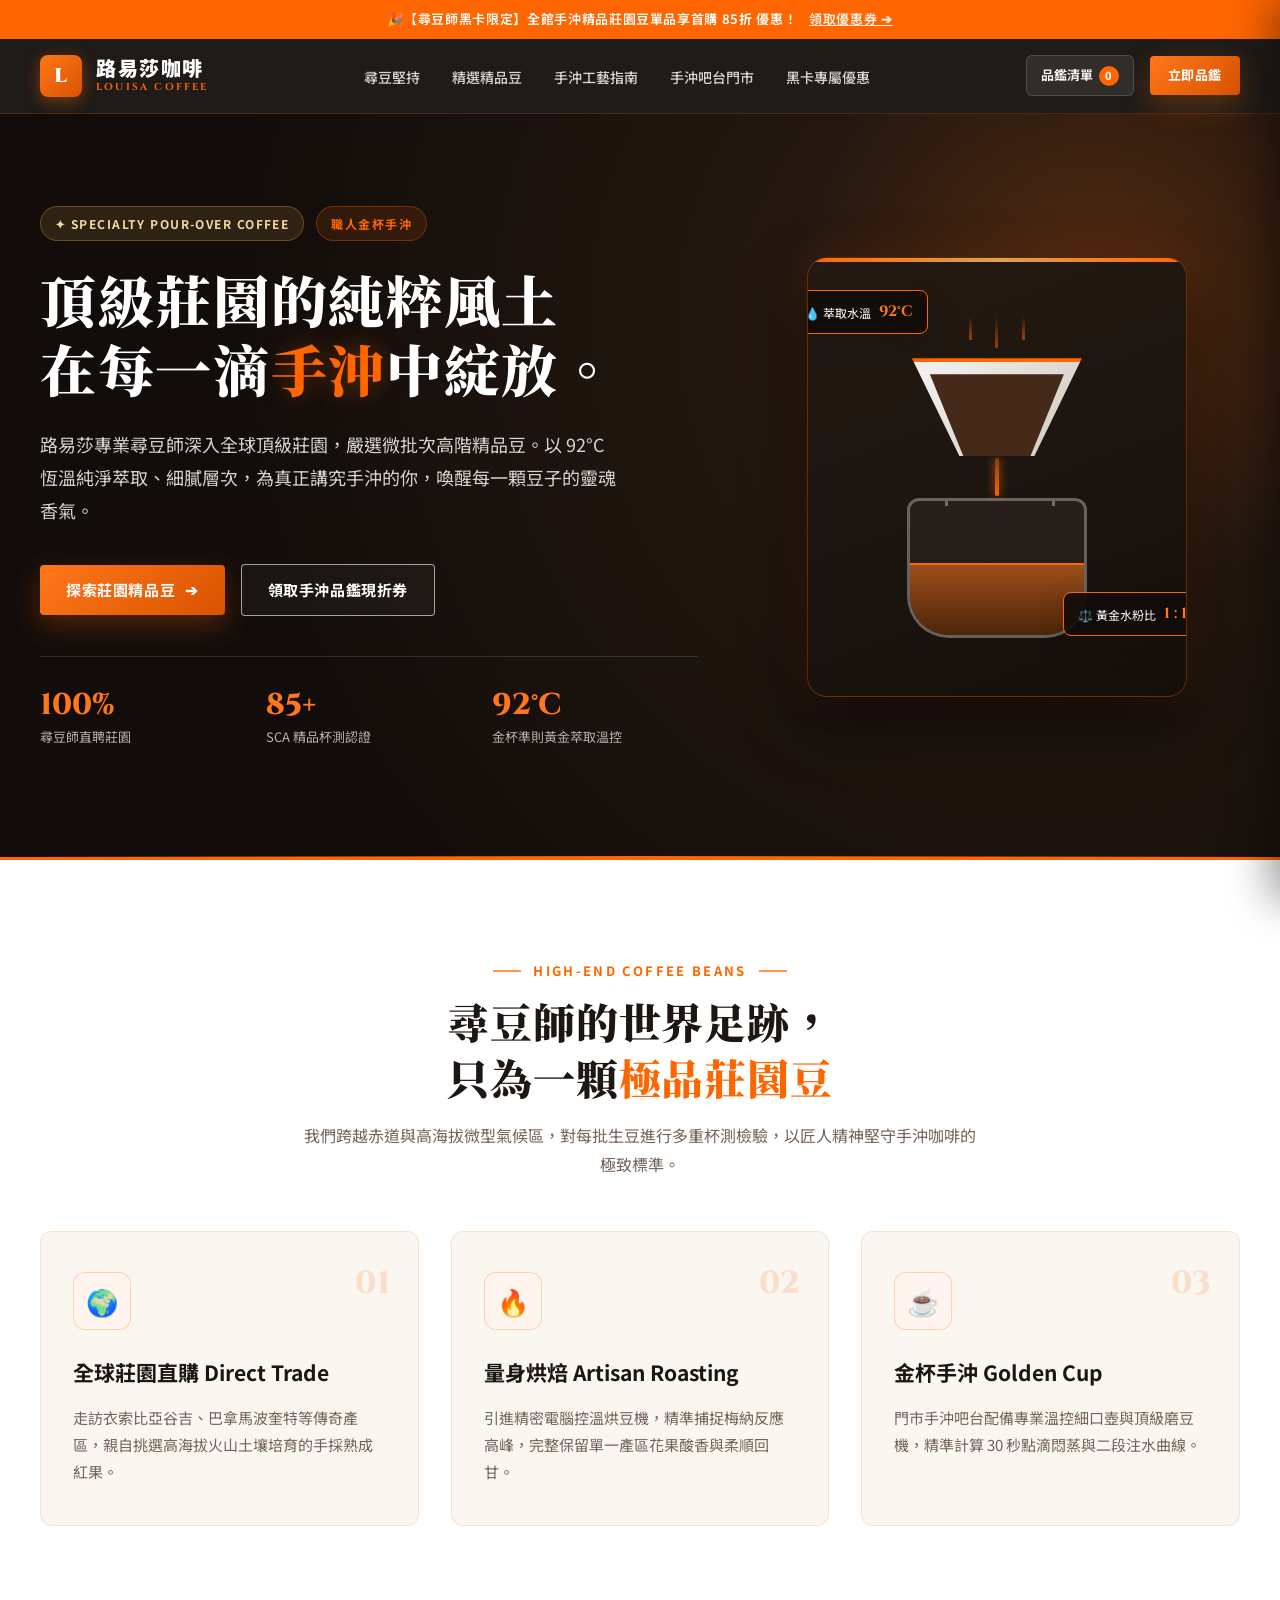
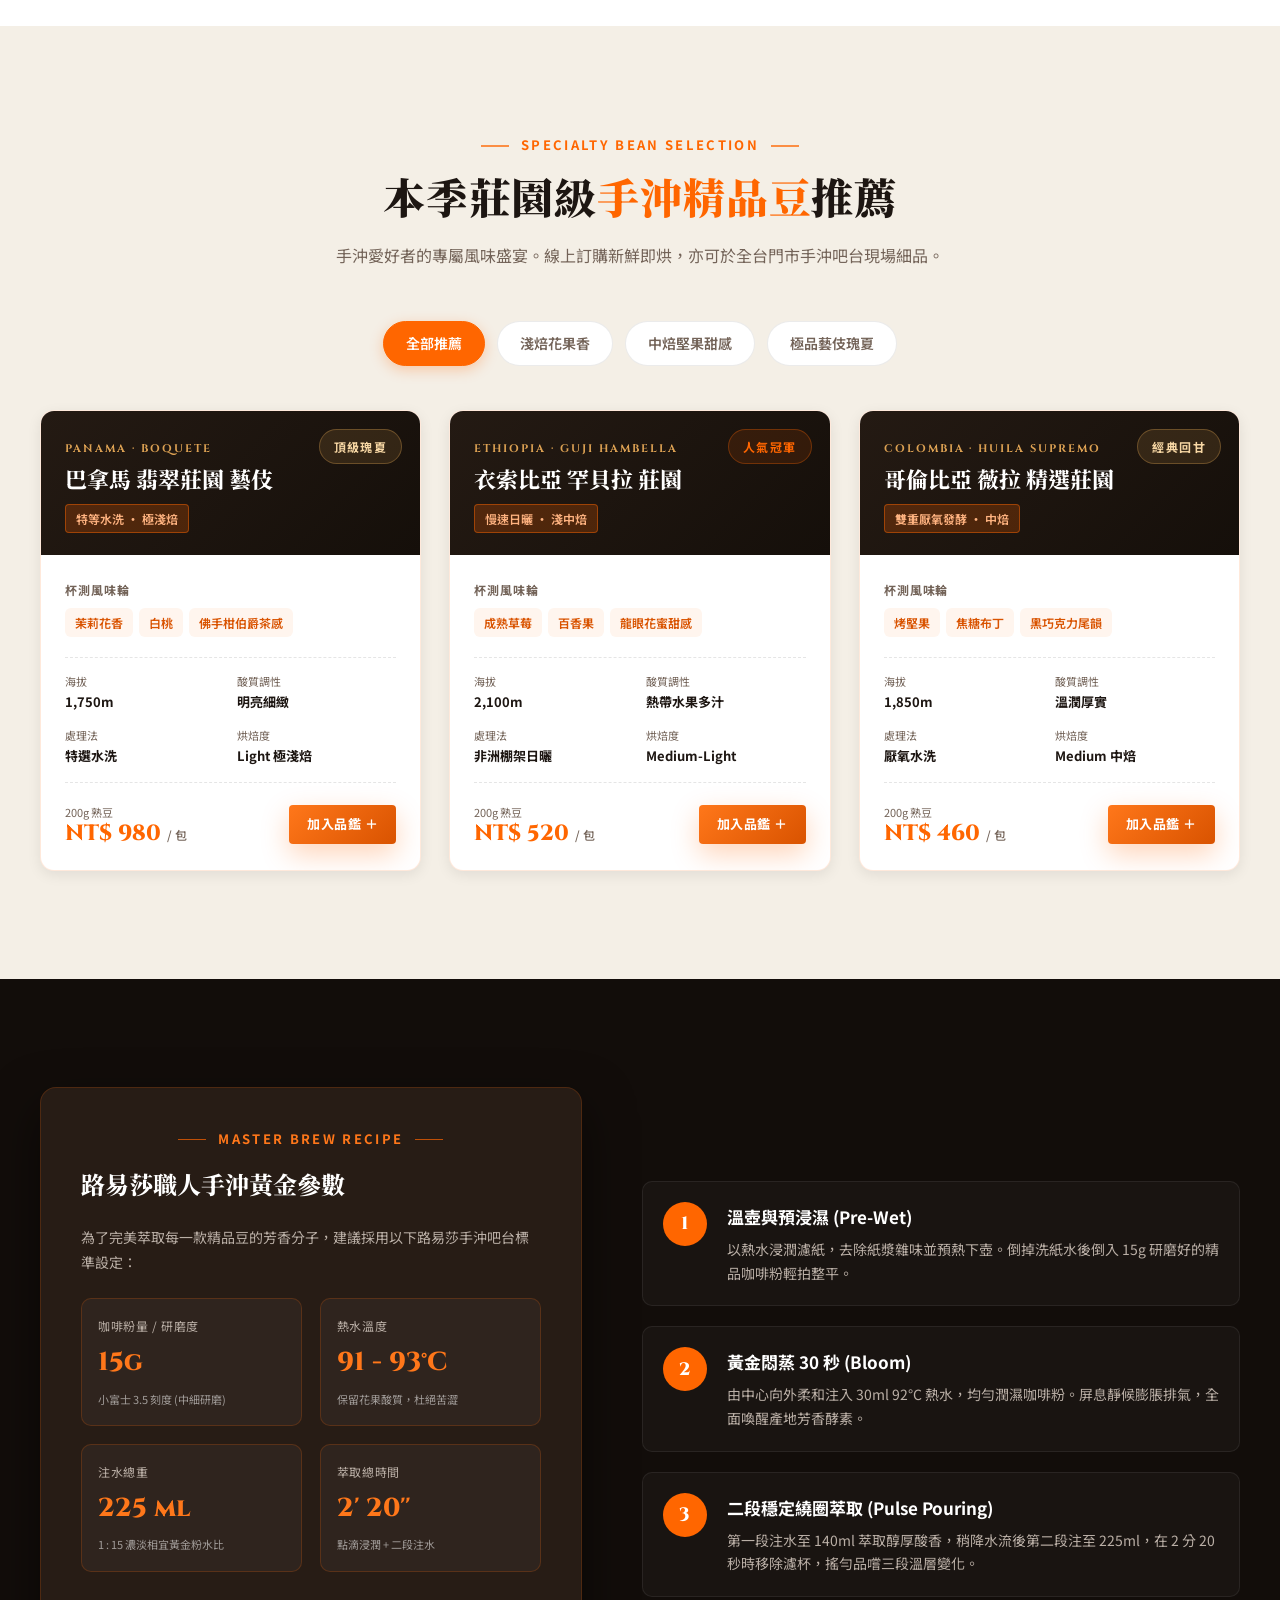
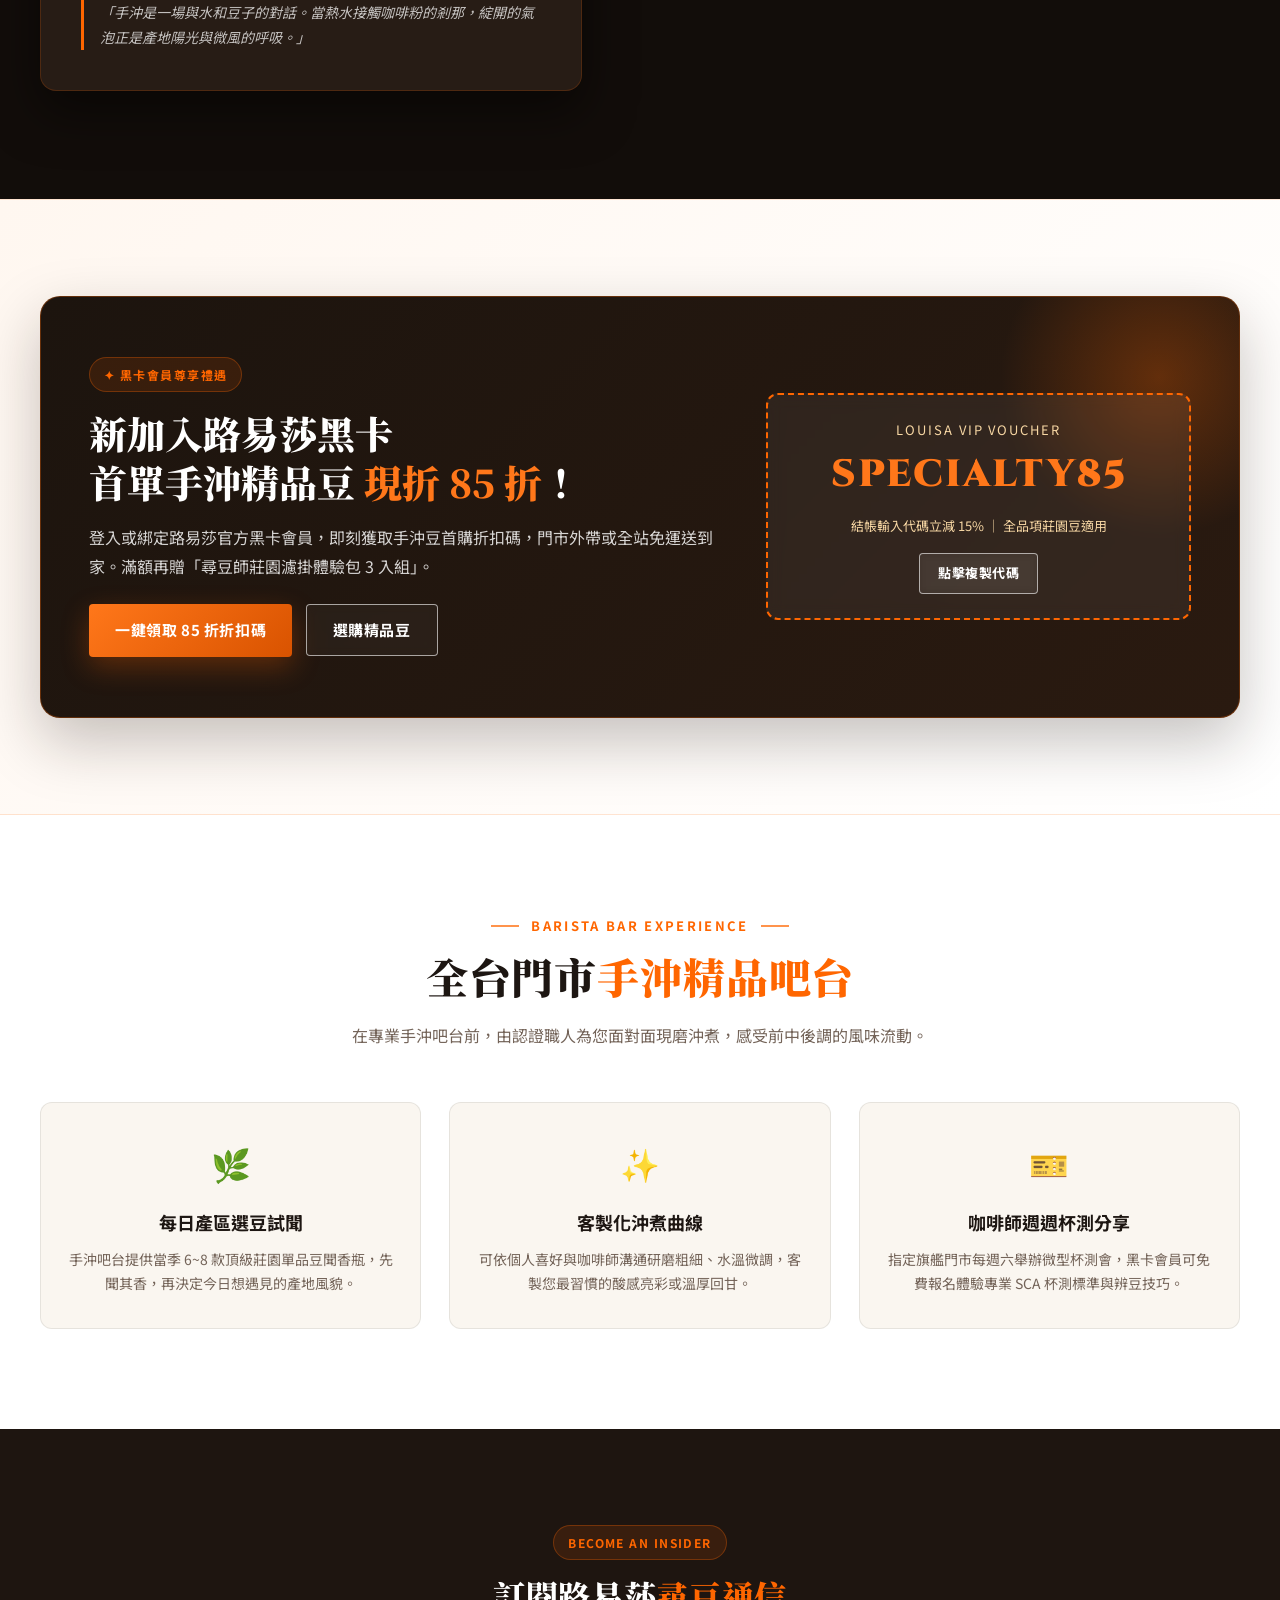
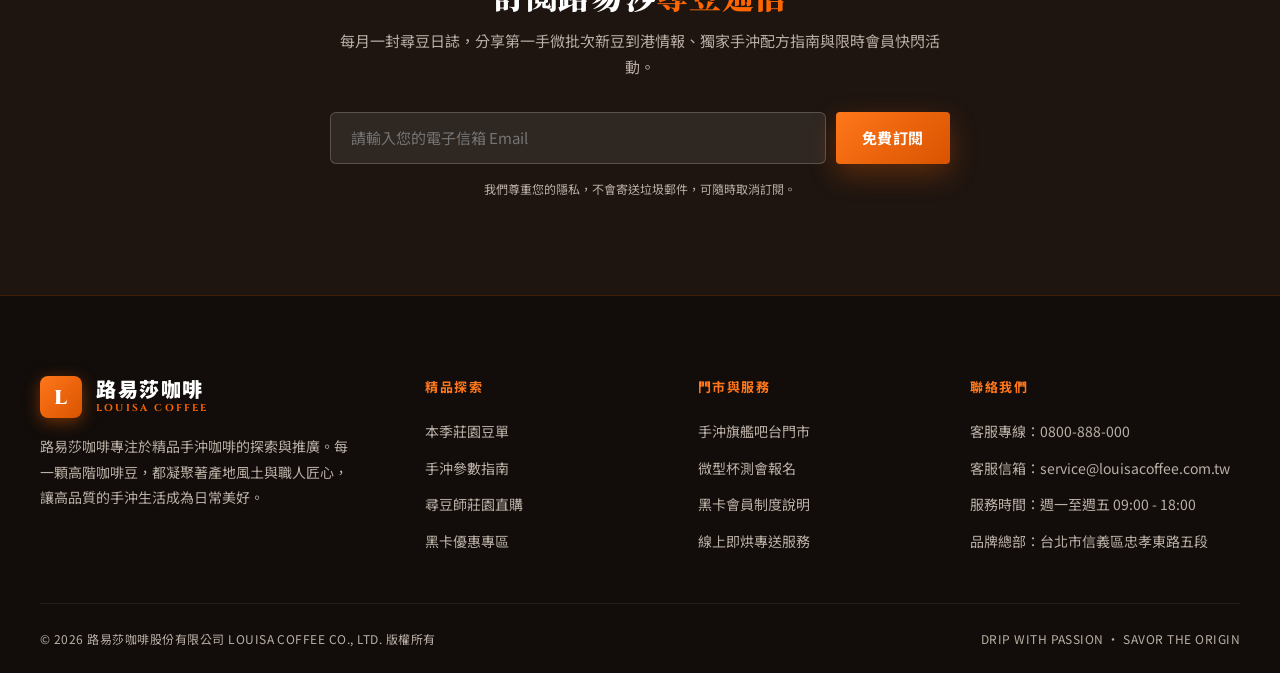
<file: outline/index.html>
<!DOCTYPE html>
<html lang="zh-Hant">
<head>
  <meta charset="UTF-8">
  <meta name="viewport" content="width=device-width, initial-scale=1.0">
  <meta name="description" content="路易莎咖啡 LOUISA COFFEE｜為手沖精品喜好者打造。嚴選全球高階莊園咖啡豆，以職人手沖溫控與金杯準則，喚醒純粹純淨的風土滋味。立即探索當季限量單品豆與品鑑專屬禮遇。">
  <title>路易莎咖啡 LOUISA COFFEE｜莊園級手沖精品咖啡</title>
  <link rel="preconnect" href="https://fonts.googleapis.com">
  <link rel="preconnect" href="https://fonts.gstatic.com" crossorigin>
  <link href="https://fonts.googleapis.com/css2?family=Cinzel:wght@600;700;800&family=Noto+Sans+TC:wght@400;500;600;700&family=Noto+Serif+TC:wght@500;600;700;900&display=swap" rel="stylesheet">
  <style>
    :root {
      --orange: #FF6600;
      --orange-bright: #FF771A;
      --orange-dark: #D95300;
      --orange-glow: rgba(255, 102, 0, 0.28);
      --orange-mist: #FFF5EE;
      --gold: #DCA153;
      --gold-light: #F7D7A4;
      --dark-espresso: #120D0A;
      --dark-bean: #1E1510;
      --dark-card: #271C15;
      --dark-border: rgba(255, 102, 0, 0.18);
      --cream: #FAF6F0;
      --cream-warm: #F4EFE6;
      --text-main: #1D1612;
      --text-muted: #736358;
      --text-light-muted: #BAAFA6;
      --white: #FFFFFF;
      --shadow-sm: 0 4px 14px rgba(18, 13, 10, 0.08);
      --shadow-md: 0 12px 32px rgba(18, 13, 10, 0.16);
      --shadow-orange: 0 10px 28px rgba(255, 102, 0, 0.28);
      --transition: all 0.28s cubic-bezier(0.4, 0, 0.2, 1);
    }

    * { box-sizing: border-box; margin: 0; padding: 0; }
    html { scroll-behavior: smooth; }
    body {
      color: var(--text-main);
      background-color: var(--cream);
      font-family: "Noto Sans TC", -apple-system, BlinkMacSystemFont, "Segoe UI", Roboto, sans-serif;
      font-size: 16px;
      line-height: 1.75;
      -webkit-font-smoothing: antialiased;
    }

    a { color: inherit; text-decoration: none; transition: var(--transition); }
    button, input, select { font: inherit; }
    button { cursor: pointer; border: none; background: none; }
    ul, ol { list-style: none; }

    .wrap {
      width: min(1200px, calc(100% - 48px));
      margin: 0 auto;
    }
    .serif { font-family: "Noto Serif TC", serif; }
    .display { font-family: "Cinzel", "Noto Serif TC", serif; }

    /* Buttons & Badges */
    .badge {
      display: inline-flex;
      align-items: center;
      gap: 7px;
      padding: 6px 14px;
      border-radius: 999px;
      font-size: 12px;
      font-weight: 700;
      letter-spacing: 0.12em;
      text-transform: uppercase;
    }
    .badge-orange {
      color: var(--orange);
      background: rgba(255, 102, 0, 0.12);
      border: 1px solid rgba(255, 102, 0, 0.3);
    }
    .badge-dark {
      color: var(--gold-light);
      background: rgba(220, 161, 83, 0.14);
      border: 1px solid rgba(220, 161, 83, 0.32);
    }

    .btn {
      display: inline-flex;
      align-items: center;
      justify-content: center;
      gap: 10px;
      min-height: 48px;
      padding: 12px 26px;
      border-radius: 4px;
      font-size: 15px;
      font-weight: 700;
      letter-spacing: 0.04em;
      transition: var(--transition);
      white-space: nowrap;
    }
    .btn:hover { transform: translateY(-2px); }
    .btn-orange {
      color: var(--white);
      background: linear-gradient(135deg, var(--orange-bright), var(--orange-dark));
      box-shadow: var(--shadow-orange);
    }
    .btn-orange:hover {
      background: linear-gradient(135deg, #FF8433, var(--orange));
      box-shadow: 0 14px 34px rgba(255, 102, 0, 0.42);
    }
    .btn-outline-white {
      color: var(--white);
      border: 1.5px solid rgba(255, 255, 255, 0.6);
      background: rgba(255, 255, 255, 0.04);
      backdrop-filter: blur(4px);
    }
    .btn-outline-white:hover {
      background: rgba(255, 255, 255, 0.16);
      border-color: var(--white);
    }
    .btn-outline-orange {
      color: var(--orange-dark);
      border: 1.5px solid var(--orange);
      background: transparent;
    }
    .btn-outline-orange:hover {
      color: var(--white);
      background: var(--orange);
    }
    .btn-sm {
      min-height: 38px;
      padding: 8px 18px;
      font-size: 13px;
    }

    /* Section Headings */
    .section-header {
      text-align: center;
      max-width: 680px;
      margin: 0 auto 52px;
    }
    .section-eyebrow {
      display: flex;
      align-items: center;
      justify-content: center;
      gap: 12px;
      margin-bottom: 12px;
      color: var(--orange);
      font-size: 13px;
      font-weight: 700;
      letter-spacing: 0.18em;
    }
    .section-eyebrow::before, .section-eyebrow::after {
      content: "";
      width: 28px;
      height: 1.5px;
      background: var(--orange);
      opacity: 0.7;
    }
    .section-title {
      font-size: clamp(28px, 4.2vw, 42px);
      font-weight: 900;
      line-height: 1.32;
      color: var(--text-main);
      letter-spacing: 0.02em;
    }
    .section-title span.orange { color: var(--orange); }
    .section-desc {
      margin-top: 16px;
      color: var(--text-muted);
      font-size: 16px;
      line-height: 1.8;
    }

    /* Top Announcement Bar */
    .top-promo-bar {
      background: var(--orange);
      color: var(--white);
      font-size: 13px;
      font-weight: 600;
      padding: 8px 16px;
      text-align: center;
      letter-spacing: 0.05em;
    }
    .top-promo-bar a {
      text-decoration: underline;
      margin-left: 8px;
      color: #FFF2E6;
    }
    .top-promo-bar a:hover { color: #FFF; }

    /* Navigation */
    .site-header {
      position: sticky;
      top: 0;
      z-index: 100;
      background: rgba(18, 13, 10, 0.94);
      backdrop-filter: blur(12px);
      border-bottom: 1px solid rgba(255, 102, 0, 0.2);
      transition: var(--transition);
    }
    .nav {
      display: flex;
      align-items: center;
      justify-content: space-between;
      min-height: 74px;
    }
    .brand {
      display: flex;
      align-items: center;
      gap: 14px;
      color: var(--white);
    }
    .brand-logo-badge {
      display: grid;
      place-items: center;
      width: 42px;
      height: 42px;
      border-radius: 8px;
      background: linear-gradient(135deg, var(--orange-bright), var(--orange-dark));
      box-shadow: 0 4px 16px rgba(255, 102, 0, 0.4);
      color: var(--white);
      font-weight: 900;
      font-size: 20px;
      font-family: "Cinzel", serif;
      letter-spacing: 0.05em;
    }
    .brand-name {
      display: flex;
      flex-direction: column;
    }
    .brand-name-zh {
      font-size: 20px;
      font-weight: 900;
      letter-spacing: 0.08em;
      line-height: 1.15;
      color: var(--white);
    }
    .brand-name-en {
      font-size: 10px;
      font-weight: 700;
      letter-spacing: 0.22em;
      color: var(--orange);
      font-family: "Cinzel", sans-serif;
    }
    .nav-menu {
      display: flex;
      align-items: center;
      gap: 32px;
    }
    .nav-item {
      color: rgba(255, 255, 255, 0.82);
      font-size: 14px;
      font-weight: 500;
      position: relative;
      padding: 6px 0;
    }
    .nav-item:hover { color: var(--orange-bright); }
    .nav-item::after {
      content: "";
      position: absolute;
      left: 0;
      bottom: 0;
      width: 100%;
      height: 2px;
      background: var(--orange);
      transform: scaleX(0);
      transform-origin: right;
      transition: transform 0.25s ease;
    }
    .nav-item:hover::after {
      transform: scaleX(1);
      transform-origin: left;
    }
    .nav-actions {
      display: flex;
      align-items: center;
      gap: 16px;
    }
    .cart-trigger {
      position: relative;
      display: flex;
      align-items: center;
      gap: 6px;
      padding: 8px 14px;
      border-radius: 6px;
      color: var(--white);
      background: rgba(255, 255, 255, 0.08);
      font-size: 13px;
      font-weight: 600;
      border: 1px solid rgba(255, 255, 255, 0.15);
      transition: var(--transition);
    }
    .cart-trigger:hover {
      background: rgba(255, 102, 0, 0.2);
      border-color: var(--orange);
    }
    .cart-count {
      display: inline-grid;
      place-items: center;
      width: 20px;
      height: 20px;
      border-radius: 50%;
      background: var(--orange);
      color: var(--white);
      font-size: 11px;
      font-weight: 800;
    }
    .mobile-toggle {
      display: none;
      color: var(--white);
      font-size: 24px;
      padding: 6px;
    }

    /* Hero Section */
    .hero {
      position: relative;
      background: radial-gradient(circle at 82% 28%, #2D1D13 0%, var(--dark-espresso) 70%);
      color: var(--white);
      overflow: hidden;
      padding: 92px 0 108px;
      border-bottom: 3px solid var(--orange);
    }
    .hero::before {
      content: "";
      position: absolute;
      top: -150px;
      right: -150px;
      width: 650px;
      height: 650px;
      border-radius: 50%;
      background: radial-gradient(circle, rgba(255, 102, 0, 0.18) 0%, transparent 68%);
      pointer-events: none;
    }
    .hero::after {
      content: "";
      position: absolute;
      bottom: 0;
      left: 0;
      right: 0;
      height: 1px;
      background: linear-gradient(90deg, transparent, var(--orange), transparent);
    }
    .hero-grid {
      display: grid;
      grid-template-columns: 1.15fr 0.85fr;
      align-items: center;
      gap: 56px;
    }
    .hero-content {
      position: relative;
      z-index: 2;
    }
    .hero-badge-group {
      display: flex;
      flex-wrap: wrap;
      gap: 12px;
      margin-bottom: 24px;
    }
    .hero-title {
      font-size: clamp(34px, 4.8vw, 56px);
      font-weight: 900;
      line-height: 1.24;
      letter-spacing: 0.03em;
      margin-bottom: 24px;
    }
    .hero-title .highlight {
      color: var(--orange);
      text-shadow: 0 0 24px rgba(255, 102, 0, 0.35);
    }
    .hero-subtitle {
      font-size: 18px;
      color: rgba(255, 255, 255, 0.82);
      line-height: 1.85;
      margin-bottom: 36px;
      max-width: 580px;
    }
    .hero-ctas {
      display: flex;
      flex-wrap: wrap;
      align-items: center;
      gap: 16px;
      margin-bottom: 40px;
    }
    .hero-stats {
      display: grid;
      grid-template-columns: repeat(3, 1fr);
      gap: 20px;
      padding-top: 32px;
      border-top: 1px solid rgba(255, 255, 255, 0.12);
    }
    .stat-number {
      font-size: 30px;
      font-weight: 800;
      color: var(--orange-bright);
      font-family: "Cinzel", serif;
      line-height: 1.1;
    }
    .stat-label {
      font-size: 13px;
      color: var(--text-light-muted);
      margin-top: 4px;
    }

    /* Hero Visual Graphic (Hand-Pour Illustration) */
    .hero-visual {
      position: relative;
      display: grid;
      place-items: center;
    }
    .pour-stage {
      position: relative;
      width: 380px;
      height: 440px;
      background: linear-gradient(160deg, #241A13, #150F0B);
      border: 1px solid rgba(255, 102, 0, 0.3);
      border-radius: 20px;
      box-shadow: 0 24px 60px rgba(0, 0, 0, 0.6), 0 0 40px rgba(255, 102, 0, 0.15);
      overflow: hidden;
      display: flex;
      flex-direction: column;
      align-items: center;
      justify-content: center;
      padding: 32px;
    }
    .pour-stage::before {
      content: "";
      position: absolute;
      top: 0;
      left: 0;
      right: 0;
      height: 4px;
      background: linear-gradient(90deg, var(--orange), var(--gold), var(--orange));
    }
    .coffee-steam {
      width: 80px;
      height: 30px;
      display: flex;
      justify-content: space-around;
      margin-bottom: 12px;
      opacity: 0.7;
    }
    .steam-line {
      width: 3px;
      height: 24px;
      background: linear-gradient(to top, rgba(255, 102, 0, 0.8), transparent);
      border-radius: 3px;
      animation: steamPulse 2.4s infinite ease-in-out;
    }
    .steam-line:nth-child(2) { animation-delay: 0.6s; height: 32px; }
    .steam-line:nth-child(3) { animation-delay: 1.2s; }
    @keyframes steamPulse {
      0%, 100% { transform: translateY(0) scaleY(0.7); opacity: 0.3; }
      50% { transform: translateY(-8px) scaleY(1.1); opacity: 0.85; }
    }

    .v60-dripper-art {
      width: 170px;
      height: 98px;
      background: linear-gradient(135deg, rgba(255, 255, 255, 0.95), rgba(240, 230, 218, 0.85));
      clip-path: polygon(0 0, 100% 0, 72% 100%, 28% 100%);
      position: relative;
      box-shadow: 0 6px 18px rgba(0, 0, 0, 0.4);
      border-top: 4px solid var(--orange);
    }
    .v60-dripper-art::after {
      content: "";
      position: absolute;
      inset: 12px 18px 0;
      background: #462A19;
      clip-path: polygon(0 0, 100% 0, 75% 100%, 25% 100%);
    }
    .drip-stream {
      width: 4px;
      height: 38px;
      background: linear-gradient(to bottom, #7A421D, var(--orange));
      margin: 2px auto;
      border-radius: 2px;
      box-shadow: 0 0 10px rgba(255, 102, 0, 0.8);
      animation: dripPulse 1.8s infinite;
    }
    @keyframes dripPulse {
      0%, 100% { opacity: 0.6; }
      50% { opacity: 1; }
    }
    .carafe-art {
      width: 180px;
      height: 140px;
      border: 3px solid rgba(255, 255, 255, 0.3);
      border-radius: 12px 12px 42px 42px;
      background: rgba(255, 255, 255, 0.05);
      backdrop-filter: blur(5px);
      position: relative;
      overflow: hidden;
      display: flex;
      align-items: flex-end;
    }
    .carafe-art::before {
      content: "";
      position: absolute;
      top: -12px;
      left: 35px;
      width: 104px;
      height: 14px;
      border: 3px solid rgba(255, 255, 255, 0.35);
      border-bottom: none;
      border-radius: 8px 8px 0 0;
    }
    .coffee-liquid {
      width: 100%;
      height: 72px;
      background: linear-gradient(180deg, #9C4E19 0%, #4E250A 100%);
      border-top: 2px solid var(--orange);
      position: relative;
    }
    .floating-param-tag {
      position: absolute;
      background: rgba(18, 13, 10, 0.92);
      border: 1px solid var(--orange);
      border-radius: 8px;
      padding: 8px 14px;
      box-shadow: var(--shadow-md);
      color: var(--white);
      font-size: 12px;
      display: flex;
      align-items: center;
      gap: 8px;
      animation: floatTag 4s ease-in-out infinite;
    }
    .tag-temp { top: 32px; left: -18px; }
    .tag-ratio { bottom: 60px; right: -24px; animation-delay: 2s; }
    .floating-param-tag strong { color: var(--orange-bright); font-size: 15px; font-family: "Cinzel", serif; }
    @keyframes floatTag {
      0%, 100% { transform: translateY(0); }
      50% { transform: translateY(-6px); }
    }

    /* Section: Pillars of High-End Specialty Beans (品牌風格與品質) */
    .section-pillars {
      padding: 100px 0;
      background: var(--white);
    }
    .pillars-grid {
      display: grid;
      grid-template-columns: repeat(3, 1fr);
      gap: 32px;
    }
    .pillar-card {
      background: var(--cream);
      border: 1px solid rgba(255, 102, 0, 0.15);
      border-radius: 12px;
      padding: 40px 32px;
      position: relative;
      transition: var(--transition);
      overflow: hidden;
    }
    .pillar-card::before {
      content: "";
      position: absolute;
      top: 0;
      left: 0;
      width: 4px;
      height: 100%;
      background: var(--orange);
      transform: scaleY(0);
      transform-origin: bottom;
      transition: transform 0.3s ease;
    }
    .pillar-card:hover {
      transform: translateY(-6px);
      box-shadow: var(--shadow-md);
      border-color: rgba(255, 102, 0, 0.4);
      background: var(--white);
    }
    .pillar-card:hover::before { transform: scaleY(1); transform-origin: top; }
    .pillar-icon-box {
      width: 58px;
      height: 58px;
      border-radius: 12px;
      background: var(--orange-mist);
      border: 1px solid rgba(255, 102, 0, 0.25);
      color: var(--orange);
      display: grid;
      place-items: center;
      font-size: 26px;
      margin-bottom: 24px;
    }
    .pillar-number {
      position: absolute;
      top: 24px;
      right: 28px;
      font-size: 32px;
      font-weight: 800;
      color: rgba(255, 102, 0, 0.16);
      font-family: "Cinzel", serif;
    }
    .pillar-title {
      font-size: 21px;
      font-weight: 700;
      margin-bottom: 14px;
      color: var(--text-main);
    }
    .pillar-desc {
      color: var(--text-muted);
      font-size: 15px;
      line-height: 1.8;
    }

    /* Section: Seasonal Specialty Beans (精選咖啡豆與消費吸引) */
    .section-beans {
      padding: 108px 0;
      background: var(--cream-warm);
      position: relative;
    }
    .bean-filter-nav {
      display: flex;
      justify-content: center;
      flex-wrap: wrap;
      gap: 12px;
      margin-bottom: 44px;
    }
    .filter-btn {
      padding: 9px 22px;
      border-radius: 999px;
      font-size: 14px;
      font-weight: 600;
      color: var(--text-muted);
      background: var(--white);
      border: 1px solid rgba(0, 0, 0, 0.08);
      transition: var(--transition);
    }
    .filter-btn:hover, .filter-btn.active {
      color: var(--white);
      background: var(--orange);
      border-color: var(--orange);
      box-shadow: 0 4px 14px rgba(255, 102, 0, 0.28);
    }

    .bean-grid {
      display: grid;
      grid-template-columns: repeat(3, 1fr);
      gap: 28px;
    }
    .bean-card {
      background: var(--white);
      border-radius: 14px;
      border: 1px solid rgba(255, 102, 0, 0.14);
      box-shadow: var(--shadow-sm);
      overflow: hidden;
      display: flex;
      flex-direction: column;
      transition: var(--transition);
      position: relative;
    }
    .bean-card:hover {
      transform: translateY(-7px);
      box-shadow: var(--shadow-md);
      border-color: var(--orange);
    }
    .bean-ribbon {
      position: absolute;
      top: 18px;
      right: 18px;
      z-index: 2;
    }
    .bean-header {
      background: linear-gradient(135deg, #241A13, #150F0A);
      color: var(--white);
      padding: 28px 24px 22px;
      position: relative;
    }
    .bean-origin {
      font-size: 11px;
      font-weight: 700;
      letter-spacing: 0.18em;
      color: var(--gold);
      font-family: "Cinzel", serif;
      margin-bottom: 6px;
    }
    .bean-name {
      font-size: 22px;
      font-weight: 800;
      line-height: 1.35;
      color: var(--white);
    }
    .bean-process-tag {
      display: inline-block;
      margin-top: 10px;
      padding: 3px 10px;
      border-radius: 4px;
      background: rgba(255, 102, 0, 0.22);
      border: 1px solid rgba(255, 102, 0, 0.45);
      color: #FFB380;
      font-size: 12px;
      font-weight: 600;
    }
    .bean-body {
      padding: 24px;
      display: flex;
      flex-direction: column;
      flex-grow: 1;
    }
    .flavor-notes-box {
      margin-bottom: 20px;
    }
    .flavor-title {
      font-size: 12px;
      font-weight: 700;
      color: var(--text-muted);
      letter-spacing: 0.08em;
      margin-bottom: 8px;
    }
    .flavor-tags {
      display: flex;
      flex-wrap: wrap;
      gap: 6px;
    }
    .flavor-pill {
      font-size: 12px;
      padding: 4px 10px;
      background: var(--orange-mist);
      color: var(--orange-dark);
      border-radius: 6px;
      font-weight: 600;
    }
    .bean-specs-list {
      display: grid;
      grid-template-columns: 1fr 1fr;
      gap: 12px;
      padding: 14px 0;
      border-top: 1px dashed rgba(0, 0, 0, 0.1);
      border-bottom: 1px dashed rgba(0, 0, 0, 0.1);
      margin-bottom: 20px;
      font-size: 13px;
    }
    .spec-item span {
      display: block;
      color: var(--text-muted);
      font-size: 11px;
    }
    .spec-item strong {
      color: var(--text-main);
      font-weight: 700;
    }
    .bean-footer {
      margin-top: auto;
      display: flex;
      align-items: center;
      justify-content: space-between;
      gap: 12px;
    }
    .bean-price-box {
      display: flex;
      flex-direction: column;
    }
    .bean-price-label {
      font-size: 11px;
      color: var(--text-muted);
    }
    .bean-price {
      font-size: 22px;
      font-weight: 800;
      color: var(--orange);
      font-family: "Cinzel", serif;
      line-height: 1.1;
    }
    .bean-price small {
      font-size: 12px;
      color: var(--text-muted);
      font-family: "Noto Sans TC", sans-serif;
      font-weight: 500;
    }

    /* Section: Pour-over Ritual & Brewing Guide (手沖工藝與參數) */
    .section-ritual {
      padding: 108px 0;
      background: var(--dark-espresso);
      color: var(--white);
      position: relative;
    }
    .ritual-grid {
      display: grid;
      grid-template-columns: 0.95fr 1.05fr;
      align-items: center;
      gap: 60px;
    }
    .ritual-card-display {
      background: var(--dark-card);
      border: 1px solid var(--dark-border);
      border-radius: 16px;
      padding: 40px;
      box-shadow: 0 20px 50px rgba(0, 0, 0, 0.5);
    }
    .ritual-card-display h3 {
      font-size: 24px;
      font-weight: 800;
      color: var(--white);
      margin-bottom: 20px;
    }
    .parameter-gauges {
      display: grid;
      grid-template-columns: repeat(2, 1fr);
      gap: 18px;
      margin-bottom: 28px;
    }
    .gauge-box {
      background: rgba(255, 255, 255, 0.04);
      border: 1px solid rgba(255, 102, 0, 0.2);
      border-radius: 10px;
      padding: 16px;
    }
    .gauge-label {
      font-size: 12px;
      color: var(--text-light-muted);
      letter-spacing: 0.05em;
    }
    .gauge-val {
      font-size: 26px;
      font-weight: 800;
      color: var(--orange-bright);
      font-family: "Cinzel", serif;
      margin-top: 4px;
    }
    .gauge-desc {
      font-size: 11px;
      color: rgba(255, 255, 255, 0.55);
      margin-top: 4px;
    }
    .ritual-quote {
      font-style: italic;
      color: rgba(255, 255, 255, 0.72);
      border-left: 3px solid var(--orange);
      padding-left: 16px;
      font-size: 14px;
      line-height: 1.8;
    }

    .brew-timeline {
      display: flex;
      flex-direction: column;
      gap: 20px;
    }
    .timeline-step {
      display: flex;
      gap: 20px;
      background: rgba(255, 255, 255, 0.03);
      border: 1px solid rgba(255, 255, 255, 0.07);
      border-radius: 10px;
      padding: 20px;
      transition: var(--transition);
    }
    .timeline-step:hover {
      background: rgba(255, 102, 0, 0.08);
      border-color: rgba(255, 102, 0, 0.35);
    }
    .step-badge {
      width: 44px;
      height: 44px;
      border-radius: 50%;
      background: var(--orange);
      color: var(--white);
      display: grid;
      place-items: center;
      font-size: 18px;
      font-weight: 800;
      font-family: "Cinzel", serif;
      flex-shrink: 0;
    }
    .step-detail h4 {
      font-size: 17px;
      font-weight: 700;
      color: var(--white);
      margin-bottom: 6px;
    }
    .step-detail p {
      font-size: 14px;
      color: var(--text-light-muted);
      line-height: 1.7;
    }

    /* Section: Consumer Conversion & Special Incentives (吸引消費/會員優惠) */
    .section-promo {
      padding: 96px 0;
      background: linear-gradient(135deg, #FFF7F0, #FFF);
      border-top: 1px solid rgba(255, 102, 0, 0.15);
      border-bottom: 1px solid rgba(255, 102, 0, 0.15);
    }
    .promo-banner {
      background: linear-gradient(135deg, #1C140E 0%, #2A1A10 100%);
      border-radius: 20px;
      padding: 60px 48px;
      color: var(--white);
      position: relative;
      overflow: hidden;
      box-shadow: 0 24px 60px rgba(28, 20, 14, 0.25);
      border: 1px solid rgba(255, 102, 0, 0.3);
    }
    .promo-banner::before {
      content: "";
      position: absolute;
      top: -80px;
      right: -80px;
      width: 320px;
      height: 320px;
      border-radius: 50%;
      background: radial-gradient(circle, rgba(255, 102, 0, 0.28), transparent 70%);
    }
    .promo-grid {
      display: grid;
      grid-template-columns: 1.2fr 0.8fr;
      align-items: center;
      gap: 40px;
      position: relative;
      z-index: 2;
    }
    .promo-text h3 {
      font-size: clamp(26px, 3.6vw, 38px);
      font-weight: 900;
      line-height: 1.3;
      margin-bottom: 16px;
    }
    .promo-text p {
      font-size: 16px;
      color: rgba(255, 255, 255, 0.82);
      line-height: 1.8;
      margin-bottom: 24px;
    }
    .coupon-box {
      background: rgba(255, 255, 255, 0.06);
      border: 2px dashed var(--orange);
      border-radius: 12px;
      padding: 24px;
      text-align: center;
      backdrop-filter: blur(8px);
    }
    .coupon-val {
      font-size: 38px;
      font-weight: 900;
      color: var(--orange-bright);
      font-family: "Cinzel", serif;
      letter-spacing: 0.05em;
    }
    .coupon-desc {
      font-size: 13px;
      color: var(--gold-light);
      margin: 6px 0 16px;
    }

    /* Section: Bar Experience & Store Locator */
    .section-stores {
      padding: 100px 0;
      background: var(--white);
    }
    .store-features-grid {
      display: grid;
      grid-template-columns: repeat(3, 1fr);
      gap: 28px;
    }
    .store-feature-card {
      border: 1px solid rgba(0, 0, 0, 0.08);
      border-radius: 12px;
      padding: 32px 24px;
      background: var(--cream);
      text-align: center;
      transition: var(--transition);
    }
    .store-feature-card:hover {
      border-color: var(--orange);
      transform: translateY(-5px);
      box-shadow: var(--shadow-sm);
    }
    .store-feature-icon {
      font-size: 32px;
      color: var(--orange);
      margin-bottom: 16px;
    }
    .store-feature-title {
      font-size: 18px;
      font-weight: 700;
      margin-bottom: 10px;
    }
    .store-feature-text {
      font-size: 14px;
      color: var(--text-muted);
      line-height: 1.7;
    }

    /* Newsletter & Tasting Club */
    .section-newsletter {
      padding: 96px 0;
      background: var(--dark-bean);
      color: var(--white);
      text-align: center;
      position: relative;
    }
    .newsletter-box {
      max-width: 620px;
      margin: 0 auto;
    }
    .newsletter-form {
      display: flex;
      gap: 10px;
      margin-top: 32px;
    }
    .newsletter-input {
      flex: 1;
      min-height: 52px;
      padding: 0 20px;
      background: rgba(255, 255, 255, 0.08);
      border: 1px solid rgba(255, 255, 255, 0.2);
      border-radius: 6px;
      color: var(--white);
      font-size: 15px;
      outline: none;
      transition: var(--transition);
    }
    .newsletter-input:focus {
      border-color: var(--orange);
      background: rgba(255, 255, 255, 0.14);
      box-shadow: 0 0 16px var(--orange-glow);
    }
    .newsletter-note {
      font-size: 12px;
      color: var(--text-light-muted);
      margin-top: 14px;
    }

    /* Footer */
    .site-footer {
      background: var(--dark-espresso);
      color: var(--text-light-muted);
      border-top: 1px solid rgba(255, 102, 0, 0.2);
      font-size: 14px;
    }
    .footer-top {
      display: grid;
      grid-template-columns: 1.5fr 1fr 1fr 1.2fr;
      gap: 48px;
      padding: 80px 0 50px;
    }
    .footer-brand p {
      margin-top: 16px;
      font-size: 14px;
      line-height: 1.8;
      max-width: 320px;
    }
    .footer-col-title {
      font-size: 13px;
      font-weight: 700;
      color: var(--orange-bright);
      letter-spacing: 0.12em;
      margin-bottom: 20px;
      text-transform: uppercase;
    }
    .footer-links li + li { margin-top: 12px; }
    .footer-links a:hover { color: var(--white); }
    .footer-bottom {
      border-top: 1px solid rgba(255, 255, 255, 0.08);
      padding: 24px 0;
      display: flex;
      align-items: center;
      justify-content: space-between;
      font-size: 12px;
      letter-spacing: 0.04em;
    }

    /* Modal & Cart Drawer */
    .drawer-overlay {
      position: fixed;
      inset: 0;
      background: rgba(0, 0, 0, 0.65);
      backdrop-filter: blur(4px);
      z-index: 999;
      opacity: 0;
      pointer-events: none;
      transition: opacity 0.3s ease;
    }
    .drawer-overlay.active { opacity: 1; pointer-events: auto; }
    .cart-drawer {
      position: fixed;
      top: 0;
      right: 0;
      bottom: 0;
      width: min(420px, 100%);
      background: var(--cream);
      box-shadow: -10px 0 40px rgba(0, 0, 0, 0.4);
      z-index: 1000;
      transform: translateX(100%);
      transition: transform 0.32s cubic-bezier(0.16, 1, 0.3, 1);
      display: flex;
      flex-direction: column;
    }
    .cart-drawer.active { transform: translateX(0); }
    .drawer-header {
      padding: 24px;
      background: var(--dark-bean);
      color: var(--white);
      display: flex;
      justify-content: space-between;
      align-items: center;
    }
    .drawer-header h3 { font-size: 18px; font-weight: 800; }
    .drawer-close { color: var(--white); font-size: 24px; }
    .drawer-body {
      padding: 24px;
      overflow-y: auto;
      flex-grow: 1;
    }
    .cart-item {
      display: flex;
      justify-content: space-between;
      align-items: center;
      padding: 14px 0;
      border-bottom: 1px solid rgba(0, 0, 0, 0.08);
    }
    .cart-item-info h5 { font-size: 15px; font-weight: 700; }
    .cart-item-info p { font-size: 12px; color: var(--text-muted); }
    .cart-item-price { font-weight: 800; color: var(--orange); }
    .drawer-footer {
      padding: 24px;
      background: var(--white);
      border-top: 1px solid rgba(0, 0, 0, 0.08);
    }
    .drawer-total {
      display: flex;
      justify-content: space-between;
      font-size: 18px;
      font-weight: 800;
      margin-bottom: 16px;
    }

    /* Toast Notification */
    .toast-box {
      position: fixed;
      bottom: 30px;
      right: 30px;
      z-index: 1100;
      background: var(--dark-bean);
      border-left: 4px solid var(--orange);
      color: var(--white);
      padding: 14px 22px;
      border-radius: 6px;
      box-shadow: var(--shadow-md);
      font-size: 14px;
      font-weight: 600;
      opacity: 0;
      transform: translateY(20px);
      pointer-events: none;
      transition: all 0.3s ease;
    }
    .toast-box.show { opacity: 1; transform: translateY(0); pointer-events: auto; }

    /* Scroll Animation */
    .reveal {
      opacity: 0;
      transform: translateY(24px);
      transition: opacity 0.7s ease, transform 0.7s ease;
    }
    .reveal.active {
      opacity: 1;
      transform: translateY(0);
    }

    /* Responsive */
    @media (max-width: 992px) {
      .hero-grid, .ritual-grid, .promo-grid { grid-template-columns: 1fr; gap: 48px; }
      .pillars-grid, .bean-grid, .store-features-grid { grid-template-columns: 1fr 1fr; }
      .footer-top { grid-template-columns: 1fr 1fr; gap: 36px; }
      .hero-visual { order: -1; }
      .pour-stage { width: 100%; max-width: 360px; height: 380px; }
    }

    @media (max-width: 768px) {
      .top-promo-bar { font-size: 12px; }
      .nav-menu {
        position: fixed;
        top: 74px;
        left: 0;
        right: 0;
        background: var(--dark-bean);
        flex-direction: column;
        padding: 30px 24px;
        gap: 20px;
        border-bottom: 2px solid var(--orange);
        transform: translateY(-120%);
        transition: transform 0.3s ease;
      }
      .nav-menu.open { transform: translateY(0); }
      .mobile-toggle { display: block; }
      .hero { padding: 60px 0 80px; }
      .hero-stats { grid-template-columns: 1fr; gap: 16px; }
      .pillars-grid, .bean-grid, .store-features-grid { grid-template-columns: 1fr; }
      .newsletter-form { flex-direction: column; }
      .footer-top { grid-template-columns: 1fr; gap: 32px; }
      .footer-bottom { flex-direction: column; gap: 12px; text-align: center; }
    }
  </style>
</head>
<body>

  <!-- Top Announcement Bar -->
  <div class="top-promo-bar" role="region" aria-label="優惠公告">
    🎉【尋豆師黑卡限定】全館手沖精品莊園豆單品享首購 <strong>85折</strong> 優惠！
    <a href="#promo">領取優惠券 ➔</a>
  </div>

  <!-- Header -->
  <header class="site-header" id="header">
    <nav class="nav wrap" aria-label="主要導覽">
      <a class="brand" href="#top" aria-label="路易莎咖啡首頁">
        <div class="brand-logo-badge">L</div>
        <div class="brand-name">
          <span class="brand-name-zh">路易莎咖啡</span>
          <span class="brand-name-en">LOUISA COFFEE</span>
        </div>
      </a>

      <button class="mobile-toggle" id="menuToggle" aria-label="切換選單" aria-expanded="false">☰</button>

      <ul class="nav-menu" id="navMenu">
        <li><a class="nav-item" href="#philosophy">尋豆堅持</a></li>
        <li><a class="nav-item" href="#beans">精選精品豆</a></li>
        <li><a class="nav-item" href="#ritual">手沖工藝指南</a></li>
        <li><a class="nav-item" href="#stores">手沖吧台門市</a></li>
        <li><a class="nav-item" href="#promo">黑卡專屬優惠</a></li>
      </ul>

      <div class="nav-actions">
        <button class="cart-trigger" id="cartOpenBtn" aria-label="檢視品鑑選豆單">
          <span>品鑑清單</span>
          <span class="cart-count" id="cartBadgeCount">0</span>
        </button>
        <a class="btn btn-orange btn-sm" href="#beans">立即品鑑</a>
      </div>
    </nav>
  </header>

  <main id="top">
    <!-- Hero Section -->
    <section class="hero" aria-labelledby="heroHeading">
      <div class="wrap hero-grid">
        <div class="hero-content reveal">
          <div class="hero-badge-group">
            <span class="badge badge-dark">✦ SPECIALTY POUR-OVER COFFEE</span>
            <span class="badge badge-orange">職人金杯手沖</span>
          </div>

          <h1 class="hero-title serif" id="heroHeading">
            頂級莊園的純粹風土<br>
            在每一滴<span class="highlight">手沖</span>中綻放。
          </h1>

          <p class="hero-subtitle">
            路易莎專業尋豆師深入全球頂級莊園，嚴選微批次高階精品豆。以 92°C 恆溫純淨萃取、細膩層次，為真正講究手沖的你，喚醒每一顆豆子的靈魂香氣。
          </p>

          <div class="hero-ctas">
            <a class="btn btn-orange" href="#beans">
              <span>探索莊園精品豆</span>
              <span>➔</span>
            </a>
            <a class="btn btn-outline-white" href="#promo">
              <span>領取手沖品鑑現折券</span>
            </a>
          </div>

          <div class="hero-stats">
            <div class="stat-item">
              <div class="stat-number">100%</div>
              <div class="stat-label">尋豆師直聘莊園</div>
            </div>
            <div class="stat-item">
              <div class="stat-number">85+</div>
              <div class="stat-label">SCA 精品杯測認證</div>
            </div>
            <div class="stat-item">
              <div class="stat-number">92°C</div>
              <div class="stat-label">金杯準則黃金萃取溫控</div>
            </div>
          </div>
        </div>

        <div class="hero-visual reveal" aria-hidden="true">
          <div class="pour-stage">
            <div class="coffee-steam">
              <div class="steam-line"></div>
              <div class="steam-line"></div>
              <div class="steam-line"></div>
            </div>

            <div class="v60-dripper-art"></div>
            <div class="drip-stream"></div>
            <div class="carafe-art">
              <div class="coffee-liquid"></div>
            </div>

            <div class="floating-param-tag tag-temp">
              <span>💧 萃取水溫</span>
              <strong>92°C</strong>
            </div>

            <div class="floating-param-tag tag-ratio">
              <span>⚖️ 黃金水粉比</span>
              <strong>1 : 15</strong>
            </div>
          </div>
        </div>
      </div>
    </section>

    <!-- Section: Pillars of High-End Coffee Beans -->
    <section class="section-pillars" id="philosophy" aria-labelledby="pillarsHeading">
      <div class="wrap">
        <div class="section-header reveal">
          <p class="section-eyebrow">HIGH-END COFFEE BEANS</p>
          <h2 class="section-title serif" id="pillarsHeading">尋豆師的世界足跡，<br>只為一顆<span class="orange">極品莊園豆</span></h2>
          <p class="section-desc">我們跨越赤道與高海拔微型氣候區，對每批生豆進行多重杯測檢驗，以匠人精神堅守手沖咖啡的極致標準。</p>
        </div>

        <div class="pillars-grid">
          <article class="pillar-card reveal">
            <div class="pillar-number">01</div>
            <div class="pillar-icon-box">🌍</div>
            <h3 class="pillar-title">全球莊園直購 Direct Trade</h3>
            <p class="pillar-desc">走訪衣索比亞谷吉、巴拿馬波奎特等傳奇產區，親自挑選高海拔火山土壤培育的手採熟成紅果。</p>
          </article>

          <article class="pillar-card reveal">
            <div class="pillar-number">02</div>
            <div class="pillar-icon-box">🔥</div>
            <h3 class="pillar-title">量身烘焙 Artisan Roasting</h3>
            <p class="pillar-desc">引進精密電腦控溫烘豆機，精準捕捉梅納反應高峰，完整保留單一產區花果酸香與柔順回甘。</p>
          </article>

          <article class="pillar-card reveal">
            <div class="pillar-number">03</div>
            <div class="pillar-icon-box">☕</div>
            <h3 class="pillar-title">金杯手沖 Golden Cup</h3>
            <p class="pillar-desc">門市手沖吧台配備專業溫控細口壺與頂級磨豆機，精準計算 30 秒點滴悶蒸與二段注水曲線。</p>
          </article>
        </div>
      </div>
    </section>

    <!-- Section: Seasonal Selection (精選咖啡豆 - 吸引消費) -->
    <section class="section-beans" id="beans" aria-labelledby="beansHeading">
      <div class="wrap">
        <div class="section-header reveal">
          <p class="section-eyebrow">SPECIALTY BEAN SELECTION</p>
          <h2 class="section-title serif" id="beansHeading">本季莊園級<span class="orange">手沖精品豆</span>推薦</h2>
          <p class="section-desc">手沖愛好者的專屬風味盛宴。線上訂購新鮮即烘，亦可於全台門市手沖吧台現場細品。</p>
        </div>

        <!-- Filter tabs -->
        <div class="bean-filter-nav reveal" role="tablist">
          <button class="filter-btn active" data-filter="all" role="tab" aria-selected="true">全部推薦</button>
          <button class="filter-btn" data-filter="light" role="tab" aria-selected="false">淺焙花果香</button>
          <button class="filter-btn" data-filter="medium" role="tab" aria-selected="false">中焙堅果甜感</button>
          <button class="filter-btn" data-filter="geisha" role="tab" aria-selected="false">極品藝伎瑰夏</button>
        </div>

        <!-- Product Grid -->
        <div class="bean-grid" id="beanGrid">
          <!-- Bean 1 -->
          <article class="bean-card reveal" data-category="geisha">
            <div class="bean-ribbon"><span class="badge badge-dark">頂級瑰夏</span></div>
            <div class="bean-header">
              <div class="bean-origin">PANAMA · BOQUETE</div>
              <h3 class="bean-name serif">巴拿馬 翡翠莊園 藝伎</h3>
              <span class="bean-process-tag">特等水洗 · 極淺焙</span>
            </div>
            <div class="bean-body">
              <div class="flavor-notes-box">
                <div class="flavor-title">杯測風味輪</div>
                <div class="flavor-tags">
                  <span class="flavor-pill">茉莉花香</span>
                  <span class="flavor-pill">白桃</span>
                  <span class="flavor-pill">佛手柑伯爵茶感</span>
                </div>
              </div>
              <div class="bean-specs-list">
                <div class="spec-item"><span>海拔</span><strong>1,750m</strong></div>
                <div class="spec-item"><span>酸質調性</span><strong>明亮細緻</strong></div>
                <div class="spec-item"><span>處理法</span><strong>特選水洗</strong></div>
                <div class="spec-item"><span>烘焙度</span><strong>Light 極淺焙</strong></div>
              </div>
              <div class="bean-footer">
                <div class="bean-price-box">
                  <span class="bean-price-label">200g 熟豆</span>
                  <span class="bean-price">NT$ 980 <small>/ 包</small></span>
                </div>
                <button class="btn btn-orange btn-sm add-cart-btn" data-name="巴拿馬 翡翠莊園 藝伎" data-price="980">加入品鑑 ＋</button>
              </div>
            </div>
          </article>

          <!-- Bean 2 -->
          <article class="bean-card reveal" data-category="light">
            <div class="bean-ribbon"><span class="badge badge-orange">人氣冠軍</span></div>
            <div class="bean-header">
              <div class="bean-origin">ETHIOPIA · GUJI HAMBELLA</div>
              <h3 class="bean-name serif">衣索比亞 罕貝拉 莊園</h3>
              <span class="bean-process-tag">慢速日曬 · 淺中焙</span>
            </div>
            <div class="bean-body">
              <div class="flavor-notes-box">
                <div class="flavor-title">杯測風味輪</div>
                <div class="flavor-tags">
                  <span class="flavor-pill">成熟草莓</span>
                  <span class="flavor-pill">百香果</span>
                  <span class="flavor-pill">龍眼花蜜甜感</span>
                </div>
              </div>
              <div class="bean-specs-list">
                <div class="spec-item"><span>海拔</span><strong>2,100m</strong></div>
                <div class="spec-item"><span>酸質調性</span><strong>熱帶水果多汁</strong></div>
                <div class="spec-item"><span>處理法</span><strong>非洲棚架日曬</strong></div>
                <div class="spec-item"><span>烘焙度</span><strong>Medium-Light</strong></div>
              </div>
              <div class="bean-footer">
                <div class="bean-price-box">
                  <span class="bean-price-label">200g 熟豆</span>
                  <span class="bean-price">NT$ 520 <small>/ 包</small></span>
                </div>
                <button class="btn btn-orange btn-sm add-cart-btn" data-name="衣索比亞 罕貝拉 莊園" data-price="520">加入品鑑 ＋</button>
              </div>
            </div>
          </article>

          <!-- Bean 3 -->
          <article class="bean-card reveal" data-category="medium">
            <div class="bean-ribbon"><span class="badge badge-dark">經典回甘</span></div>
            <div class="bean-header">
              <div class="bean-origin">COLOMBIA · HUILA SUPREMO</div>
              <h3 class="bean-name serif">哥倫比亞 薇拉 精選莊園</h3>
              <span class="bean-process-tag">雙重厭氧發酵 · 中焙</span>
            </div>
            <div class="bean-body">
              <div class="flavor-notes-box">
                <div class="flavor-title">杯測風味輪</div>
                <div class="flavor-tags">
                  <span class="flavor-pill">烤堅果</span>
                  <span class="flavor-pill">焦糖布丁</span>
                  <span class="flavor-pill">黑巧克力尾韻</span>
                </div>
              </div>
              <div class="bean-specs-list">
                <div class="spec-item"><span>海拔</span><strong>1,850m</strong></div>
                <div class="spec-item"><span>酸質調性</span><strong>溫潤厚實</strong></div>
                <div class="spec-item"><span>處理法</span><strong>厭氧水洗</strong></div>
                <div class="spec-item"><span>烘焙度</span><strong>Medium 中焙</strong></div>
              </div>
              <div class="bean-footer">
                <div class="bean-price-box">
                  <span class="bean-price-label">200g 熟豆</span>
                  <span class="bean-price">NT$ 460 <small>/ 包</small></span>
                </div>
                <button class="btn btn-orange btn-sm add-cart-btn" data-name="哥倫比亞 薇拉 精選莊園" data-price="460">加入品鑑 ＋</button>
              </div>
            </div>
          </article>
        </div>
      </div>
    </section>

    <!-- Section: Hand-Pour Ritual & Brewing Guide (目標受眾: 手沖精品喜好者) -->
    <section class="section-ritual" id="ritual" aria-labelledby="ritualHeading">
      <div class="wrap ritual-grid">
        <div class="ritual-card-display reveal">
          <p class="section-eyebrow" style="color: var(--orange-bright);">MASTER BREW RECIPE</p>
          <h3 class="serif" id="ritualHeading">路易莎職人手沖黃金參數</h3>
          <p style="color: var(--text-light-muted); font-size: 14px; margin-bottom: 24px;">
            為了完美萃取每一款精品豆的芳香分子，建議採用以下路易莎手沖吧台標準設定：
          </p>

          <div class="parameter-gauges">
            <div class="gauge-box">
              <div class="gauge-label">咖啡粉量 / 研磨度</div>
              <div class="gauge-val">15g</div>
              <div class="gauge-desc">小富士 3.5 刻度 (中細研磨)</div>
            </div>
            <div class="gauge-box">
              <div class="gauge-label">熱水溫度</div>
              <div class="gauge-val">91 - 93°C</div>
              <div class="gauge-desc">保留花果酸質，杜絕苦澀</div>
            </div>
            <div class="gauge-box">
              <div class="gauge-label">注水總重</div>
              <div class="gauge-val">225 ml</div>
              <div class="gauge-desc">1 : 15 濃淡相宜黃金粉水比</div>
            </div>
            <div class="gauge-box">
              <div class="gauge-label">萃取總時間</div>
              <div class="gauge-val">2' 20''</div>
              <div class="gauge-desc">點滴浸潤 + 二段注水</div>
            </div>
          </div>

          <div class="ritual-quote">
            「手沖是一場與水和豆子的對話。當熱水接觸咖啡粉的剎那，綻開的氣泡正是產地陽光與微風的呼吸。」
          </div>
        </div>

        <div class="brew-timeline reveal">
          <div class="timeline-step">
            <div class="step-badge">1</div>
            <div class="step-detail">
              <h4>溫壺與預浸濕 (Pre-Wet)</h4>
              <p>以熱水浸潤濾紙，去除紙漿雜味並預熱下壺。倒掉洗紙水後倒入 15g 研磨好的精品咖啡粉輕拍整平。</p>
            </div>
          </div>

          <div class="timeline-step">
            <div class="step-badge">2</div>
            <div class="step-detail">
              <h4>黃金悶蒸 30 秒 (Bloom)</h4>
              <p>由中心向外柔和注入 30ml 92°C 熱水，均勻潤濕咖啡粉。屏息靜候膨脹排氣，全面喚醒產地芳香酵素。</p>
            </div>
          </div>

          <div class="timeline-step">
            <div class="step-badge">3</div>
            <div class="step-detail">
              <h4>二段穩定繞圈萃取 (Pulse Pouring)</h4>
              <p>第一段注水至 140ml 萃取醇厚酸香，稍降水流後第二段注至 225ml，在 2 分 20 秒時移除濾杯，搖勻品嚐三段溫層變化。</p>
            </div>
          </div>
        </div>
      </div>
    </section>

    <!-- Section: Conversion Incentive & Coupon Claim (功能：吸引客戶消費咖啡) -->
    <section class="section-promo" id="promo" aria-labelledby="promoHeading">
      <div class="wrap">
        <div class="promo-banner reveal">
          <div class="promo-grid">
            <div class="promo-text">
              <span class="badge badge-orange" style="margin-bottom: 16px;">✦ 黑卡會員尊享禮遇</span>
              <h3 class="serif" id="promoHeading">新加入路易莎黑卡<br>首單手沖精品豆 <span style="color: var(--orange-bright);">現折 85 折</span>！</h3>
              <p>
                登入或綁定路易莎官方黑卡會員，即刻獲取手沖豆首購折扣碼，門市外帶或全站免運送到家。滿額再贈「尋豆師莊園濾掛體驗包 3 入組」。
              </p>
              <div style="display: flex; gap: 14px; flex-wrap: wrap;">
                <button class="btn btn-orange" id="claimCouponBtn">一鍵領取 85 折折扣碼</button>
                <a class="btn btn-outline-white" href="#beans">選購精品豆</a>
              </div>
            </div>

            <div class="coupon-box">
              <div style="font-size: 13px; letter-spacing: 0.15em; color: var(--gold-light);">LOUISA VIP VOUCHER</div>
              <div class="coupon-val" id="couponCode">SPECIALTY85</div>
              <div class="coupon-desc">結帳輸入代碼立減 15% ｜ 全品項莊園豆適用</div>
              <button class="btn btn-outline-white btn-sm" id="copyCouponBtn">點擊複製代碼</button>
            </div>
          </div>
        </div>
      </div>
    </section>

    <!-- Section: Hand-Pour Bar Experience & Store Locator -->
    <section class="section-stores" id="stores" aria-labelledby="storesHeading">
      <div class="wrap">
        <div class="section-header reveal">
          <p class="section-eyebrow">BARISTA BAR EXPERIENCE</p>
          <h2 class="section-title serif" id="storesHeading">全台門市<span class="orange">手沖精品吧台</span></h2>
          <p class="section-desc">在專業手沖吧台前，由認證職人為您面對面現磨沖煮，感受前中後調的風味流動。</p>
        </div>

        <div class="store-features-grid">
          <div class="store-feature-card reveal">
            <div class="store-feature-icon">🌿</div>
            <h4 class="store-feature-title">每日產區選豆試聞</h4>
            <p class="store-feature-text">手沖吧台提供當季 6~8 款頂級莊園單品豆聞香瓶，先聞其香，再決定今日想遇見的產地風貌。</p>
          </div>

          <div class="store-feature-card reveal">
            <div class="store-feature-icon">✨</div>
            <h4 class="store-feature-title">客製化沖煮曲線</h4>
            <p class="store-feature-text">可依個人喜好與咖啡師溝通研磨粗細、水溫微調，客製您最習慣的酸感亮彩或溫厚回甘。</p>
          </div>

          <div class="store-feature-card reveal">
            <div class="store-feature-icon">🎫</div>
            <h4 class="store-feature-title">咖啡師週週杯測分享</h4>
            <p class="store-feature-text">指定旗艦門市每週六舉辦微型杯測會，黑卡會員可免費報名體驗專業 SCA 杯測標準與辨豆技巧。</p>
          </div>
        </div>
      </div>
    </section>

    <!-- Section: Newsletter & Tasting Club -->
    <section class="section-newsletter" aria-labelledby="newsletterHeading">
      <div class="wrap reveal">
        <div class="newsletter-box">
          <span class="badge badge-orange" style="margin-bottom: 14px;">BECOME AN INSIDER</span>
          <h2 class="section-title serif" id="newsletterHeading" style="color: var(--white); font-size: 32px;">
            訂閱路易莎<span class="orange">尋豆通信</span>
          </h2>
          <p style="color: var(--text-light-muted); margin-top: 12px; font-size: 15px;">
            每月一封尋豆日誌，分享第一手微批次新豆到港情報、獨家手沖配方指南與限時會員快閃活動。
          </p>

          <form class="newsletter-form" id="newsletterForm">
            <input class="newsletter-input" type="email" placeholder="請輸入您的電子信箱 Email" required aria-label="電子郵件">
            <button class="btn btn-orange" type="submit">免費訂閱</button>
          </form>
          <div class="newsletter-note">我們尊重您的隱私，不會寄送垃圾郵件，可隨時取消訂閱。</div>
        </div>
      </div>
    </section>
  </main>

  <!-- Footer -->
  <footer class="site-footer">
    <div class="wrap footer-top">
      <div class="footer-brand">
        <div class="brand">
          <div class="brand-logo-badge">L</div>
          <div class="brand-name">
            <span class="brand-name-zh">路易莎咖啡</span>
            <span class="brand-name-en">LOUISA COFFEE</span>
          </div>
        </div>
        <p>
          路易莎咖啡專注於精品手沖咖啡的探索與推廣。每一顆高階咖啡豆，都凝聚著產地風土與職人匠心，讓高品質的手沖生活成為日常美好。
        </p>
      </div>

      <div>
        <div class="footer-col-title">精品探索</div>
        <ul class="footer-links">
          <li><a href="#beans">本季莊園豆單</a></li>
          <li><a href="#ritual">手沖參數指南</a></li>
          <li><a href="#philosophy">尋豆師莊園直購</a></li>
          <li><a href="#promo">黑卡優惠專區</a></li>
        </ul>
      </div>

      <div>
        <div class="footer-col-title">門市與服務</div>
        <ul class="footer-links">
          <li><a href="#stores">手沖旗艦吧台門市</a></li>
          <li><a href="#stores">微型杯測會報名</a></li>
          <li><a href="#header">黑卡會員制度說明</a></li>
          <li><a href="#top">線上即烘專送服務</a></li>
        </ul>
      </div>

      <div>
        <div class="footer-col-title">聯絡我們</div>
        <ul class="footer-links">
          <li>客服專線：0800-888-000</li>
          <li>客服信箱：service@louisacoffee.com.tw</li>
          <li>服務時間：週一至週五 09:00 - 18:00</li>
          <li>品牌總部：台北市信義區忠孝東路五段</li>
        </ul>
      </div>
    </div>

    <div class="wrap footer-bottom">
      <div>© 2026 路易莎咖啡股份有限公司 LOUISA COFFEE CO., LTD. 版權所有</div>
      <div>DRIP WITH PASSION · SAVOR THE ORIGIN</div>
    </div>
  </footer>

  <!-- Cart / Tasting List Drawer -->
  <div class="drawer-overlay" id="drawerOverlay" aria-hidden="true"></div>
  <aside class="cart-drawer" id="cartDrawer" aria-label="品鑑清單">
    <div class="drawer-header">
      <h3>我的品鑑清單</h3>
      <button class="drawer-close" id="cartCloseBtn" aria-label="關閉清單">✕</button>
    </div>
    <div class="drawer-body" id="cartItemsList">
      <p style="color: var(--text-muted); text-align: center; margin-top: 40px;">目前品鑑清單是空的，歡迎加入喜歡的莊園豆！</p>
    </div>
    <div class="drawer-footer">
      <div class="drawer-total">
        <span>預估總計</span>
        <span class="orange" id="cartTotalPrice">NT$ 0</span>
      </div>
      <button class="btn btn-orange" style="width: 100%;" id="checkoutBtn">前往預約門市品鑑 / 結帳</button>
    </div>
  </aside>

  <!-- Interactive Toast -->
  <div class="toast-box" id="toastBox" role="status" aria-live="polite">已將商品加入品鑑清單！</div>

  <!-- JavaScript -->
  <script>
    // Mobile navigation toggle
    const menuToggle = document.getElementById('menuToggle');
    const navMenu = document.getElementById('navMenu');
    menuToggle.addEventListener('click', () => {
      const open = navMenu.classList.toggle('open');
      menuToggle.setAttribute('aria-expanded', open);
      menuToggle.textContent = open ? '✕' : '☰';
    });
    navMenu.querySelectorAll('a').forEach(link => {
      link.addEventListener('click', () => {
        navMenu.classList.remove('open');
        menuToggle.setAttribute('aria-expanded', 'false');
        menuToggle.textContent = '☰';
      });
    });

    // Toast helper
    const toast = document.getElementById('toastBox');
    let toastTimeout;
    function showToast(message) {
      clearTimeout(toastTimeout);
      toast.textContent = message;
      toast.classList.add('show');
      toastTimeout = setTimeout(() => {
        toast.classList.remove('show');
      }, 3000);
    }

    // Filter functionality for beans
    const filterBtns = document.querySelectorAll('.filter-btn');
    const beanCards = document.querySelectorAll('.bean-card');
    filterBtns.forEach(btn => {
      btn.addEventListener('click', () => {
        filterBtns.forEach(b => {
          b.classList.remove('active');
          b.setAttribute('aria-selected', 'false');
        });
        btn.classList.add('active');
        btn.setAttribute('aria-selected', 'true');
        const filter = btn.dataset.filter;

        beanCards.forEach(card => {
          if (filter === 'all' || card.dataset.category === filter) {
            card.style.display = 'flex';
          } else {
            card.style.display = 'none';
          }
        });
      });
    });

    // Shopping Cart / Tasting List Logic
    const cart = [];
    const cartBadgeCount = document.getElementById('cartBadgeCount');
    const cartOpenBtn = document.getElementById('cartOpenBtn');
    const cartCloseBtn = document.getElementById('cartCloseBtn');
    const cartDrawer = document.getElementById('cartDrawer');
    const drawerOverlay = document.getElementById('drawerOverlay');
    const cartItemsList = document.getElementById('cartItemsList');
    const cartTotalPrice = document.getElementById('cartTotalPrice');

    function updateCartUI() {
      cartBadgeCount.textContent = cart.length;
      if (cart.length === 0) {
        cartItemsList.innerHTML = '<p style="color: var(--text-muted); text-align: center; margin-top: 40px;">目前品鑑清單是空的，歡迎加入喜歡的莊園豆！</p>';
        cartTotalPrice.textContent = 'NT$ 0';
        return;
      }

      let total = 0;
      cartItemsList.innerHTML = '';
      cart.forEach((item, index) => {
        total += item.price;
        const itemEl = document.createElement('div');
        itemEl.className = 'cart-item';
        itemEl.innerHTML = `
          <div class="cart-item-info">
            <h5>${item.name}</h5>
            <p>200g 熟豆 / 建議水溫 92°C</p>
          </div>
          <div style="display: flex; align-items: center; gap: 12px;">
            <span class="cart-item-price">NT$ ${item.price}</span>
            <button style="color: #999; font-size: 16px;" onclick="removeFromCart(${index})" title="移除">✕</button>
          </div>
        `;
        cartItemsList.appendChild(itemEl);
      });
      cartTotalPrice.textContent = `NT$ ${total}`;
    }

    function addToCart(name, price) {
      cart.push({ name, price: parseInt(price, 10) });
      updateCartUI();
      showToast(`已將「${name}」加入品鑑清單！`);
    }

    window.removeFromCart = function(index) {
      const removed = cart.splice(index, 1);
      updateCartUI();
      if (removed.length > 0) {
        showToast(`已移除「${removed[0].name}」`);
      }
    };

    document.querySelectorAll('.add-cart-btn').forEach(btn => {
      btn.addEventListener('click', () => {
        addToCart(btn.dataset.name, btn.dataset.price);
      });
    });

    function toggleCart(open) {
      cartDrawer.classList.toggle('active', open);
      drawerOverlay.classList.toggle('active', open);
    }

    cartOpenBtn.addEventListener('click', () => toggleCart(true));
    cartCloseBtn.addEventListener('click', () => toggleCart(false));
    drawerOverlay.addEventListener('click', () => toggleCart(false));

    document.getElementById('checkoutBtn').addEventListener('click', () => {
      if (cart.length === 0) {
        showToast('品鑑清單還是空的，請先挑選咖啡豆！');
        return;
      }
      showToast('🎉 正在導向路易莎黑卡線上結帳與門市品鑑預約系統...');
      toggleCart(false);
    });

    // Coupon Claim & Copy
    const couponCode = document.getElementById('couponCode');
    const claimCouponBtn = document.getElementById('claimCouponBtn');
    const copyCouponBtn = document.getElementById('copyCouponBtn');

    claimCouponBtn.addEventListener('click', () => {
      showToast('🎁 恭喜！已為您領取 85 折優惠券「SPECIALTY85」');
      couponCode.style.transform = 'scale(1.1)';
      setTimeout(() => couponCode.style.transform = 'none', 300);
    });

    copyCouponBtn.addEventListener('click', () => {
      navigator.clipboard.writeText(couponCode.textContent).then(() => {
        showToast('📋 已複製折扣代碼 SPECIALTY85 到剪貼簿！');
      }).catch(() => {
        showToast('代碼已產生：SPECIALTY85');
      });
    });

    // Newsletter Submission
    document.getElementById('newsletterForm').addEventListener('submit', (e) => {
      e.preventDefault();
      e.target.reset();
      showToast('💌 感謝訂閱！首期「尋豆日誌」與迎賓折扣碼已發送至您的信箱。');
    });

    // Scroll Reveal Effect
    const reveals = document.querySelectorAll('.reveal');
    if ('IntersectionObserver' in window) {
      const observer = new IntersectionObserver((entries) => {
        entries.forEach(entry => {
          if (entry.isIntersecting) {
            entry.target.classList.add('active');
            observer.unobserve(entry.target);
          }
        });
      }, { threshold: 0.1 });
      reveals.forEach(r => observer.observe(r));
    } else {
      reveals.forEach(r => r.classList.add('active'));
    }
  </script>
</body>
</html>
</file>
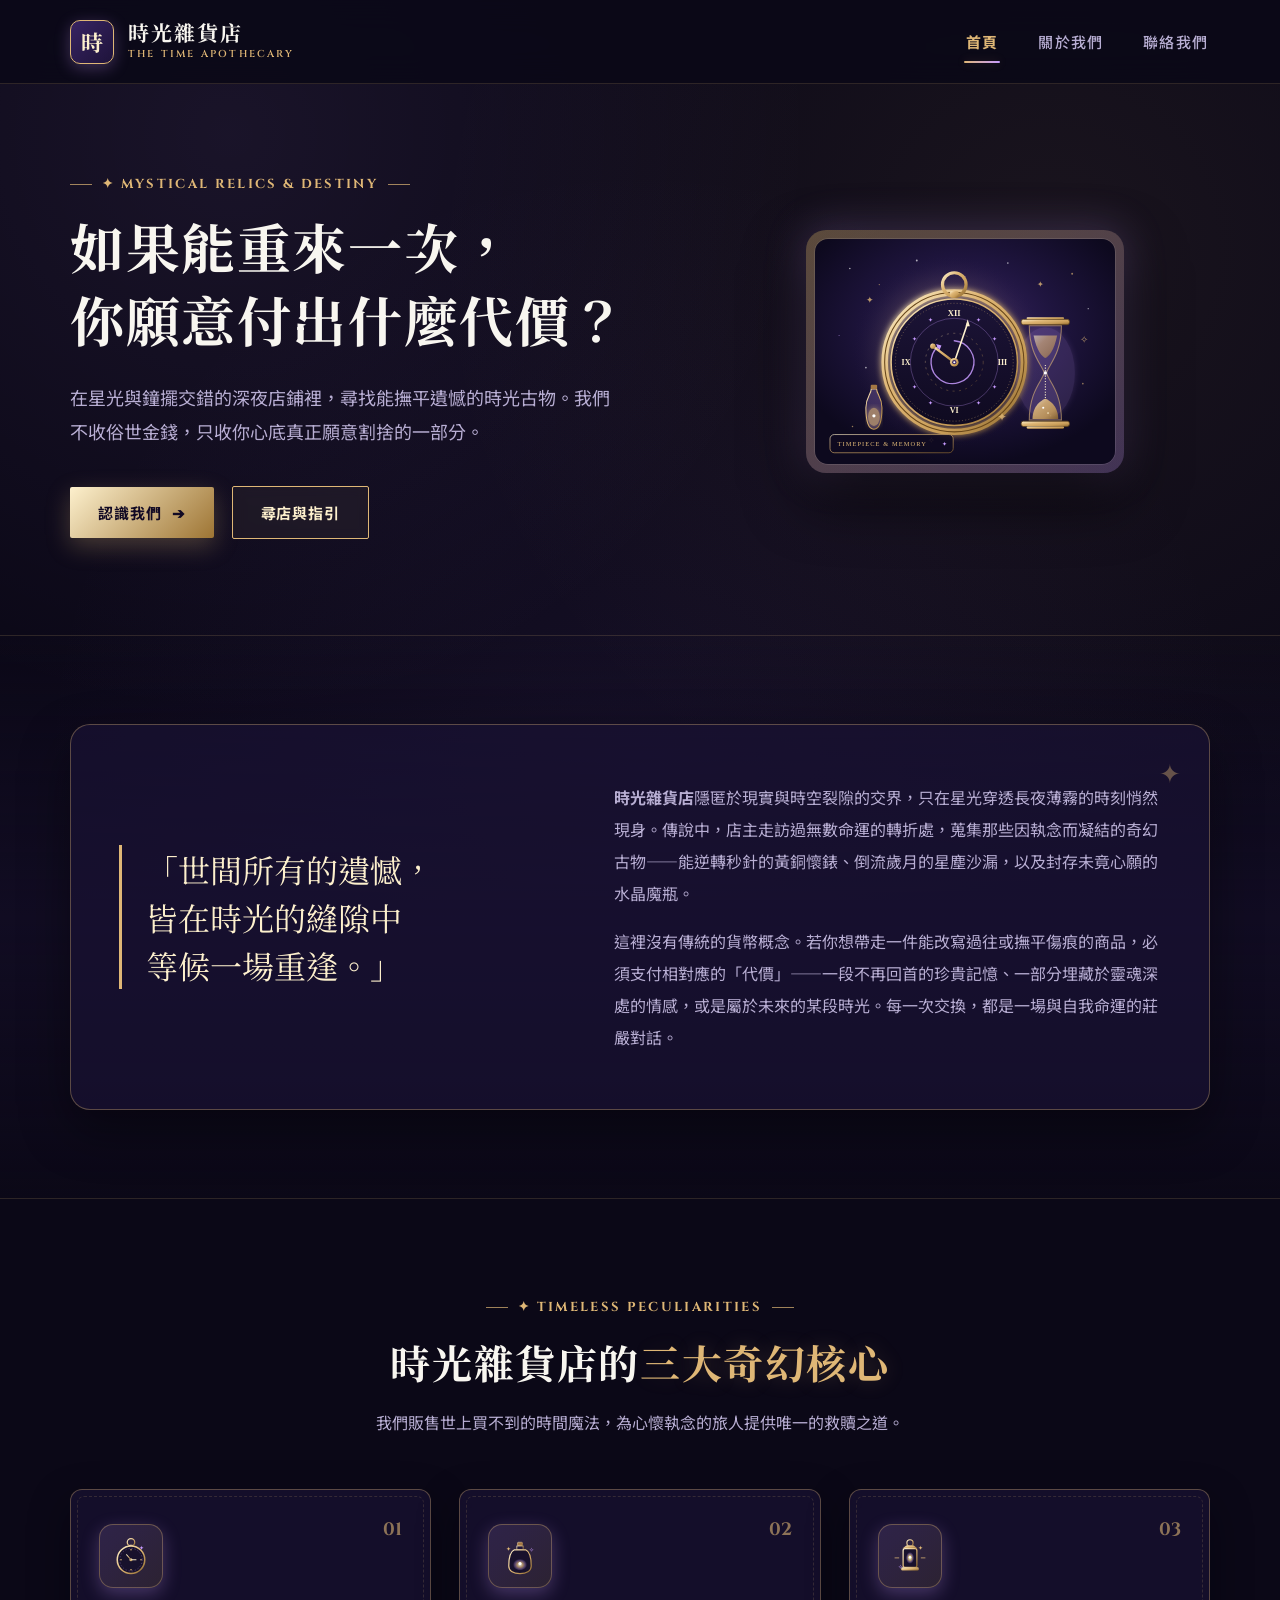
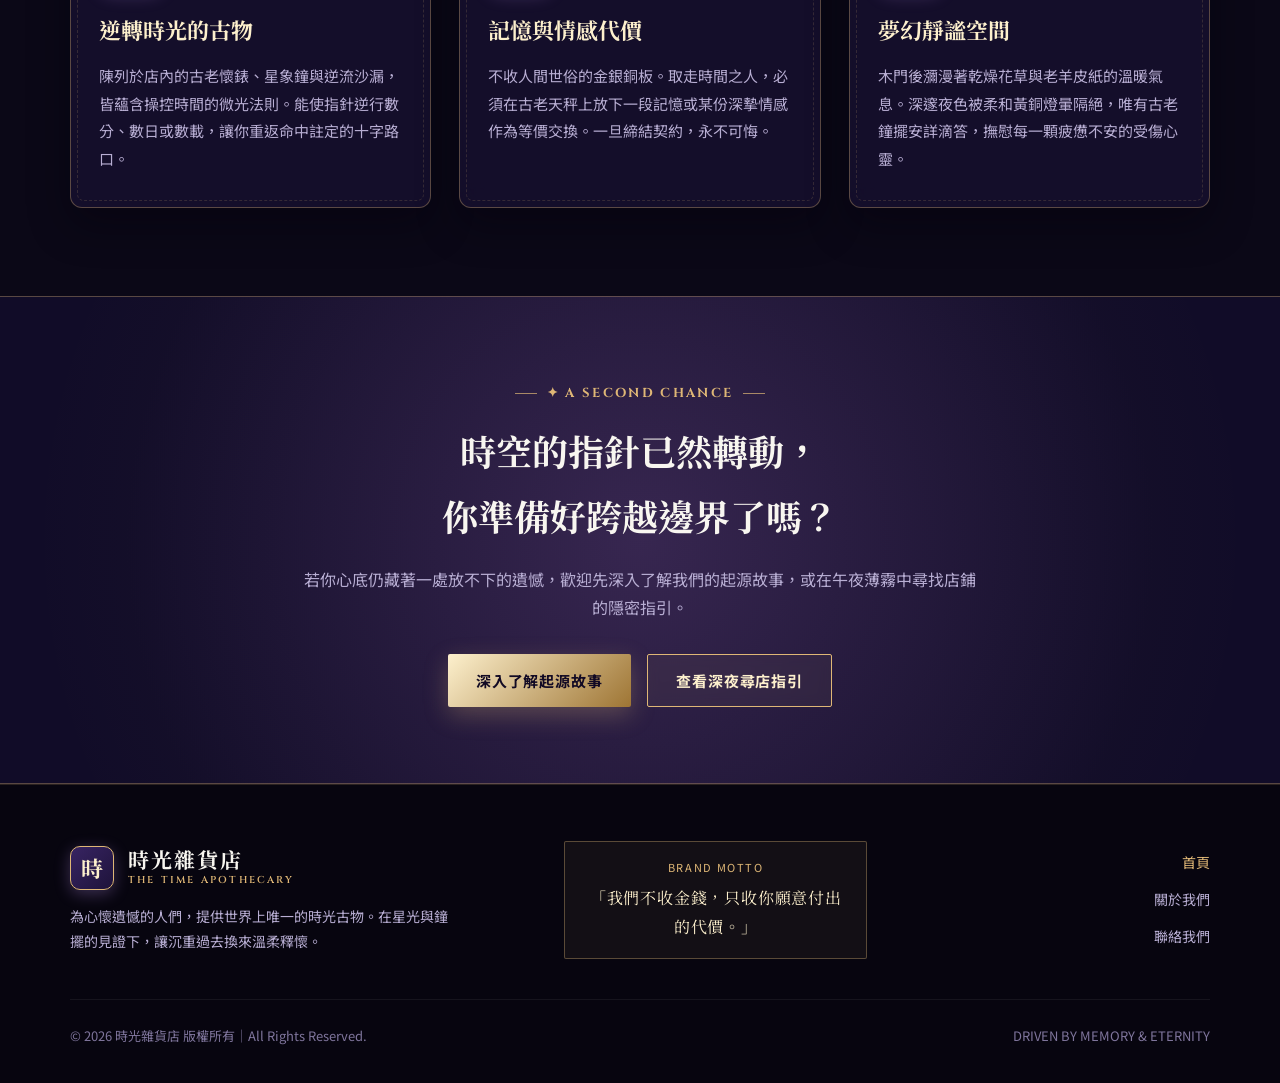
<file: pages/index.html>
<!DOCTYPE html>
<html lang="zh-Hant">
<head>
  <meta charset="UTF-8">
  <meta name="viewport" content="width=device-width, initial-scale=1.0">
  <meta name="description" content="時光雜貨店｜販賣世界上買不到的奇幻古物。店內不收金錢，只收你願意付出的代價——以一段記憶、一部分情感或未來時光，撫平心底最深沉的遺憾。">
  <title>時光雜貨店｜如果能重來一次，你願意付出什麼代價？</title>
  <link rel="preconnect" href="https://fonts.googleapis.com">
  <link rel="preconnect" href="https://fonts.gstatic.com" crossorigin>
  <link href="https://fonts.googleapis.com/css2?family=Cinzel:wght@600;700;800&family=Noto+Sans+TC:wght@400;500;600;700&family=Noto+Serif+TC:wght@600;700;900&display=swap" rel="stylesheet">
  <link rel="stylesheet" href="assets/css/site.css">
  <script src="assets/js/site.js" defer></script>
</head>
<body>
  <!-- 跳至主要內容（無障礙跳躍連結） -->
  <a class="skip-link" href="#mainContent">跳至主要內容</a>

  <!-- 頂部共用導覽列 -->
  <header class="site-header" id="header">
    <div class="container header-inner">
      <a class="brand" href="index.html" aria-label="回到時光雜貨店首頁">
        <div class="brand-badge" aria-hidden="true">時</div>
        <div class="brand-info">
          <span class="brand-name">時光雜貨店</span>
          <span class="brand-en">THE TIME APOTHECARY</span>
        </div>
      </a>

      <!-- 行動版選單開關按鈕 -->
      <button class="menu-toggle" type="button" aria-expanded="false" aria-controls="primary-nav" aria-label="切換選單">
        <span class="bar" aria-hidden="true"></span>
        <span class="bar" aria-hidden="true"></span>
        <span class="bar" aria-hidden="true"></span>
      </button>

      <!-- 主要導覽項目 -->
      <nav class="primary-nav" id="primary-nav" aria-label="主要導覽">
        <a class="nav-link active" href="index.html" aria-current="page">首頁</a>
        <a class="nav-link" href="about.html">關於我們</a>
        <a class="nav-link" href="contact.html">聯絡我們</a>
      </nav>
    </div>
  </header>

  <!-- 主要內容區 -->
  <main id="mainContent">
    <!-- 1. 首頁主視覺 (Hero Section) -->
    <section class="hero" aria-labelledby="heroHeading">
      <div class="container hero-grid">
        <div class="hero-content">
          <p class="eyebrow">✦ MYSTICAL RELICS &amp; DESTINY</p>
          <h1 class="hero-title" id="heroHeading">
            如果能重來一次，<br>
            你願意付出<span class="gold">什麼代價？</span>
          </h1>
          <p class="hero-lead">
            在星光與鐘擺交錯的深夜店鋪裡，尋找能撫平遺憾的時光古物。我們不收俗世金錢，只收你心底真正願意割捨的一部分。
          </p>
          <div class="hero-ctas">
            <a class="btn btn-gold" href="about.html">
              <span>認識我們</span>
              <span aria-hidden="true">➔</span>
            </a>
            <a class="btn btn-outline" href="contact.html">
              <span>尋店與指引</span>
            </a>
          </div>
        </div>

        <div class="hero-media">
          <div class="hero-image-frame">
            <img 
              src="assets/images/hero-timestore.svg" 
              alt="奇幻古董雜貨店中散發微光的逆時懷錶與星光沙漏" 
              width="560" 
              height="420" 
              class="hero-image"
            >
          </div>
        </div>
      </div>
    </section>

    <!-- 2. 品牌簡介區塊 (Brand Introduction) -->
    <section class="intro-section section-pad" aria-labelledby="introHeading">
      <div class="container">
        <div class="intro-box">
          <div class="intro-content">
            <div class="intro-highlight" id="introHeading">
              「世間所有的遺憾，<br>
              皆在時光的縫隙中<br>
              等候一場重逢。」
            </div>
            <div class="intro-text">
              <p>
                <strong>時光雜貨店</strong>隱匿於現實與時空裂隙的交界，只在星光穿透長夜薄霧的時刻悄然現身。傳說中，店主走訪過無數命運的轉折處，蒐集那些因執念而凝結的奇幻古物——能逆轉秒針的黃銅懷錶、倒流歲月的星塵沙漏，以及封存未竟心願的水晶魔瓶。
              </p>
              <p>
                這裡沒有傳統的貨幣概念。若你想帶走一件能改寫過往或撫平傷痕的商品，必須支付相對應的「代價」——一段不再回首的珍貴記憶、一部分埋藏於靈魂深處的情感，或是屬於未來的某段時光。每一次交換，都是一場與自我命運的莊嚴對話。
              </p>
            </div>
          </div>
        </div>
      </div>
    </section>

    <!-- 3. 三項核心特色 (Three Core Features) -->
    <section class="section-pad" aria-labelledby="featuresHeading">
      <div class="container">
        <div class="section-header">
          <p class="eyebrow">✦ TIMELESS PECULIARITIES</p>
          <h2 class="section-title" id="featuresHeading">時光雜貨店的<span class="gold">三大奇幻核心</span></h2>
          <p class="section-desc">我們販售世上買不到的時間魔法，為心懷執念的旅人提供唯一的救贖之道。</p>
        </div>

        <div class="features-grid">
          <!-- 特色 01 -->
          <article class="glass-card feature-card">
            <span class="feature-num" aria-hidden="true">01</span>
            <div class="feature-icon-wrap">
              <img src="assets/images/relic-clock.svg" alt="逆轉時光的古物圖標" width="40" height="40">
            </div>
            <h3 class="feature-title">逆轉時光的古物</h3>
            <p class="feature-desc">
              陳列於店內的古老懷錶、星象鐘與逆流沙漏，皆蘊含操控時間的微光法則。能使指針逆行數分、數日或數載，讓你重返命中註定的十字路口。
            </p>
          </article>

          <!-- 特色 02 -->
          <article class="glass-card feature-card">
            <span class="feature-num" aria-hidden="true">02</span>
            <div class="feature-icon-wrap">
              <img src="assets/images/relic-memory.svg" alt="記憶與情感代價圖標" width="40" height="40">
            </div>
            <h3 class="feature-title">記憶與情感代價</h3>
            <p class="feature-desc">
              不收人間世俗的金銀銅板。取走時間之人，必須在古老天秤上放下一段記憶或某份深摯情感作為等價交換。一旦締結契約，永不可悔。
            </p>
          </article>

          <!-- 特色 03 -->
          <article class="glass-card feature-card">
            <span class="feature-num" aria-hidden="true">03</span>
            <div class="feature-icon-wrap">
              <img src="assets/images/relic-space.svg" alt="夢幻靜謐空間圖標" width="40" height="40">
            </div>
            <h3 class="feature-title">夢幻靜謐空間</h3>
            <p class="feature-desc">
              木門後瀰漫著乾燥花草與老羊皮紙的溫暖氣息。深邃夜色被柔和黃銅燈暈隔絕，唯有古老鐘擺安詳滴答，撫慰每一顆疲憊不安的受傷心靈。
            </p>
          </article>
        </div>
      </div>
    </section>

    <!-- 4. 行動呼籲區塊 (Call To Action) -->
    <section class="cta-band" aria-labelledby="ctaHeading">
      <div class="container cta-inner">
        <p class="eyebrow">✦ A SECOND CHANCE</p>
        <h2 class="cta-title" id="ctaHeading">時空的指針已然轉動，<br>你準備好跨越邊界了嗎？</h2>
        <p class="cta-desc">
          若你心底仍藏著一處放不下的遺憾，歡迎先深入了解我們的起源故事，或在午夜薄霧中尋找店鋪的隱密指引。
        </p>
        <div class="cta-buttons">
          <a class="btn btn-gold" href="about.html">深入了解起源故事</a>
          <a class="btn btn-outline" href="contact.html">查看深夜尋店指引</a>
        </div>
      </div>
    </section>
  </main>

  <!-- 底部共用頁尾 -->
  <footer class="site-footer">
    <div class="container footer-inner">
      <div class="footer-brand">
        <a class="brand" href="index.html" aria-label="回到時光雜貨店首頁">
          <div class="brand-badge" aria-hidden="true">時</div>
          <div class="brand-info">
            <span class="brand-name">時光雜貨店</span>
            <span class="brand-en">THE TIME APOTHECARY</span>
          </div>
        </a>
        <p class="footer-brand-desc">
          為心懷遺憾的人們，提供世界上唯一的時光古物。在星光與鐘擺的見證下，讓沉重過去換來溫柔釋懷。
        </p>
      </div>

      <div class="footer-motto-box">
        <div class="footer-motto-label">BRAND MOTTO</div>
        <div class="footer-motto-text">「我們不收金錢，只收你願意付出的代價。」</div>
      </div>

      <nav class="footer-nav" aria-label="頁尾快速導覽">
        <a href="index.html" class="active" aria-current="page">首頁</a>
        <a href="about.html">關於我們</a>
        <a href="contact.html">聯絡我們</a>
      </nav>
    </div>

    <div class="container footer-bottom">
      <div>© 2026 時光雜貨店 版權所有｜All Rights Reserved.</div>
      <div>DRIVEN BY MEMORY &amp; ETERNITY</div>
    </div>
  </footer>
</body>
</html>
</file>
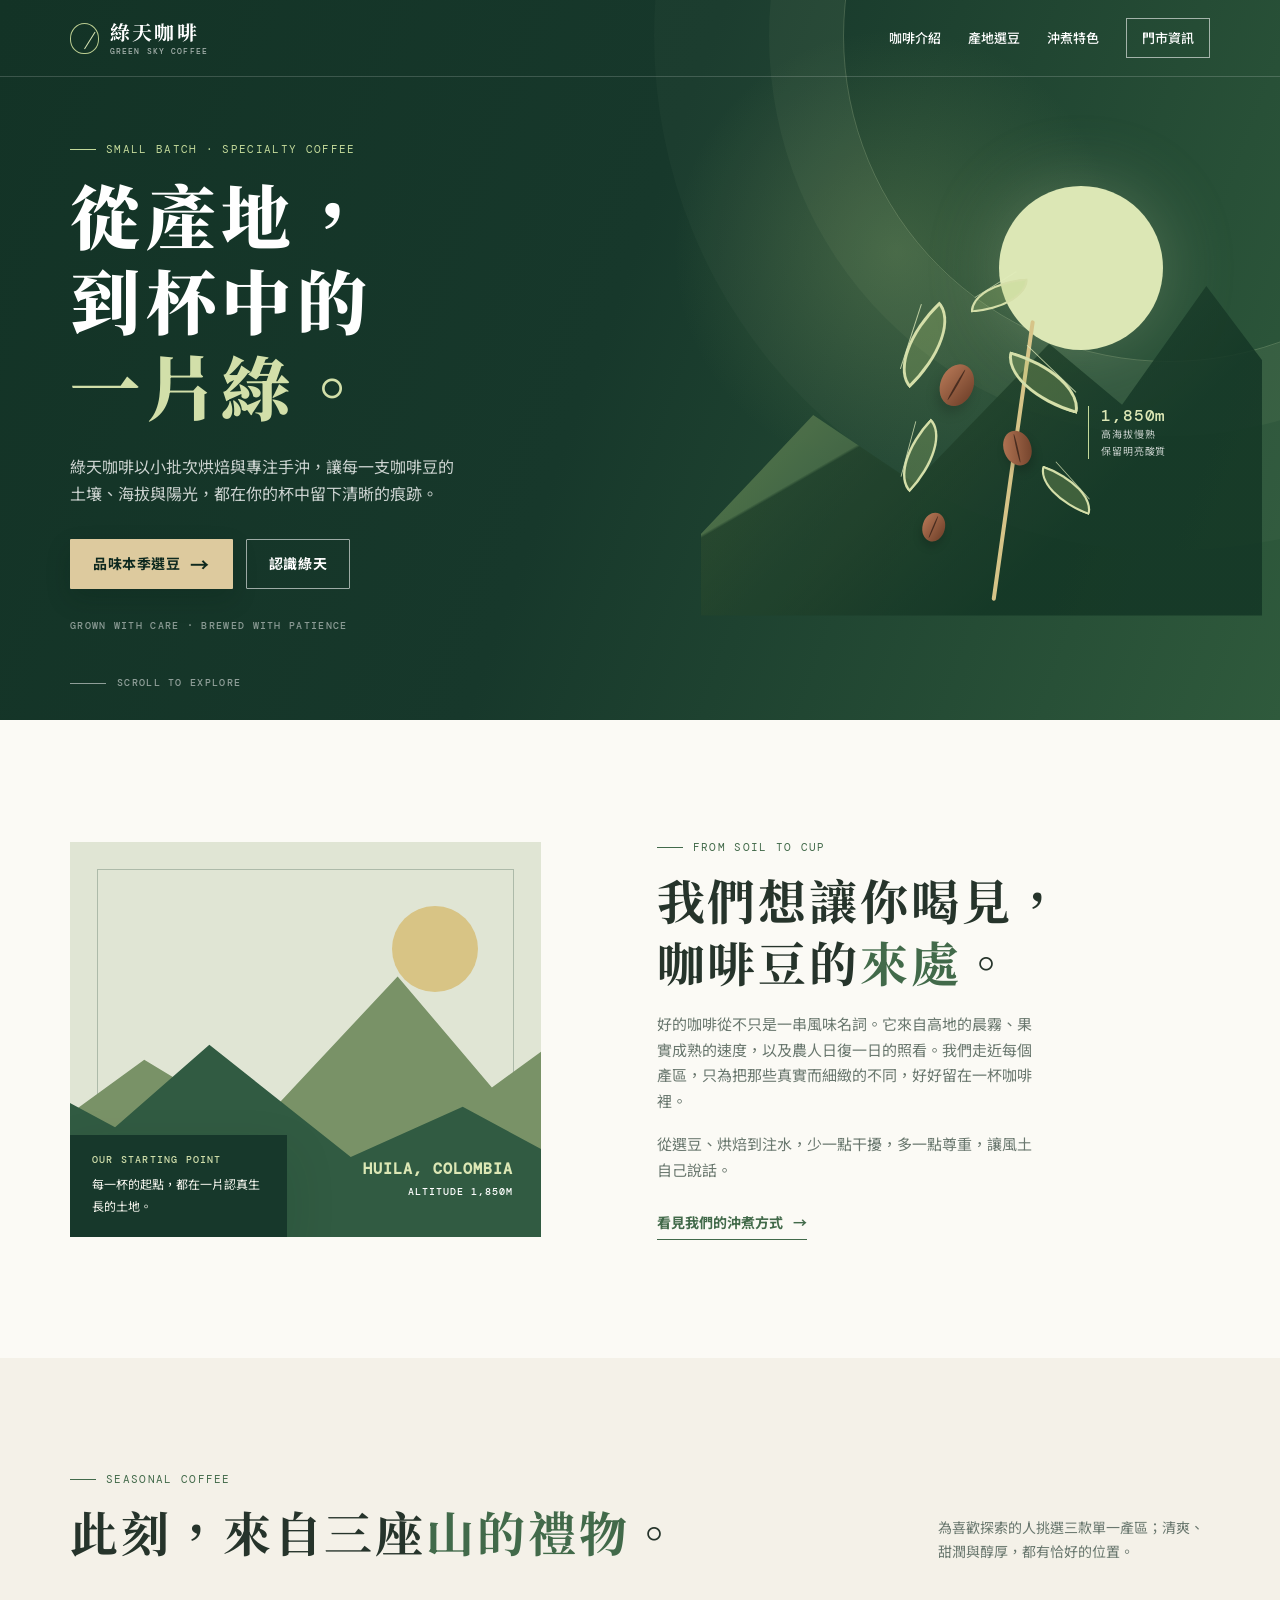
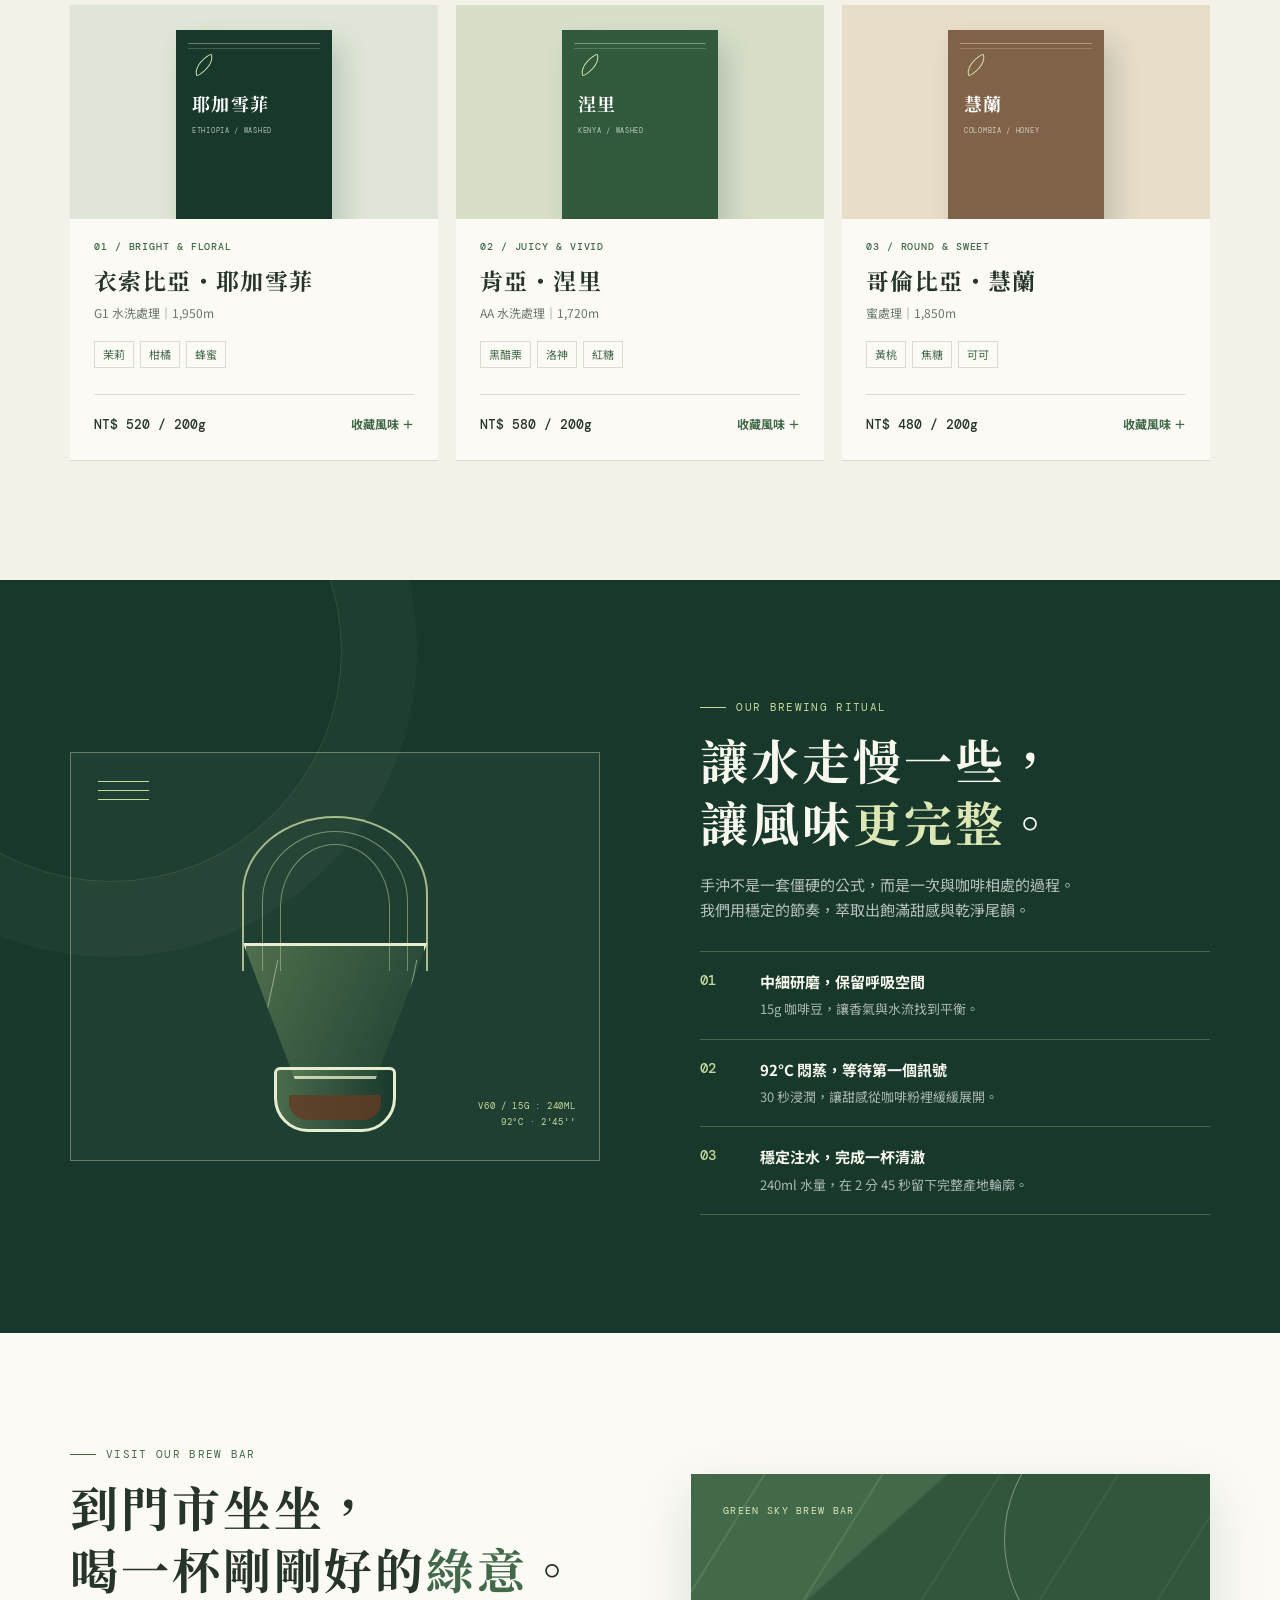
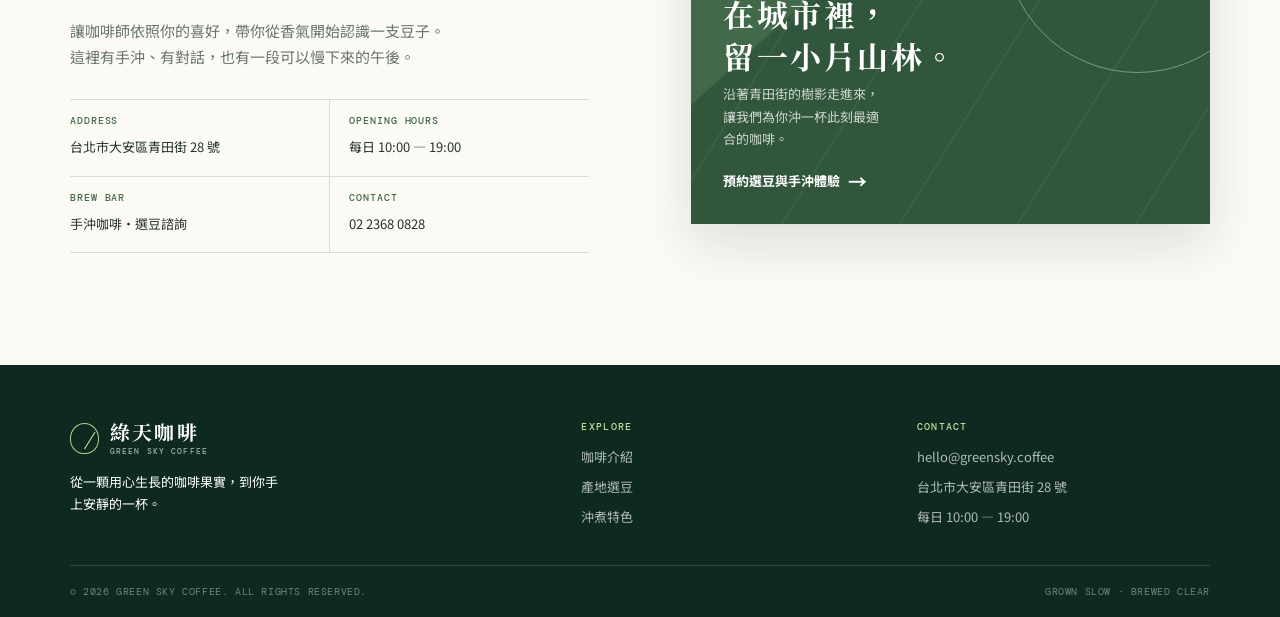
<file: refined/index.html>
<!DOCTYPE html>
<html lang="zh-Hant">
<head>
  <meta charset="UTF-8">
  <meta name="viewport" content="width=device-width, initial-scale=1.0">
  <meta name="description" content="綠天咖啡以小批次烘焙與手沖，讓每一支精品咖啡豆的產地風土清晰抵達杯中。">
  <title>綠天咖啡｜從產地，到杯中的一片綠</title>
  <link rel="preconnect" href="https://fonts.googleapis.com">
  <link rel="preconnect" href="https://fonts.gstatic.com" crossorigin>
  <link href="https://fonts.googleapis.com/css2?family=DM+Mono:wght@400;500&family=Noto+Sans+TC:wght@400;500;600;700&family=Noto+Serif+TC:wght@500;600;700;900&display=swap" rel="stylesheet">
  <style>
    :root {
      --forest: #17382b;
      --deep-forest: #0e291f;
      --moss: #426a4a;
      --leaf: #9aaa72;
      --cream: #f4f1e8;
      --paper: #fbfaf5;
      --oat: #ddca9e;
      --clay: #ad7655;
      --ink: #26342b;
      --muted: #69776e;
      --line: #d9ddd1;
      --shadow: 0 20px 50px rgba(18, 45, 32, .13);
    }

    * { box-sizing: border-box; }
    html { scroll-behavior: smooth; }
    body { margin: 0; background: var(--cream); color: var(--ink); font-family: "Noto Sans TC", sans-serif; line-height: 1.7; -webkit-font-smoothing: antialiased; }
    a { color: inherit; text-decoration: none; }
    button, input { font: inherit; }
    button { cursor: pointer; }
    .container { width: min(1140px, calc(100% - 52px)); margin: 0 auto; }
    .sr-only { position: absolute; width: 1px; height: 1px; overflow: hidden; clip: rect(0,0,0,0); white-space: nowrap; }
    .eyebrow { display: flex; align-items: center; gap: 10px; margin: 0 0 12px; color: var(--moss); font-family: "DM Mono", monospace; font-size: 11px; letter-spacing: .12em; }
    .eyebrow::before { content: ""; width: 26px; height: 1px; background: currentColor; }
    .title { margin: 0; font: 700 clamp(30px, 4vw, 48px)/1.3 "Noto Serif TC", serif; letter-spacing: .06em; }
    .title strong { color: var(--moss); font: inherit; }
    .copy { max-width: 48ch; margin: 18px 0 0; color: var(--muted); font-size: 15px; }
    .button { display: inline-flex; align-items: center; justify-content: center; gap: 10px; min-height: 50px; padding: 12px 22px; border: 1px solid transparent; border-radius: 1px; font-size: 14px; font-weight: 700; letter-spacing: .04em; transition: transform .2s ease, background .2s ease, color .2s ease, border-color .2s ease; }
    .button:hover { transform: translateY(-2px); }
    .button:focus-visible, a:focus-visible, button:focus-visible, input:focus-visible { outline: 3px solid #d3c66b; outline-offset: 3px; }
    .button-main { color: var(--deep-forest); background: var(--oat); box-shadow: 0 10px 24px rgba(7, 27, 18, .18); }
    .button-main:hover { background: #eddaac; }
    .button-light { border-color: rgba(255,255,255,.58); color: #fff; }
    .button-light:hover { background: rgba(255,255,255,.12); }
    .icon-arrow { font-size: 19px; line-height: 1; }

    /* Header */
    .header { position: absolute; z-index: 10; width: 100%; color: #fff; border-bottom: 1px solid rgba(255,255,255,.17); }
    .nav { display: flex; min-height: 76px; align-items: center; justify-content: space-between; }
    .brand { display: flex; align-items: center; gap: 11px; font: 700 20px/1 "Noto Serif TC", serif; letter-spacing: .11em; }
    .brand-symbol { position: relative; width: 29px; height: 31px; border: 1px solid #bbcd91; border-radius: 50% 50% 47% 47%; color: #d9e5b6; }
    .brand-symbol::before { content: ""; position: absolute; top: 5px; left: 13px; width: 1px; height: 20px; background: #d9e5b6; transform: rotate(32deg); transform-origin: bottom; }
    .brand small { display: block; margin-top: 5px; color: rgba(255,255,255,.63); font: 500 8px/1 "DM Mono", monospace; letter-spacing: .14em; }
    .nav-links { display: flex; align-items: center; gap: 27px; font-size: 13px; font-weight: 500; }
    .nav-links a { position: relative; padding: 6px 0; }
    .nav-links a:not(.nav-book)::after { content: ""; position: absolute; right: 0; bottom: 0; left: 0; height: 1px; background: var(--leaf); transform: scaleX(0); transform-origin: right; transition: transform .2s; }
    .nav-links a:not(.nav-book):hover::after { transform: scaleX(1); transform-origin: left; }
    .nav-book { padding: 8px 15px !important; border: 1px solid rgba(255,255,255,.58); }
    .nav-book:hover { color: var(--forest); background: #fff; }
    .menu-button { display: none; width: 40px; height: 40px; border: 0; color: #fff; background: transparent; font-size: 23px; }

    /* Hero */
    .hero { position: relative; min-height: 720px; overflow: hidden; color: #fff; background: var(--forest); }
    .hero::before { content: ""; position: absolute; inset: 0; background: radial-gradient(circle at 70% 35%, rgba(141,170,103,.28), transparent 22%), linear-gradient(110deg, #133326 0%, #17382b 47%, #2f5a3c 100%); }
    .hero::after { content: ""; position: absolute; top: -290px; right: -215px; width: 650px; height: 650px; border: 1px solid rgba(223,235,186,.22); border-radius: 50%; box-shadow: 0 0 0 74px rgba(223,235,186,.045), 0 0 0 189px rgba(223,235,186,.025); }
    .hero-grid { position: relative; z-index: 1; display: grid; grid-template-columns: 1.05fr .95fr; gap: 35px; align-items: center; min-height: 720px; padding: 126px 0 72px; }
    .hero .eyebrow { color: #c3d99a; }
    .hero h1 { max-width: 12ch; margin: 0; font: 900 clamp(43px, 5.5vw, 70px)/1.22 "Noto Serif TC", serif; letter-spacing: .08em; }
    .hero h1 em { color: #d2dfa9; font-style: normal; }
    .hero-lede { max-width: 43ch; margin: 26px 0 31px; color: rgba(255,255,255,.78); font-size: 16px; }
    .hero-actions { display: flex; flex-wrap: wrap; gap: 13px; }
    .hero-signature { margin: 29px 0 0; color: rgba(255,255,255,.5); font: 500 10px/1.6 "DM Mono", monospace; letter-spacing: .13em; }
    .hero-visual { position: relative; height: 453px; }
    .sun-disc { position: absolute; top: 25px; right: 9%; width: 164px; height: 164px; border-radius: 50%; background: #dce7b5; box-shadow: 0 0 72px rgba(220,231,181,.25); }
    .hill { position: absolute; right: -10%; bottom: -2px; width: 107%; height: 75%; clip-path: polygon(0 76%, 20% 41%, 38% 61%, 62% 20%, 75% 38%, 90% 3%, 100% 25%, 100% 100%, 0 100%); background: linear-gradient(136deg, #72905c, #244c36 69%); opacity: .88; }
    .hill::after { content: ""; position: absolute; inset: 0; background: linear-gradient(150deg, transparent 39%, rgba(8,38,25,.55) 39.5% 100%); }
    .coffee-plant { position: absolute; z-index: 2; right: 19%; bottom: 13px; width: 255px; height: 330px; transform: rotate(-4deg); }
    .stem { position: absolute; bottom: 0; left: 125px; width: 4px; height: 283px; border-radius: 4px; background: #d6c488; transform: rotate(12deg); transform-origin: bottom; }
    .leaf { position: absolute; width: 82px; height: 42px; border: 3px solid #d5dfa9; border-radius: 100% 0 100% 0; background: rgba(173,202,117,.26); }
    .leaf::after { content: ""; position: absolute; top: 50%; left: 4px; width: 68px; height: 1px; background: rgba(226,237,189,.78); transform: rotate(-28deg); transform-origin: left; }
    .leaf-a { top: 49px; left: 35px; transform: rotate(-40deg); }
    .leaf-b { top: 95px; right: 22px; transform: rotate(20deg) scaleX(-1); }
    .leaf-c { top: 159px; left: 23px; transform: rotate(-43deg) scale(.84); }
    .leaf-d { top: 204px; right: 7px; transform: rotate(24deg) scaleX(-1) scale(.74); }
    .leaf-e { top: 5px; right: 60px; transform: rotate(0deg) scale(.72); }
    .bean { position: absolute; z-index: 3; width: 33px; height: 43px; border-radius: 50%; background: linear-gradient(110deg, #b87957, #6d3e28); box-shadow: 0 8px 12px rgba(0,0,0,.17); }
    .bean::before { content: ""; position: absolute; top: 4px; bottom: 4px; left: 15px; width: 2px; border-radius: 50%; background: rgba(45,26,19,.72); transform: rotate(8deg); }
    .bean-1 { top: 91px; left: 89px; transform: rotate(26deg); }
    .bean-2 { top: 158px; right: 77px; transform: rotate(-17deg) scale(.83); }
    .bean-3 { top: 231px; left: 56px; transform: rotate(19deg) scale(.68); }
    .origin-tag { position: absolute; z-index: 3; top: 52%; right: -2%; width: 132px; padding-left: 12px; border-left: 1px solid #c3d99a; color: rgba(255,255,255,.76); font-size: 10px; line-height: 1.7; letter-spacing: .08em; }
    .origin-tag b { display: block; color: #dce7b5; font: 500 16px/1.2 "DM Mono", monospace; }
    .scroll-hint { position: absolute; bottom: 22px; left: max(26px, calc((100% - 1140px) / 2)); z-index: 2; display: flex; gap: 11px; align-items: center; color: rgba(255,255,255,.52); font: 500 10px/1 "DM Mono", monospace; letter-spacing: .13em; }
    .scroll-hint::before { content: ""; width: 36px; height: 1px; background: currentColor; }

    /* Story */
    .story { padding: 118px 0; background: var(--paper); }
    .story-grid { display: grid; grid-template-columns: .92fr 1.08fr; gap: clamp(46px, 9vw, 120px); align-items: center; }
    .origin-window { position: relative; min-height: 395px; overflow: hidden; background: #e0e5d4; }
    .origin-window::before { content: ""; position: absolute; inset: 27px; border: 1px solid rgba(23,56,43,.25); }
    .origin-sun { position: absolute; top: 64px; right: 63px; width: 86px; height: 86px; border-radius: 50%; background: #d8c485; }
    .origin-hill-one, .origin-hill-two { position: absolute; right: -12%; bottom: -2%; left: -13%; clip-path: polygon(0 72%, 23% 40%, 42% 62%, 66% 13%, 82% 49%, 100% 24%, 100% 100%, 0 100%); }
    .origin-hill-one { height: 78%; background: #799267; }
    .origin-hill-two { height: 58%; background: #315b42; transform: scaleX(-1); }
    .origin-label { position: absolute; z-index: 2; right: 28px; bottom: 27px; color: #fff; font: 500 10px/1.7 "DM Mono", monospace; letter-spacing: .1em; text-align: right; }
    .origin-label b { display: block; color: #dce7b5; font-size: 15px; }
    .story-note { position: absolute; z-index: 3; bottom: 0; left: 0; width: 217px; padding: 20px 22px; color: #f9f8f1; background: var(--forest); box-shadow: var(--shadow); }
    .story-note b { display: block; margin-bottom: 8px; color: #cfddaa; font: 500 10px/1 "DM Mono", monospace; letter-spacing: .12em; }
    .story-note p { margin: 0; font-size: 12px; line-height: 1.8; }
    .story-link { display: inline-flex; gap: 10px; margin-top: 29px; padding-bottom: 4px; border-bottom: 1px solid var(--moss); color: var(--moss); font-size: 14px; font-weight: 700; }

    /* Selection */
    .selection { padding: 112px 0 120px; background: var(--cream); }
    .section-head { display: flex; align-items: end; justify-content: space-between; gap: 30px; margin-bottom: 42px; }
    .section-head .copy { max-width: 34ch; margin: 0; font-size: 14px; }
    .coffee-grid { display: grid; grid-template-columns: repeat(3, 1fr); gap: 18px; }
    .coffee-card { display: flex; flex-direction: column; min-height: 455px; background: var(--paper); box-shadow: 0 1px 0 var(--line); transition: transform .25s ease, box-shadow .25s ease; }
    .coffee-card:hover { transform: translateY(-6px); box-shadow: var(--shadow); }
    .bag-visual { position: relative; height: 214px; overflow: hidden; background: #dfe6d7; }
    .coffee-card:nth-child(2) .bag-visual { background: #d7dfca; }
    .coffee-card:nth-child(3) .bag-visual { background: #e7ddc9; }
    .bag { position: absolute; right: 50%; bottom: -10px; width: 156px; height: 199px; padding: 28px 16px; color: #fff; background: var(--forest); box-shadow: 10px 14px 25px rgba(20,50,36,.17); transform: translateX(50%); }
    .coffee-card:nth-child(2) .bag { background: #315a3d; }
    .coffee-card:nth-child(3) .bag { background: #806248; }
    .bag::before { content: ""; position: absolute; top: 13px; right: 12px; left: 12px; height: 1px; background: rgba(255,255,255,.35); box-shadow: 0 5px 0 rgba(255,255,255,.18); }
    .bag .mini-leaf { display: block; width: 24px; height: 14px; margin-bottom: 19px; border: 1px solid #dce7b5; border-radius: 100% 0; transform: rotate(-28deg); }
    .bag .bag-name { position: relative; z-index: 1; font: 700 18px/1.3 "Noto Serif TC", serif; letter-spacing: .07em; }
    .bag .bag-origin { display: block; margin-top: 7px; color: rgba(255,255,255,.65); font: 400 7px/1.4 "DM Mono", monospace; letter-spacing: .1em; }
    .card-body { display: flex; flex: 1; flex-direction: column; padding: 23px 24px 22px; }
    .card-index { color: var(--moss); font: 500 10px/1 "DM Mono", monospace; letter-spacing: .09em; }
    .card-body h3 { margin: 13px 0 5px; font: 700 23px/1.4 "Noto Serif TC", serif; letter-spacing: .06em; }
    .card-origin { margin: 0; color: var(--muted); font-size: 12px; }
    .flavour { display: flex; flex-wrap: wrap; gap: 6px; margin: 18px 0 auto; }
    .flavour span { padding: 3px 8px; border: 1px solid var(--line); color: var(--moss); font-size: 11px; }
    .card-footer { display: flex; align-items: center; justify-content: space-between; gap: 12px; margin-top: 20px; padding-top: 15px; border-top: 1px solid var(--line); }
    .price { font: 500 13px/1 "DM Mono", monospace; }
    .save-button { padding: 4px 0; border: 0; color: var(--moss); background: transparent; font-size: 12px; font-weight: 700; }
    .save-button:hover { color: var(--clay); }

    /* Brew */
    .brew { position: relative; overflow: hidden; padding: 118px 0; color: #f8f8ef; background: var(--forest); }
    .brew::before { content: ""; position: absolute; top: -160px; left: -120px; width: 460px; height: 460px; border: 1px solid rgba(211,227,166,.14); border-radius: 50%; box-shadow: 0 0 0 75px rgba(211,227,166,.035); }
    .brew-grid { position: relative; z-index: 1; display: grid; grid-template-columns: 1.02fr .98fr; gap: clamp(45px, 8vw, 100px); align-items: center; }
    .brew .eyebrow { color: #c6d99c; }
    .brew .title strong { color: #dce7b5; }
    .brew .copy { color: rgba(255,255,255,.69); }
    .brew-drawing { position: relative; min-height: 409px; border: 1px solid rgba(220,231,181,.38); background: rgba(255,255,255,.035); }
    .brew-drawing::before { content: ""; position: absolute; top: 28px; left: 27px; width: 51px; height: 1px; background: #c6d99c; box-shadow: 0 9px 0 #c6d99c, 0 18px 0 #c6d99c; }
    .water-lines { position: absolute; top: 63px; left: 50%; width: 186px; height: 155px; border: 2px solid rgba(210,228,174,.75); border-bottom: 0; border-radius: 50% 50% 0 0; transform: translateX(-50%); }
    .water-lines::before, .water-lines::after { content: ""; position: absolute; top: 13px; right: 18px; bottom: 0; left: 18px; border: 1px solid rgba(210,228,174,.48); border-bottom: 0; border-radius: 50% 50% 0 0; }
    .water-lines::after { top: 26px; right: 36px; left: 36px; }
    .dripper { position: absolute; bottom: 81px; left: 50%; width: 184px; height: 136px; border: 3px solid #e6edd0; background: linear-gradient(115deg, rgba(173,203,129,.34), rgba(30,74,48,.14)); clip-path: polygon(0 0,100% 0,72% 100%,28% 100%); transform: translateX(-50%); }
    .dripper::before { content: ""; position: absolute; top: 14px; right: 19px; bottom: 0; left: 19px; border-left: 1px solid rgba(230,237,208,.5); border-right: 1px solid rgba(230,237,208,.5); transform: skewX(-12deg); }
    .server { position: absolute; bottom: 28px; left: 50%; width: 122px; height: 65px; border: 3px solid #e6edd0; border-radius: 6px 6px 34px 34px; background: linear-gradient(90deg, rgba(160,192,130,.34), rgba(9,41,27,.24)); transform: translateX(-50%); }
    .server::after { content: ""; position: absolute; right: 12px; bottom: 9px; left: 12px; height: 25px; border-radius: 2px 2px 18px 18px; background: rgba(100,59,35,.8); }
    .brew-caption { position: absolute; right: 24px; bottom: 21px; color: #c6d99c; font: 400 9px/1.8 "DM Mono", monospace; letter-spacing: .08em; text-align: right; }
    .method-list { display: grid; gap: 0; margin: 28px 0 0; padding: 0; list-style: none; }
    .method-list li { display: grid; grid-template-columns: 45px 1fr; gap: 15px; padding: 17px 0; border-top: 1px solid rgba(220,231,181,.25); }
    .method-list li:last-child { border-bottom: 1px solid rgba(220,231,181,.25); }
    .method-no { color: #c6d99c; font: 500 14px/1.7 "DM Mono", monospace; }
    .method-text b { display: block; font-size: 15px; }
    .method-text span { color: rgba(255,255,255,.64); font-size: 13px; }

    /* Visit */
    .visit { padding: 112px 0; background: var(--paper); }
    .visit-grid { display: grid; grid-template-columns: 1fr 1fr; gap: clamp(42px, 8vw, 105px); align-items: center; }
    .store-card { position: relative; min-height: 350px; overflow: hidden; color: #fff; background: var(--moss); box-shadow: var(--shadow); }
    .store-card::before { content: ""; position: absolute; inset: 0; opacity: .68; background: linear-gradient(138deg, transparent 28%, rgba(11,45,30,.46) 28.5% 100%), repeating-linear-gradient(122deg, transparent 0 61px, rgba(224,235,195,.18) 62px 63px, transparent 64px 100px); }
    .store-card::after { content: ""; position: absolute; top: -68px; right: -61px; width: 265px; height: 265px; border: 1px solid rgba(227,237,203,.44); border-radius: 50%; }
    .store-inner { position: relative; z-index: 1; display: flex; min-height: 350px; flex-direction: column; padding: 32px; }
    .store-kicker { margin: 0; color: #dce7b5; font: 400 10px/1 "DM Mono", monospace; letter-spacing: .13em; }
    .store-inner h3 { margin: auto 0 7px; font: 700 31px/1.35 "Noto Serif TC", serif; letter-spacing: .08em; }
    .store-inner p:not(.store-kicker) { max-width: 23ch; margin: 0; color: rgba(255,255,255,.76); font-size: 13px; }
    .store-link { display: inline-flex; align-items: center; gap: 8px; margin-top: 20px; color: #fff; font-size: 13px; font-weight: 700; }
    .details { display: grid; grid-template-columns: repeat(2, 1fr); gap: 0; margin: 30px 0 0; }
    .detail { padding: 16px 0; border-top: 1px solid var(--line); }
    .detail:nth-last-child(-n+2) { border-bottom: 1px solid var(--line); }
    .detail:nth-child(odd) { padding-right: 19px; }
    .detail:nth-child(even) { padding-left: 19px; border-left: 1px solid var(--line); }
    .detail b { display: block; margin-bottom: 6px; color: var(--moss); font: 500 10px/1 "DM Mono", monospace; letter-spacing: .09em; }
    .detail span { font-size: 13px; }

    /* Footer and small UI */
    footer { color: rgba(255,255,255,.68); background: var(--deep-forest); }
    .footer-grid { display: grid; grid-template-columns: 1.6fr 1fr 1fr; gap: 42px; padding: 57px 0 37px; }
    .footer-brand { color: #fff; }
    .footer-brand p { max-width: 30ch; margin: 16px 0 0; font-size: 13px; }
    .footer-heading { margin: 0 0 14px; color: #c6d99c; font: 500 10px/1 "DM Mono", monospace; letter-spacing: .13em; }
    .footer-list { margin: 0; padding: 0; list-style: none; font-size: 13px; }
    .footer-list li + li { margin-top: 8px; }
    .footer-list a:hover { color: #fff; }
    .footer-bottom { display: flex; justify-content: space-between; gap: 20px; padding: 18px 0; border-top: 1px solid rgba(255,255,255,.13); color: rgba(255,255,255,.42); font: 400 10px/1.5 "DM Mono", monospace; letter-spacing: .06em; }
    .toast { position: fixed; right: 22px; bottom: 22px; z-index: 30; max-width: min(340px, calc(100% - 44px)); padding: 13px 17px; border-left: 3px solid var(--oat); color: #fff; background: var(--deep-forest); box-shadow: var(--shadow); font-size: 13px; opacity: 0; pointer-events: none; transform: translateY(12px); transition: opacity .23s ease, transform .23s ease; }
    .toast.show { opacity: 1; transform: translateY(0); }
    .reveal { opacity: 0; transform: translateY(18px); transition: opacity .65s ease, transform .65s ease; }
    .reveal.in { opacity: 1; transform: translateY(0); }

    @media (max-width: 840px) {
      .nav { min-height: 68px; }
      .menu-button { display: block; }
      .nav-links { position: absolute; top: 68px; right: 0; left: 0; display: grid; gap: 0; max-height: 0; overflow: hidden; background: #112f23; transition: max-height .28s ease; }
      .nav-links.open { max-height: 300px; border-top: 1px solid rgba(255,255,255,.14); }
      .nav-links a { padding: 13px 26px; border-bottom: 1px solid rgba(255,255,255,.1); }
      .nav-links .nav-book { margin: 10px 26px; text-align: center; }
      .hero, .hero-grid { min-height: 725px; }
      .hero-grid { grid-template-columns: 1fr; padding-top: 110px; }
      .hero-visual { height: 280px; margin-top: -40px; }
      .sun-disc { top: 8px; right: 14%; width: 118px; height: 118px; }
      .hill { width: 86%; height: 97%; }
      .coffee-plant { right: 16%; bottom: -24px; transform: scale(.75) rotate(-4deg); transform-origin: bottom right; }
      .origin-tag { top: 45%; right: 1%; }
      .story-grid, .brew-grid, .visit-grid { grid-template-columns: 1fr; }
      .origin-window { max-width: 560px; width: 100%; }
      .coffee-grid { grid-template-columns: repeat(2, 1fr); }
      .coffee-card:last-child { grid-column: span 2; }
      .footer-grid { grid-template-columns: 1.4fr 1fr; }
      .footer-brand { grid-column: span 2; }
    }

    @media (max-width: 570px) {
      .container { width: min(100% - 34px, 1140px); }
      .hero, .hero-grid { min-height: 680px; }
      .hero-grid { padding-top: 99px; padding-bottom: 44px; }
      .hero h1 { font-size: 40px; }
      .hero-lede { margin: 19px 0 23px; font-size: 14px; }
      .hero-visual { height: 238px; }
      .origin-tag { display: none; }
      .scroll-hint { bottom: 12px; left: 17px; }
      .story, .selection, .brew, .visit { padding: 76px 0; }
      .origin-window { min-height: 335px; }
      .story-note { width: 190px; padding: 16px; }
      .section-head { display: block; }
      .section-head .copy { margin-top: 15px; }
      .coffee-grid { grid-template-columns: 1fr; }
      .coffee-card:last-child { grid-column: auto; }
      .brew-drawing { min-height: 325px; }
      .water-lines { transform: translateX(-50%) scale(.82); transform-origin: top; }
      .dripper { transform: translateX(-50%) scale(.8); transform-origin: bottom; }
      .server { transform: translateX(-50%) scale(.8); transform-origin: bottom; }
      .details { grid-template-columns: 1fr; }
      .detail, .detail:nth-last-child(-n+2) { border-bottom: 0; }
      .detail:first-child { border-top: 1px solid var(--line); }
      .detail:last-child { border-bottom: 1px solid var(--line); }
      .detail:nth-child(even) { padding-left: 0; border-left: 0; }
      .footer-grid { grid-template-columns: 1fr; gap: 30px; }
      .footer-brand { grid-column: auto; }
      .footer-bottom { display: block; }
      .footer-bottom span + span { display: block; margin-top: 6px; }
    }

    @media (prefers-reduced-motion: reduce) {
      html { scroll-behavior: auto; }
      *, *::before, *::after { transition-duration: .01ms !important; animation-duration: .01ms !important; }
      .reveal { opacity: 1; transform: none; }
    }
  </style>
</head>
<body>
  <header class="header" id="top">
    <nav class="nav container" aria-label="主要導覽">
      <a class="brand" href="#top" aria-label="回到綠天咖啡首頁"><span class="brand-symbol" aria-hidden="true"></span><span>綠天咖啡<small>GREEN SKY COFFEE</small></span></a>
      <button class="menu-button" type="button" aria-label="開啟導覽選單" aria-expanded="false" aria-controls="navLinks">☰</button>
      <div class="nav-links" id="navLinks">
        <a href="#story">咖啡介紹</a>
        <a href="#selection">產地選豆</a>
        <a href="#brew">沖煮特色</a>
        <a class="nav-book" href="#visit">門市資訊</a>
      </div>
    </nav>
  </header>

  <main>
    <section class="hero" aria-labelledby="heroTitle">
      <div class="hero-grid container">
        <div class="reveal">
          <p class="eyebrow">SMALL BATCH · SPECIALTY COFFEE</p>
          <h1 id="heroTitle">從產地，<br>到杯中的<br><em>一片綠。</em></h1>
          <p class="hero-lede">綠天咖啡以小批次烘焙與專注手沖，讓每一支咖啡豆的土壤、海拔與陽光，都在你的杯中留下清晰的痕跡。</p>
          <div class="hero-actions"><a class="button button-main" href="#selection">品味本季選豆 <span class="icon-arrow">→</span></a><a class="button button-light" href="#story">認識綠天</a></div>
          <p class="hero-signature">GROWN WITH CARE · BREWED WITH PATIENCE</p>
        </div>
        <div class="hero-visual" aria-hidden="true">
          <div class="sun-disc"></div><div class="hill"></div>
          <div class="coffee-plant"><span class="stem"></span><span class="leaf leaf-a"></span><span class="leaf leaf-b"></span><span class="leaf leaf-c"></span><span class="leaf leaf-d"></span><span class="leaf leaf-e"></span><span class="bean bean-1"></span><span class="bean bean-2"></span><span class="bean bean-3"></span></div>
          <p class="origin-tag"><b>1,850m</b>高海拔慢熟<br>保留明亮酸質</p>
        </div>
      </div>
      <p class="scroll-hint">SCROLL TO EXPLORE</p>
    </section>

    <section class="story" id="story" aria-labelledby="storyTitle">
      <div class="story-grid container">
        <div class="origin-window reveal" aria-hidden="true"><div class="origin-sun"></div><div class="origin-hill-one"></div><div class="origin-hill-two"></div><p class="origin-label"><b>HUILA, COLOMBIA</b>ALTITUDE 1,850M</p><div class="story-note"><b>OUR STARTING POINT</b><p>每一杯的起點，都在一片認真生長的土地。</p></div></div>
        <div class="reveal">
          <p class="eyebrow">FROM SOIL TO CUP</p>
          <h2 class="title" id="storyTitle">我們想讓你喝見，<br>咖啡豆的<strong>來處</strong>。</h2>
          <p class="copy">好的咖啡從不只是一串風味名詞。它來自高地的晨霧、果實成熟的速度，以及農人日復一日的照看。我們走近每個產區，只為把那些真實而細緻的不同，好好留在一杯咖啡裡。</p>
          <p class="copy">從選豆、烘焙到注水，少一點干擾，多一點尊重，讓風土自己說話。</p>
          <a class="story-link" href="#brew">看見我們的沖煮方式 <span>→</span></a>
        </div>
      </div>
    </section>

    <section class="selection" id="selection" aria-labelledby="selectionTitle">
      <div class="container">
        <div class="section-head reveal"><div><p class="eyebrow">SEASONAL COFFEE</p><h2 class="title" id="selectionTitle">此刻，來自三座<strong>山的禮物</strong>。</h2></div><p class="copy">為喜歡探索的人挑選三款單一產區；清爽、甜潤與醇厚，都有恰好的位置。</p></div>
        <div class="coffee-grid">
          <article class="coffee-card reveal">
            <div class="bag-visual" aria-hidden="true"><div class="bag"><span class="mini-leaf"></span><b class="bag-name">耶加雪菲</b><span class="bag-origin">ETHIOPIA / WASHED</span></div></div>
            <div class="card-body"><span class="card-index">01 / BRIGHT &amp; FLORAL</span><h3>衣索比亞・耶加雪菲</h3><p class="card-origin">G1 水洗處理｜1,950m</p><div class="flavour"><span>茉莉</span><span>柑橘</span><span>蜂蜜</span></div><div class="card-footer"><span class="price">NT$ 520 / 200g</span><button class="save-button" type="button" data-coffee="衣索比亞・耶加雪菲">收藏風味 ＋</button></div></div>
          </article>
          <article class="coffee-card reveal">
            <div class="bag-visual" aria-hidden="true"><div class="bag"><span class="mini-leaf"></span><b class="bag-name">涅里</b><span class="bag-origin">KENYA / WASHED</span></div></div>
            <div class="card-body"><span class="card-index">02 / JUICY &amp; VIVID</span><h3>肯亞・涅里</h3><p class="card-origin">AA 水洗處理｜1,720m</p><div class="flavour"><span>黑醋栗</span><span>洛神</span><span>紅糖</span></div><div class="card-footer"><span class="price">NT$ 580 / 200g</span><button class="save-button" type="button" data-coffee="肯亞・涅里">收藏風味 ＋</button></div></div>
          </article>
          <article class="coffee-card reveal">
            <div class="bag-visual" aria-hidden="true"><div class="bag"><span class="mini-leaf"></span><b class="bag-name">慧蘭</b><span class="bag-origin">COLOMBIA / HONEY</span></div></div>
            <div class="card-body"><span class="card-index">03 / ROUND &amp; SWEET</span><h3>哥倫比亞・慧蘭</h3><p class="card-origin">蜜處理｜1,850m</p><div class="flavour"><span>黃桃</span><span>焦糖</span><span>可可</span></div><div class="card-footer"><span class="price">NT$ 480 / 200g</span><button class="save-button" type="button" data-coffee="哥倫比亞・慧蘭">收藏風味 ＋</button></div></div>
          </article>
        </div>
      </div>
    </section>

    <section class="brew" id="brew" aria-labelledby="brewTitle">
      <div class="brew-grid container">
        <div class="brew-drawing reveal" aria-hidden="true"><div class="water-lines"></div><div class="dripper"></div><div class="server"></div><p class="brew-caption">V60 / 15G : 240ML<br>92°C · 2'45''</p></div>
        <div class="reveal">
          <p class="eyebrow">OUR BREWING RITUAL</p>
          <h2 class="title" id="brewTitle">讓水走慢一些，<br>讓風味<strong>更完整</strong>。</h2>
          <p class="copy">手沖不是一套僵硬的公式，而是一次與咖啡相處的過程。我們用穩定的節奏，萃取出飽滿甜感與乾淨尾韻。</p>
          <ol class="method-list">
            <li><span class="method-no">01</span><span class="method-text"><b>中細研磨，保留呼吸空間</b><span>15g 咖啡豆，讓香氣與水流找到平衡。</span></span></li>
            <li><span class="method-no">02</span><span class="method-text"><b>92°C 悶蒸，等待第一個訊號</b><span>30 秒浸潤，讓甜感從咖啡粉裡緩緩展開。</span></span></li>
            <li><span class="method-no">03</span><span class="method-text"><b>穩定注水，完成一杯清澈</b><span>240ml 水量，在 2 分 45 秒留下完整產地輪廓。</span></span></li>
          </ol>
        </div>
      </div>
    </section>

    <section class="visit" id="visit" aria-labelledby="visitTitle">
      <div class="visit-grid container">
        <div class="reveal"><p class="eyebrow">VISIT OUR BREW BAR</p><h2 class="title" id="visitTitle">到門市坐坐，<br>喝一杯剛剛好的<strong>綠意</strong>。</h2><p class="copy">讓咖啡師依照你的喜好，帶你從香氣開始認識一支豆子。這裡有手沖、有對話，也有一段可以慢下來的午後。</p><div class="details"><div class="detail"><b>ADDRESS</b><span>台北市大安區青田街 28 號</span></div><div class="detail"><b>OPENING HOURS</b><span>每日 10:00 — 19:00</span></div><div class="detail"><b>BREW BAR</b><span>手沖咖啡・選豆諮詢</span></div><div class="detail"><b>CONTACT</b><span>02 2368 0828</span></div></div></div>
        <aside class="store-card reveal" aria-label="綠天咖啡門市資訊卡"><div class="store-inner"><p class="store-kicker">GREEN SKY BREW BAR</p><h3>在城市裡，<br>留一小片山林。</h3><p>沿著青田街的樹影走進來，讓我們為你沖一杯此刻最適合的咖啡。</p><a class="store-link" href="mailto:hello@greensky.coffee">預約選豆與手沖體驗 <span class="icon-arrow">→</span></a></div></aside>
      </div>
    </section>
  </main>

  <footer>
    <div class="footer-grid container">
      <div class="footer-brand"><a class="brand" href="#top"><span class="brand-symbol" aria-hidden="true"></span><span>綠天咖啡<small>GREEN SKY COFFEE</small></span></a><p>從一顆用心生長的咖啡果實，到你手上安靜的一杯。</p></div>
      <div><p class="footer-heading">EXPLORE</p><ul class="footer-list"><li><a href="#story">咖啡介紹</a></li><li><a href="#selection">產地選豆</a></li><li><a href="#brew">沖煮特色</a></li></ul></div>
      <div><p class="footer-heading">CONTACT</p><ul class="footer-list"><li><a href="mailto:hello@greensky.coffee">hello@greensky.coffee</a></li><li>台北市大安區青田街 28 號</li><li>每日 10:00 — 19:00</li></ul></div>
    </div>
    <div class="footer-bottom container"><span>© 2026 GREEN SKY COFFEE. ALL RIGHTS RESERVED.</span><span>GROWN SLOW · BREWED CLEAR</span></div>
  </footer>

  <div class="toast" id="toast" role="status" aria-live="polite"></div>
  <script>
    const menuButton = document.querySelector('.menu-button');
    const navLinks = document.getElementById('navLinks');
    menuButton.addEventListener('click', () => {
      const opened = navLinks.classList.toggle('open');
      menuButton.setAttribute('aria-expanded', String(opened));
      menuButton.setAttribute('aria-label', opened ? '關閉導覽選單' : '開啟導覽選單');
      menuButton.textContent = opened ? '×' : '☰';
    });
    navLinks.querySelectorAll('a').forEach(link => link.addEventListener('click', () => {
      navLinks.classList.remove('open');
      menuButton.setAttribute('aria-expanded', 'false');
      menuButton.setAttribute('aria-label', '開啟導覽選單');
      menuButton.textContent = '☰';
    }));

    const toast = document.getElementById('toast');
    let toastTimer;
    function showToast(message) {
      window.clearTimeout(toastTimer);
      toast.textContent = message;
      toast.classList.add('show');
      toastTimer = window.setTimeout(() => toast.classList.remove('show'), 2600);
    }
    document.querySelectorAll('[data-coffee]').forEach(button => button.addEventListener('click', () => {
      showToast(`已收藏「${button.dataset.coffee}」，下次來門市時可以問問它。`);
    }));

    const reducedMotion = window.matchMedia('(prefers-reduced-motion: reduce)').matches;
    const revealItems = document.querySelectorAll('.reveal');
    if (reducedMotion || !('IntersectionObserver' in window)) {
      revealItems.forEach(element => element.classList.add('in'));
    } else {
      const observer = new IntersectionObserver(entries => {
        entries.forEach(entry => {
          if (entry.isIntersecting) {
            entry.target.classList.add('in');
            observer.unobserve(entry.target);
          }
        });
      }, { threshold: .12 });
      revealItems.forEach(element => observer.observe(element));
    }
  </script>
</body>
</html>
</file>
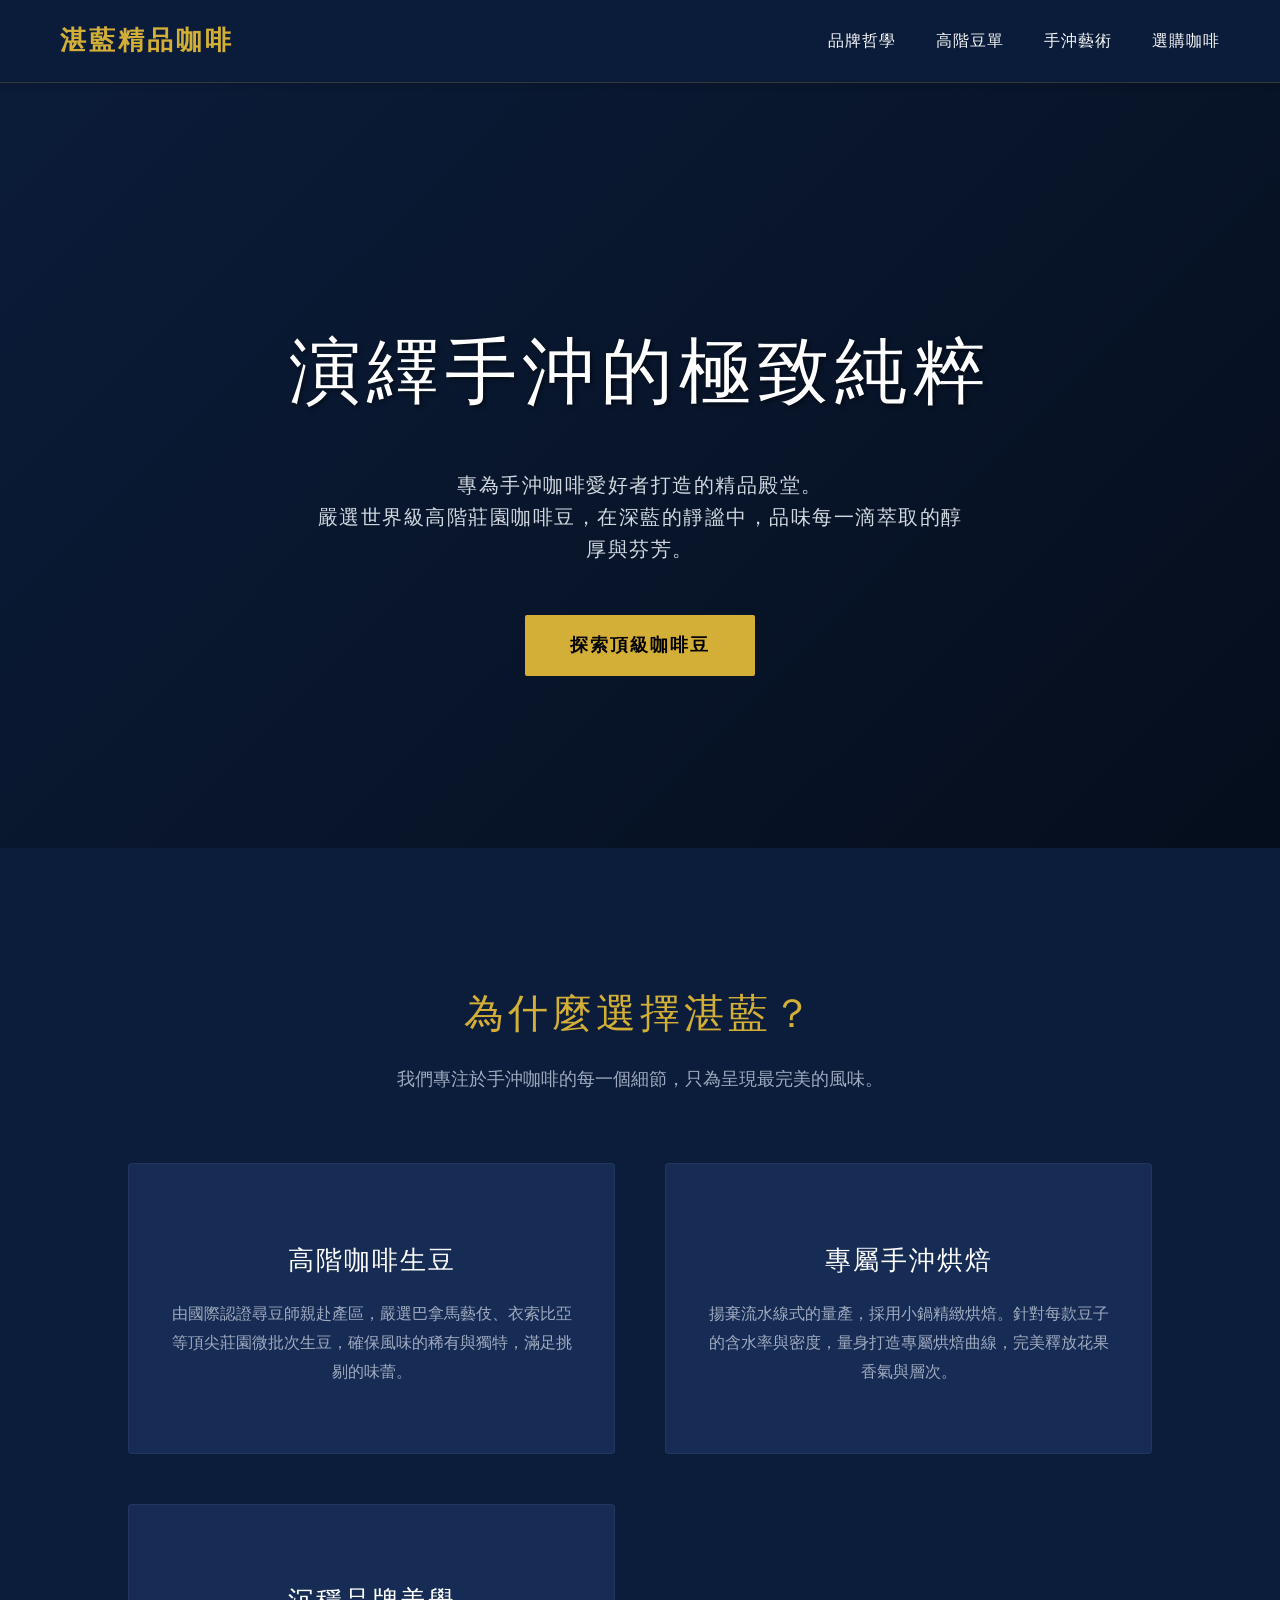
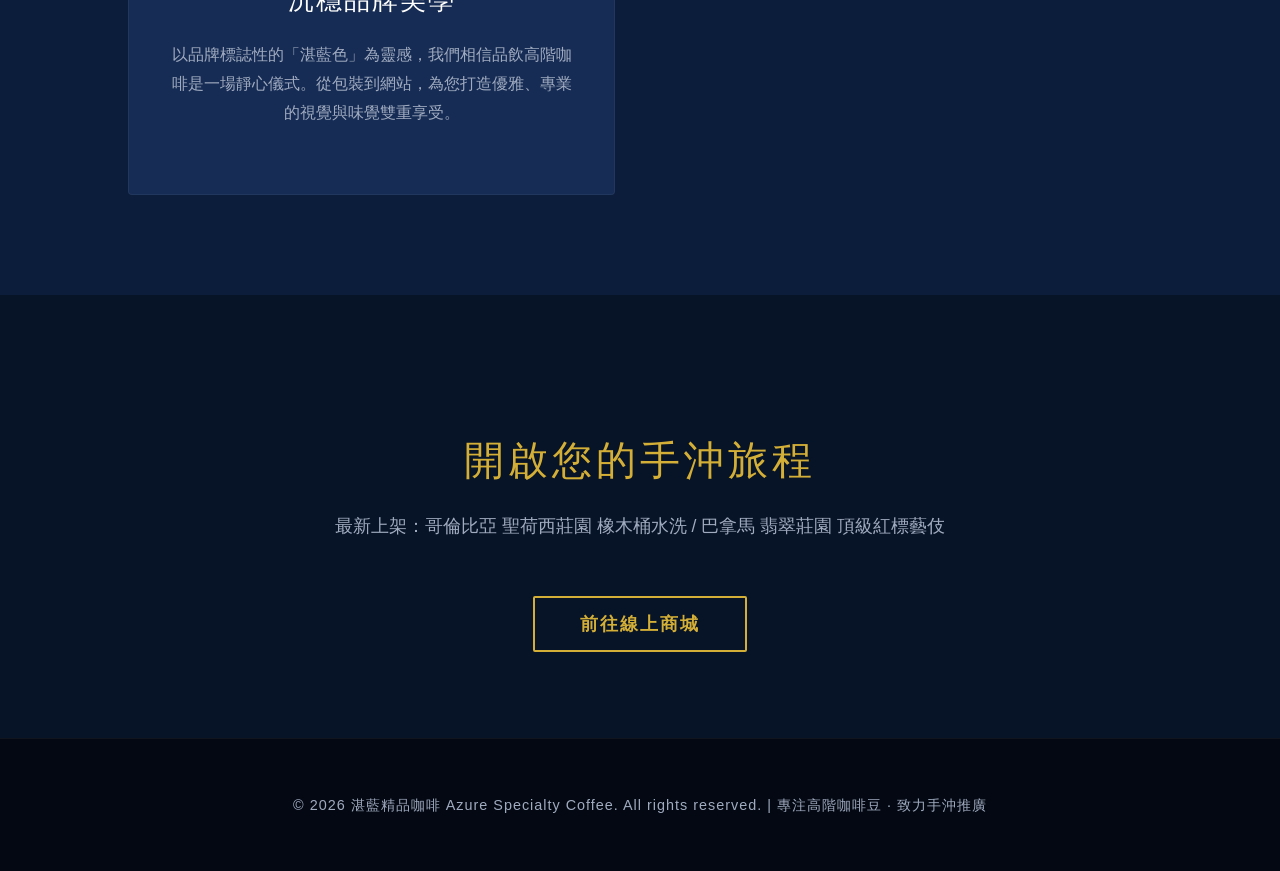
<file: w1/index.html>
<!DOCTYPE html>
<html lang="zh-TW">
<head>
    <meta charset="UTF-8">
    <meta name="viewport" content="width=device-width, initial-scale=1.0">
    <title>湛藍精品咖啡 | 頂級手沖咖啡</title>
    <style>
        :root {
            --primary-blue: #0b1d3a;
            --secondary-blue: #162c54;
            --accent-gold: #d4af37;
            --text-light: #f8f9fa;
            --text-dark: #a0abc0;
        }
        body {
            margin: 0;
            padding: 0;
            font-family: 'Helvetica Neue', Arial, 'Microsoft JhengHei', sans-serif;
            background-color: var(--primary-blue);
            color: var(--text-light);
            line-height: 1.6;
        }
        header {
            display: flex;
            justify-content: space-between;
            align-items: center;
            padding: 20px 60px;
            background-color: rgba(11, 29, 58, 0.98);
            position: sticky;
            top: 0;
            z-index: 1000;
            border-bottom: 1px solid rgba(212, 175, 55, 0.2);
            box-shadow: 0 4px 6px rgba(0,0,0,0.1);
        }
        .logo {
            font-size: 26px;
            font-weight: 700;
            color: var(--accent-gold);
            text-decoration: none;
            letter-spacing: 3px;
            display: flex;
            align-items: center;
            gap: 10px;
        }
        nav {
            display: flex;
            gap: 40px;
        }
        nav a {
            color: var(--text-light);
            text-decoration: none;
            font-size: 16px;
            letter-spacing: 1px;
            transition: color 0.3s ease;
        }
        nav a:hover {
            color: var(--accent-gold);
        }
        .hero {
            height: 85vh;
            display: flex;
            flex-direction: column;
            justify-content: center;
            align-items: center;
            text-align: center;
            background: linear-gradient(135deg, rgba(11,29,58,0.9) 0%, rgba(5,13,26,0.9) 100%), 
                        url('https://images.unsplash.com/photo-1497935586351-b67a49e012bf?ixlib=rb-1.2.1&auto=format&fit=crop&w=1920&q=80') no-repeat center center/cover;
            background-blend-mode: overlay;
            padding: 0 20px;
        }
        .hero h1 {
            font-size: 4.5rem;
            margin-bottom: 20px;
            letter-spacing: 6px;
            color: #ffffff;
            font-weight: 300;
            text-shadow: 2px 2px 4px rgba(0,0,0,0.5);
        }
        .hero p {
            font-size: 1.25rem;
            max-width: 650px;
            color: #d1d8e0;
            margin-bottom: 50px;
            letter-spacing: 1.5px;
        }
        .btn {
            padding: 16px 45px;
            background-color: var(--accent-gold);
            color: #000;
            text-decoration: none;
            font-size: 1.1rem;
            font-weight: bold;
            border-radius: 2px;
            transition: all 0.3s ease;
            letter-spacing: 2px;
        }
        .btn:hover {
            background-color: #fce28b;
            transform: translateY(-3px);
            box-shadow: 0 10px 20px rgba(0,0,0,0.2);
        }
        .section {
            padding: 100px 10%;
        }
        .section-title {
            text-align: center;
            font-size: 2.5rem;
            color: var(--accent-gold);
            margin-bottom: 20px;
            font-weight: 300;
            letter-spacing: 4px;
        }
        .section-subtitle {
            text-align: center;
            color: var(--text-dark);
            margin-bottom: 70px;
            font-size: 1.1rem;
        }
        .features {
            display: grid;
            grid-template-columns: repeat(auto-fit, minmax(320px, 1fr));
            gap: 50px;
        }
        .feature-card {
            background-color: var(--secondary-blue);
            padding: 50px 40px;
            border-radius: 4px;
            text-align: center;
            border: 1px solid rgba(255,255,255,0.05);
            transition: all 0.4s ease;
            position: relative;
            overflow: hidden;
        }
        .feature-card::before {
            content: '';
            position: absolute;
            top: 0; left: 0; width: 100%; height: 3px;
            background-color: var(--accent-gold);
            transform: scaleX(0);
            transition: transform 0.4s ease;
        }
        .feature-card:hover::before {
            transform: scaleX(1);
        }
        .feature-card:hover {
            transform: translateY(-10px);
            box-shadow: 0 15px 30px rgba(0,0,0,0.3);
            border-color: rgba(212, 175, 55, 0.3);
        }
        .feature-card h3 {
            font-size: 1.6rem;
            margin-bottom: 20px;
            color: #fff;
            font-weight: 400;
            letter-spacing: 2px;
        }
        .feature-card p {
            color: var(--text-dark);
            font-size: 1rem;
            line-height: 1.8;
        }
        .shop-section {
            background-color: #071326;
            text-align: center;
        }
        footer {
            text-align: center;
            padding: 40px;
            background-color: #030812;
            color: var(--text-dark);
            font-size: 0.9rem;
            border-top: 1px solid rgba(255,255,255,0.05);
            letter-spacing: 1px;
        }
    </style>
</head>
<body>
    <header>
        <a href="#" class="logo">湛藍精品咖啡</a>
        <nav>
            <a href="#about">品牌哲學</a>
            <a href="#beans">高階豆單</a>
            <a href="#brew">手沖藝術</a>
            <a href="#shop">選購咖啡</a>
        </nav>
    </header>

    <section class="hero">
        <h1>演繹手沖的極致純粹</h1>
        <p>專為手沖咖啡愛好者打造的精品殿堂。<br>嚴選世界級高階莊園咖啡豆，在深藍的靜謐中，品味每一滴萃取的醇厚與芬芳。</p>
        <a href="#shop" class="btn">探索頂級咖啡豆</a>
    </section>

    <section id="about" class="section">
        <h2 class="section-title">為什麼選擇湛藍？</h2>
        <p class="section-subtitle">我們專注於手沖咖啡的每一個細節，只為呈現最完美的風味。</p>
        
        <div class="features">
            <div class="feature-card">
                <h3>高階咖啡生豆</h3>
                <p>由國際認證尋豆師親赴產區，嚴選巴拿馬藝伎、衣索比亞等頂尖莊園微批次生豆，確保風味的稀有與獨特，滿足挑剔的味蕾。</p>
            </div>
            <div class="feature-card">
                <h3>專屬手沖烘焙</h3>
                <p>揚棄流水線式的量產，採用小鍋精緻烘焙。針對每款豆子的含水率與密度，量身打造專屬烘焙曲線，完美釋放花果香氣與層次。</p>
            </div>
            <div class="feature-card">
                <h3>沉穩品牌美學</h3>
                <p>以品牌標誌性的「湛藍色」為靈感，我們相信品飲高階咖啡是一場靜心儀式。從包裝到網站，為您打造優雅、專業的視覺與味覺雙重享受。</p>
            </div>
        </div>
    </section>

    <section id="shop" class="section shop-section">
        <h2 class="section-title">開啟您的手沖旅程</h2>
        <p class="section-subtitle">最新上架：哥倫比亞 聖荷西莊園 橡木桶水洗 / 巴拿馬 翡翠莊園 頂級紅標藝伎</p>
        <a href="#" class="btn" style="background-color: transparent; border: 2px solid var(--accent-gold); color: var(--accent-gold);">前往線上商城</a>
    </section>

    <footer>
        <p>&copy; 2026 湛藍精品咖啡 Azure Specialty Coffee. All rights reserved. | 專注高階咖啡豆 · 致力手沖推廣</p>
    </footer>
</body>
</html>
</file>
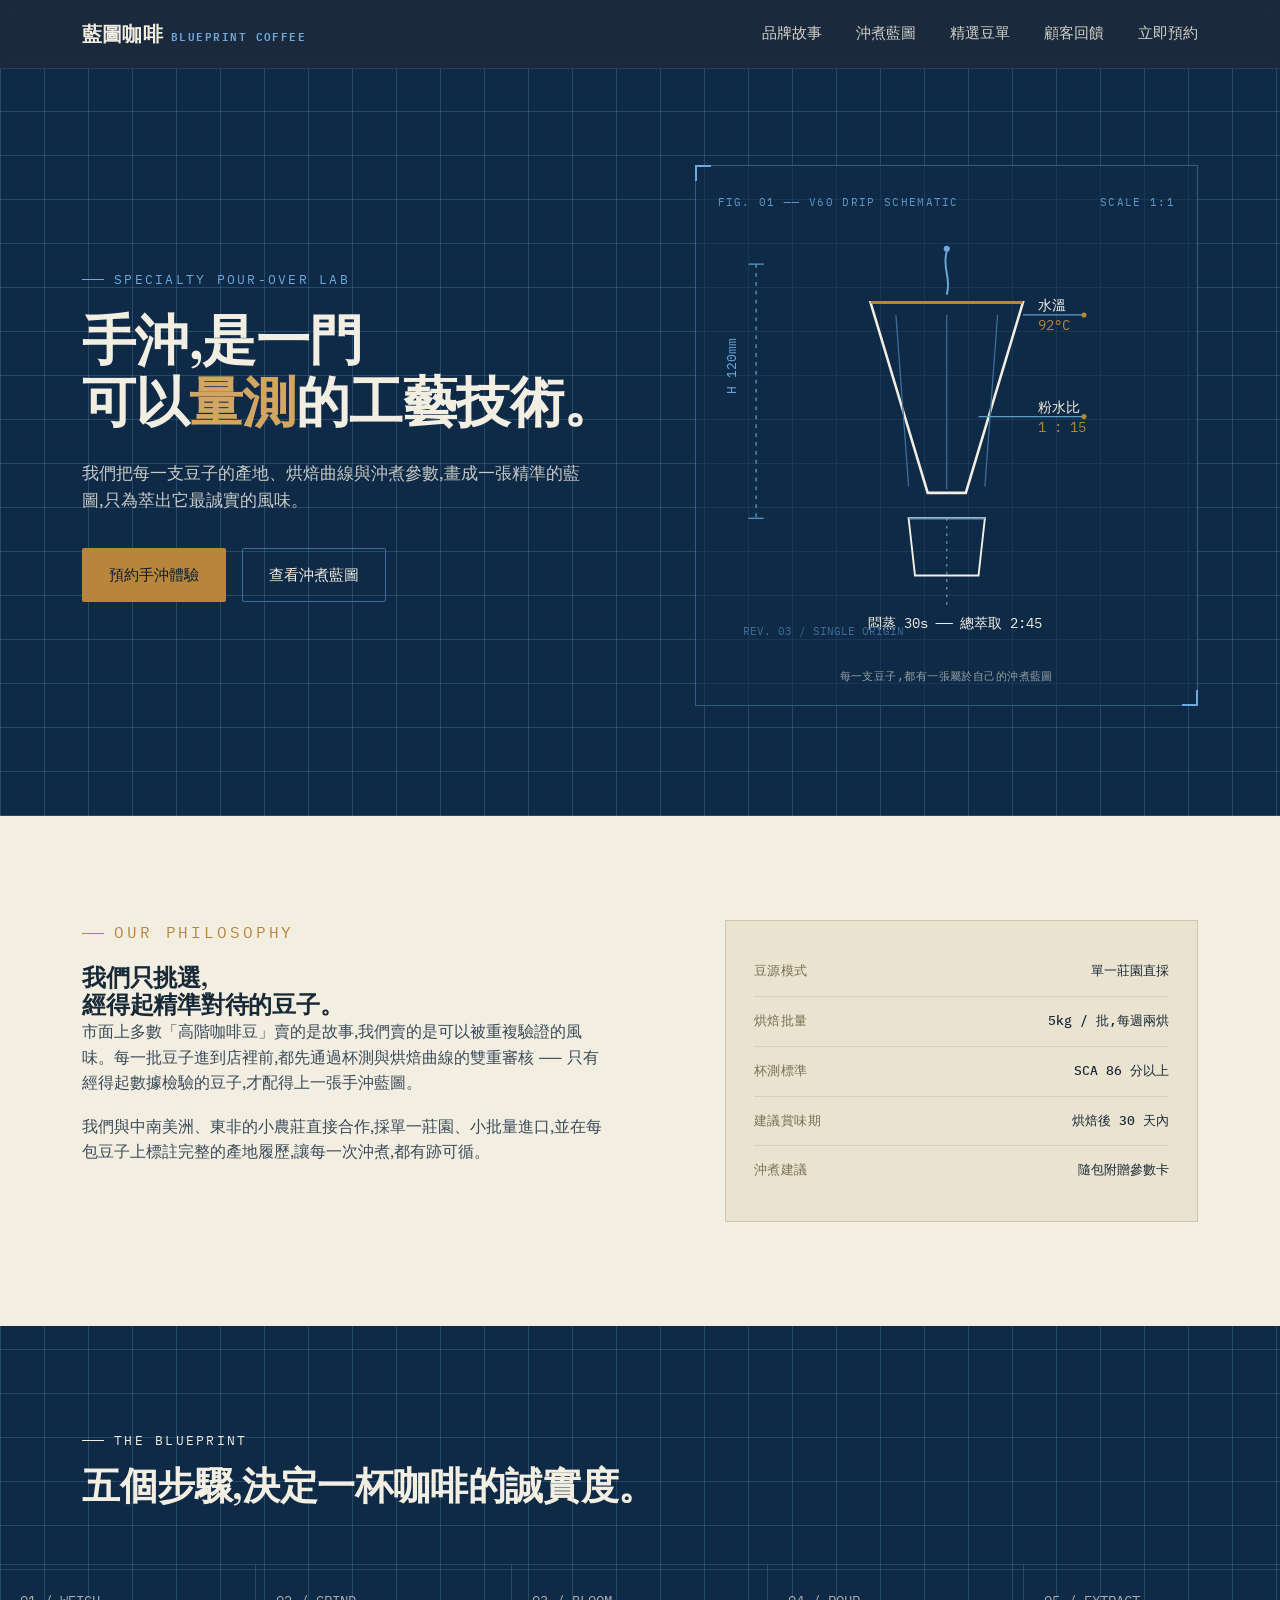
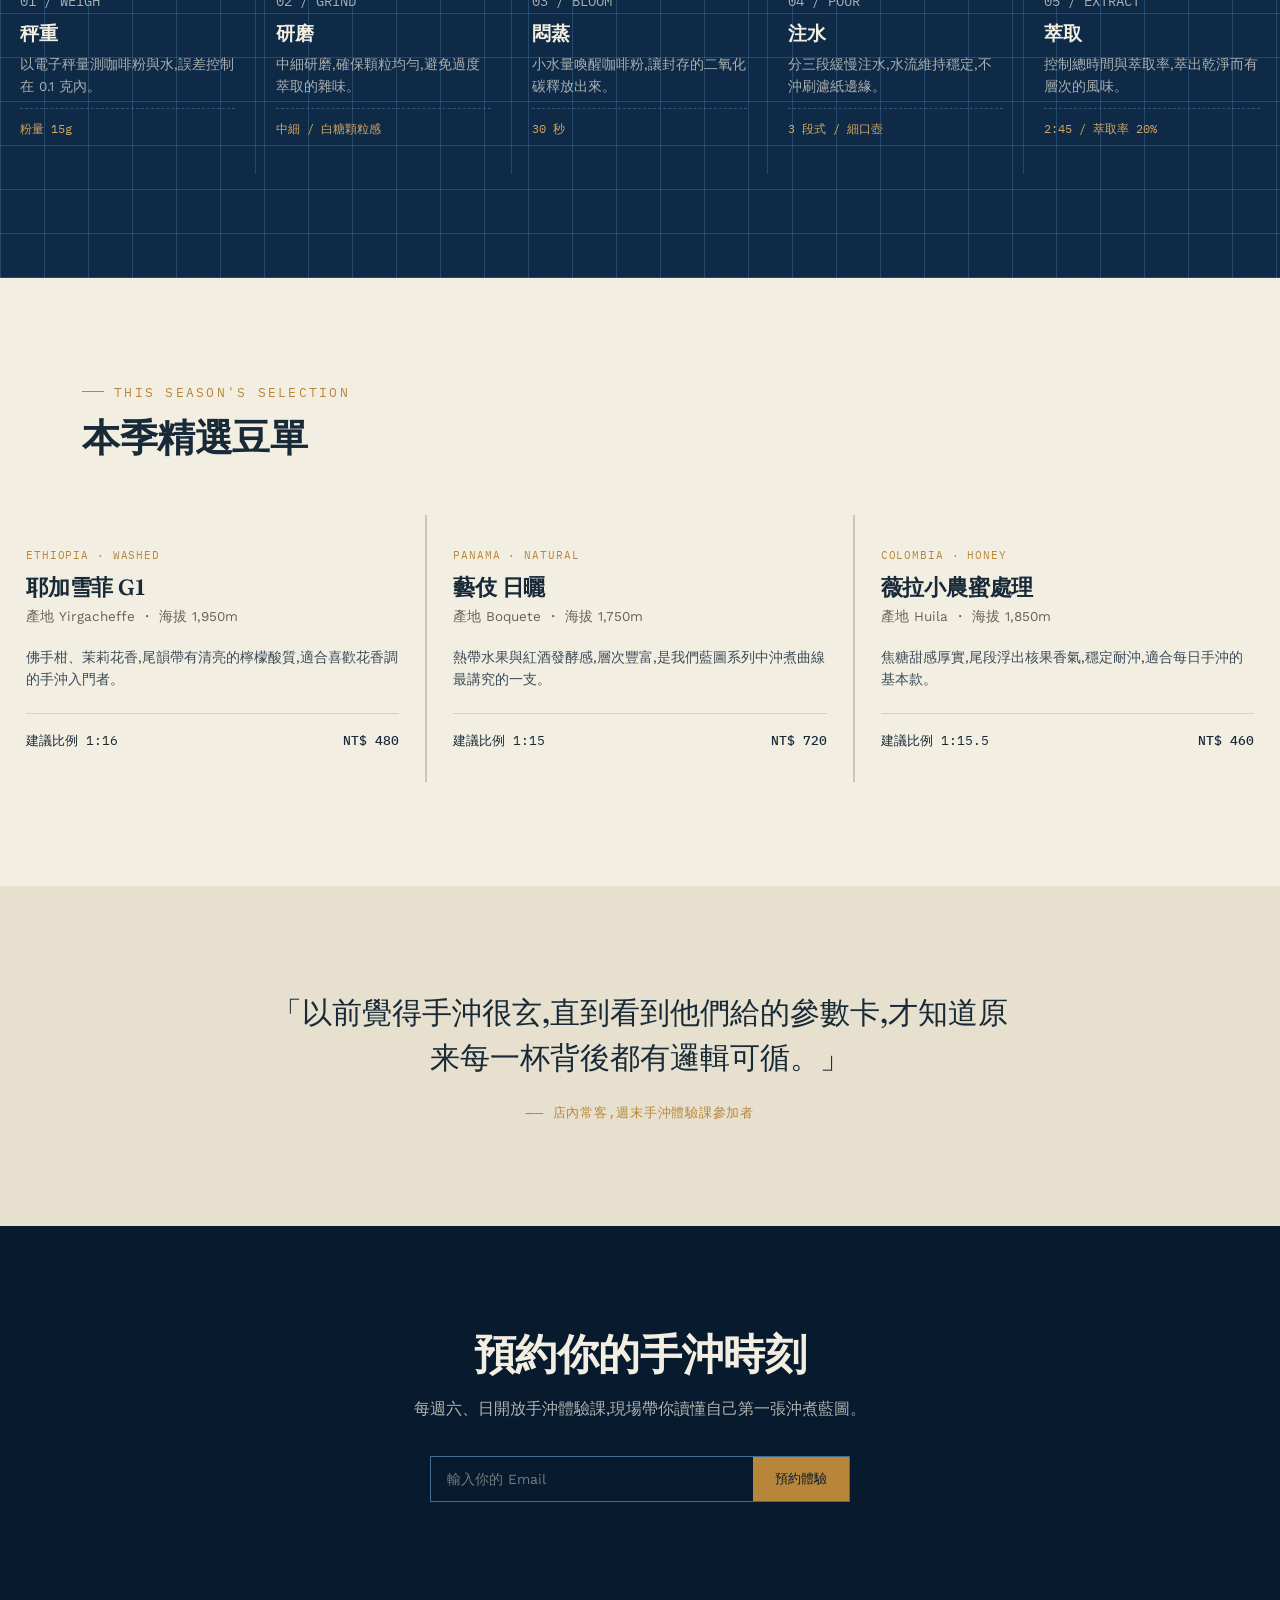
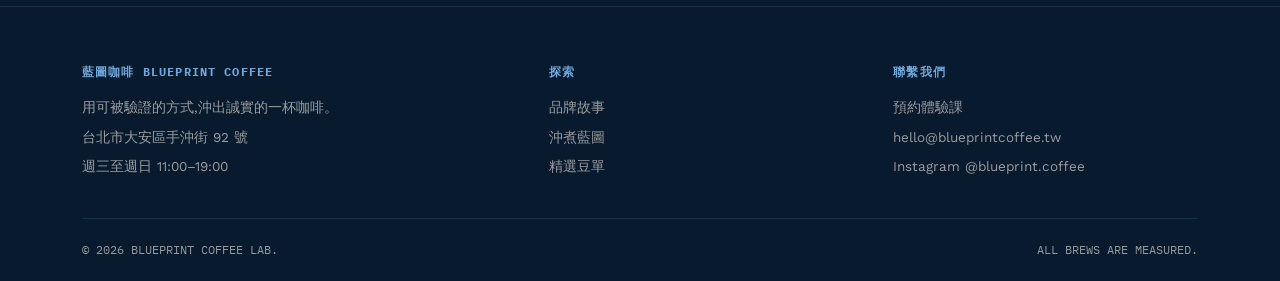
<file: week3/index.html>
<!DOCTYPE html>
<html lang="zh-Hant">
<head>
<meta charset="UTF-8">
<meta name="viewport" content="width=device-width, initial-scale=1.0">
<title>藍圖咖啡 Blueprint Coffee ── 精準手沖,誠實風味</title>
<link rel="preconnect" href="https://fonts.googleapis.com">
<link rel="preconnect" href="https://fonts.gstatic.com" crossorigin>
<link href="https://fonts.googleapis.com/css2?family=Fraunces:opsz,wght@9..144,400;9..144,500;9..144,600;9..144,700&family=Work+Sans:wght@300;400;500;600&family=IBM+Plex+Mono:wght@400;500&display=swap" rel="stylesheet">
<style>
  :root{
    --ink-black:#081A2E;
    --blueprint:#0E2A47;
    --blueprint-line:#3E6E96;
    --blueprint-line-soft:rgba(94,155,197,0.28);
    --paper:#F3EEE2;
    --paper-dim:#E7E0CE;
    --brass:#B8863B;
    --brass-light:#D2A662;
    --sky:#6FA8DC;
    --ink-on-paper:#182A38;
    --max-w:1180px;
  }

  *{margin:0;padding:0;box-sizing:border-box;}
  html{scroll-behavior:smooth;}
  body{
    font-family:'Work Sans', sans-serif;
    background:var(--paper);
    color:var(--ink-on-paper);
    line-height:1.6;
    -webkit-font-smoothing:antialiased;
  }
  a{color:inherit;text-decoration:none;}
  img,svg{display:block;max-width:100%;}
  .container{max-width:var(--max-w);margin:0 auto;padding:0 32px;}
  .eyebrow{
    font-family:'IBM Plex Mono', monospace;
    font-size:12.5px;
    letter-spacing:0.18em;
    text-transform:uppercase;
    display:flex;
    align-items:center;
    gap:10px;
  }
  .eyebrow::before{
    content:"";
    width:22px;height:1px;
    background:currentColor;
    display:inline-block;
  }
  h1,h2,h3{
    font-family:'Fraunces', serif;
    font-weight:600;
    line-height:1.15;
    letter-spacing:-0.01em;
  }
  .btn{
    display:inline-flex;
    align-items:center;
    gap:10px;
    padding:14px 26px;
    border-radius:2px;
    font-family:'Work Sans', sans-serif;
    font-size:15px;
    font-weight:500;
    border:1px solid transparent;
    cursor:pointer;
    transition:transform .25s ease, background .25s ease, border-color .25s ease, color .25s ease;
  }
  .btn:focus-visible{outline:2px solid var(--sky);outline-offset:3px;}
  .btn-primary{background:var(--brass);color:var(--ink-black);}
  .btn-primary:hover{background:var(--brass-light);transform:translateY(-1px);}
  .btn-ghost{border-color:var(--blueprint-line);color:var(--paper);}
  .btn-ghost:hover{border-color:var(--sky);color:var(--sky);}
  .btn-ghost.on-paper{border-color:var(--ink-on-paper);color:var(--ink-on-paper);}
  .btn-ghost.on-paper:hover{border-color:var(--brass);color:var(--brass);}

  /* ---------- NAV ---------- */
  header{
    position:sticky;top:0;z-index:50;
    background:rgba(8,26,46,0.92);
    backdrop-filter:blur(6px);
    border-bottom:1px solid rgba(94,155,197,0.2);
  }
  nav{
    max-width:var(--max-w);margin:0 auto;padding:18px 32px;
    display:flex;align-items:center;justify-content:space-between;
    color:var(--paper);
  }
  .logo{
    font-family:'Fraunces', serif;
    font-size:20px;font-weight:600;letter-spacing:0.01em;
    color:var(--paper);display:flex;align-items:baseline;gap:8px;
  }
  .logo span{
    font-family:'IBM Plex Mono', monospace;
    font-size:10.5px;letter-spacing:0.14em;color:var(--sky);
  }
  .nav-links{display:flex;gap:34px;font-size:14.5px;}
  .nav-links a{opacity:0.85;transition:opacity .2s;}
  .nav-links a:hover{opacity:1;color:var(--sky);}
  .nav-toggle{display:none;background:none;border:none;color:var(--paper);font-size:24px;cursor:pointer;}

  @media (max-width:860px){
    .nav-links{
      position:absolute;top:100%;left:0;right:0;
      background:var(--ink-black);
      flex-direction:column;gap:0;
      max-height:0;overflow:hidden;
      transition:max-height .3s ease;
    }
    .nav-links.open{max-height:320px;}
    .nav-links a{padding:16px 32px;border-top:1px solid rgba(94,155,197,0.15);}
    .nav-toggle{display:block;}
  }

  /* ---------- HERO ---------- */
  .hero{
    background:
      repeating-linear-gradient(0deg, var(--blueprint-line-soft) 0, var(--blueprint-line-soft) 1px, transparent 1px, transparent 44px),
      repeating-linear-gradient(90deg, var(--blueprint-line-soft) 0, var(--blueprint-line-soft) 1px, transparent 1px, transparent 44px),
      var(--blueprint);
    color:var(--paper);
    padding:96px 0 110px;
    position:relative;
    overflow:hidden;
  }
  .hero-grid{
    max-width:var(--max-w);margin:0 auto;padding:0 32px;
    display:grid;grid-template-columns:1.05fr 0.95fr;gap:56px;align-items:center;
  }
  .hero h1{font-size:clamp(34px,4.6vw,54px);margin:20px 0 26px;color:var(--paper);}
  .hero h1 em{font-style:normal;color:var(--brass-light);}
  .hero p.lede{font-size:17px;max-width:46ch;color:rgba(243,238,226,0.82);margin-bottom:34px;}
  .hero-cta{display:flex;gap:16px;flex-wrap:wrap;}
  .hero-eyebrow{color:var(--sky);margin-bottom:6px;}

  .blueprint-plate{
    position:relative;
    border:1px solid rgba(94,155,197,0.45);
    background:rgba(15,42,71,0.55);
    padding:28px 22px 20px;
  }
  .blueprint-plate::before,.blueprint-plate::after,
  .plate-corner-tl,.plate-corner-br{
    content:"";position:absolute;width:14px;height:14px;
    border-color:var(--sky);
  }
  .blueprint-plate::before{top:-1px;left:-1px;border-top:2px solid var(--sky);border-left:2px solid var(--sky);}
  .blueprint-plate::after{bottom:-1px;right:-1px;border-bottom:2px solid var(--sky);border-right:2px solid var(--sky);}
  .plate-label{
    font-family:'IBM Plex Mono', monospace;font-size:11px;letter-spacing:0.12em;
    color:var(--sky);display:flex;justify-content:space-between;margin-bottom:14px;opacity:0.85;
  }
  .plate-caption{
    font-family:'IBM Plex Mono', monospace;font-size:11px;color:rgba(243,238,226,0.6);
    text-align:center;margin-top:10px;letter-spacing:0.04em;
  }

  @media (max-width:900px){
    .hero-grid{grid-template-columns:1fr;}
    .hero{padding:64px 0 76px;}
  }

  /* ---------- SECTION SHARED ---------- */
  section{padding:104px 0;}
  .section-head{max-width:640px;margin-bottom:56px;}
  .section-head h2{font-size:clamp(26px,3.2vw,38px);margin-top:14px;}
  .on-dark{background:var(--ink-black);color:var(--paper);}
  .on-dark .eyebrow{color:var(--sky);}
  .on-paper .eyebrow{color:var(--brass);}

  /* ---------- ABOUT / SPEC SHEET ---------- */
  .about-grid{display:grid;grid-template-columns:1.1fr 0.9fr;gap:64px;align-items:start;}
  .about-grid p{font-size:16px;color:#3a4b58;max-width:52ch;margin-bottom:18px;}
  .spec-sheet{border:1px solid #cfc6ac;background:#EAE3D0;padding:26px 28px;}
  .spec-row{
    display:flex;justify-content:space-between;gap:20px;
    padding:14px 0;border-bottom:1px solid #d8d0b8;
    font-family:'IBM Plex Mono', monospace;font-size:13px;
  }
  .spec-row:last-child{border-bottom:none;}
  .spec-row dt{color:#7a6f52;letter-spacing:0.04em;}
  .spec-row dd{font-weight:500;color:var(--ink-on-paper);text-align:right;}

  @media (max-width:860px){ .about-grid{grid-template-columns:1fr;} }

  /* ---------- PROCESS BLUEPRINT ---------- */
  .process{
    background:
      repeating-linear-gradient(0deg, var(--blueprint-line-soft) 0, var(--blueprint-line-soft) 1px, transparent 1px, transparent 44px),
      repeating-linear-gradient(90deg, var(--blueprint-line-soft) 0, var(--blueprint-line-soft) 1px, transparent 1px, transparent 44px),
      var(--blueprint);
    color:var(--paper);
  }
  .steps{
    display:grid;grid-template-columns:repeat(5,1fr);gap:0;
    border-top:1px solid var(--blueprint-line-soft);
  }
  .step{
    padding:26px 20px;border-right:1px solid var(--blueprint-line-soft);position:relative;
  }
  .step:last-child{border-right:none;}
  .step-index{font-family:'IBM Plex Mono', monospace;font-size:12px;color:var(--sky);margin-bottom:14px;}
  .step h3{font-size:19px;color:var(--paper);margin-bottom:10px;font-weight:600;}
  .step p{font-size:13.5px;color:rgba(243,238,226,0.68);margin-bottom:10px;}
  .step .metric{
    font-family:'IBM Plex Mono', monospace;font-size:12px;color:var(--brass-light);
    border-top:1px dashed rgba(94,155,197,0.4);padding-top:10px;
  }
  @media (max-width:960px){
    .steps{grid-template-columns:1fr 1fr;}
    .step{border-right:1px solid var(--blueprint-line-soft);border-bottom:1px solid var(--blueprint-line-soft);}
    .step:nth-child(2n){border-right:none;}
  }
  @media (max-width:560px){
    .steps{grid-template-columns:1fr;}
    .step{border-right:none;}
  }

  /* ---------- BEANS ---------- */
  .bean-grid{display:grid;grid-template-columns:repeat(3,1fr);gap:2px;background:#cfc6ac;}
  .bean-card{
    background:var(--paper);padding:32px 26px;position:relative;
    display:flex;flex-direction:column;height:100%;
  }
  .bean-tag{
    font-family:'IBM Plex Mono', monospace;font-size:11px;color:var(--brass);
    letter-spacing:0.08em;margin-bottom:10px;
  }
  .bean-card h3{font-size:22px;margin-bottom:6px;}
  .bean-origin{font-size:13.5px;color:#6b6250;margin-bottom:18px;}
  .bean-notes{font-size:14px;color:#3a4b58;margin-bottom:22px;flex-grow:1;}
  .bean-meta{
    display:flex;justify-content:space-between;align-items:center;
    border-top:1px solid #d8d0b8;padding-top:16px;
    font-family:'IBM Plex Mono', monospace;font-size:12.5px;
  }
  .bean-price{color:var(--ink-on-paper);font-weight:500;}
  @media (max-width:900px){ .bean-grid{grid-template-columns:1fr 1fr;} }
  @media (max-width:600px){ .bean-grid{grid-template-columns:1fr;} }

  /* ---------- QUOTE ---------- */
  .quote-section{background:var(--paper-dim);}
  .quote-wrap{max-width:760px;margin:0 auto;text-align:center;}
  blockquote{
    font-family:'Fraunces', serif;font-size:clamp(22px,2.6vw,30px);
    font-weight:500;line-height:1.5;color:var(--ink-on-paper);margin-bottom:22px;
  }
  .quote-attr{font-family:'IBM Plex Mono', monospace;font-size:12.5px;color:var(--brass);letter-spacing:0.06em;}

  /* ---------- CTA / FOOTER ---------- */
  .cta-section{background:var(--ink-black);color:var(--paper);text-align:center;}
  .cta-section h2{font-size:clamp(28px,3.6vw,42px);margin-bottom:18px;}
  .cta-section p{color:rgba(243,238,226,0.72);max-width:48ch;margin:0 auto 34px;}
  .cta-form{
    display:flex;max-width:420px;margin:0 auto;gap:0;border:1px solid var(--blueprint-line);
  }
  .cta-form input{
    flex:1;background:transparent;border:none;padding:14px 16px;
    color:var(--paper);font-family:'Work Sans', sans-serif;font-size:14px;
  }
  .cta-form input::placeholder{color:rgba(243,238,226,0.45);}
  .cta-form input:focus{outline:none;}
  .cta-form button{
    background:var(--brass);color:var(--ink-black);border:none;
    padding:0 22px;font-weight:500;cursor:pointer;font-family:'Work Sans', sans-serif;
    transition:background .2s;
  }
  .cta-form button:hover{background:var(--brass-light);}

  footer{background:var(--ink-black);border-top:1px solid rgba(94,155,197,0.18);color:rgba(243,238,226,0.6);}
  .footer-grid{
    display:grid;grid-template-columns:1.4fr 1fr 1fr;gap:40px;padding:56px 0 32px;
    font-size:13.5px;
  }
  .footer-grid h4{
    font-family:'IBM Plex Mono', monospace;font-size:11.5px;letter-spacing:0.1em;
    color:var(--sky);margin-bottom:16px;text-transform:uppercase;
  }
  .footer-grid p, .footer-grid a{display:block;margin-bottom:8px;color:rgba(243,238,226,0.62);}
  .footer-grid a:hover{color:var(--paper);}
  .footer-bottom{
    border-top:1px solid rgba(94,155,197,0.15);padding:22px 0;
    font-family:'IBM Plex Mono', monospace;font-size:11.5px;
    display:flex;justify-content:space-between;flex-wrap:wrap;gap:10px;
  }
  @media (max-width:700px){ .footer-grid{grid-template-columns:1fr;} }

  /* ---------- REVEAL ---------- */
  .reveal{opacity:0;transform:translateY(18px);transition:opacity .7s ease, transform .7s ease;}
  .reveal.in{opacity:1;transform:translateY(0);}
  @media (prefers-reduced-motion: reduce){
    .reveal{opacity:1;transform:none;transition:none;}
    html{scroll-behavior:auto;}
  }
</style>
</head>
<body>

<header>
  <nav>
    <a href="#top" class="logo">藍圖咖啡<span>BLUEPRINT COFFEE</span></a>
    <button class="nav-toggle" id="navToggle" aria-label="開啟選單" aria-expanded="false">☰</button>
    <div class="nav-links" id="navLinks">
      <a href="#about">品牌故事</a>
      <a href="#process">沖煮藍圖</a>
      <a href="#beans">精選豆單</a>
      <a href="#quote">顧客回饋</a>
      <a href="#cta">立即預約</a>
    </div>
  </nav>
</header>

<section class="hero" id="top">
  <div class="hero-grid">
    <div>
      <p class="eyebrow hero-eyebrow">SPECIALTY POUR-OVER LAB</p>
      <h1>手沖,是一門<br>可以<em>量測</em>的工藝技術。</h1>
      <p class="lede">我們把每一支豆子的產地、烘焙曲線與沖煮參數,畫成一張精準的藍圖,只為萃出它最誠實的風味。</p>
      <div class="hero-cta">
        <a href="#cta" class="btn btn-primary">預約手沖體驗</a>
        <a href="#process" class="btn btn-ghost">查看沖煮藍圖</a>
      </div>
    </div>

    <div class="blueprint-plate reveal">
      <div class="plate-label"><span>FIG. 01 ── V60 DRIP SCHEMATIC</span><span>SCALE 1:1</span></div>
      <svg viewBox="0 0 360 340" xmlns="http://www.w3.org/2000/svg" role="img" aria-label="V60 手沖濾杯示意圖,標註水溫、粉水比、悶蒸與總萃取時間">
        <!-- dimension lines -->
        <line x1="30" y1="30" x2="30" y2="230" stroke="#5E9BC5" stroke-width="1" stroke-dasharray="3 4"/>
        <line x1="24" y1="30" x2="36" y2="30" stroke="#5E9BC5" stroke-width="1"/>
        <line x1="24" y1="230" x2="36" y2="230" stroke="#5E9BC5" stroke-width="1"/>
        <text x="14" y="132" fill="#6FA8DC" font-size="10" font-family="IBM Plex Mono, monospace" transform="rotate(-90 14 132)">H 120mm</text>

        <!-- dripper cone -->
        <path d="M120 60 L240 60 L195 210 L165 210 Z" fill="none" stroke="#F3EEE2" stroke-width="2"/>
        <path d="M120 60 L240 60" stroke="#B8863B" stroke-width="2"/>
        <!-- ribs -->
        <line x1="140" y1="70" x2="150" y2="205" stroke="#3E6E96" stroke-width="1"/>
        <line x1="180" y1="70" x2="180" y2="207" stroke="#3E6E96" stroke-width="1"/>
        <line x1="220" y1="70" x2="210" y2="205" stroke="#3E6E96" stroke-width="1"/>

        <!-- server -->
        <path d="M150 230 L210 230 L205 275 L155 275 Z" fill="none" stroke="#F3EEE2" stroke-width="1.5"/>
        <line x1="150" y1="230" x2="210" y2="230" stroke="#5E9BC5" stroke-width="1"/>

        <!-- pour line + droplets -->
        <path d="M180 20 C176 34, 184 40, 180 54" stroke="#6FA8DC" stroke-width="1.5" fill="none"/>
        <circle cx="180" cy="18" r="2.4" fill="#6FA8DC"/>

        <!-- annotation callouts -->
        <line x1="240" y1="70" x2="288" y2="70" stroke="#5E9BC5" stroke-width="1"/>
        <circle cx="288" cy="70" r="2" fill="#B8863B"/>
        <text x="252" y="66" fill="#F3EEE2" font-size="11" font-family="IBM Plex Mono, monospace">水溫</text>
        <text x="252" y="82" fill="#B8863B" font-size="11" font-family="IBM Plex Mono, monospace">92°C</text>

        <line x1="205" y1="150" x2="288" y2="150" stroke="#5E9BC5" stroke-width="1"/>
        <circle cx="288" cy="150" r="2" fill="#B8863B"/>
        <text x="252" y="146" fill="#F3EEE2" font-size="11" font-family="IBM Plex Mono, monospace">粉水比</text>
        <text x="252" y="162" fill="#B8863B" font-size="11" font-family="IBM Plex Mono, monospace">1 : 15</text>

        <line x1="180" y1="230" x2="180" y2="300" stroke="#5E9BC5" stroke-width="1" stroke-dasharray="2 4"/>
        <text x="118" y="316" fill="#F3EEE2" font-size="11" font-family="IBM Plex Mono, monospace">悶蒸 30s ── 總萃取 2:45</text>

        <!-- corner tick -->
        <text x="20" y="322" fill="#3E6E96" font-size="9" font-family="IBM Plex Mono, monospace">REV. 03 / SINGLE ORIGIN</text>
      </svg>
      <p class="plate-caption">每一支豆子,都有一張屬於自己的沖煮藍圖</p>
    </div>
  </div>
</section>

<section class="on-paper" id="about">
  <div class="container">
    <div class="about-grid">
      <div class="reveal">
        <p class="eyebrow">OUR PHILOSOPHY</p>
        <h2>我們只挑選,<br>經得起精準對待的豆子。</h2>
        <p>市面上多數「高階咖啡豆」賣的是故事,我們賣的是可以被重複驗證的風味。每一批豆子進到店裡前,都先通過杯測與烘焙曲線的雙重審核 ── 只有經得起數據檢驗的豆子,才配得上一張手沖藍圖。</p>
        <p>我們與中南美洲、東非的小農莊直接合作,採單一莊園、小批量進口,並在每包豆子上標註完整的產地履歷,讓每一次沖煮,都有跡可循。</p>
      </div>
      <dl class="spec-sheet reveal">
        <div class="spec-row"><dt>豆源模式</dt><dd>單一莊園直採</dd></div>
        <div class="spec-row"><dt>烘焙批量</dt><dd>5kg / 批,每週兩烘</dd></div>
        <div class="spec-row"><dt>杯測標準</dt><dd>SCA 86 分以上</dd></div>
        <div class="spec-row"><dt>建議賞味期</dt><dd>烘焙後 30 天內</dd></div>
        <div class="spec-row"><dt>沖煮建議</dt><dd>隨包附贈參數卡</dd></div>
      </dl>
    </div>
  </div>
</section>

<section class="process" id="process">
  <div class="container">
    <div class="section-head reveal">
      <p class="eyebrow">THE BLUEPRINT</p>
      <h2>五個步驟,決定一杯咖啡的誠實度。</h2>
    </div>
  </div>
  <div class="steps reveal">
    <div class="step">
      <p class="step-index">01 / WEIGH</p>
      <h3>秤重</h3>
      <p>以電子秤量測咖啡粉與水,誤差控制在 0.1 克內。</p>
      <p class="metric">粉量 15g</p>
    </div>
    <div class="step">
      <p class="step-index">02 / GRIND</p>
      <h3>研磨</h3>
      <p>中細研磨,確保顆粒均勻,避免過度萃取的雜味。</p>
      <p class="metric">中細 / 白糖顆粒感</p>
    </div>
    <div class="step">
      <p class="step-index">03 / BLOOM</p>
      <h3>悶蒸</h3>
      <p>小水量喚醒咖啡粉,讓封存的二氧化碳釋放出來。</p>
      <p class="metric">30 秒</p>
    </div>
    <div class="step">
      <p class="step-index">04 / POUR</p>
      <h3>注水</h3>
      <p>分三段緩慢注水,水流維持穩定,不沖刷濾紙邊緣。</p>
      <p class="metric">3 段式 / 細口壺</p>
    </div>
    <div class="step">
      <p class="step-index">05 / EXTRACT</p>
      <h3>萃取</h3>
      <p>控制總時間與萃取率,萃出乾淨而有層次的風味。</p>
      <p class="metric">2:45 / 萃取率 20%</p>
    </div>
  </div>
</section>

<section class="on-paper" id="beans">
  <div class="container">
    <div class="section-head reveal">
      <p class="eyebrow">THIS SEASON'S SELECTION</p>
      <h2>本季精選豆單</h2>
    </div>
  </div>
  <div class="bean-grid reveal">
    <div class="bean-card">
      <p class="bean-tag">ETHIOPIA · WASHED</p>
      <h3>耶加雪菲 G1</h3>
      <p class="bean-origin">產地 Yirgacheffe ・ 海拔 1,950m</p>
      <p class="bean-notes">佛手柑、茉莉花香,尾韻帶有清亮的檸檬酸質,適合喜歡花香調的手沖入門者。</p>
      <div class="bean-meta"><span>建議比例 1:16</span><span class="bean-price">NT$ 480</span></div>
    </div>
    <div class="bean-card">
      <p class="bean-tag">PANAMA · NATURAL</p>
      <h3>藝伎 日曬</h3>
      <p class="bean-origin">產地 Boquete ・ 海拔 1,750m</p>
      <p class="bean-notes">熱帶水果與紅酒發酵感,層次豐富,是我們藍圖系列中沖煮曲線最講究的一支。</p>
      <div class="bean-meta"><span>建議比例 1:15</span><span class="bean-price">NT$ 720</span></div>
    </div>
    <div class="bean-card">
      <p class="bean-tag">COLOMBIA · HONEY</p>
      <h3>薇拉小農蜜處理</h3>
      <p class="bean-origin">產地 Huila ・ 海拔 1,850m</p>
      <p class="bean-notes">焦糖甜感厚實,尾段浮出核果香氣,穩定耐沖,適合每日手沖的基本款。</p>
      <div class="bean-meta"><span>建議比例 1:15.5</span><span class="bean-price">NT$ 460</span></div>
    </div>
  </div>
</section>

<section class="quote-section" id="quote">
  <div class="container">
    <div class="quote-wrap reveal">
      <blockquote>「以前覺得手沖很玄,直到看到他們給的參數卡,才知道原来每一杯背後都有邏輯可循。」</blockquote>
      <p class="quote-attr">── 店內常客,週末手沖體驗課參加者</p>
    </div>
  </div>
</section>

<section class="cta-section" id="cta">
  <div class="container">
    <h2 class="reveal">預約你的手沖時刻</h2>
    <p class="reveal">每週六、日開放手沖體驗課,現場帶你讀懂自己第一張沖煮藍圖。</p>
    <form class="cta-form reveal" onsubmit="event.preventDefault(); this.querySelector('button').textContent='已收到,我們會盡快聯繫';">
      <input type="email" placeholder="輸入你的 Email" required aria-label="Email">
      <button type="submit">預約體驗</button>
    </form>
  </div>
</section>

<footer>
  <div class="container">
    <div class="footer-grid">
      <div>
        <h4>藍圖咖啡 BLUEPRINT COFFEE</h4>
        <p>用可被驗證的方式,沖出誠實的一杯咖啡。</p>
        <p>台北市大安區手沖街 92 號</p>
        <p>週三至週日 11:00–19:00</p>
      </div>
      <div>
        <h4>探索</h4>
        <a href="#about">品牌故事</a>
        <a href="#process">沖煮藍圖</a>
        <a href="#beans">精選豆單</a>
      </div>
      <div>
        <h4>聯繫我們</h4>
        <a href="#cta">預約體驗課</a>
        <a href="mailto:hello@blueprintcoffee.tw">hello@blueprintcoffee.tw</a>
        <a href="#top">Instagram @blueprint.coffee</a>
      </div>
    </div>
    <div class="footer-bottom">
      <span>© 2026 BLUEPRINT COFFEE LAB.</span>
      <span>ALL BREWS ARE MEASURED.</span>
    </div>
  </div>
</footer>

<script>
  // mobile nav toggle
  const navToggle = document.getElementById('navToggle');
  const navLinks = document.getElementById('navLinks');
  navToggle.addEventListener('click', () => {
    const isOpen = navLinks.classList.toggle('open');
    navToggle.setAttribute('aria-expanded', isOpen);
  });
  navLinks.querySelectorAll('a').forEach(a => a.addEventListener('click', () => {
    navLinks.classList.remove('open');
    navToggle.setAttribute('aria-expanded', 'false');
  }));

  // scroll reveal
  const prefersReduced = window.matchMedia('(prefers-reduced-motion: reduce)').matches;
  if (!prefersReduced && 'IntersectionObserver' in window) {
    const io = new IntersectionObserver((entries) => {
      entries.forEach(entry => {
        if (entry.isIntersecting) {
          entry.target.classList.add('in');
          io.unobserve(entry.target);
        }
      });
    }, { threshold: 0.15 });
    document.querySelectorAll('.reveal').forEach(el => io.observe(el));
  } else {
    document.querySelectorAll('.reveal').forEach(el => el.classList.add('in'));
  }
</script>

</body>
</html>
</file>
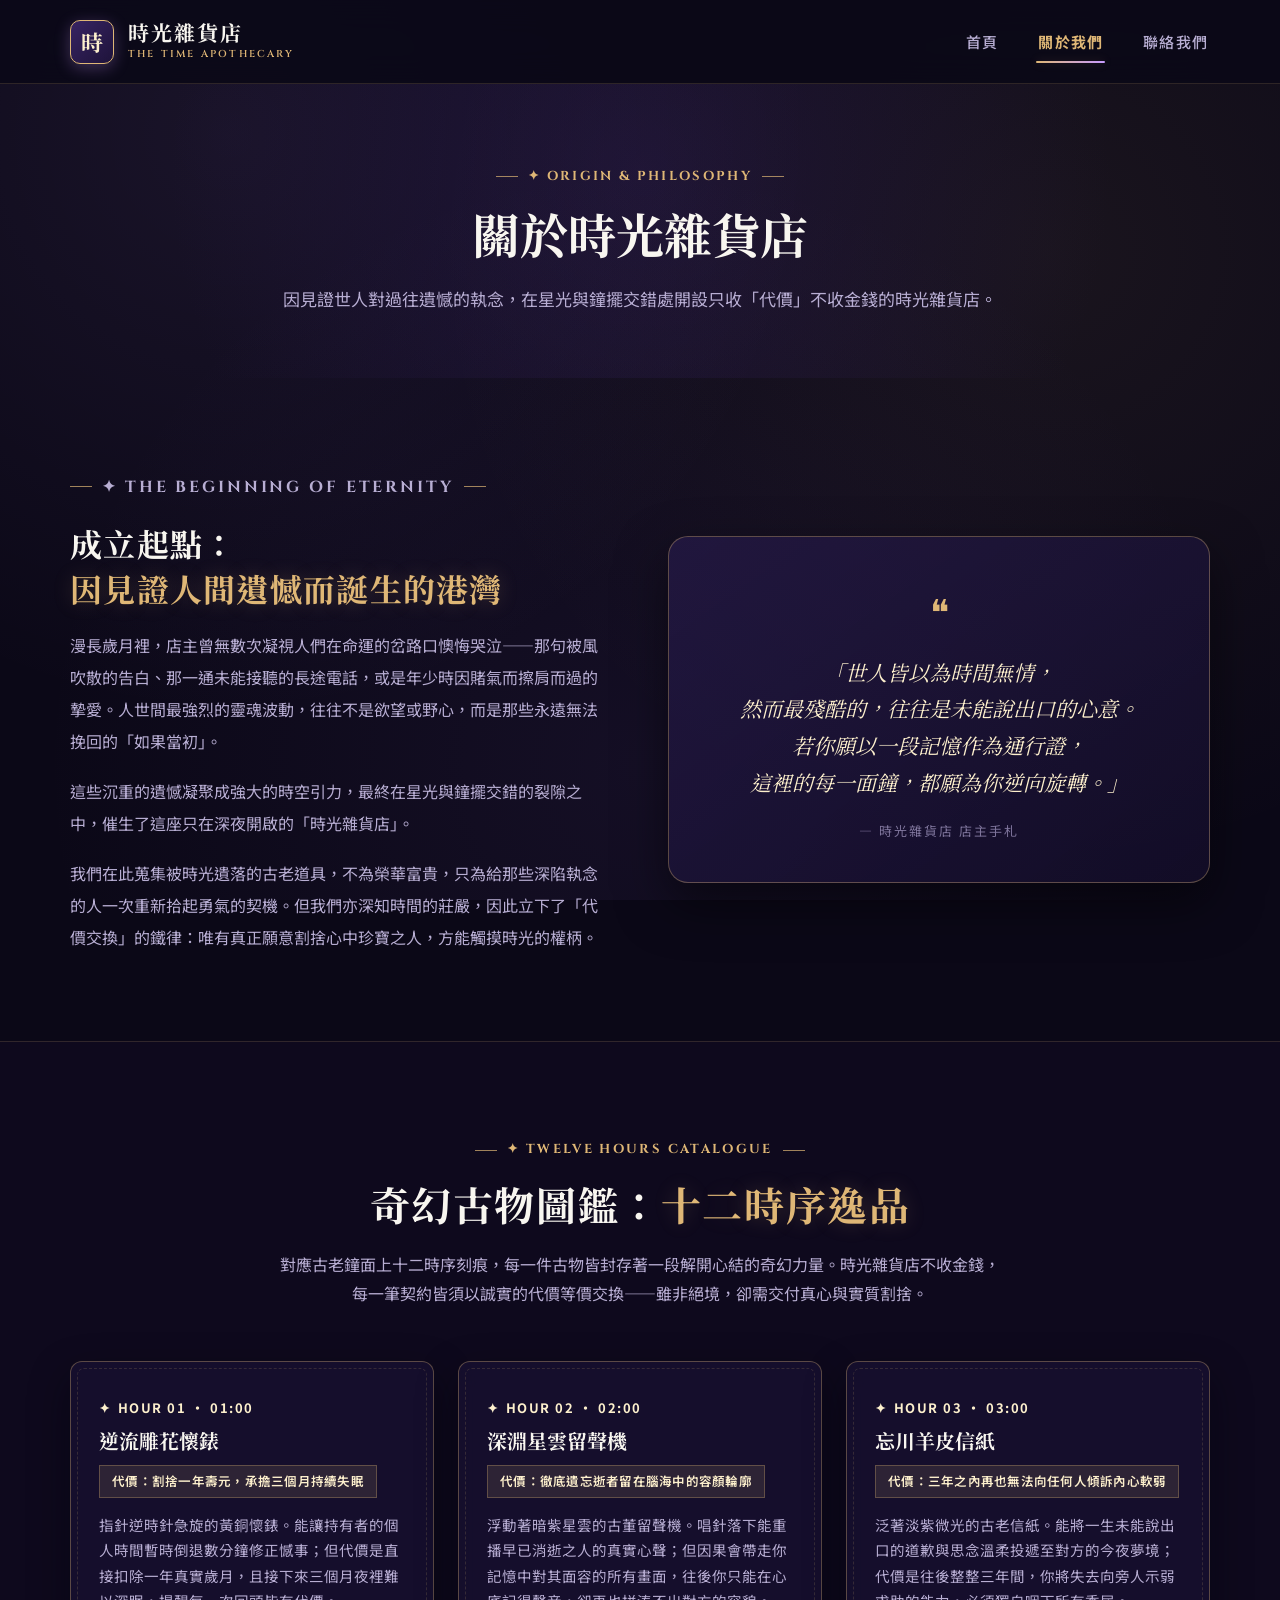
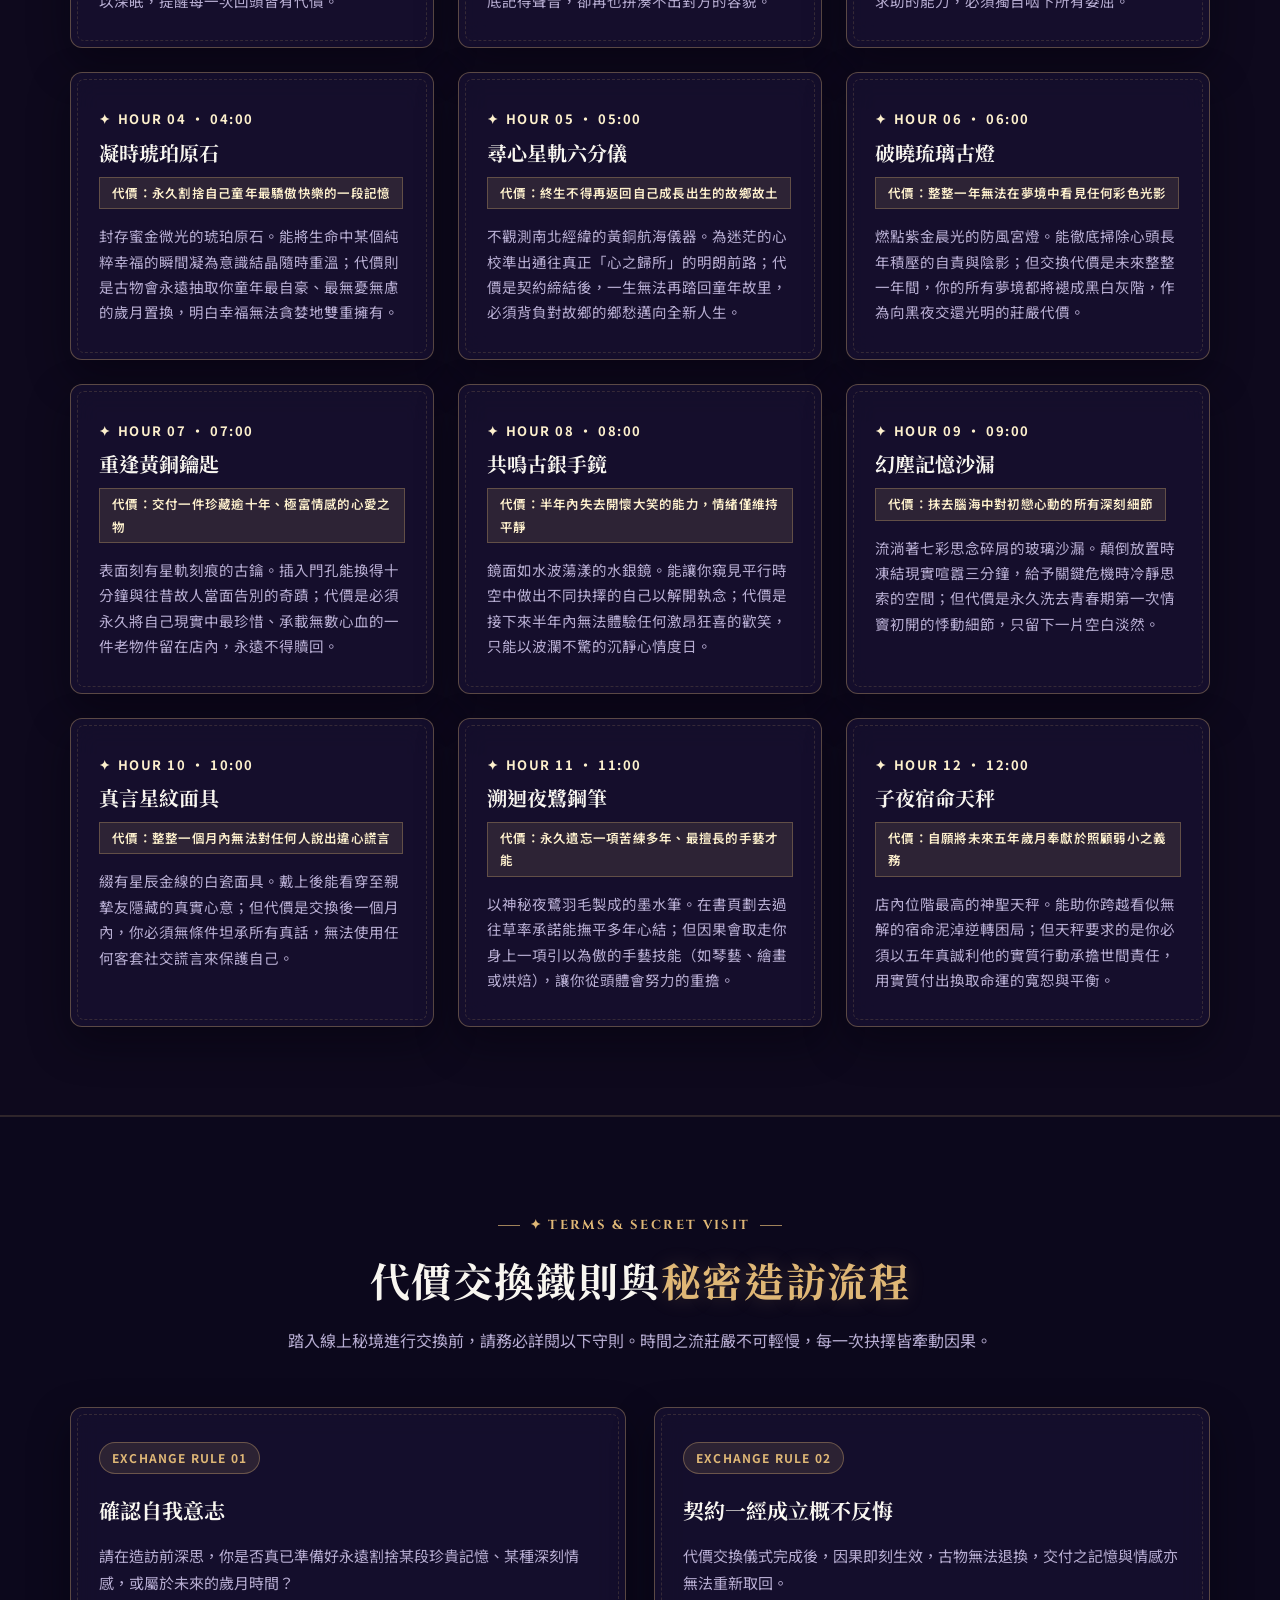
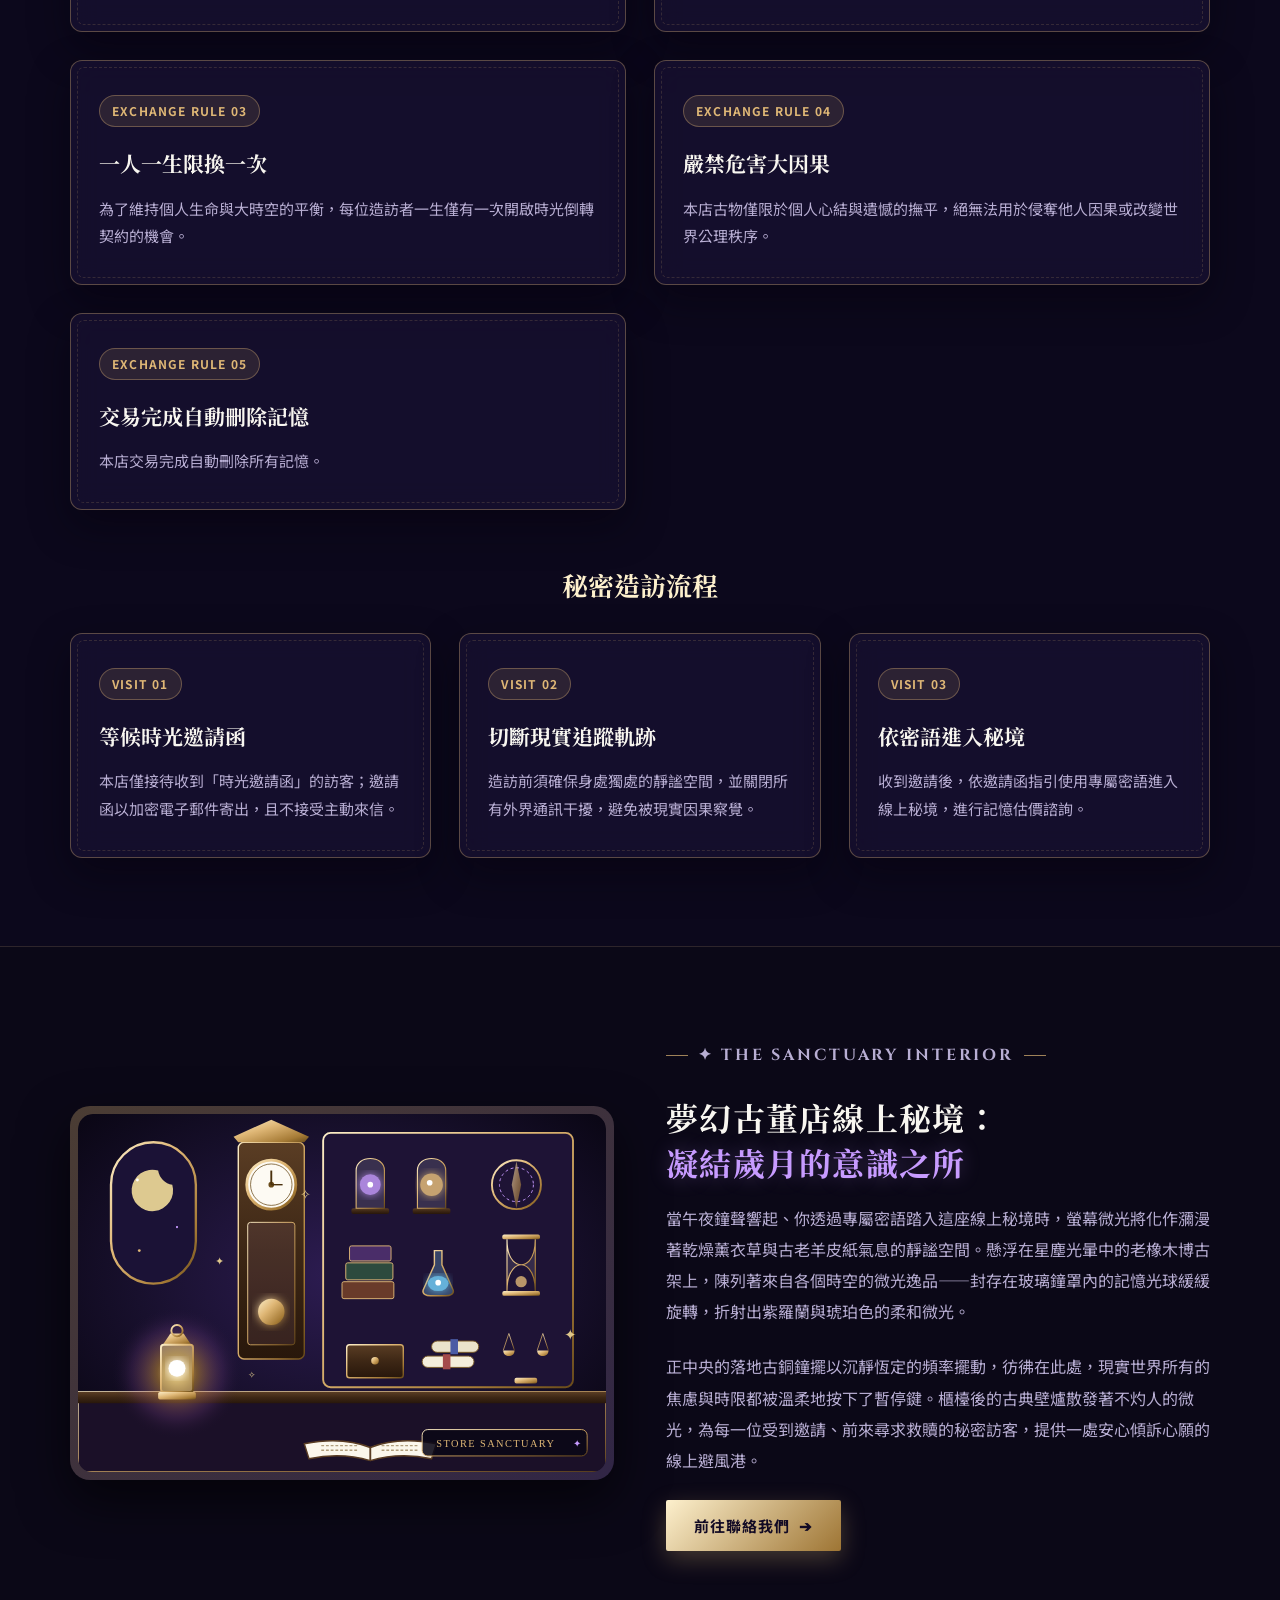
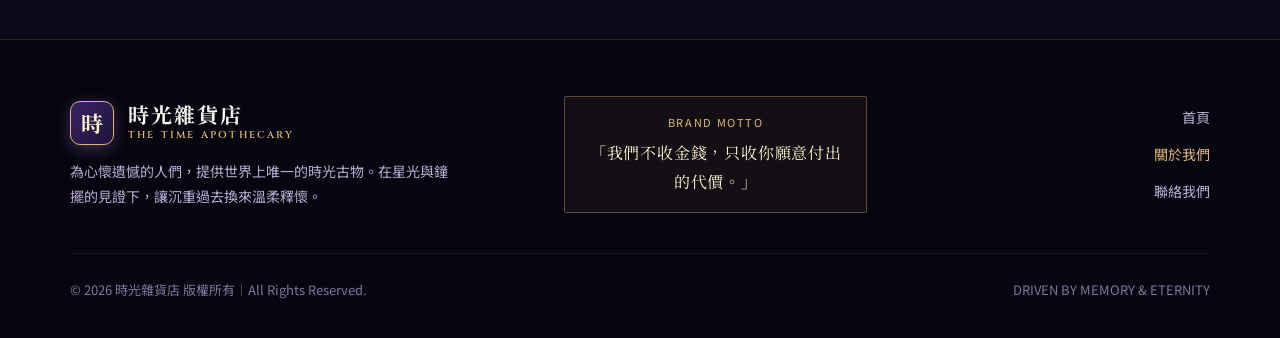
<file: pages/about.html>
<!DOCTYPE html>
<html lang="zh-Hant">
<head>
  <meta charset="UTF-8">
  <meta name="viewport" content="width=device-width, initial-scale=1.0">
  <meta name="description" content="關於時光雜貨店｜探索雜貨店的起源故事、三大經營理念與夢幻古董店內部環境。我們深知每份遺憾的重量，以誠實與敬畏守護每一次時空交換。">
  <title>關於我們｜時光雜貨店</title>
  <link rel="preconnect" href="https://fonts.googleapis.com">
  <link rel="preconnect" href="https://fonts.gstatic.com" crossorigin>
  <link href="https://fonts.googleapis.com/css2?family=Cinzel:wght@600;700;800&family=Noto+Sans+TC:wght@400;500;600;700&family=Noto+Serif+TC:wght@600;700;900&display=swap" rel="stylesheet">
  <link rel="stylesheet" href="assets/css/site.css">
  <script src="assets/js/site.js" defer></script>
</head>
<body>
  <!-- 無障礙跳躍連結 -->
  <a class="skip-link" href="#mainContent">跳至主要內容</a>

  <!-- 頂部共用導覽列 -->
  <header class="site-header" id="header">
    <div class="container header-inner">
      <a class="brand" href="index.html" aria-label="回到時光雜貨店首頁">
        <div class="brand-badge" aria-hidden="true">時</div>
        <div class="brand-info">
          <span class="brand-name">時光雜貨店</span>
          <span class="brand-en">THE TIME APOTHECARY</span>
        </div>
      </a>

      <!-- 行動版選單開關按鈕 -->
      <button class="menu-toggle" type="button" aria-expanded="false" aria-controls="primary-nav" aria-label="切換選單">
        <span class="bar" aria-hidden="true"></span>
        <span class="bar" aria-hidden="true"></span>
        <span class="bar" aria-hidden="true"></span>
      </button>

      <!-- 主要導覽項目 -->
      <nav class="primary-nav" id="primary-nav" aria-label="主要導覽">
        <a class="nav-link" href="index.html">首頁</a>
        <a class="nav-link active" href="about.html" aria-current="page">關於我們</a>
        <a class="nav-link" href="contact.html">聯絡我們</a>
      </nav>
    </div>
  </header>

  <!-- 主要內容區 -->
  <main id="mainContent">
    <!-- 1. 頁面標題與簡介 (Page Hero) -->
    <section class="page-hero" aria-labelledby="aboutHeroHeading">
      <div class="container page-hero-inner">
        <p class="eyebrow">✦ ORIGIN &amp; PHILOSOPHY</p>
        <h1 class="page-title" id="aboutHeroHeading">關於時光雜貨店</h1>
        <p class="page-subtitle">
          因見證世人對過往遺憾的執念，在星光與鐘擺交錯處開設只收「代價」不收金錢的時光雜貨店。
        </p>
      </div>
    </section>

    <!-- 2. 品牌故事：成立起點 (Brand Story) -->
    <section class="section-pad" aria-labelledby="storyHeading">
      <div class="container story-grid">
        <div class="story-text">
          <p class="eyebrow">✦ THE BEGINNING OF ETERNITY</p>
          <h2 class="section-title" id="storyHeading" style="font-size: 32px; text-align: left;">
            成立起點：<br>
            <span class="gold">因見證人間遺憾而誕生的港灣</span>
          </h2>
          <p>
            漫長歲月裡，店主曾無數次凝視人們在命運的岔路口懊悔哭泣——那句被風吹散的告白、那一通未能接聽的長途電話，或是年少時因賭氣而擦肩而過的摯愛。人世間最強烈的靈魂波動，往往不是欲望或野心，而是那些永遠無法挽回的「如果當初」。
          </p>
          <p>
            這些沉重的遺憾凝聚成強大的時空引力，最終在星光與鐘擺交錯的裂隙之中，催生了這座只在深夜開啟的「時光雜貨店」。
          </p>
          <p>
            我們在此蒐集被時光遺落的古老道具，不為榮華富貴，只為給那些深陷執念的人一次重新拾起勇氣的契機。但我們亦深知時間的莊嚴，因此立下了「代價交換」的鐵律：唯有真正願意割捨心中珍寶之人，方能觸摸時光的權柄。
          </p>
        </div>

        <div class="story-quote-card">
          <div style="font-size: 36px; color: var(--gold); margin-bottom: 12px;" aria-hidden="true">❝</div>
          <blockquote>
            「世人皆以為時間無情，<br>
            然而最殘酷的，往往是未能說出口的心意。<br>
            若你願以一段記憶作為通行證，<br>
            這裡的每一面鐘，都願為你逆向旋轉。」
          </blockquote>
          <div class="story-quote-author">— 時光雜貨店 店主手札</div>
        </div>
      </div>
    </section>

    <!-- 3. 奇幻古物圖鑑（12 款） (12 Fantasy Relics Archive) -->
    <section class="section-pad about-relics" aria-labelledby="relicsCatalogHeading">
      <div class="container">
        <div class="section-header">
          <p class="eyebrow">✦ TWELVE HOURS CATALOGUE</p>
          <h2 class="section-title" id="relicsCatalogHeading">奇幻古物圖鑑：<span class="gold">十二時序逸品</span></h2>
          <p class="section-desc">對應古老鐘面上十二時序刻痕，每一件古物皆封存著一段解開心結的奇幻力量。時光雜貨店不收金錢，每一筆契約皆須以誠實的代價等價交換——雖非絕境，卻需交付真心與實質割捨。</p>
        </div>

        <div class="relics-grid">
          <!-- 01:00 -->
          <article class="glass-card relic-catalog-card">
            <div class="relic-hour-tag"><span aria-hidden="true">✦</span> HOUR 01 ‧ 01:00</div>
            <h3 class="relic-catalog-title">逆流雕花懷錶</h3>
            <div class="relic-cost-pill">代價：割捨一年壽元，承擔三個月持續失眠</div>
            <p class="relic-catalog-desc">
              指針逆時針急旋的黃銅懷錶。能讓持有者的個人時間暫時倒退數分鐘修正憾事；但代價是直接扣除一年真實歲月，且接下來三個月夜裡難以深眠，提醒每一次回頭皆有代價。
            </p>
          </article>

          <!-- 02:00 -->
          <article class="glass-card relic-catalog-card">
            <div class="relic-hour-tag"><span aria-hidden="true">✦</span> HOUR 02 ‧ 02:00</div>
            <h3 class="relic-catalog-title">深淵星雲留聲機</h3>
            <div class="relic-cost-pill">代價：徹底遺忘逝者留在腦海中的容顏輪廓</div>
            <p class="relic-catalog-desc">
              浮動著暗紫星雲的古董留聲機。唱針落下能重播早已消逝之人的真實心聲；但因果會帶走你記憶中對其面容的所有畫面，往後你只能在心底記得聲音，卻再也拼湊不出對方的容貌。
            </p>
          </article>

          <!-- 03:00 -->
          <article class="glass-card relic-catalog-card">
            <div class="relic-hour-tag"><span aria-hidden="true">✦</span> HOUR 03 ‧ 03:00</div>
            <h3 class="relic-catalog-title">忘川羊皮信紙</h3>
            <div class="relic-cost-pill">代價：三年之內再也無法向任何人傾訴內心軟弱</div>
            <p class="relic-catalog-desc">
              泛著淡紫微光的古老信紙。能將一生未能說出口的道歉與思念溫柔投遞至對方的今夜夢境；代價是往後整整三年間，你將失去向旁人示弱求助的能力，必須獨自咽下所有委屈。
            </p>
          </article>

          <!-- 04:00 -->
          <article class="glass-card relic-catalog-card">
            <div class="relic-hour-tag"><span aria-hidden="true">✦</span> HOUR 04 ‧ 04:00</div>
            <h3 class="relic-catalog-title">凝時琥珀原石</h3>
            <div class="relic-cost-pill">代價：永久割捨自己童年最驕傲快樂的一段記憶</div>
            <p class="relic-catalog-desc">
              封存蜜金微光的琥珀原石。能將生命中某個純粹幸福的瞬間凝為意識結晶隨時重溫；代價則是古物會永遠抽取你童年最自豪、最無憂無慮的歲月置換，明白幸福無法貪婪地雙重擁有。
            </p>
          </article>

          <!-- 05:00 -->
          <article class="glass-card relic-catalog-card">
            <div class="relic-hour-tag"><span aria-hidden="true">✦</span> HOUR 05 ‧ 05:00</div>
            <h3 class="relic-catalog-title">尋心星軌六分儀</h3>
            <div class="relic-cost-pill">代價：終生不得再返回自己成長出生的故鄉故土</div>
            <p class="relic-catalog-desc">
              不觀測南北經緯的黃銅航海儀器。為迷茫的心校準出通往真正「心之歸所」的明朗前路；代價是契約締結後，一生無法再踏回童年故里，必須背負對故鄉的鄉愁邁向全新人生。
            </p>
          </article>

          <!-- 06:00 -->
          <article class="glass-card relic-catalog-card">
            <div class="relic-hour-tag"><span aria-hidden="true">✦</span> HOUR 06 ‧ 06:00</div>
            <h3 class="relic-catalog-title">破曉琉璃古燈</h3>
            <div class="relic-cost-pill">代價：整整一年無法在夢境中看見任何彩色光影</div>
            <p class="relic-catalog-desc">
              燃點紫金晨光的防風宮燈。能徹底掃除心頭長年積壓的自責與陰影；但交換代價是未來整整一年間，你的所有夢境都將褪成黑白灰階，作為向黑夜交還光明的莊嚴代價。
            </p>
          </article>

          <!-- 07:00 -->
          <article class="glass-card relic-catalog-card">
            <div class="relic-hour-tag"><span aria-hidden="true">✦</span> HOUR 07 ‧ 07:00</div>
            <h3 class="relic-catalog-title">重逢黃銅鑰匙</h3>
            <div class="relic-cost-pill">代價：交付一件珍藏逾十年、極富情感的心愛之物</div>
            <p class="relic-catalog-desc">
              表面刻有星軌刻痕的古鑰。插入門孔能換得十分鐘與往昔故人當面告別的奇蹟；代價是必須永久將自己現實中最珍惜、承載無數心血的一件老物件留在店內，永遠不得贖回。
            </p>
          </article>

          <!-- 08:00 -->
          <article class="glass-card relic-catalog-card">
            <div class="relic-hour-tag"><span aria-hidden="true">✦</span> HOUR 08 ‧ 08:00</div>
            <h3 class="relic-catalog-title">共鳴古銀手鏡</h3>
            <div class="relic-cost-pill">代價：半年內失去開懷大笑的能力，情緒僅維持平靜</div>
            <p class="relic-catalog-desc">
              鏡面如水波蕩漾的水銀鏡。能讓你窺見平行時空中做出不同抉擇的自己以解開執念；代價是接下來半年內無法體驗任何激昂狂喜的歡笑，只能以波瀾不驚的沉靜心情度日。
            </p>
          </article>

          <!-- 09:00 -->
          <article class="glass-card relic-catalog-card">
            <div class="relic-hour-tag"><span aria-hidden="true">✦</span> HOUR 09 ‧ 09:00</div>
            <h3 class="relic-catalog-title">幻塵記憶沙漏</h3>
            <div class="relic-cost-pill">代價：抹去腦海中對初戀心動的所有深刻細節</div>
            <p class="relic-catalog-desc">
              流淌著七彩思念碎屑的玻璃沙漏。顛倒放置時凍結現實喧囂三分鐘，給予關鍵危機時冷靜思索的空間；但代價是永久洗去青春期第一次情竇初開的悸動細節，只留下一片空白淡然。
            </p>
          </article>

          <!-- 10:00 -->
          <article class="glass-card relic-catalog-card">
            <div class="relic-hour-tag"><span aria-hidden="true">✦</span> HOUR 10 ‧ 10:00</div>
            <h3 class="relic-catalog-title">真言星紋面具</h3>
            <div class="relic-cost-pill">代價：整整一個月內無法對任何人說出違心謊言</div>
            <p class="relic-catalog-desc">
              綴有星辰金線的白瓷面具。戴上後能看穿至親摯友隱藏的真實心意；但代價是交換後一個月內，你必須無條件坦承所有真話，無法使用任何客套社交謊言來保護自己。
            </p>
          </article>

          <!-- 11:00 -->
          <article class="glass-card relic-catalog-card">
            <div class="relic-hour-tag"><span aria-hidden="true">✦</span> HOUR 11 ‧ 11:00</div>
            <h3 class="relic-catalog-title">溯迴夜鷺鋼筆</h3>
            <div class="relic-cost-pill">代價：永久遺忘一項苦練多年、最擅長的手藝才能</div>
            <p class="relic-catalog-desc">
              以神秘夜鷺羽毛製成的墨水筆。在書頁劃去過往草率承諾能撫平多年心結；但因果會取走你身上一項引以為傲的手藝技能（如琴藝、繪畫或烘焙），讓你從頭體會努力的重擔。
            </p>
          </article>

          <!-- 12:00 -->
          <article class="glass-card relic-catalog-card">
            <div class="relic-hour-tag"><span aria-hidden="true">✦</span> HOUR 12 ‧ 12:00</div>
            <h3 class="relic-catalog-title">子夜宿命天秤</h3>
            <div class="relic-cost-pill">代價：自願將未來五年歲月奉獻於照顧弱小之義務</div>
            <p class="relic-catalog-desc">
              店內位階最高的神聖天秤。能助你跨越看似無解的宿命泥淖逆轉困局；但天秤要求的是你必須以五年真誠利他的實質行動承擔世間責任，用實質付出換取命運的寬恕與平衡。
            </p>
          </article>
        </div>
      </div>
    </section>

    <!-- 4. 代價交換鐵則與秘密造訪流程 -->
    <section class="section-pad about-exchange" aria-labelledby="exchangeHeading">
      <div class="container">
        <div class="section-header">
          <p class="eyebrow">✦ TERMS &amp; SECRET VISIT</p>
          <h2 class="section-title" id="exchangeHeading">代價交換鐵則與<span class="gold">秘密造訪流程</span></h2>
          <p class="section-desc">踏入線上秘境進行交換前，請務必詳閱以下守則。時間之流莊嚴不可輕慢，每一次抉擇皆牽動因果。</p>
        </div>

        <div class="principles-grid">
          <article class="glass-card principle-card">
            <span class="principle-tag">EXCHANGE RULE 01</span>
            <h3 class="principle-title">確認自我意志</h3>
            <p class="principle-desc">請在造訪前深思，你是否真已準備好永遠割捨某段珍貴記憶、某種深刻情感，或屬於未來的歲月時間？</p>
          </article>
          <article class="glass-card principle-card">
            <span class="principle-tag">EXCHANGE RULE 02</span>
            <h3 class="principle-title">契約一經成立概不反悔</h3>
            <p class="principle-desc">代價交換儀式完成後，因果即刻生效，古物無法退換，交付之記憶與情感亦無法重新取回。</p>
          </article>
          <article class="glass-card principle-card">
            <span class="principle-tag">EXCHANGE RULE 03</span>
            <h3 class="principle-title">一人一生限換一次</h3>
            <p class="principle-desc">為了維持個人生命與大時空的平衡，每位造訪者一生僅有一次開啟時光倒轉契約的機會。</p>
          </article>
          <article class="glass-card principle-card">
            <span class="principle-tag">EXCHANGE RULE 04</span>
            <h3 class="principle-title">嚴禁危害大因果</h3>
            <p class="principle-desc">本店古物僅限於個人心結與遺憾的撫平，絕無法用於侵奪他人因果或改變世界公理秩序。</p>
          </article>
          <article class="glass-card principle-card">
            <span class="principle-tag">EXCHANGE RULE 05</span>
            <h3 class="principle-title">交易完成自動刪除記憶</h3>
            <p class="principle-desc">本店交易完成自動刪除所有記憶。</p>
          </article>
        </div>

        <h3 class="about-visit-heading" id="visitFlowHeading">秘密造訪流程</h3>
        <div class="about-visit-grid" aria-labelledby="visitFlowHeading">
          <article class="glass-card about-visit-card">
            <span class="principle-tag">VISIT 01</span>
            <h4 class="principle-title">等候時光邀請函</h4>
            <p class="principle-desc">本店僅接待收到「時光邀請函」的訪客；邀請函以加密電子郵件寄出，且不接受主動來信。</p>
          </article>
          <article class="glass-card about-visit-card">
            <span class="principle-tag">VISIT 02</span>
            <h4 class="principle-title">切斷現實追蹤軌跡</h4>
            <p class="principle-desc">造訪前須確保身處獨處的靜謐空間，並關閉所有外界通訊干擾，避免被現實因果察覺。</p>
          </article>
          <article class="glass-card about-visit-card">
            <span class="principle-tag">VISIT 03</span>
            <h4 class="principle-title">依密語進入秘境</h4>
            <p class="principle-desc">收到邀請後，依邀請函指引使用專屬密語進入線上秘境，進行記憶估價諮詢。</p>
          </article>
        </div>
      </div>
    </section>

    <!-- 5. 店內環境與聯絡 CTA (Environment) -->
    <section class="section-pad" aria-labelledby="envHeading">
      <div class="container env-grid">
        <div class="env-media">
          <div class="env-media-frame">
            <img 
              src="assets/images/about-shop-interior.svg" 
              alt="時光雜貨店內部陳列著時鐘、記憶水晶瓶與微光古董的靜謐空間" 
              width="560" 
              height="380" 
              class="env-media-img"
            >
          </div>
        </div>

        <div class="env-content">
          <p class="eyebrow">✦ THE SANCTUARY INTERIOR</p>
          <h2 class="section-title" id="envHeading" style="font-size: 32px; text-align: left;">
            夢幻古董店線上秘境：<br>
            <span class="lavender">凝結歲月的意識之所</span>
          </h2>
          <p>
            當午夜鐘聲響起、你透過專屬密語踏入這座線上秘境時，螢幕微光將化作瀰漫著乾燥薰衣草與古老羊皮紙氣息的靜謐空間。懸浮在星塵光暈中的老橡木博古架上，陳列著來自各個時空的微光逸品——封存在玻璃鐘罩內的記憶光球緩緩旋轉，折射出紫羅蘭與琥珀色的柔和微光。
          </p>
          <p>
            正中央的落地古銅鐘擺以沉靜恆定的頻率擺動，彷彿在此處，現實世界所有的焦慮與時限都被溫柔地按下了暫停鍵。櫃檯後的古典壁爐散發著不灼人的微光，為每一位受到邀請、前來尋求救贖的秘密訪客，提供一處安心傾訴心願的線上避風港。
          </p>
          <a class="btn btn-gold" href="contact.html">
            <span>前往聯絡我們</span>
            <span aria-hidden="true">➔</span>
          </a>
        </div>
      </div>
    </section>
  </main>

  <!-- 底部共用頁尾 -->
  <footer class="site-footer">
    <div class="container footer-inner">
      <div class="footer-brand">
        <a class="brand" href="index.html" aria-label="回到時光雜貨店首頁">
          <div class="brand-badge" aria-hidden="true">時</div>
          <div class="brand-info">
            <span class="brand-name">時光雜貨店</span>
            <span class="brand-en">THE TIME APOTHECARY</span>
          </div>
        </a>
        <p class="footer-brand-desc">
          為心懷遺憾的人們，提供世界上唯一的時光古物。在星光與鐘擺的見證下，讓沉重過去換來溫柔釋懷。
        </p>
      </div>

      <div class="footer-motto-box">
        <div class="footer-motto-label">BRAND MOTTO</div>
        <div class="footer-motto-text">「我們不收金錢，只收你願意付出的代價。」</div>
      </div>

      <nav class="footer-nav" aria-label="頁尾快速導覽">
        <a href="index.html">首頁</a>
        <a href="about.html" class="active" aria-current="page">關於我們</a>
        <a href="contact.html">聯絡我們</a>
      </nav>
    </div>

    <div class="container footer-bottom">
      <div>© 2026 時光雜貨店 版權所有｜All Rights Reserved.</div>
      <div>DRIVEN BY MEMORY &amp; ETERNITY</div>
    </div>
  </footer>
</body>
</html>
</file>
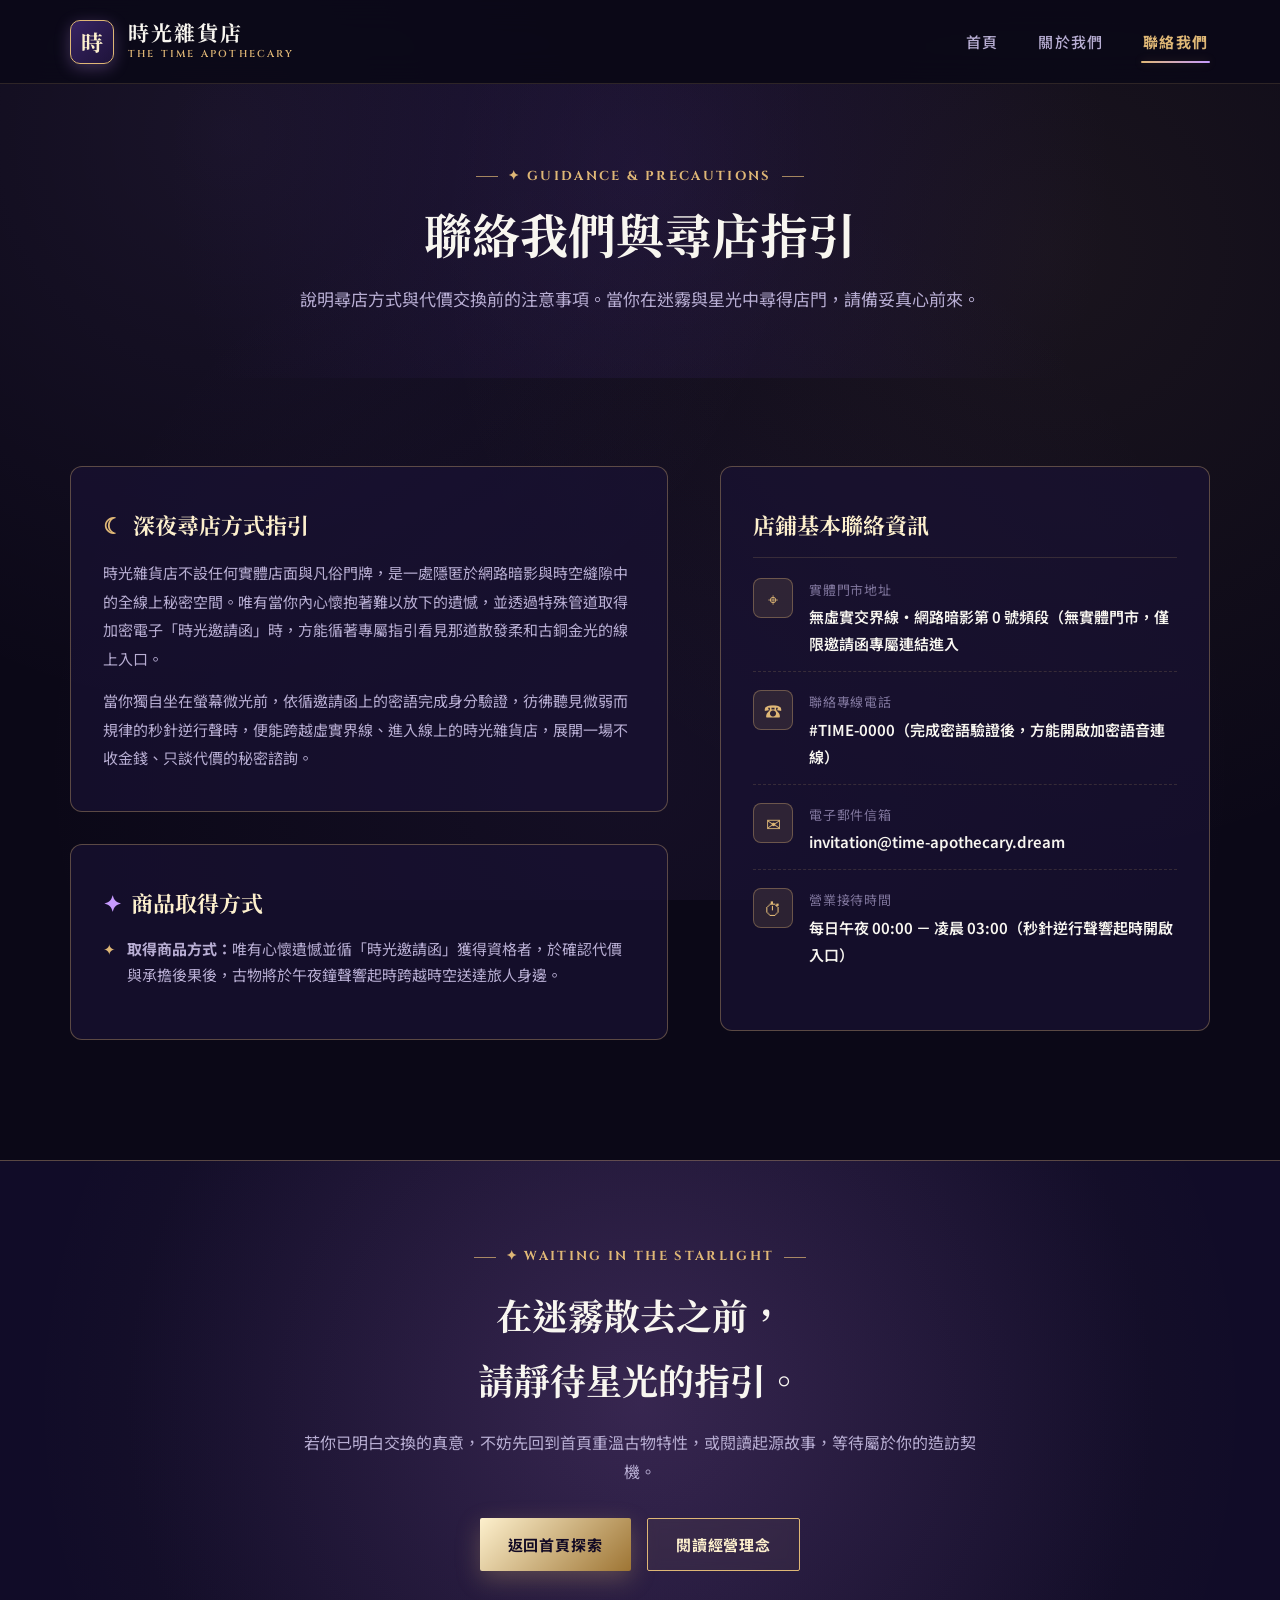
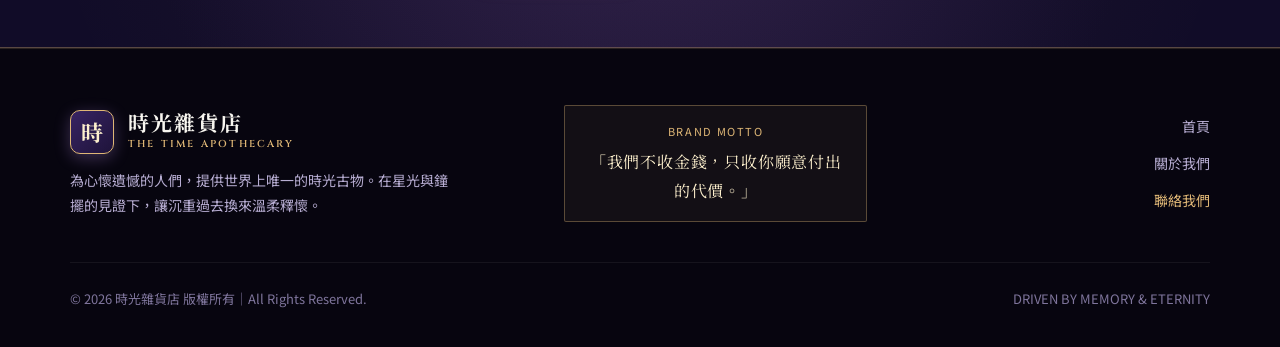
<file: pages/contact.html>
<!DOCTYPE html>
<html lang="zh-Hant">
<head>
  <meta charset="UTF-8">
  <meta name="viewport" content="width=device-width, initial-scale=1.0">
  <meta name="description" content="聯絡時光雜貨店｜提供深夜尋店指引與代價交換前的重要注意事項。店址、電話與通訊資訊待補中，歡迎靜候星光指引。">
  <title>聯絡我們｜時光雜貨店</title>
  <link rel="preconnect" href="https://fonts.googleapis.com">
  <link rel="preconnect" href="https://fonts.gstatic.com" crossorigin>
  <link href="https://fonts.googleapis.com/css2?family=Cinzel:wght@600;700;800&family=Noto+Sans+TC:wght@400;500;600;700&family=Noto+Serif+TC:wght@600;700;900&display=swap" rel="stylesheet">
  <link rel="stylesheet" href="assets/css/site.css">
  <script src="assets/js/site.js" defer></script>
</head>
<body>
  <!-- 無障礙跳躍連結 -->
  <a class="skip-link" href="#mainContent">跳至主要內容</a>

  <!-- 頂部共用導覽列 -->
  <header class="site-header" id="header">
    <div class="container header-inner">
      <a class="brand" href="index.html" aria-label="回到時光雜貨店首頁">
        <div class="brand-badge" aria-hidden="true">時</div>
        <div class="brand-info">
          <span class="brand-name">時光雜貨店</span>
          <span class="brand-en">THE TIME APOTHECARY</span>
        </div>
      </a>

      <!-- 行動版選單開關按鈕 -->
      <button class="menu-toggle" type="button" aria-expanded="false" aria-controls="primary-nav" aria-label="切換選單">
        <span class="bar" aria-hidden="true"></span>
        <span class="bar" aria-hidden="true"></span>
        <span class="bar" aria-hidden="true"></span>
      </button>

      <!-- 主要導覽項目 -->
      <nav class="primary-nav" id="primary-nav" aria-label="主要導覽">
        <a class="nav-link" href="index.html">首頁</a>
        <a class="nav-link" href="about.html">關於我們</a>
        <a class="nav-link active" href="contact.html" aria-current="page">聯絡我們</a>
      </nav>
    </div>
  </header>

  <!-- 主要內容區 -->
  <main id="mainContent">
    <!-- 1. 頁面標題與簡介 (Page Hero) -->
    <section class="page-hero" aria-labelledby="contactHeroHeading">
      <div class="container page-hero-inner">
        <p class="eyebrow">✦ GUIDANCE &amp; PRECAUTIONS</p>
        <h1 class="page-title" id="contactHeroHeading">聯絡我們與尋店指引</h1>
        <p class="page-subtitle">
          說明尋店方式與代價交換前的注意事項。當你在迷霧與星光中尋得店門，請備妥真心前來。
        </p>
      </div>
    </section>

    <!-- 2. 尋店指引與交換守則 (Guidance & Store Info Grid) -->
    <section class="section-pad" aria-labelledby="guidanceHeading">
      <div class="container contact-grid">
        <!-- 左側：尋店指引與注意事項 -->
        <div class="guidance-col">
          <!-- 尋店方式說明 -->
          <article class="guide-box">
            <h3 id="guidanceHeading">
              <span style="color: var(--gold);" aria-hidden="true">☾</span>
              <span>深夜尋店方式指引</span>
            </h3>
            <p>
              時光雜貨店不設任何實體店面與凡俗門牌，是一處隱匿於網路暗影與時空縫隙中的全線上秘密空間。唯有當你內心懷抱著難以放下的遺憾，並透過特殊管道取得加密電子「時光邀請函」時，方能循著專屬指引看見那道散發柔和古銅金光的線上入口。
            </p>
            <p>
              當你獨自坐在螢幕微光前，依循邀請函上的密語完成身分驗證，彷彿聽見微弱而規律的秒針逆行聲時，便能跨越虛實界線、進入線上的時光雜貨店，展開一場不收金錢、只談代價的秘密諮詢。
            </p>
          </article>

          <!-- 代價收取與商品取得方式 -->
          <article class="guide-box">
            <h3>
              <span style="color: var(--lavender);" aria-hidden="true">✦</span>
              <span>商品取得方式</span>
            </h3>
            <ul class="notice-list">
              <li>
                <strong>取得商品方式：</strong>唯有心懷遺憾並循「時光邀請函」獲得資格者，於確認代價與承擔後果後，古物將於午夜鐘聲響起時跨越時空送達旅人身邊。
              </li>
            </ul>
          </article>
        </div>

        <!-- 右側：聯絡資訊卡 -->
        <div class="info-col">
          <aside class="info-card" aria-labelledby="infoTitle">
            <h3 id="infoTitle">店鋪基本聯絡資訊</h3>

            <div class="info-list">
              <!-- 地址 -->
              <div class="info-item">
                <div class="info-icon" aria-hidden="true">⌖</div>
                <div class="info-content">
                  <div class="info-label">實體門市地址</div>
                  <div class="info-val">無虛實交界線・網路暗影第 0 號頻段（無實體門市，僅限邀請函專屬連結進入</div>
                </div>
              </div>

              <!-- 電話 -->
              <div class="info-item">
                <div class="info-icon" aria-hidden="true">☎</div>
                <div class="info-content">
                  <div class="info-label">聯絡專線電話</div>
                  <div class="info-val">#TIME-0000（完成密語驗證後，方能開啟加密語音連線）</div>
                </div>
              </div>

              <!-- Email -->
              <div class="info-item">
                <div class="info-icon" aria-hidden="true">✉</div>
                <div class="info-content">
                  <div class="info-label">電子郵件信箱</div>
                  <div class="info-val">invitation@time-apothecary.dream</div>
                </div>
              </div>

              <!-- 營業時間 -->
              <div class="info-item">
                <div class="info-icon" aria-hidden="true">⏱</div>
                <div class="info-content">
                  <div class="info-label">營業接待時間</div>
                  <div class="info-val">每日午夜 00:00 － 凌晨 03:00（秒針逆行聲響起時開啟入口）</div>
                </div>
              </div>
            </div>
          </aside>
        </div>
      </div>
    </section>

    <!-- 3. 結語提示區塊 -->
    <section class="cta-band" aria-labelledby="contactCtaHeading">
      <div class="container cta-inner">
        <p class="eyebrow">✦ WAITING IN THE STARLIGHT</p>
        <h2 class="cta-title" id="contactCtaHeading">在迷霧散去之前，<br>請靜待星光的指引。</h2>
        <p class="cta-desc">
          若你已明白交換的真意，不妨先回到首頁重溫古物特性，或閱讀起源故事，等待屬於你的造訪契機。
        </p>
        <div class="cta-buttons">
          <a class="btn btn-gold" href="index.html">返回首頁探索</a>
          <a class="btn btn-outline" href="about.html">閱讀經營理念</a>
        </div>
      </div>
    </section>
  </main>

  <!-- 底部共用頁尾 -->
  <footer class="site-footer">
    <div class="container footer-inner">
      <div class="footer-brand">
        <a class="brand" href="index.html" aria-label="回到時光雜貨店首頁">
          <div class="brand-badge" aria-hidden="true">時</div>
          <div class="brand-info">
            <span class="brand-name">時光雜貨店</span>
            <span class="brand-en">THE TIME APOTHECARY</span>
          </div>
        </a>
        <p class="footer-brand-desc">
          為心懷遺憾的人們，提供世界上唯一的時光古物。在星光與鐘擺的見證下，讓沉重過去換來溫柔釋懷。
        </p>
      </div>

      <div class="footer-motto-box">
        <div class="footer-motto-label">BRAND MOTTO</div>
        <div class="footer-motto-text">「我們不收金錢，只收你願意付出的代價。」</div>
      </div>

      <nav class="footer-nav" aria-label="頁尾快速導覽">
        <a href="index.html">首頁</a>
        <a href="about.html">關於我們</a>
        <a href="contact.html" class="active" aria-current="page">聯絡我們</a>
      </nav>
    </div>

    <div class="container footer-bottom">
      <div>© 2026 時光雜貨店 版權所有｜All Rights Reserved.</div>
      <div>DRIVEN BY MEMORY &amp; ETERNITY</div>
    </div>
  </footer>
</body>
</html>
</file>
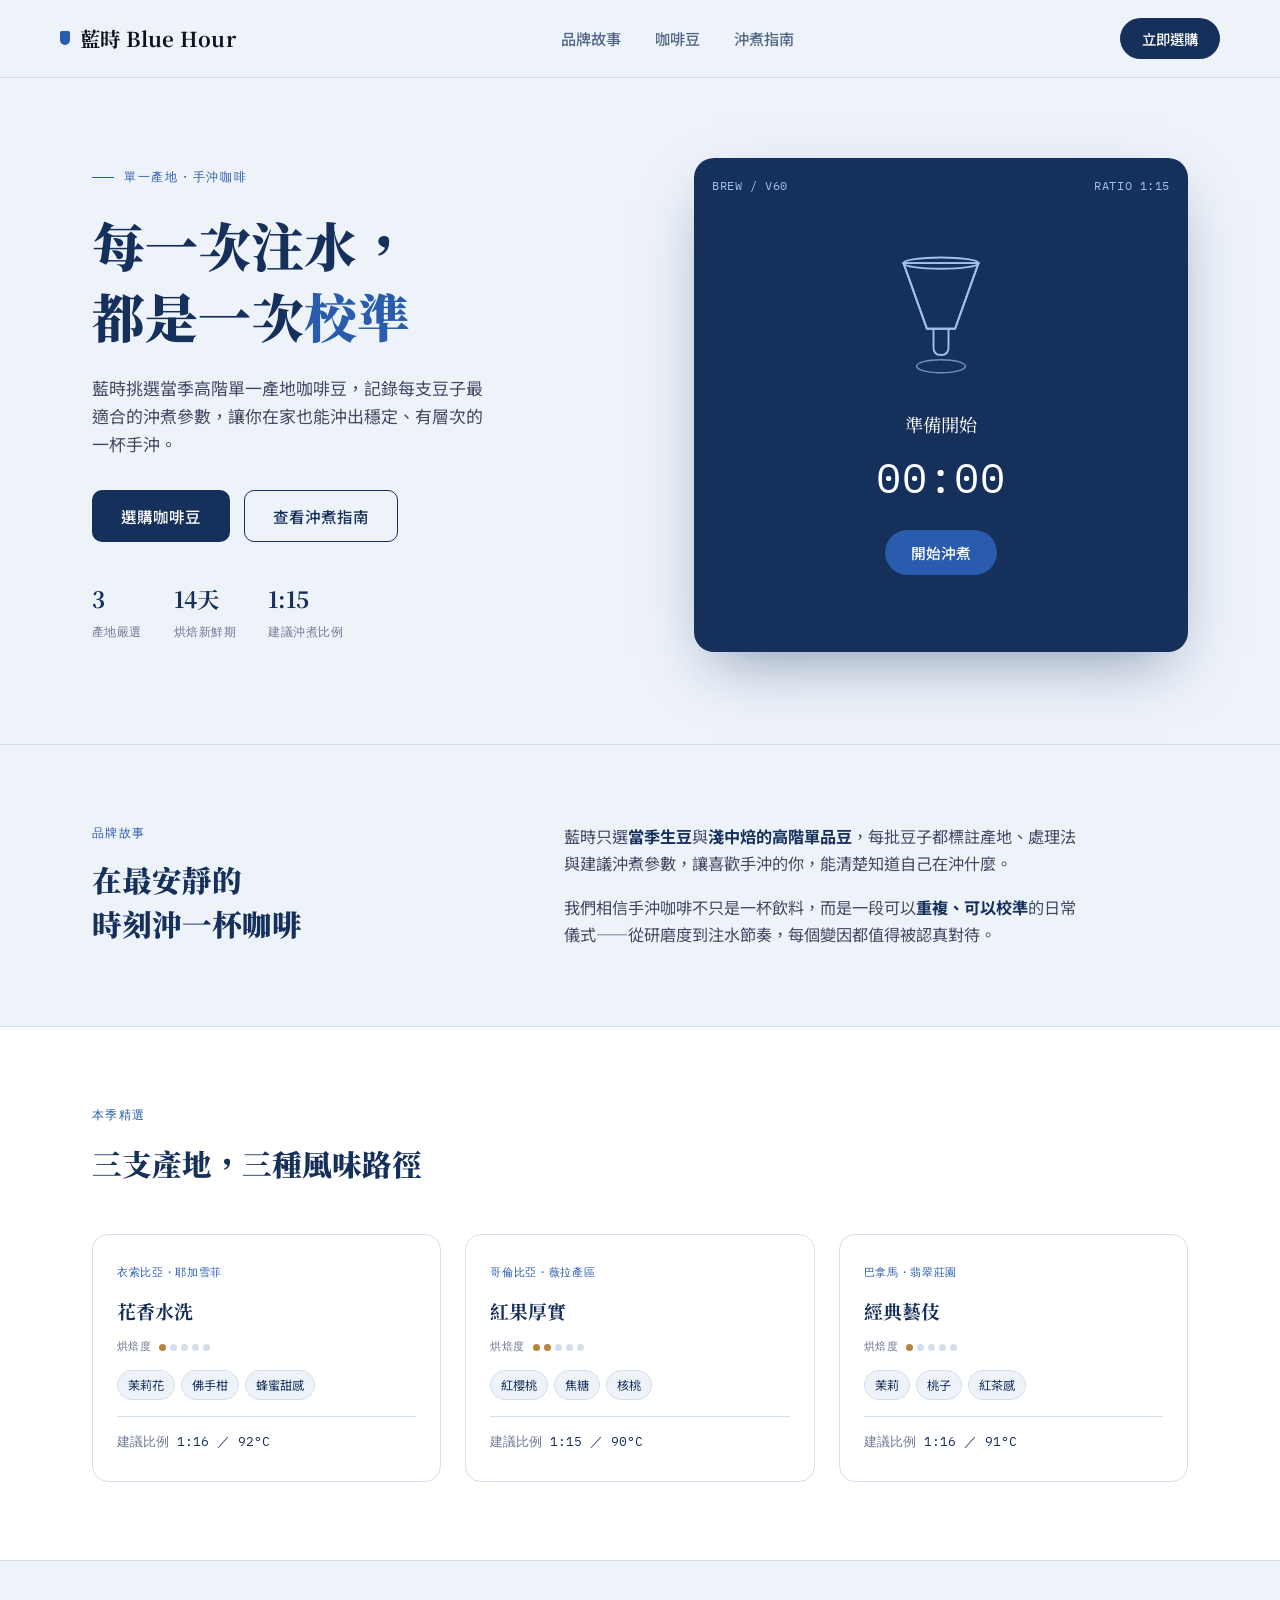
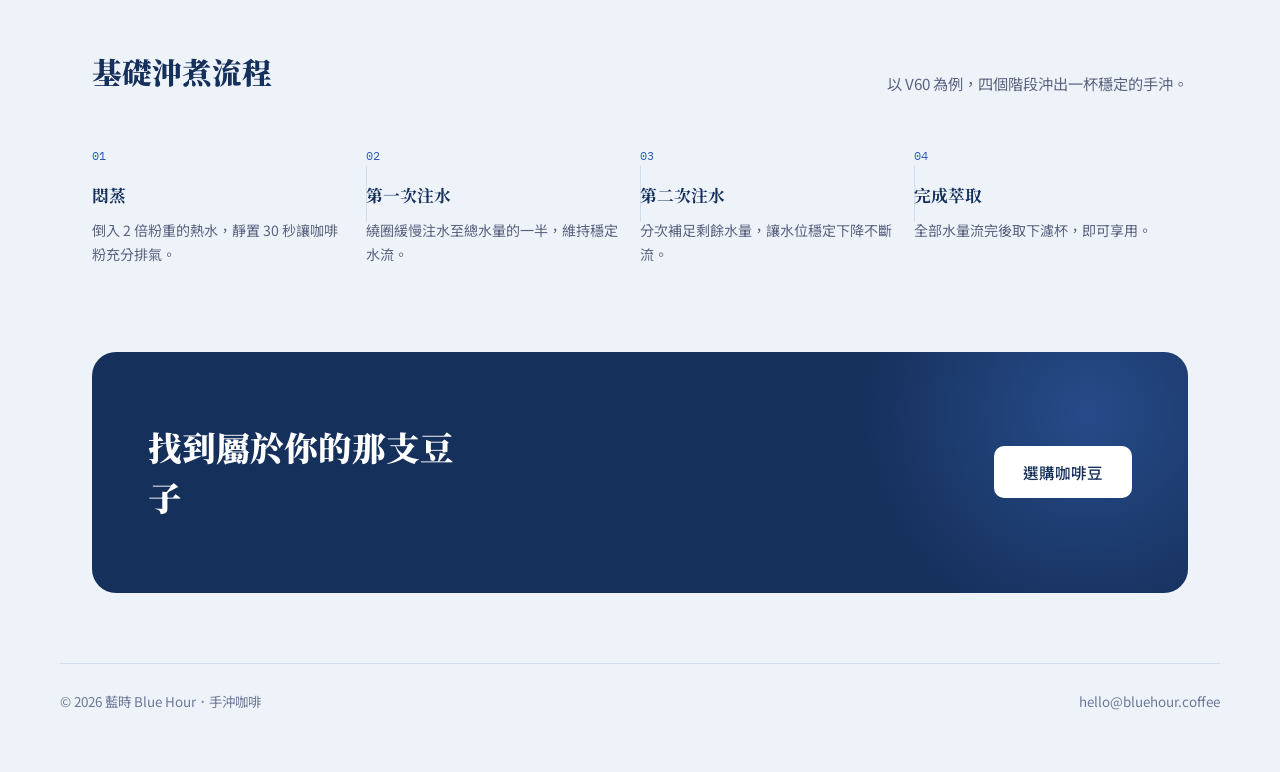
<file: w1/claude.html>
<!DOCTYPE html>
<html lang="zh-Hant">
<head>
<meta charset="UTF-8">
<meta name="viewport" content="width=device-width, initial-scale=1.0">
<title>藍時 Blue Hour｜手沖咖啡</title>
<link rel="preconnect" href="https://fonts.googleapis.com">
<link rel="preconnect" href="https://fonts.gstatic.com" crossorigin>
<link href="https://fonts.googleapis.com/css2?family=Noto+Serif+TC:wght@500;700;900&family=Noto+Sans+TC:wght@400;500;700&family=IBM+Plex+Mono:wght@400;500&display=swap" rel="stylesheet">
<style>
  :root{
    --ink: #0B1220;
    --deep: #16305C;
    --blue: #2A5CAD;
    --blue-bright: #3E74CC;
    --paper: #EEF3FA;
    --mist: #D3DEEC;
    --white: #FFFFFF;
    --roast: #B9843E;

    --display: 'Noto Serif TC', serif;
    --body: 'Noto Sans TC', sans-serif;
    --mono: 'IBM Plex Mono', monospace;
  }

  *{ box-sizing:border-box; margin:0; padding:0; }
  html{ scroll-behavior:smooth; }
  body{
    background: var(--paper);
    color: var(--ink);
    font-family: var(--body);
    line-height:1.65;
    -webkit-font-smoothing:antialiased;
  }
  a{ color:inherit; text-decoration:none; }
  ul{ list-style:none; }
  button{ font-family:inherit; cursor:pointer; }
  :focus-visible{ outline:2px solid var(--blue); outline-offset:3px; border-radius:4px; }

  .wrap{ max-width:1160px; margin:0 auto; padding:0 32px; }

  /* NAV */
  header.site{
    position:sticky; top:0; z-index:50;
    background: rgba(238,243,250,0.88);
    backdrop-filter: blur(10px);
    border-bottom:1px solid var(--mist);
  }
  .nav{ display:flex; align-items:center; justify-content:space-between; padding:18px 0; }
  .logo{ font-family:var(--display); font-weight:700; font-size:1.28rem; letter-spacing:0.02em; display:flex; align-items:center; gap:10px; }
  .logo .mark{ width:10px; height:14px; background:var(--blue); border-radius:2px 2px 6px 6px; }
  .nav-links{ display:flex; gap:34px; font-size:0.95rem; font-weight:500; color:var(--deep); }
  .nav-links a{ opacity:0.72; transition:opacity .15s ease; }
  .nav-links a:hover{ opacity:1; }
  .nav-cta{
    background:var(--deep); color:var(--white);
    padding:10px 22px; border-radius:999px; font-size:0.9rem; font-weight:500;
    border:none; transition:background .15s ease, transform .15s ease;
  }
  .nav-cta:hover{ background:var(--blue); transform:translateY(-1px); }

  /* HERO */
  .hero{ padding:80px 0 92px; }
  .hero-grid{ display:grid; grid-template-columns:1.05fr 0.95fr; gap:56px; align-items:center; }
  .eyebrow{
    font-family:var(--mono); font-size:0.76rem; letter-spacing:0.14em; text-transform:uppercase;
    color:var(--blue); display:flex; align-items:center; gap:10px; margin-bottom:22px;
  }
  .eyebrow::before{ content:""; width:22px; height:1px; background:var(--blue); }
  .hero h1{
    font-family:var(--display); font-weight:900; font-size:clamp(2.1rem,4.2vw,3.3rem);
    line-height:1.35; color:var(--deep); margin-bottom:22px;
  }
  .hero h1 em{ font-style:normal; color:var(--blue); }
  .hero p.lede{ font-size:1.06rem; color:#3F4A63; max-width:44ch; margin-bottom:32px; }
  .hero-actions{ display:flex; gap:14px; flex-wrap:wrap; margin-bottom:38px; }
  .btn-primary, .btn-ghost{
    padding:14px 28px; border-radius:10px; font-size:0.97rem; font-weight:500;
    border:1px solid transparent; transition:all .15s ease; display:inline-flex; align-items:center; gap:8px;
  }
  .btn-primary{ background:var(--deep); color:var(--white); }
  .btn-primary:hover{ background:var(--blue); transform:translateY(-1px); }
  .btn-ghost{ background:transparent; border-color:var(--deep); color:var(--deep); }
  .btn-ghost:hover{ background:var(--deep); color:var(--white); }

  .hero-stats{ display:flex; gap:32px; font-family:var(--mono); }
  .hero-stats div strong{ display:block; font-size:1.4rem; font-family:var(--display); color:var(--deep); }
  .hero-stats div span{ font-size:0.74rem; color:#6E7896; letter-spacing:0.04em; }

  /* SIGNATURE: brew timer */
  .brewer{
    position:relative; background:var(--deep); border-radius:20px;
    aspect-ratio:1/1; overflow:hidden;
    box-shadow:0 24px 60px -20px rgba(22,48,92,0.5);
    display:flex; flex-direction:column; align-items:center; justify-content:center;
    padding: 26px;
  }
  .brewer-hud{
    position:absolute; top:18px; left:18px; right:18px;
    display:flex; justify-content:space-between;
    font-family:var(--mono); font-size:0.72rem; color:#9FC1EE; letter-spacing:0.05em;
  }
  .brewer-stage{
    font-family:var(--display); color:var(--white); font-size:1.15rem;
    margin-top: 6px; margin-bottom: 4px; text-align:center; min-height: 1.6em;
  }
  .brewer-time{
    font-family:var(--mono); font-size:2.6rem; color:var(--white); letter-spacing:0.02em; margin-bottom:18px;
  }
  .dripper-svg{ width:150px; margin-bottom: 18px; }
  .brewer-btn{
    background:var(--blue); color:var(--white); border:none;
    padding:12px 26px; border-radius:999px; font-size:0.92rem; font-weight:500;
    transition:background .15s ease;
  }
  .brewer-btn:hover{ background:var(--blue-bright); }
  .brewer-btn:disabled{ opacity:0.55; cursor:default; }

  /* STORY */
  .story{ padding:78px 0; border-top:1px solid var(--mist); }
  .story-grid{ display:grid; grid-template-columns:0.8fr 1.2fr; gap:56px; }
  .section-label{
    font-family:var(--mono); font-size:0.76rem; letter-spacing:0.12em; text-transform:uppercase;
    color:var(--blue); margin-bottom:14px;
  }
  .story h2{ font-family:var(--display); font-weight:900; font-size:1.85rem; color:var(--deep); line-height:1.5; }
  .story-body p{ font-size:1.01rem; color:#3F4A63; margin-bottom:18px; max-width:58ch; }
  .story-body p:last-child{ margin-bottom:0; }
  .story-body strong{ color:var(--deep); }

  /* BEANS */
  .beans{ padding:78px 0; background:var(--white); border-top:1px solid var(--mist); border-bottom:1px solid var(--mist); }
  .beans-head{ max-width:640px; margin-bottom:46px; }
  .beans-head h2{ font-family:var(--display); font-weight:900; font-size:1.85rem; color:var(--deep); margin-top:10px; }
  .bean-cards{ display:grid; grid-template-columns:repeat(3,1fr); gap:24px; }
  .b-card{
    border:1px solid var(--mist); border-radius:16px; padding:28px 24px;
    transition:border-color .15s ease, transform .15s ease;
  }
  .b-card:hover{ border-color:var(--blue-bright); transform:translateY(-3px); }
  .b-card .origin{ font-family:var(--mono); font-size:0.7rem; color:var(--blue); letter-spacing:0.06em; margin-bottom:14px; }
  .b-card h3{ font-family:var(--display); font-weight:700; font-size:1.18rem; color:var(--deep); margin-bottom:12px; }
  .roast-bar{ display:flex; align-items:center; gap:8px; margin-bottom:14px; }
  .roast-bar .label{ font-family:var(--mono); font-size:0.68rem; color:#6E7896; letter-spacing:0.04em; }
  .roast-dots{ display:flex; gap:4px; }
  .roast-dots span{ width:7px; height:7px; border-radius:50%; background:var(--mist); }
  .roast-dots span.on{ background:var(--roast); }
  .flavor-tags{ display:flex; flex-wrap:wrap; gap:6px; margin-bottom:16px; }
  .flavor-tags span{
    font-size:0.76rem; padding:4px 10px; border-radius:999px;
    background:var(--paper); color:var(--deep); border:1px solid var(--mist);
  }
  .b-card .ratio{ font-family:var(--mono); font-size:0.82rem; color:var(--deep); border-top:1px solid var(--mist); padding-top:14px; }
  .b-card .ratio span{ color:#6E7896; }

  /* GUIDE */
  .guide{ padding:86px 0; }
  .guide-head{ display:flex; justify-content:space-between; align-items:flex-end; margin-bottom:50px; gap:24px; flex-wrap:wrap; }
  .guide-head h2{ font-family:var(--display); font-weight:900; font-size:1.85rem; color:var(--deep); }
  .guide-head p{ max-width:38ch; color:#5B637F; font-size:0.95rem; }
  .steps{ display:grid; grid-template-columns:repeat(4,1fr); position:relative; }
  .step{ position:relative; padding:0 22px 0 0; }
  .step:not(:last-child)::after{
    content:""; position:absolute; top:20px; right:-1px; width:1px; height:56px; background:var(--mist);
  }
  .step .num{ font-family:var(--mono); font-size:0.76rem; color:var(--blue); margin-bottom:16px; display:block; }
  .step h3{ font-family:var(--display); font-weight:700; font-size:1.05rem; color:var(--deep); margin-bottom:10px; }
  .step p{ font-size:0.88rem; color:#5B637F; }

  /* CTA */
  .cta{
    background:var(--deep); color:var(--white); border-radius:24px; margin:0 32px 32px;
    padding:70px 56px; position:relative; overflow:hidden;
  }
  .cta::before{
    content:""; position:absolute; width:460px; height:460px;
    background:radial-gradient(circle, rgba(62,116,204,0.4), transparent 70%);
    top:-170px; right:-130px; border-radius:50%;
  }
  .cta-inner{ position:relative; z-index:2; display:flex; justify-content:space-between; align-items:center; gap:40px; flex-wrap:wrap; }
  .cta h2{ font-family:var(--display); font-weight:900; font-size:clamp(1.5rem,2.8vw,2.1rem); max-width:16ch; line-height:1.5; }
  .cta .btn-primary{ background:var(--white); color:var(--deep); white-space:nowrap; }
  .cta .btn-primary:hover{ background:var(--paper); }

  footer.site{ padding:38px 32px 60px; }
  .footer-grid{
    max-width:1160px; margin:0 auto; display:flex; justify-content:space-between; align-items:center;
    flex-wrap:wrap; gap:16px; font-size:0.84rem; color:#6E7896; border-top:1px solid var(--mist); padding-top:26px;
  }

  @media (prefers-reduced-motion:reduce){ *{ animation-duration:0.001ms !important; transition-duration:0.001ms !important; } }

  @media (max-width:880px){
    .hero-grid{ grid-template-columns:1fr; }
    .brewer{ order:-1; max-width:400px; margin:0 auto 8px; }
    .story-grid{ grid-template-columns:1fr; gap:28px; }
    .bean-cards{ grid-template-columns:1fr; }
    .steps{ grid-template-columns:1fr 1fr; row-gap:32px; }
    .step:nth-child(2)::after{ display:none; }
    .nav-links{ display:none; }
    .cta{ margin:0 16px 16px; padding:46px 28px; }
    .cta-inner{ flex-direction:column; align-items:flex-start; }
  }
  @media (max-width:520px){
    .wrap{ padding:0 20px; }
    .steps{ grid-template-columns:1fr; }
    .step:not(:last-child)::after{ display:none; }
    .hero-stats{ gap:20px; }
  }
</style>
</head>
<body>

<header class="site">
  <nav class="wrap nav">
    <div class="logo"><span class="mark"></span>藍時 Blue Hour</div>
    <ul class="nav-links">
      <li><a href="#story">品牌故事</a></li>
      <li><a href="#beans">咖啡豆</a></li>
      <li><a href="#guide">沖煮指南</a></li>
    </ul>
    <button class="nav-cta">立即選購</button>
  </nav>
</header>

<section class="hero">
  <div class="wrap hero-grid">
    <div>
      <div class="eyebrow">單一產地・手沖咖啡</div>
      <h1>每一次注水，<br>都是一次<em>校準</em></h1>
      <p class="lede">藍時挑選當季高階單一產地咖啡豆，記錄每支豆子最適合的沖煮參數，讓你在家也能沖出穩定、有層次的一杯手沖。</p>
      <div class="hero-actions">
        <button class="btn-primary">選購咖啡豆</button>
        <button class="btn-ghost">查看沖煮指南</button>
      </div>
      <div class="hero-stats">
        <div><strong>3</strong><span>產地嚴選</span></div>
        <div><strong>14天</strong><span>烘焙新鮮期</span></div>
        <div><strong>1:15</strong><span>建議沖煮比例</span></div>
      </div>
    </div>

    <div class="brewer">
      <div class="brewer-hud">
        <span>BREW / V60</span>
        <span id="ratioTag">RATIO 1:15</span>
      </div>
      <svg class="dripper-svg" id="dripperSvg" viewBox="0 0 160 160" xmlns="http://www.w3.org/2000/svg">
        <path d="M40 30 L120 30 L95 100 L65 100 Z" fill="none" stroke="#9FC1EE" stroke-width="2"/>
        <rect id="waterLevel" x="65" y="98" width="30" height="0" fill="#3E74CC" opacity="0.85"/>
        <path d="M40 30 L120 30 L95 100 L65 100 Z" fill="none" stroke="#9FC1EE" stroke-width="2"/>
        <ellipse cx="80" cy="30" rx="40" ry="6" fill="none" stroke="#9FC1EE" stroke-width="2"/>
        <path d="M72 100 L72 120 Q72 128 80 128 Q88 128 88 120 L88 100" fill="none" stroke="#9FC1EE" stroke-width="2"/>
        <ellipse cx="80" cy="140" rx="26" ry="7" fill="none" stroke="#6E92C4" stroke-width="1.6"/>
        <line id="pourLine" x1="80" y1="8" x2="80" y2="30" stroke="#3E74CC" stroke-width="3" opacity="0"/>
      </svg>
      <div class="brewer-stage" id="stageLabel">準備開始</div>
      <div class="brewer-time" id="timeLabel">00:00</div>
      <button class="brewer-btn" id="brewBtn">開始沖煮</button>
    </div>
  </div>
</section>

<section class="story" id="story">
  <div class="wrap story-grid">
    <div>
      <div class="section-label">品牌故事</div>
      <h2>在最安靜的<br>時刻沖一杯咖啡</h2>
    </div>
    <div class="story-body">
      <p>藍時只選<strong>當季生豆</strong>與<strong>淺中焙的高階單品豆</strong>，每批豆子都標註產地、處理法與建議沖煮參數，讓喜歡手沖的你，能清楚知道自己在沖什麼。</p>
      <p>我們相信手沖咖啡不只是一杯飲料，而是一段可以<strong>重複、可以校準</strong>的日常儀式——從研磨度到注水節奏，每個變因都值得被認真對待。</p>
    </div>
  </div>
</section>

<section class="beans" id="beans">
  <div class="wrap">
    <div class="beans-head">
      <div class="section-label">本季精選</div>
      <h2>三支產地，三種風味路徑</h2>
    </div>
    <div class="bean-cards">
      <div class="b-card">
        <div class="origin">衣索比亞・耶加雪菲</div>
        <h3>花香水洗</h3>
        <div class="roast-bar">
          <span class="label">烘焙度</span>
          <div class="roast-dots"><span class="on"></span><span></span><span></span><span></span><span></span></div>
        </div>
        <div class="flavor-tags"><span>茉莉花</span><span>佛手柑</span><span>蜂蜜甜感</span></div>
        <div class="ratio"><span>建議比例</span> 1:16 ／ 92°C</div>
      </div>
      <div class="b-card">
        <div class="origin">哥倫比亞・薇拉產區</div>
        <h3>紅果厚實</h3>
        <div class="roast-bar">
          <span class="label">烘焙度</span>
          <div class="roast-dots"><span class="on"></span><span class="on"></span><span></span><span></span><span></span></div>
        </div>
        <div class="flavor-tags"><span>紅櫻桃</span><span>焦糖</span><span>核桃</span></div>
        <div class="ratio"><span>建議比例</span> 1:15 ／ 90°C</div>
      </div>
      <div class="b-card">
        <div class="origin">巴拿馬・翡翠莊園</div>
        <h3>經典藝伎</h3>
        <div class="roast-bar">
          <span class="label">烘焙度</span>
          <div class="roast-dots"><span class="on"></span><span></span><span></span><span></span><span></span></div>
        </div>
        <div class="flavor-tags"><span>茉莉</span><span>桃子</span><span>紅茶感</span></div>
        <div class="ratio"><span>建議比例</span> 1:16 ／ 91°C</div>
      </div>
    </div>
  </div>
</section>

<section class="guide" id="guide">
  <div class="wrap">
    <div class="guide-head">
      <h2>基礎沖煮流程</h2>
      <p>以 V60 為例，四個階段沖出一杯穩定的手沖。</p>
    </div>
    <div class="steps">
      <div class="step">
        <span class="num">01</span>
        <h3>悶蒸</h3>
        <p>倒入 2 倍粉重的熱水，靜置 30 秒讓咖啡粉充分排氣。</p>
      </div>
      <div class="step">
        <span class="num">02</span>
        <h3>第一次注水</h3>
        <p>繞圈緩慢注水至總水量的一半，維持穩定水流。</p>
      </div>
      <div class="step">
        <span class="num">03</span>
        <h3>第二次注水</h3>
        <p>分次補足剩餘水量，讓水位穩定下降不斷流。</p>
      </div>
      <div class="step">
        <span class="num">04</span>
        <h3>完成萃取</h3>
        <p>全部水量流完後取下濾杯，即可享用。</p>
      </div>
    </div>
  </div>
</section>

<div class="wrap" style="padding:0;">
  <div class="cta">
    <div class="cta-inner">
      <h2>找到屬於你的那支豆子</h2>
      <button class="btn-primary">選購咖啡豆</button>
    </div>
  </div>
</div>

<footer class="site">
  <div class="footer-grid">
    <div>© 2026 藍時 Blue Hour．手沖咖啡</div>
    <div>hello@bluehour.coffee</div>
  </div>
</footer>

<script>
  (function(){
    const btn = document.getElementById('brewBtn');
    const stageLabel = document.getElementById('stageLabel');
    const timeLabel = document.getElementById('timeLabel');
    const waterLevel = document.getElementById('waterLevel');
    const pourLine = document.getElementById('pourLine');

    const stages = [
      { name:'悶蒸中', dur:30, water:8 },
      { name:'第一次注水', dur:60, water:38 },
      { name:'第二次注水', dur:60, water:75 },
      { name:'萃取完成', dur:0, water:75 }
    ];

    let running = false;
    let stageIndex = 0;
    let elapsed = 0;
    let totalElapsed = 0;
    let timer = null;

    function fmt(s){
      const m = Math.floor(s/60).toString().padStart(2,'0');
      const sec = Math.floor(s%60).toString().padStart(2,'0');
      return m+':'+sec;
    }

    function tick(){
      totalElapsed += 1;
      elapsed += 1;
      timeLabel.textContent = fmt(totalElapsed);

      const stage = stages[stageIndex];
      const progress = stage.dur ? Math.min(elapsed/stage.dur, 1) : 1;
      const prevWater = stageIndex === 0 ? 0 : stages[stageIndex-1].water;
      const currentWater = prevWater + (stage.water - prevWater) * progress;
      waterLevel.setAttribute('y', 98 - currentWater*0.55);
      waterLevel.setAttribute('height', currentWater*0.55);

      pourLine.style.opacity = (stageIndex === 1 || stageIndex === 2) ? '0.9' : '0';

      if(stage.dur && elapsed >= stage.dur){
        stageIndex += 1;
        elapsed = 0;
        if(stageIndex >= stages.length - 1){
          stageLabel.textContent = stages[stages.length-1].name;
          pourLine.style.opacity = '0';
          clearInterval(timer);
          running = false;
          btn.disabled = false;
          btn.textContent = '再沖一次';
          return;
        }
        stageLabel.textContent = stages[stageIndex].name;
      }
    }

    btn.addEventListener('click', () => {
      if(running) return;
      running = true;
      stageIndex = 0;
      elapsed = 0;
      totalElapsed = 0;
      waterLevel.setAttribute('y', 98);
      waterLevel.setAttribute('height', 0);
      stageLabel.textContent = stages[0].name;
      timeLabel.textContent = '00:00';
      btn.disabled = true;
      btn.textContent = '沖煮中…';
      timer = setInterval(tick, 1000);
    });
  })();
</script>

</body>
</html>
</file>
<file: pages/assets/css/site.css>
@charset "UTF-8";

/* ==========================================================================
   時光雜貨店 (The Time Apothecary) - 全站共用樣式 (site.css)
   風格：夢幻奇幻、復古神秘、柔和微光（童話與時光魔法感）
   配色：深邃夜空藍紫、柔霧星光米白、古銅金、淡紫漸層光暈
   ========================================================================== */

/* 1. Design Tokens & Variables */
:root {
  /* Color Palette */
  --bg-night: #0b0817;
  --bg-deep: #120d26;
  --bg-surface: rgba(26, 19, 52, 0.68);
  --bg-surface-hover: rgba(38, 28, 74, 0.78);
  --bg-card: rgba(22, 16, 44, 0.75);
  
  --text-primary: #f8f6f0;      /* 柔霧星光米白 */
  --text-muted: #b8aed3;        /* 柔霧紫灰次要文字 */
  --text-dim: #7f759c;          /* 弱化說明文字 */
  
  --gold: #dfb776;              /* 古銅金 */
  --gold-light: #fdf0cd;        /* 亮金高光 */
  --gold-dark: #9e7534;         /* 復古深古銅 */
  --gold-border: rgba(223, 183, 118, 0.35);
  --gold-border-subtle: rgba(223, 183, 118, 0.16);
  --gold-glow: rgba(223, 183, 118, 0.22);
  
  --lavender: #c79bff;          /* 淡紫光暈 */
  --lavender-glow: rgba(199, 155, 255, 0.28);
  
  /* Typography */
  --font-serif: "Noto Serif TC", "Source Han Serif TC", "Songti TC", "PMingLiU", serif;
  --font-sans: "Noto Sans TC", -apple-system, BlinkMacSystemFont, "Segoe UI", Roboto, "Microsoft JhengHei", sans-serif;
  --font-display: "Cinzel", "Playfair Display", "Noto Serif TC", serif;
  
  /* Layout */
  --max-width: 1140px;
  --header-height: 84px;
  --radius-sm: 2px;
  --radius-md: 12px;
  --radius-lg: 20px;
  
  /* Transitions */
  --transition: all 0.3s cubic-bezier(0.2, 0.8, 0.2, 1);
}

/* 2. Reset & Base Elements */
*, *::before, *::after {
  box-sizing: border-box;
  margin: 0;
  padding: 0;
}

html {
  scroll-behavior: smooth;
  font-size: 16px;
}

body {
  background-color: var(--bg-night);
  color: var(--text-primary);
  font-family: var(--font-sans);
  line-height: 1.8;
  -webkit-font-smoothing: antialiased;
  min-height: 100vh;
  display: flex;
  flex-direction: column;
  position: relative;
  overflow-x: hidden;
  background-image: 
    radial-gradient(circle at 18% 15%, rgba(199, 155, 255, 0.08) 0%, transparent 45%),
    radial-gradient(circle at 82% 28%, rgba(223, 183, 118, 0.07) 0%, transparent 50%),
    radial-gradient(circle at 50% 85%, rgba(120, 85, 180, 0.09) 0%, transparent 60%);
  background-attachment: fixed;
}

a {
  color: inherit;
  text-decoration: none;
  transition: var(--transition);
}

button {
  font: inherit;
  cursor: pointer;
  border: none;
  background: none;
}

img, svg {
  display: block;
  max-width: 100%;
  height: auto;
}

/* Accessibility Skip Link */
.skip-link {
  position: absolute;
  top: -80px;
  left: 20px;
  z-index: 1000;
  background: var(--gold);
  color: #120d26;
  font-weight: 700;
  padding: 10px 18px;
  border-radius: var(--radius-sm);
  transition: top 0.2s ease;
}
.skip-link:focus {
  top: 16px;
}

:focus-visible {
  outline: 2px solid var(--gold);
  outline-offset: 4px;
}

/* 3. Layout Utility */
.container {
  width: min(var(--max-width), calc(100% - 48px));
  margin-inline: auto;
}

.section-pad {
  padding-block: 88px;
}

.text-center {
  text-align: center;
}

/* Section Headings */
.section-header {
  max-width: 720px;
  margin: 0 auto 52px;
  text-align: center;
}

.eyebrow {
  display: inline-flex;
  align-items: center;
  gap: 10px;
  margin-bottom: 14px;
  color: var(--gold);
  font-family: var(--font-display);
  font-size: 13px;
  font-weight: 700;
  letter-spacing: 0.18em;
  text-transform: uppercase;
}

.eyebrow::before, .eyebrow::after {
  content: "";
  display: inline-block;
  width: 22px;
  height: 1px;
  background: var(--gold);
  opacity: 0.7;
}

.section-title {
  font-family: var(--font-serif);
  font-size: clamp(28px, 4vw, 40px);
  font-weight: 700;
  line-height: 1.4;
  letter-spacing: 0.04em;
  color: var(--text-primary);
  margin-bottom: 18px;
}

.section-title .gold {
  color: var(--gold);
  text-shadow: 0 0 20px var(--gold-glow);
}

.section-title .lavender {
  color: var(--lavender);
  text-shadow: 0 0 20px var(--lavender-glow);
}

.section-desc {
  color: var(--text-muted);
  font-size: 16px;
  line-height: 1.85;
}

/* 4. Buttons */
.btn {
  display: inline-flex;
  align-items: center;
  justify-content: center;
  gap: 10px;
  min-height: 50px;
  padding: 12px 28px;
  border-radius: var(--radius-sm);
  font-size: 15px;
  font-weight: 700;
  letter-spacing: 0.06em;
  transition: var(--transition);
  position: relative;
  white-space: nowrap;
}

.btn-gold {
  background: linear-gradient(135deg, var(--gold-light), var(--gold-dark));
  color: #120a24;
  box-shadow: 0 8px 24px rgba(223, 183, 118, 0.28);
}

.btn-gold:hover {
  transform: translateY(-2px);
  box-shadow: 0 12px 30px rgba(223, 183, 118, 0.42);
  background: linear-gradient(135deg, #fff2d6, var(--gold));
}

.btn-outline {
  border: 1.5px solid var(--gold);
  color: var(--gold-light);
  background: rgba(223, 183, 118, 0.06);
  backdrop-filter: blur(6px);
}

.btn-outline:hover {
  background: rgba(223, 183, 118, 0.18);
  color: #ffffff;
  transform: translateY(-2px);
  box-shadow: 0 8px 20px rgba(223, 183, 118, 0.15);
}

.btn-sm {
  min-height: 40px;
  padding: 8px 20px;
  font-size: 13px;
}

/* 5. Glassmorphic Card Style (雙層金框與微光) */
.glass-card {
  background: var(--bg-surface);
  backdrop-filter: blur(14px);
  -webkit-backdrop-filter: blur(14px);
  border: 1px solid var(--gold-border);
  border-radius: var(--radius-md);
  padding: 34px 28px;
  position: relative;
  box-shadow: 0 16px 40px rgba(4, 2, 12, 0.45);
  transition: var(--transition);
  isolation: isolate;
  overflow: hidden;
}

/* Inner Double Fine Gold Border */
.glass-card::after {
  content: "";
  position: absolute;
  inset: 6px;
  border: 1px dashed var(--gold-border-subtle);
  border-radius: calc(var(--radius-md) - 5px);
  pointer-events: none;
  transition: var(--transition);
}

.glass-card:hover {
  transform: translateY(-5px);
  border-color: rgba(223, 183, 118, 0.6);
  box-shadow: 0 20px 48px rgba(4, 2, 12, 0.6), 0 0 25px var(--lavender-glow);
}

.glass-card:hover::after {
  border-color: rgba(223, 183, 118, 0.45);
}

/* 6. Site Header & Navigation */
.site-header {
  position: sticky;
  top: 0;
  z-index: 100;
  height: var(--header-height);
  background: rgba(11, 8, 23, 0.88);
  backdrop-filter: blur(16px);
  -webkit-backdrop-filter: blur(16px);
  border-bottom: 1px solid var(--gold-border-subtle);
  display: flex;
  align-items: center;
  transition: var(--transition);
}

.header-inner {
  display: flex;
  align-items: center;
  justify-content: space-between;
}

.brand {
  display: inline-flex;
  align-items: center;
  gap: 14px;
}

.brand-badge {
  width: 44px;
  height: 44px;
  border-radius: 10px;
  background: linear-gradient(135deg, #382463, #1e133a);
  border: 1.5px solid var(--gold);
  display: grid;
  place-items: center;
  color: var(--gold-light);
  font-family: var(--font-serif);
  font-size: 22px;
  font-weight: 700;
  box-shadow: 0 4px 16px var(--lavender-glow);
}

.brand-info {
  display: flex;
  flex-direction: column;
}

.brand-name {
  font-family: var(--font-serif);
  font-size: 21px;
  font-weight: 700;
  letter-spacing: 0.1em;
  color: var(--text-primary);
  line-height: 1.15;
}

.brand-en {
  font-family: var(--font-display);
  font-size: 10px;
  font-weight: 600;
  letter-spacing: 0.22em;
  color: var(--gold);
}

.primary-nav {
  display: flex;
  align-items: center;
  gap: 36px;
}

.nav-link {
  font-size: 15px;
  font-weight: 500;
  letter-spacing: 0.08em;
  color: var(--text-muted);
  position: relative;
  padding: 8px 2px;
}

.nav-link:hover {
  color: var(--gold-light);
}

.nav-link.active,
.nav-link[aria-current="page"] {
  color: var(--gold);
  font-weight: 700;
}

.nav-link.active::after,
.nav-link[aria-current="page"]::after {
  content: "";
  position: absolute;
  left: 0;
  bottom: 0;
  width: 100%;
  height: 2px;
  background: linear-gradient(90deg, var(--gold), var(--lavender));
  border-radius: 2px;
  box-shadow: 0 0 10px var(--gold-glow);
}

/* Mobile Toggle Hamburger */
.menu-toggle {
  display: none;
  width: 44px;
  height: 44px;
  border-radius: 8px;
  border: 1px solid var(--gold-border);
  background: rgba(255, 255, 255, 0.04);
  color: var(--gold);
  flex-direction: column;
  align-items: center;
  justify-content: center;
  gap: 5px;
  padding: 10px;
  cursor: pointer;
  transition: var(--transition);
}

.menu-toggle:hover {
  background: rgba(223, 183, 118, 0.15);
}

.menu-toggle .bar {
  display: block;
  width: 22px;
  height: 2px;
  background: var(--gold-light);
  border-radius: 2px;
  transition: var(--transition);
}

.menu-toggle[aria-expanded="true"] .bar:nth-child(1) {
  transform: translateY(7px) rotate(45deg);
}
.menu-toggle[aria-expanded="true"] .bar:nth-child(2) {
  opacity: 0;
}
.menu-toggle[aria-expanded="true"] .bar:nth-child(3) {
  transform: translateY(-7px) rotate(-45deg);
}

/* 7. Hero Section (首頁主視覺) */
.hero {
  padding-block: 80px 96px;
  position: relative;
}

.hero-grid {
  display: grid;
  grid-template-columns: 1.1fr 0.9fr;
  align-items: center;
  gap: 52px;
}

.hero-content {
  position: relative;
  z-index: 2;
}

.hero-title {
  font-family: var(--font-serif);
  font-size: clamp(34px, 4.6vw, 54px);
  font-weight: 700;
  line-height: 1.35;
  letter-spacing: 0.03em;
  margin-bottom: 24px;
}

.hero-lead {
  font-size: 18px;
  color: var(--text-muted);
  line-height: 1.9;
  margin-bottom: 38px;
  max-width: 540px;
}

.hero-ctas {
  display: flex;
  flex-wrap: wrap;
  gap: 18px;
  align-items: center;
}

.hero-media {
  position: relative;
  display: grid;
  place-items: center;
}

.hero-image-frame {
  position: relative;
  border-radius: var(--radius-lg);
  padding: 8px;
  background: linear-gradient(145deg, rgba(223, 183, 118, 0.35), rgba(199, 155, 255, 0.25));
  box-shadow: 0 24px 60px rgba(0, 0, 0, 0.7), 0 0 40px var(--lavender-glow);
  animation: gentleFloat 5s ease-in-out infinite;
}

.hero-image {
  border-radius: calc(var(--radius-lg) - 6px);
  width: 100%;
  height: auto;
  aspect-ratio: 4 / 3;
  object-fit: cover;
  border: 1px solid rgba(255, 255, 255, 0.1);
}

/* 8. Brand Intro Section (品牌簡介) */
.intro-section {
  background: linear-gradient(180deg, transparent, rgba(20, 14, 40, 0.65) 50%, transparent);
  border-top: 1px solid var(--gold-border-subtle);
  border-bottom: 1px solid var(--gold-border-subtle);
}

.intro-box {
  background: var(--bg-surface);
  border: 1px solid var(--gold-border);
  border-radius: var(--radius-lg);
  padding: 56px 48px;
  box-shadow: 0 20px 50px rgba(0, 0, 0, 0.4);
  position: relative;
  overflow: hidden;
}

.intro-box::before {
  content: "✦";
  position: absolute;
  top: 24px;
  right: 28px;
  font-size: 26px;
  color: var(--gold);
  opacity: 0.4;
}

.intro-content {
  display: grid;
  grid-template-columns: 0.9fr 1.1fr;
  gap: 48px;
  align-items: center;
}

.intro-highlight {
  font-family: var(--font-serif);
  font-size: clamp(24px, 3.2vw, 32px);
  line-height: 1.5;
  color: var(--gold-light);
  border-left: 3px solid var(--gold);
  padding-left: 24px;
}

.intro-text p {
  color: var(--text-muted);
  font-size: 16px;
  line-height: 2;
  margin-bottom: 16px;
}
.intro-text p:last-child {
  margin-bottom: 0;
}

/* 9. Feature Cards (三項特色) */
.features-grid {
  display: grid;
  grid-template-columns: repeat(3, 1fr);
  gap: 28px;
}

.feature-card {
  display: flex;
  flex-direction: column;
}

.feature-icon-wrap {
  width: 64px;
  height: 64px;
  border-radius: 14px;
  background: linear-gradient(135deg, rgba(199, 155, 255, 0.15), rgba(223, 183, 118, 0.12));
  border: 1px solid var(--gold-border);
  display: grid;
  place-items: center;
  margin-bottom: 22px;
  box-shadow: 0 6px 18px var(--lavender-glow);
}

.feature-num {
  position: absolute;
  top: 24px;
  right: 28px;
  font-family: var(--font-display);
  font-size: 18px;
  font-weight: 700;
  color: var(--gold);
  opacity: 0.6;
}

.feature-title {
  font-family: var(--font-serif);
  font-size: 22px;
  font-weight: 700;
  color: var(--gold-light);
  margin-bottom: 12px;
}

.feature-desc {
  color: var(--text-muted);
  font-size: 15px;
  line-height: 1.85;
}

/* 10. Call to Action Band (行動呼籲) */
.cta-band {
  background: radial-gradient(circle at 50% 50%, #291a4d 0%, #110c28 75%);
  border-top: 1px solid var(--gold-border);
  border-bottom: 1px solid var(--gold-border);
  padding-block: 76px;
  text-align: center;
  position: relative;
  overflow: hidden;
}

.cta-band::before {
  content: "";
  position: absolute;
  top: -50%;
  left: -20%;
  width: 140%;
  height: 200%;
  background: radial-gradient(circle at 50% 50%, rgba(223, 183, 118, 0.08) 0%, transparent 60%);
  pointer-events: none;
}

.cta-inner {
  position: relative;
  z-index: 2;
  max-width: 680px;
  margin: 0 auto;
}

.cta-title {
  font-family: var(--font-serif);
  font-size: clamp(26px, 3.6vw, 36px);
  margin-bottom: 16px;
}

.cta-desc {
  color: var(--text-muted);
  font-size: 16px;
  line-height: 1.8;
  margin-bottom: 32px;
}

.cta-buttons {
  display: flex;
  justify-content: center;
  gap: 16px;
  flex-wrap: wrap;
}

/* 11. Page Hero (關於我們 / 聯絡我們頁首) */
.page-hero {
  padding-block: 72px 64px;
  text-align: center;
  position: relative;
  background: radial-gradient(circle at 50% 30%, rgba(54, 34, 99, 0.35) 0%, transparent 70%);
}

.page-hero-inner {
  max-width: 720px;
  margin: 0 auto;
}

.page-title {
  font-family: var(--font-serif);
  font-size: clamp(32px, 4.4vw, 48px);
  font-weight: 700;
  line-height: 1.35;
  margin-bottom: 16px;
}

.page-subtitle {
  color: var(--text-muted);
  font-size: 17px;
  line-height: 1.85;
}

/* 12. About Page Specifics (故事與理念) */
.story-grid {
  display: grid;
  grid-template-columns: 1fr 1fr;
  gap: 56px;
  align-items: center;
}

.story-text h3 {
  font-family: var(--font-serif);
  font-size: 26px;
  color: var(--gold-light);
  margin-bottom: 20px;
  line-height: 1.4;
}

.story-text p {
  color: var(--text-muted);
  font-size: 16px;
  line-height: 2;
  margin-bottom: 18px;
}
.story-text p:last-child {
  margin-bottom: 0;
}

.story-quote-card {
  padding: 40px;
  text-align: center;
  border-radius: var(--radius-lg);
  border: 1px solid var(--gold-border);
  background: linear-gradient(145deg, rgba(38, 26, 74, 0.7), rgba(20, 14, 42, 0.8));
  box-shadow: 0 20px 50px rgba(0, 0, 0, 0.5);
}

.story-quote-card blockquote {
  font-family: var(--font-serif);
  font-size: 21px;
  line-height: 1.75;
  color: var(--gold-light);
  font-style: italic;
  margin-bottom: 18px;
}

.story-quote-author {
  color: var(--text-dim);
  font-size: 13px;
  letter-spacing: 0.15em;
  text-transform: uppercase;
}

/* Principles / Values */
.principles-grid {
  display: grid;
  grid-template-columns: repeat(3, 1fr);
  gap: 28px;
}

.principle-card {
  padding: 34px 28px;
}

.principle-tag {
  display: inline-block;
  padding: 4px 12px;
  background: rgba(223, 183, 118, 0.12);
  border: 1px solid var(--gold-border);
  color: var(--gold);
  border-radius: 999px;
  font-size: 12px;
  font-weight: 700;
  letter-spacing: 0.1em;
  margin-bottom: 18px;
}

.principle-title {
  font-family: var(--font-serif);
  font-size: 21px;
  color: var(--text-primary);
  margin-bottom: 12px;
}

.principle-desc {
  color: var(--text-muted);
  font-size: 15px;
  line-height: 1.85;
}

/* About Page: 12 Fantasy Relics Archive */
.about-relics {
  background: rgba(18, 12, 38, 0.4);
  border-top: 1px solid var(--gold-border-subtle);
  border-bottom: 1px solid var(--gold-border-subtle);
}

.about-relics .relics-grid {
  display: grid;
  grid-template-columns: repeat(3, minmax(0, 1fr));
  gap: 24px;
}

.about-relics .relic-catalog-card {
  display: flex;
  flex-direction: column;
  height: 100%;
  position: relative;
  transition: var(--transition);
}

.about-relics .relic-catalog-card:hover {
  transform: translateY(-4px);
  border-color: var(--gold);
  box-shadow: 0 12px 30px rgba(0, 0, 0, 0.6), 0 0 20px var(--gold-glow);
}

.about-relics .relic-hour-tag {
  display: inline-flex;
  align-items: center;
  gap: 6px;
  font-family: var(--font-en);
  font-size: 13px;
  letter-spacing: 0.12em;
  color: var(--gold-light);
  font-weight: 700;
  margin-bottom: 8px;
}

.about-relics .relic-catalog-title {
  font-family: var(--font-serif);
  font-size: 20px;
  color: var(--text-pure);
  margin-bottom: 10px;
  line-height: 1.4;
}

.about-relics .relic-cost-pill {
  display: inline-block;
  align-self: flex-start;
  padding: 4px 12px;
  font-size: 12.5px;
  color: var(--gold-light);
  background: rgba(223, 183, 118, 0.12);
  border: 1px solid rgba(223, 183, 118, 0.3);
  border-radius: var(--radius-full);
  margin-bottom: 14px;
  font-weight: 600;
  letter-spacing: 0.02em;
}

.about-relics .relic-catalog-desc {
  font-size: 14.5px;
  color: var(--text-muted);
  line-height: 1.75;
  flex-grow: 1;
}

@media (max-width: 992px) {
  .about-relics .relics-grid {
    grid-template-columns: repeat(2, minmax(0, 1fr));
  }
}

@media (max-width: 640px) {
  .about-relics .relics-grid {
    grid-template-columns: 1fr;
  }
}

/* About Page: exchange terms and secret visit flow */
.about-exchange {
  background: rgba(18, 12, 38, 0.32);
  border-top: 1px solid var(--gold-border-subtle);
  border-bottom: 1px solid var(--gold-border-subtle);
}

.about-exchange .principles-grid {
  grid-template-columns: repeat(2, minmax(0, 1fr));
}

.about-exchange .about-visit-heading {
  margin: 52px 0 24px;
  color: var(--gold-light);
  font-family: var(--font-serif);
  font-size: 26px;
  text-align: center;
}

.about-exchange .about-visit-grid {
  display: grid;
  grid-template-columns: repeat(3, minmax(0, 1fr));
  gap: 28px;
}

.about-exchange .about-visit-card {
  height: 100%;
}

/* Environment Section */
.env-grid {
  display: grid;
  grid-template-columns: 1fr 1fr;
  gap: 52px;
  align-items: center;
}

.env-media-frame {
  border-radius: var(--radius-lg);
  padding: 8px;
  background: linear-gradient(145deg, rgba(223, 183, 118, 0.3), rgba(199, 155, 255, 0.2));
  box-shadow: 0 20px 50px rgba(0, 0, 0, 0.6);
}

.env-media-img {
  border-radius: calc(var(--radius-lg) - 6px);
  width: 100%;
  height: auto;
  aspect-ratio: 56 / 38;
  object-fit: cover;
}

.env-content h3 {
  font-family: var(--font-serif);
  font-size: 26px;
  color: var(--gold-light);
  margin-bottom: 18px;
}

.env-content p {
  color: var(--text-muted);
  font-size: 16px;
  line-height: 1.95;
  margin-bottom: 24px;
}

/* 13. Contact Page Specifics (尋店指引與資訊) */
.contact-grid {
  display: grid;
  grid-template-columns: 1.1fr 0.9fr;
  gap: 52px;
  align-items: start;
}

.guide-box {
  background: var(--bg-surface);
  border: 1px solid var(--gold-border);
  border-radius: var(--radius-md);
  padding: 38px 32px;
  margin-bottom: 32px;
}

.guide-box h3 {
  font-family: var(--font-serif);
  font-size: 22px;
  color: var(--gold-light);
  margin-bottom: 14px;
  display: flex;
  align-items: center;
  gap: 10px;
}

.contact-grid .contact-motto {
  margin: 4px 0;
  color: var(--gold-light);
  font-family: var(--font-serif);
  font-size: 20px;
  line-height: 1.85;
  text-align: center;
}

.guide-box p {
  color: var(--text-muted);
  font-size: 15px;
  line-height: 1.9;
  margin-bottom: 14px;
}
.guide-box p:last-child {
  margin-bottom: 0;
}

.notice-list {
  list-style: none;
  margin-top: 14px;
}

.notice-list li {
  position: relative;
  padding-left: 24px;
  margin-bottom: 12px;
  color: var(--text-muted);
  font-size: 15px;
  line-height: 1.75;
}

.notice-list li::before {
  content: "✦";
  position: absolute;
  left: 0;
  top: 0;
  color: var(--gold);
}

/* Info Box */
.info-card {
  background: var(--bg-surface);
  border: 1px solid var(--gold-border);
  border-radius: var(--radius-md);
  padding: 38px 32px;
  position: sticky;
  top: calc(var(--header-height) + 24px);
}

.info-card h3 {
  font-family: var(--font-serif);
  font-size: 22px;
  color: var(--gold-light);
  margin-bottom: 20px;
  padding-bottom: 12px;
  border-bottom: 1px solid var(--gold-border-subtle);
}

.info-list {
  display: flex;
  flex-direction: column;
  gap: 18px;
  margin-bottom: 24px;
}

.info-item {
  display: flex;
  align-items: flex-start;
  gap: 16px;
  padding-bottom: 14px;
  border-bottom: 1px dashed var(--gold-border-subtle);
}
.info-item:last-child {
  border-bottom: none;
  padding-bottom: 0;
}

.info-icon {
  width: 40px;
  height: 40px;
  border-radius: 8px;
  background: rgba(223, 183, 118, 0.12);
  border: 1px solid var(--gold-border);
  color: var(--gold);
  display: grid;
  place-items: center;
  font-size: 18px;
  flex-shrink: 0;
}

.info-label {
  font-size: 13px;
  color: var(--text-dim);
  letter-spacing: 0.05em;
}

.info-val {
  font-size: 15px;
  font-weight: 600;
  color: var(--text-primary);
  margin-top: 2px;
}

.info-val.pending {
  color: var(--gold);
  background: rgba(223, 183, 118, 0.1);
  padding: 2px 10px;
  border-radius: 4px;
  display: inline-block;
  font-size: 13px;
  border: 1px dashed var(--gold-border);
}

.info-note {
  font-size: 13px;
  color: var(--text-muted);
  line-height: 1.7;
  padding: 14px;
  background: rgba(199, 155, 255, 0.06);
  border-left: 3px solid var(--lavender);
  border-radius: 0 var(--radius-sm) var(--radius-sm) 0;
}

/* 14. Site Footer */
.site-footer {
  margin-top: auto;
  background: #07050f;
  border-top: 1px solid var(--gold-border-subtle);
  padding-block: 56px 36px;
  position: relative;
}

.footer-inner {
  display: grid;
  grid-template-columns: 1.5fr 1fr 1fr;
  gap: 40px;
  align-items: center;
  margin-bottom: 40px;
}

.footer-brand-desc {
  margin-top: 14px;
  color: var(--text-muted);
  font-size: 14px;
  line-height: 1.8;
  max-width: 380px;
}

.footer-motto-box {
  padding: 16px 20px;
  background: rgba(223, 183, 118, 0.06);
  border: 1px solid var(--gold-border);
  border-radius: var(--radius-sm);
  text-align: center;
}

.footer-motto-label {
  font-size: 11px;
  color: var(--gold);
  letter-spacing: 0.15em;
  margin-bottom: 6px;
}

.footer-motto-text {
  font-family: var(--font-serif);
  font-size: 16px;
  color: var(--gold-light);
  letter-spacing: 0.05em;
}

.footer-nav {
  display: flex;
  flex-direction: column;
  gap: 12px;
  align-items: flex-end;
}

.footer-nav a {
  font-size: 14px;
  color: var(--text-muted);
  transition: var(--transition);
}

.footer-nav a:hover,
.footer-nav a.active,
.footer-nav a[aria-current="page"] {
  color: var(--gold);
}

.footer-bottom {
  padding-top: 24px;
  border-top: 1px solid rgba(255, 255, 255, 0.06);
  display: flex;
  justify-content: space-between;
  align-items: center;
  font-size: 13px;
  color: var(--text-dim);
}

/* 15. Keyframe Animations & Preferences */
@keyframes gentleFloat {
  0%, 100% {
    transform: translateY(0);
  }
  50% {
    transform: translateY(-8px);
  }
}

@media (prefers-reduced-motion: reduce) {
  html {
    scroll-behavior: auto;
  }
  *, *::before, *::after {
    animation-duration: 0.001ms !important;
    animation-iteration-count: 1 !important;
    transition-duration: 0.001ms !important;
  }
}

/* 16. Responsive Layout Breakpoints */
@media (max-width: 992px) {
  .hero-grid,
  .story-grid,
  .env-grid,
  .contact-grid {
    grid-template-columns: 1fr;
    gap: 44px;
  }
  
  .intro-content {
    grid-template-columns: 1fr;
    gap: 28px;
  }
  
  .features-grid,
  .principles-grid {
    grid-template-columns: 1fr 1fr;
  }

  .about-exchange .about-visit-grid {
    grid-template-columns: repeat(2, minmax(0, 1fr));
  }
  
  .footer-inner {
    grid-template-columns: 1fr 1fr;
  }
  
  .footer-nav {
    align-items: flex-start;
  }
}

@media (max-width: 768px) {
  .container {
    width: calc(100% - 32px);
  }
  
  .site-header {
    height: 72px;
  }
  
  .menu-toggle {
    display: flex;
  }
  
  .primary-nav {
    position: fixed;
    top: 72px;
    left: 0;
    right: 0;
    background: rgba(14, 10, 30, 0.98);
    backdrop-filter: blur(20px);
    -webkit-backdrop-filter: blur(20px);
    border-bottom: 2px solid var(--gold);
    flex-direction: column;
    padding: 28px 24px 34px;
    gap: 20px;
    align-items: stretch;
    box-shadow: 0 20px 40px rgba(0, 0, 0, 0.7);
    transform: translateY(-120%);
    opacity: 0;
    pointer-events: none;
    transition: transform 0.32s cubic-bezier(0.16, 1, 0.3, 1), opacity 0.3s ease;
  }
  
  .primary-nav.is-open {
    transform: translateY(0);
    opacity: 1;
    pointer-events: auto;
  }
  
  .nav-link {
    font-size: 17px;
    padding: 12px 14px;
    border-radius: var(--radius-sm);
    background: rgba(255, 255, 255, 0.03);
  }
  
  .nav-link.active::after,
  .nav-link[aria-current="page"]::after {
    left: 14px;
    width: 40px;
  }
  
  .hero {
    padding-block: 52px 64px;
  }
  
  .hero-media {
    order: -1;
  }
  
  .hero-image-frame {
    max-width: 420px;
    width: 100%;
  }
  
  .features-grid,
  .principles-grid {
    grid-template-columns: 1fr;
  }

  .about-exchange .principles-grid,
  .about-exchange .about-visit-grid {
    grid-template-columns: 1fr;
  }
  
  .intro-box {
    padding: 36px 24px;
  }
  
  .footer-inner {
    grid-template-columns: 1fr;
    gap: 32px;
  }
  
  .footer-bottom {
    flex-direction: column;
    gap: 12px;
    text-align: center;
  }
}
</file>
